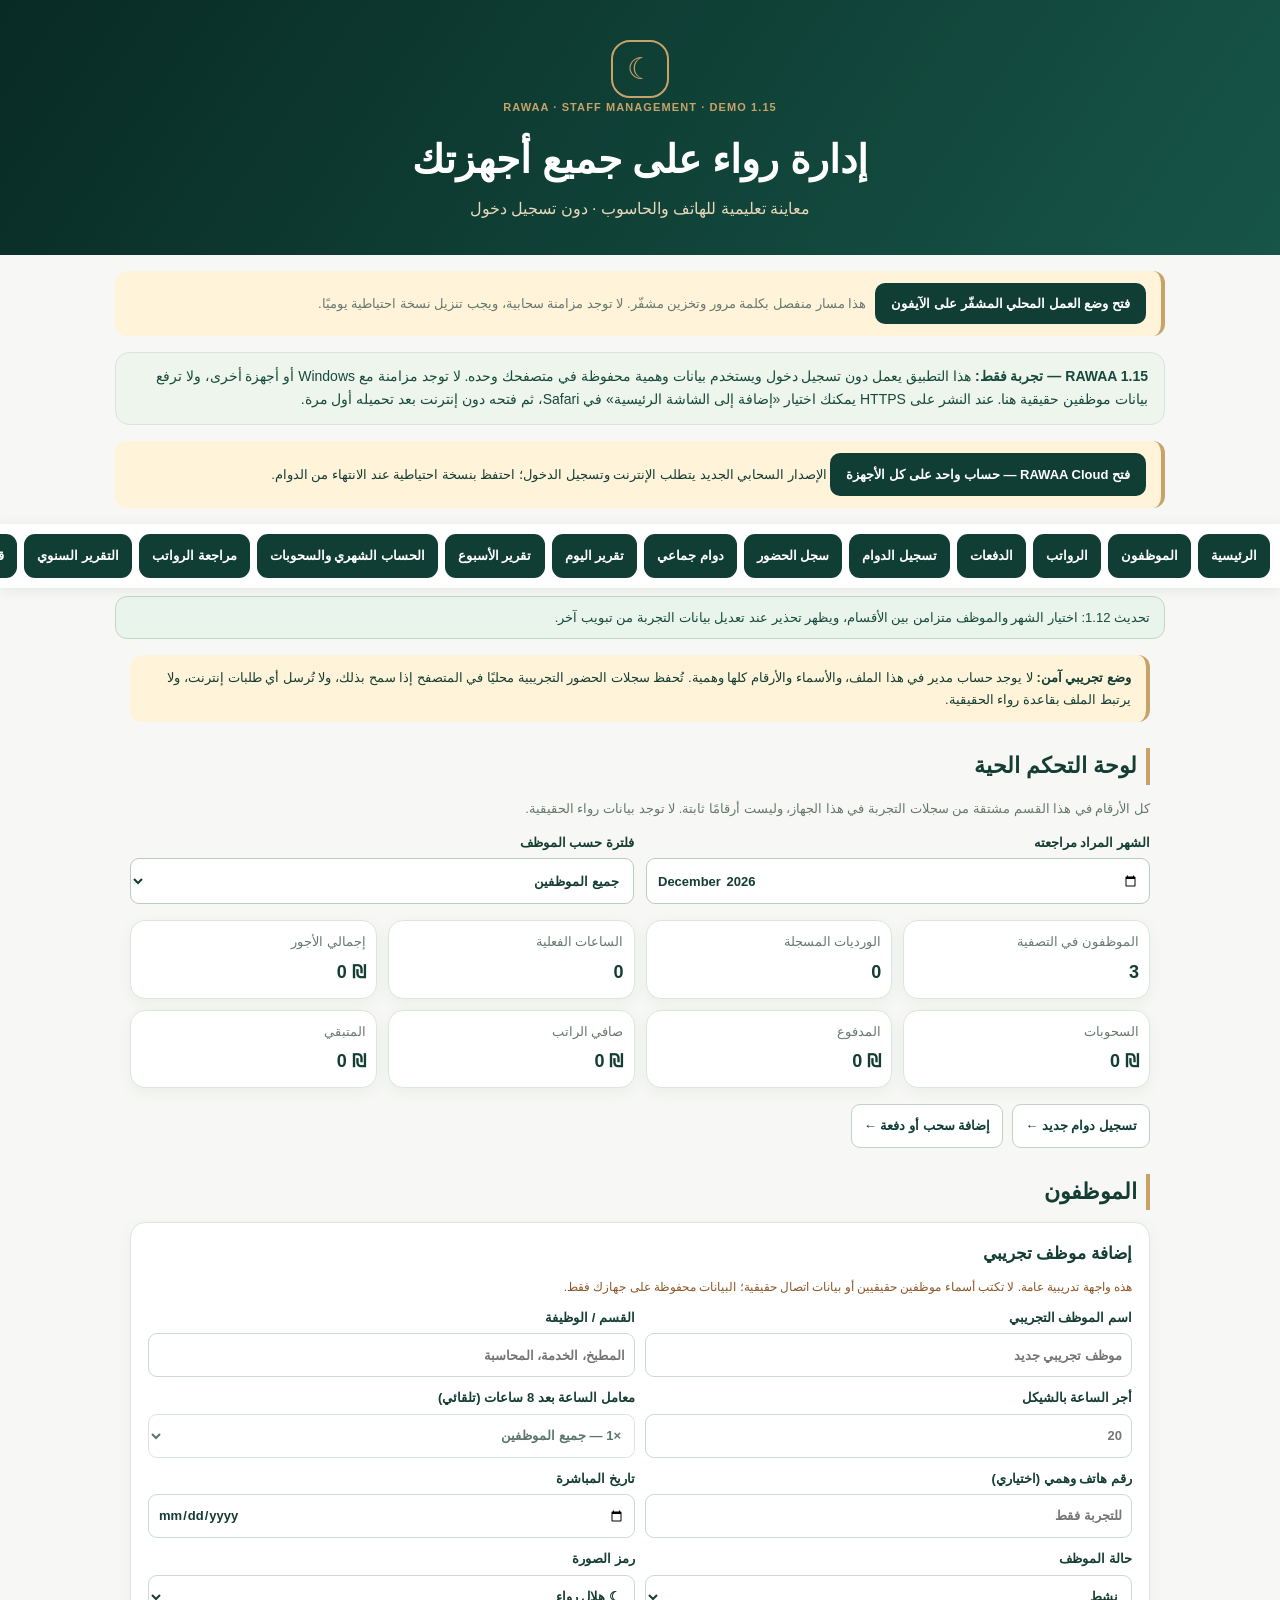
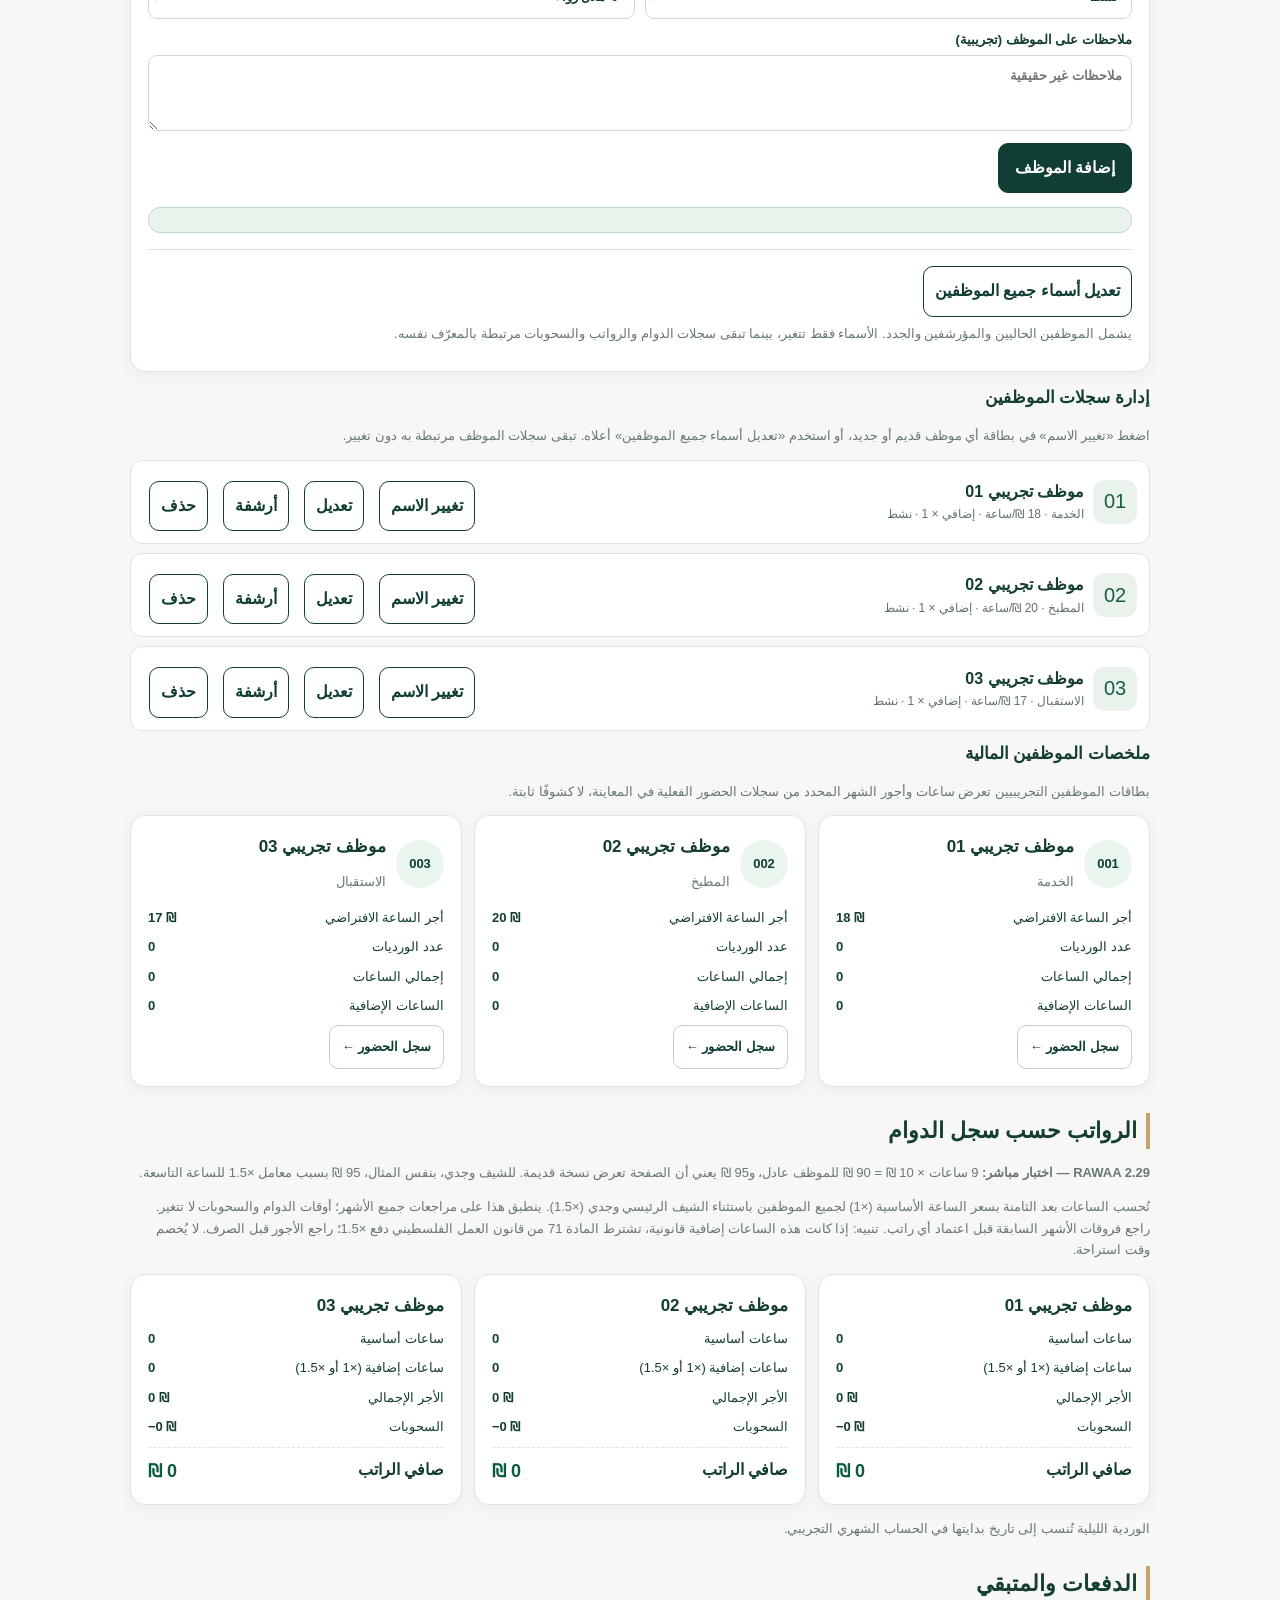
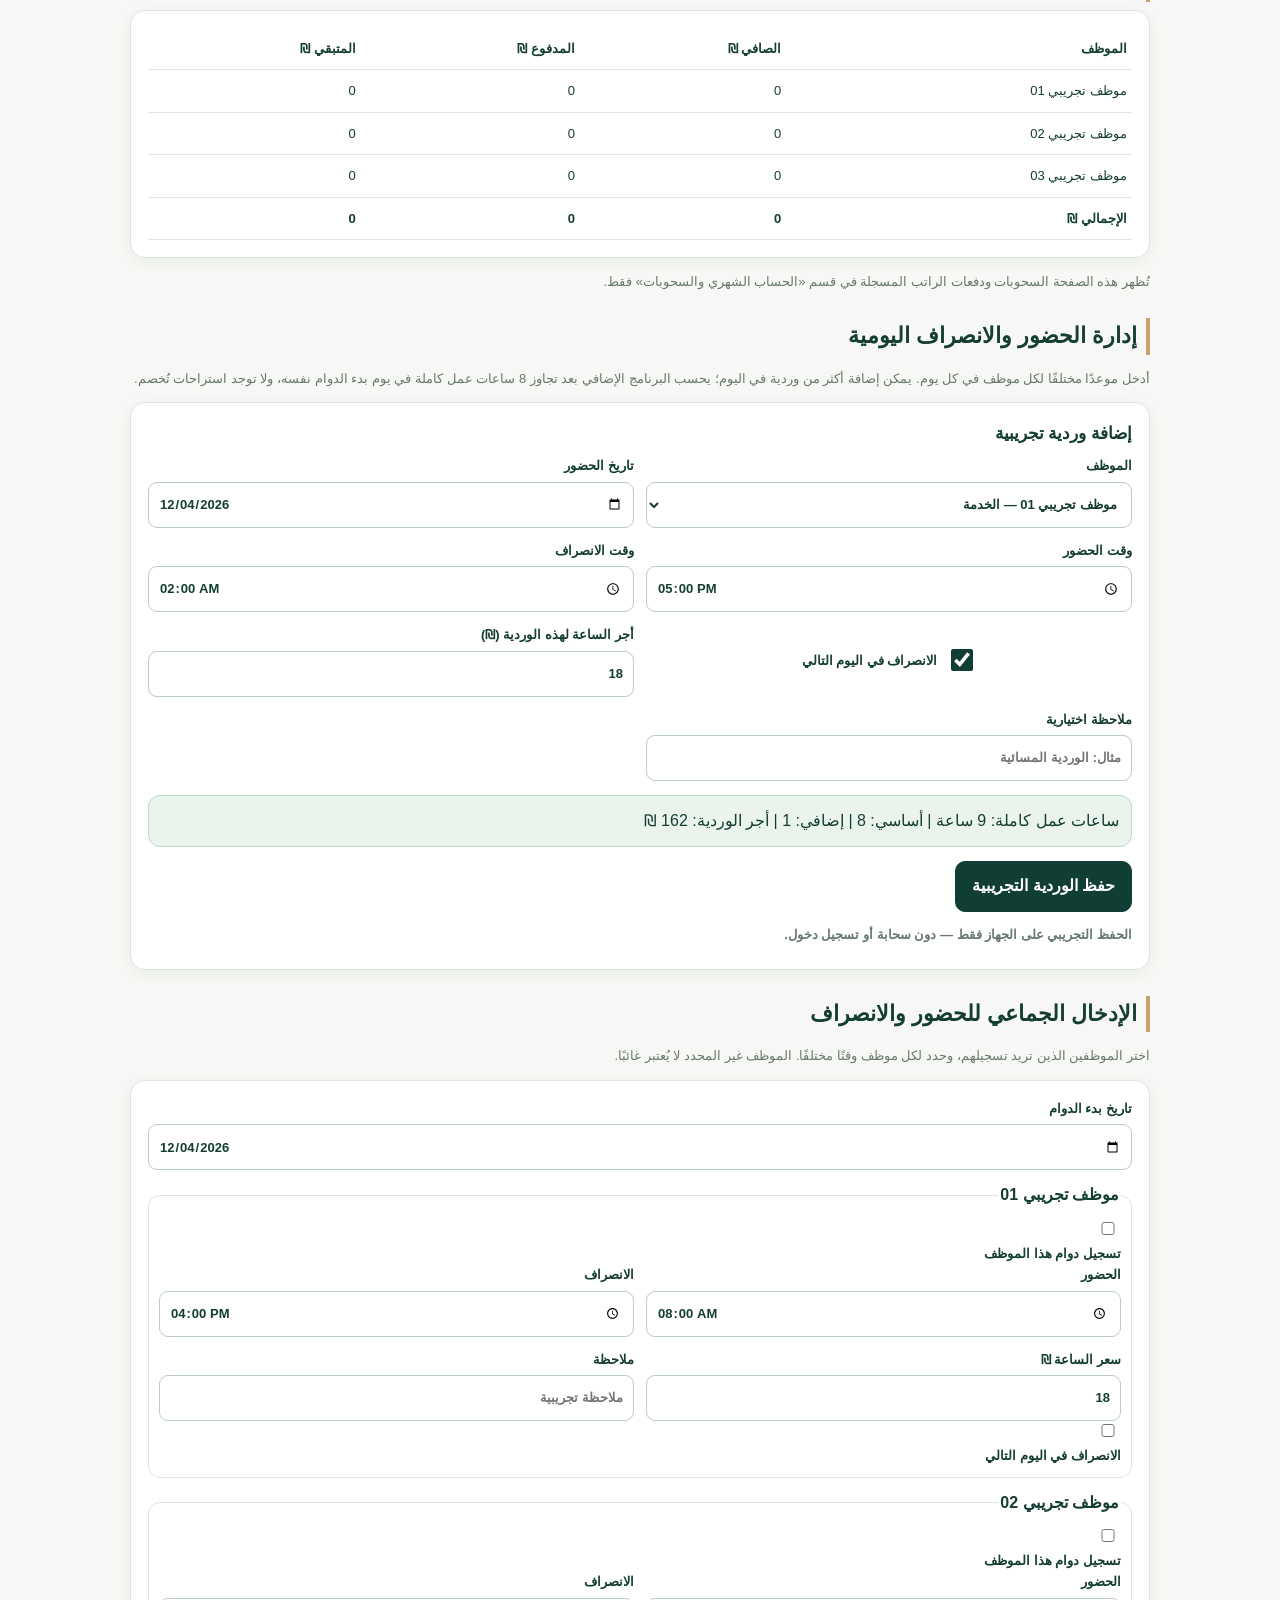
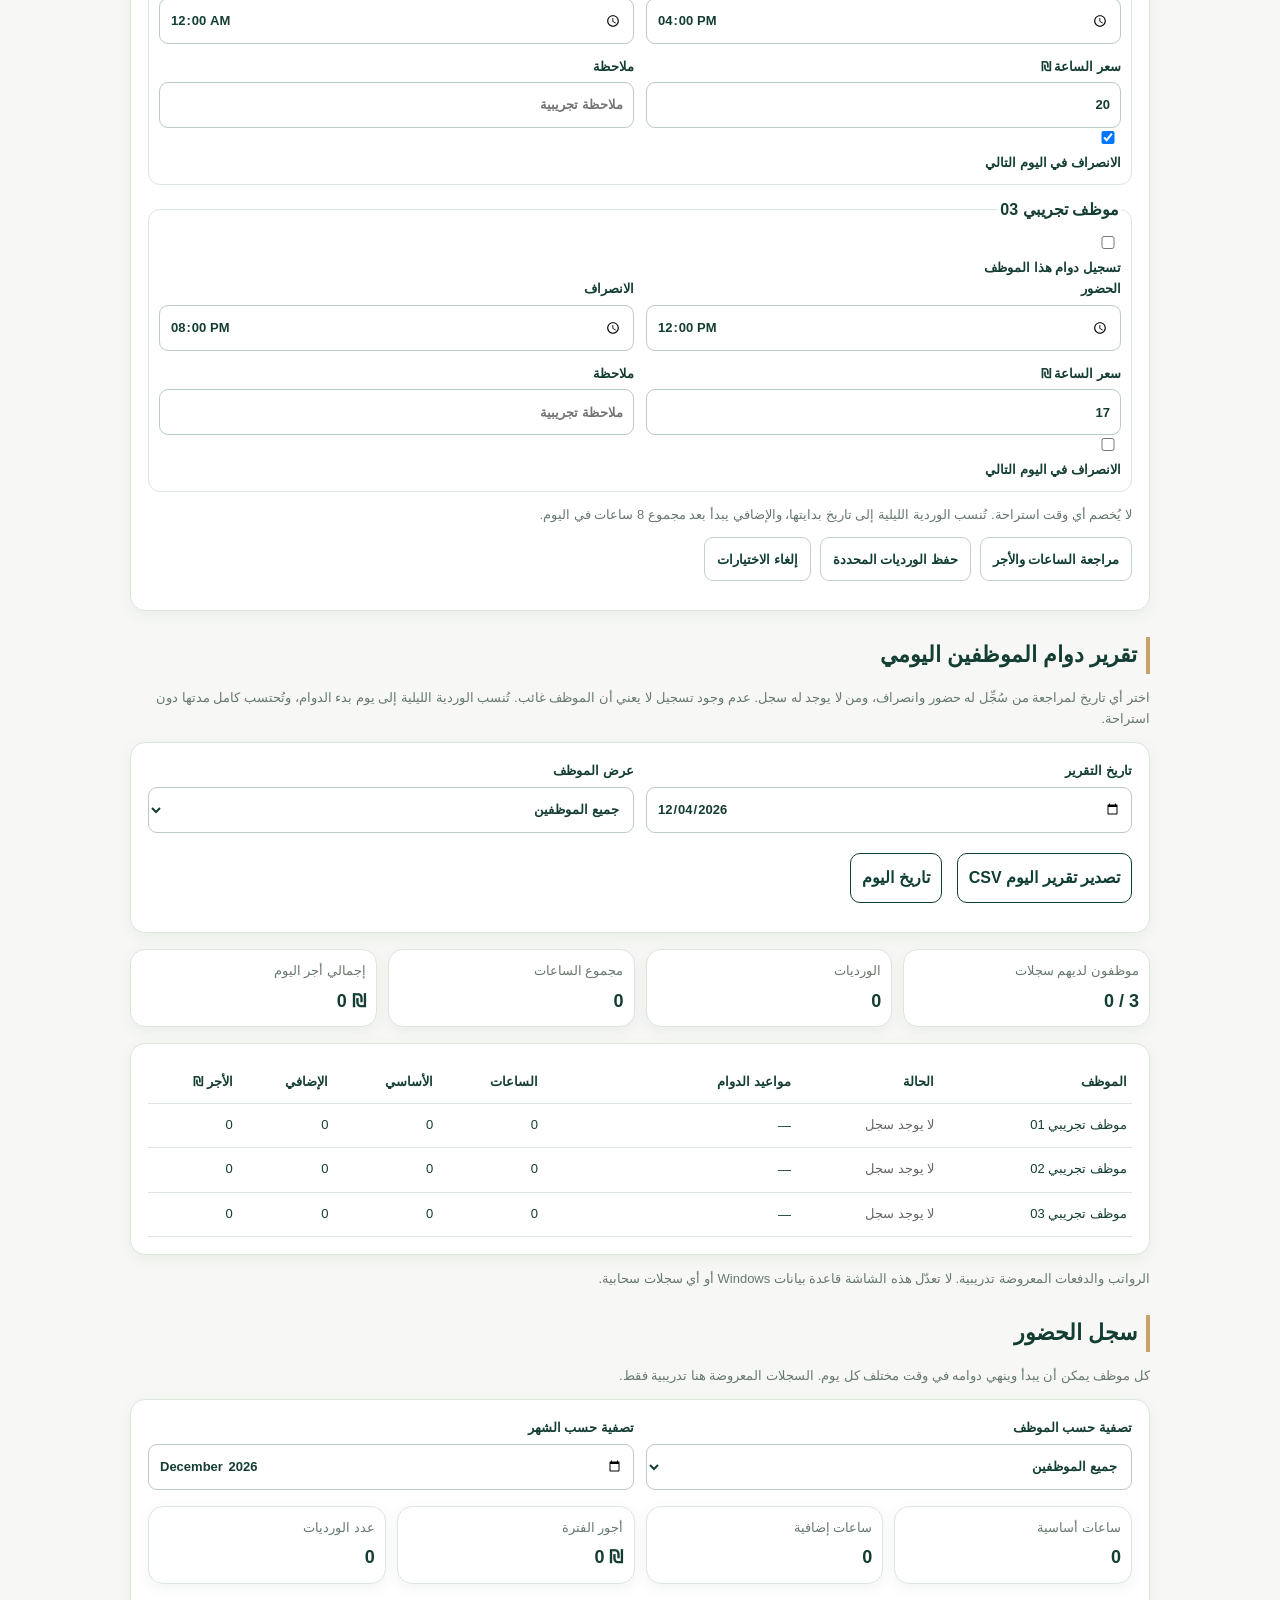
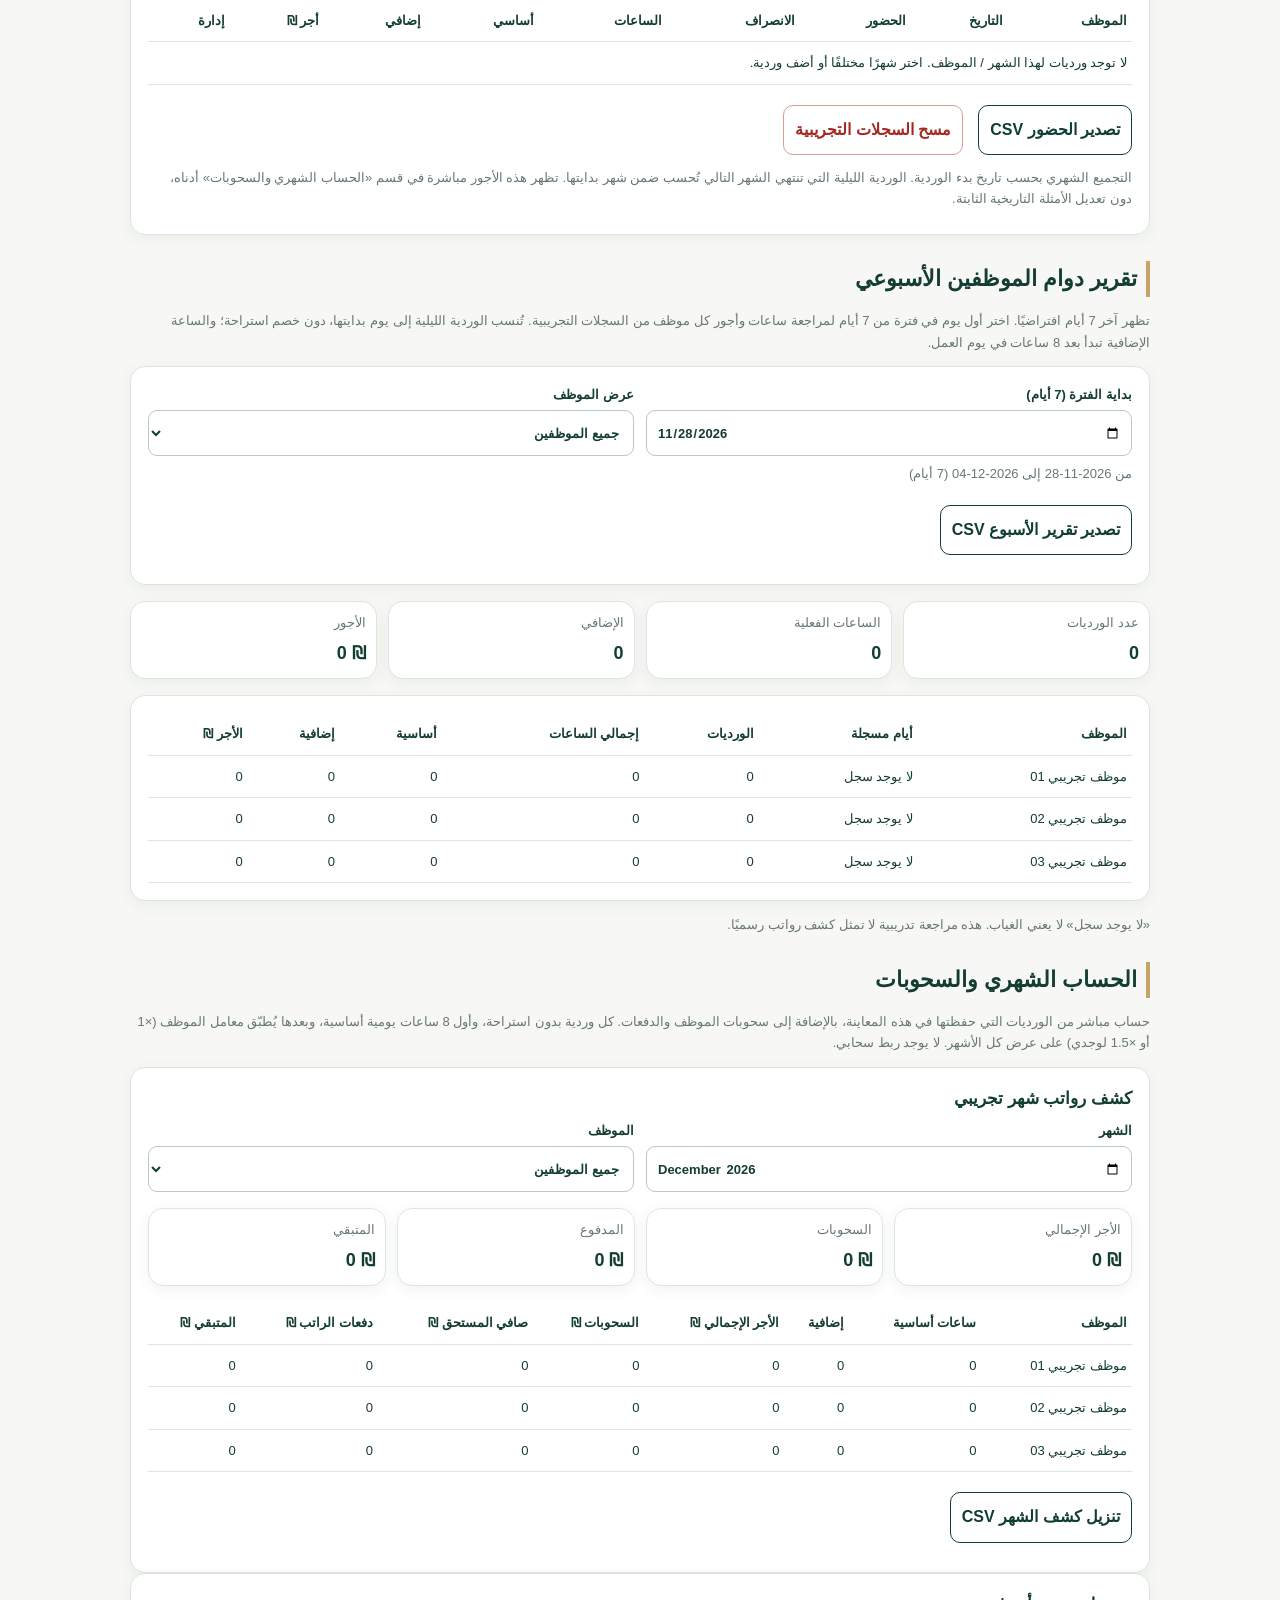
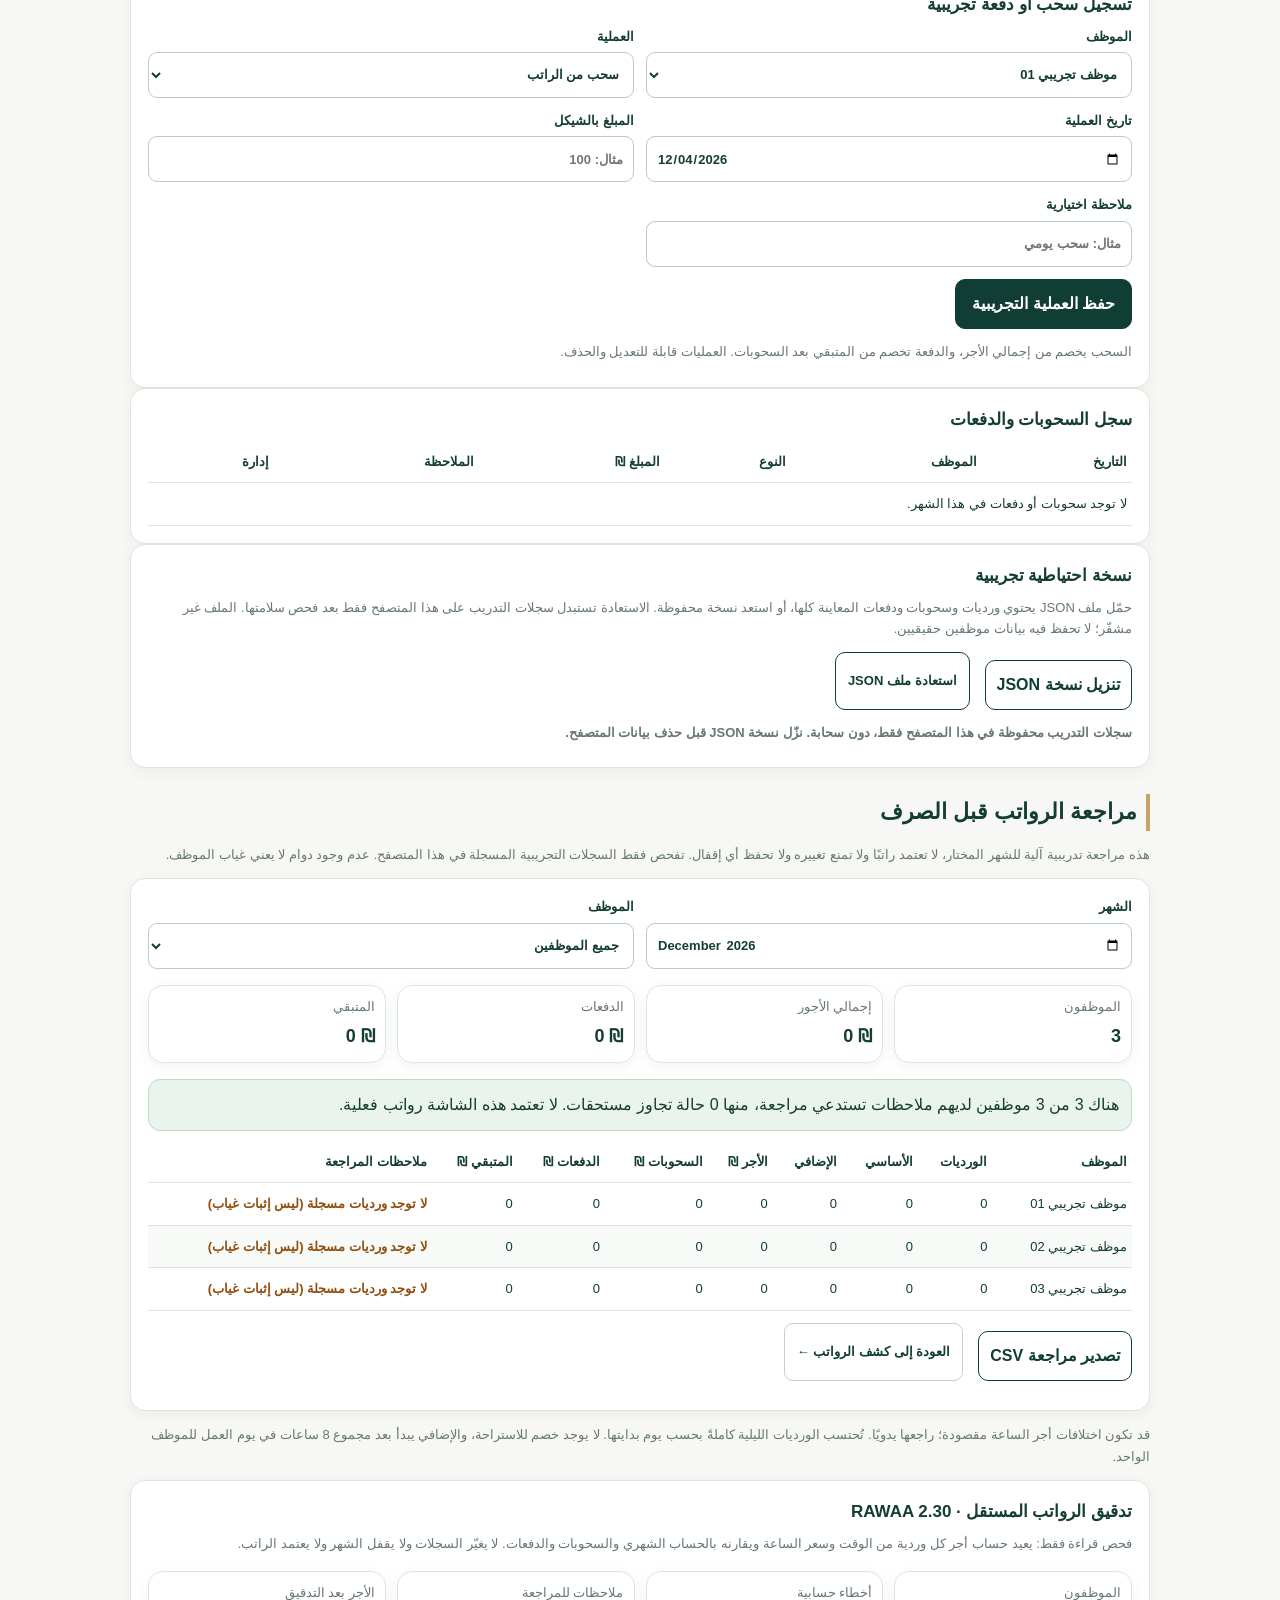
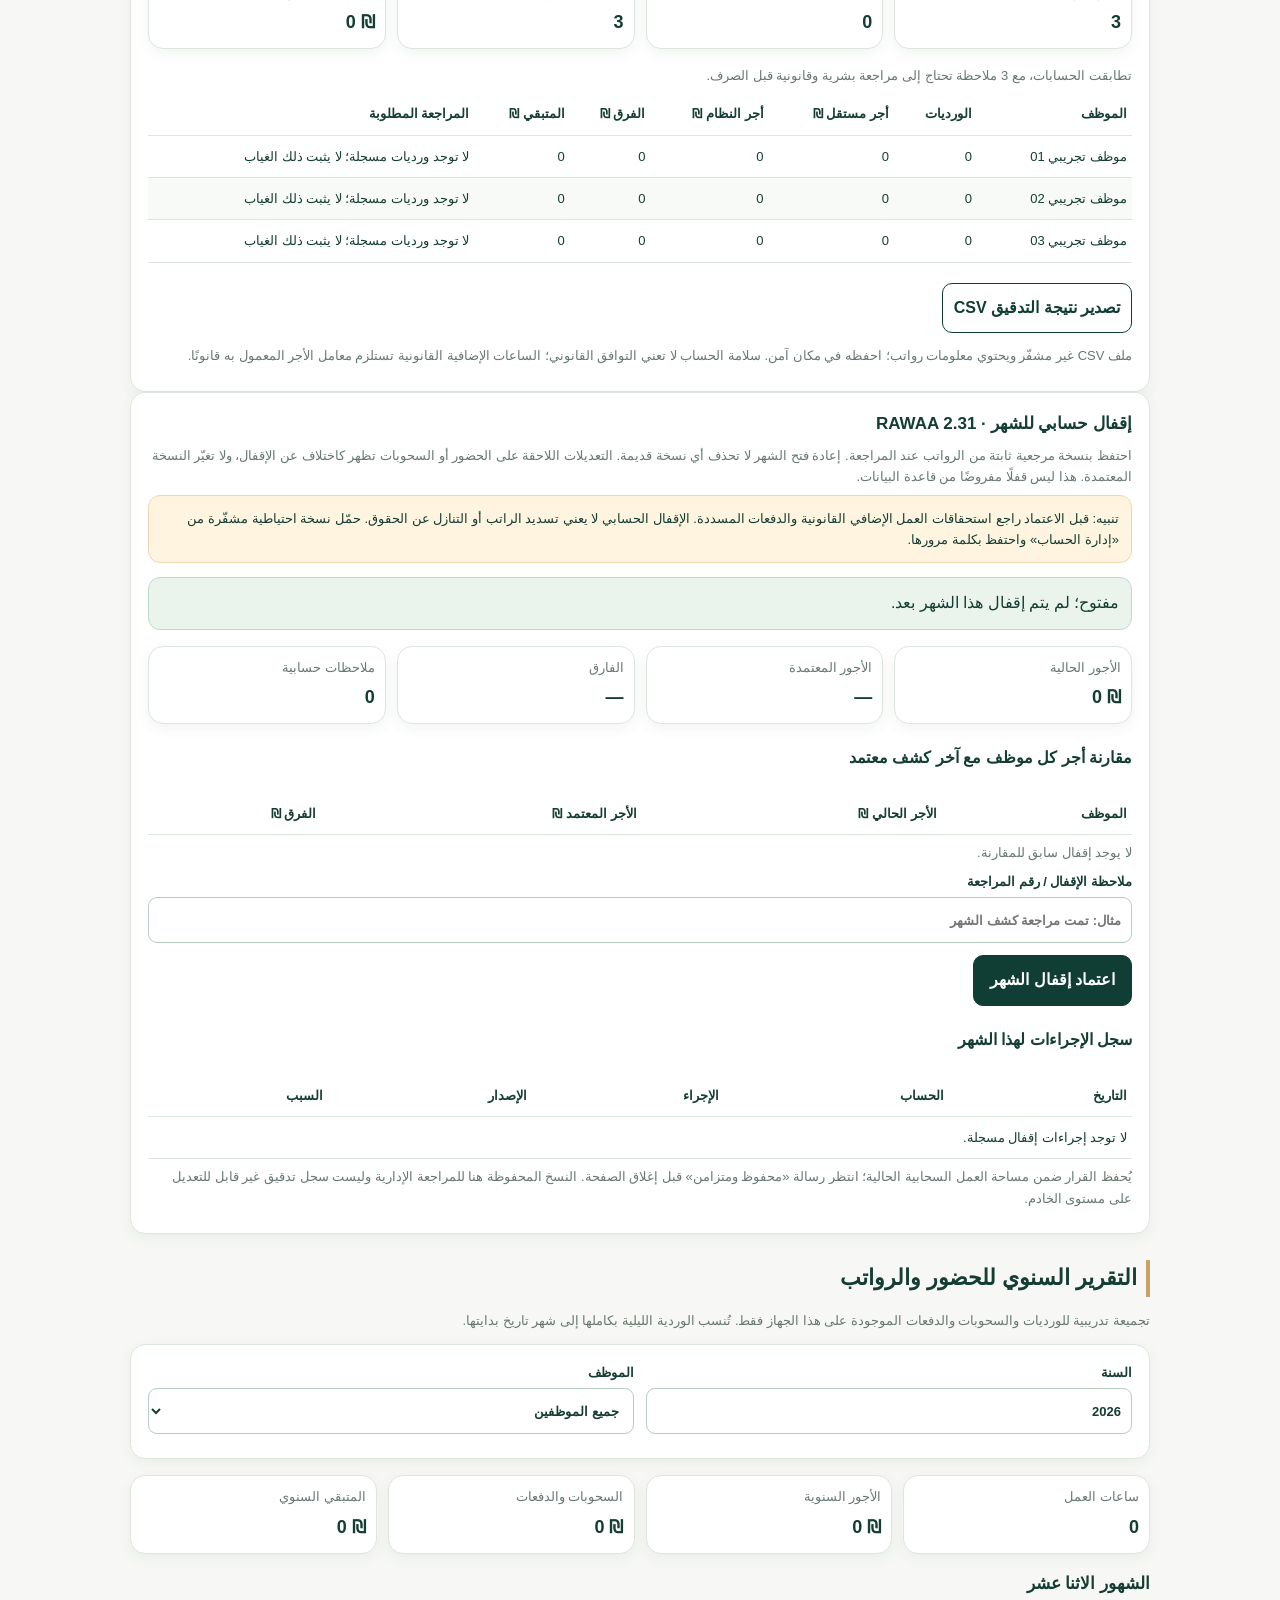
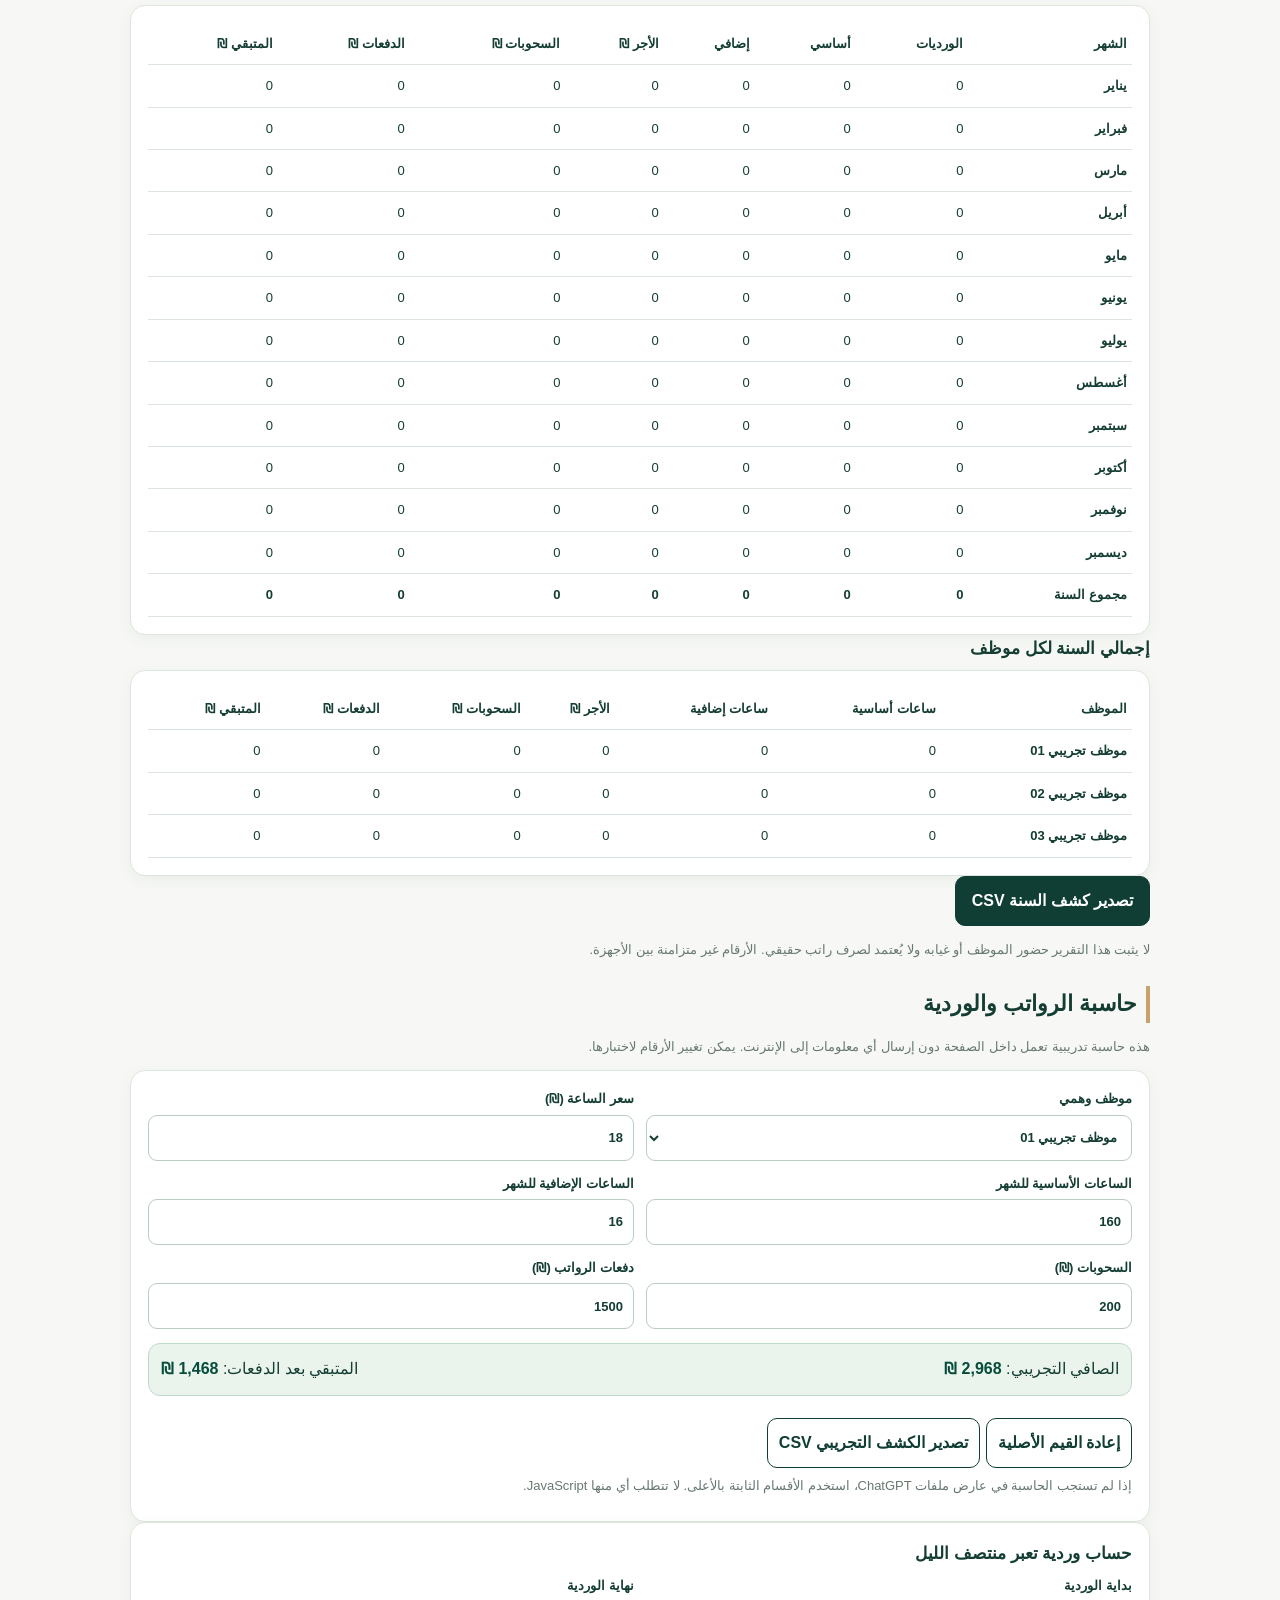
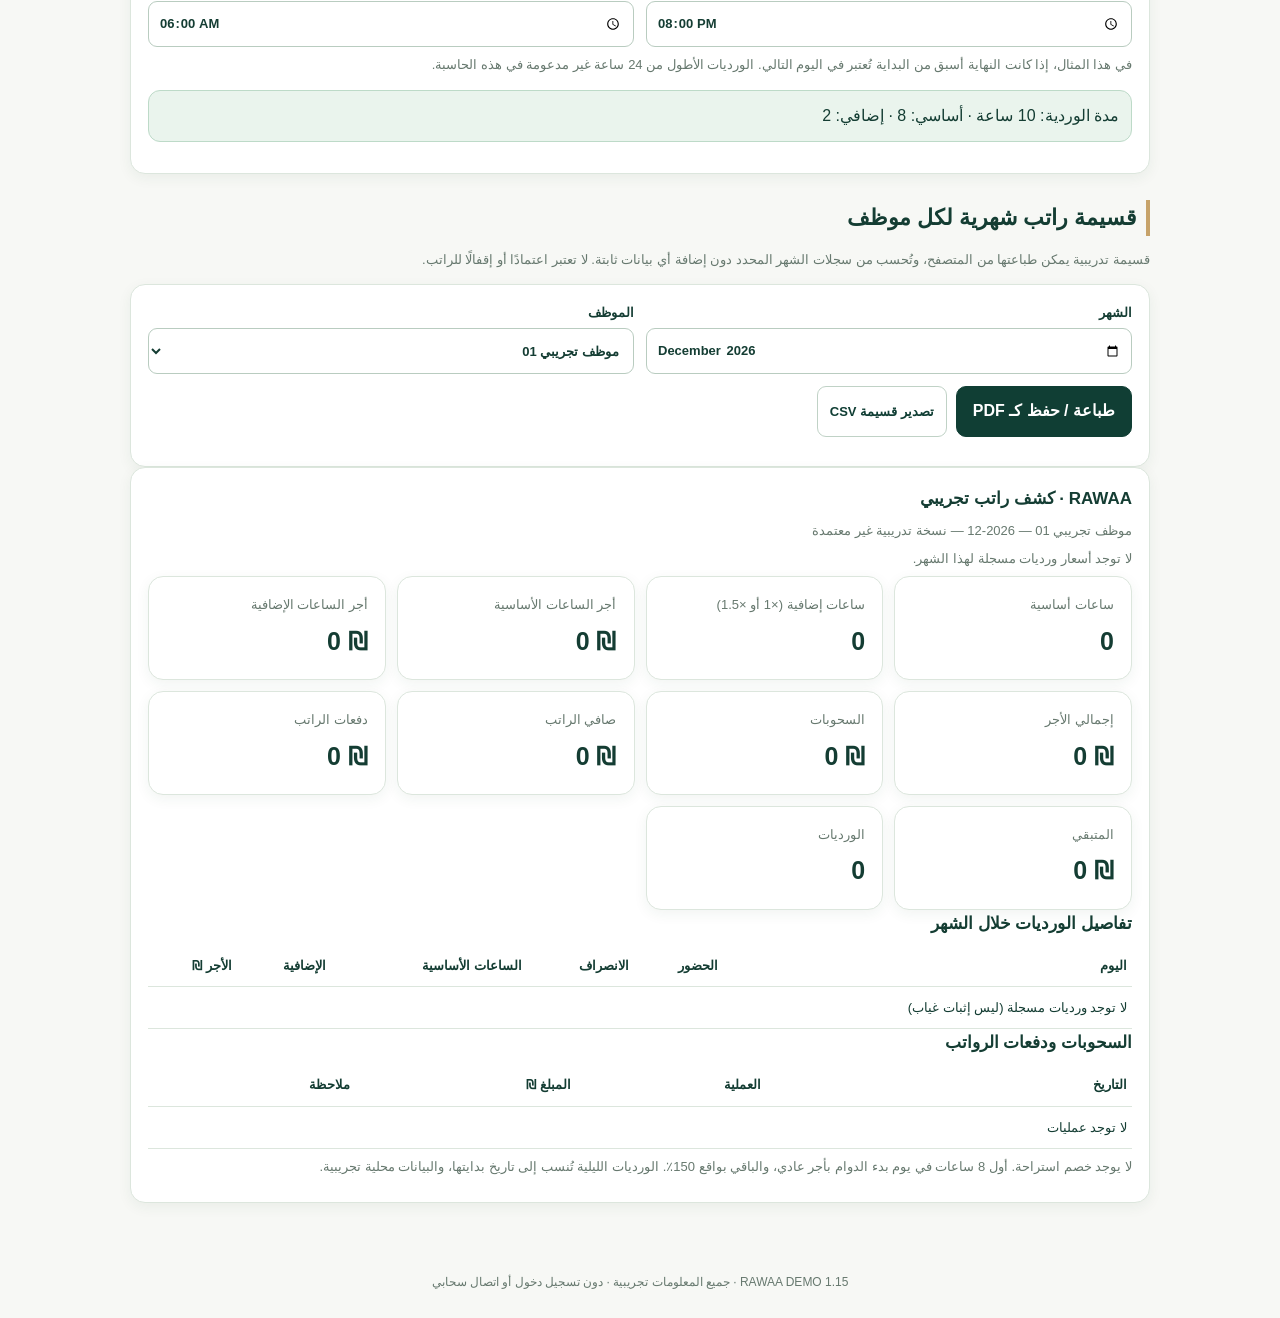
<file: index.html>
<!DOCTYPE html>
<html dir="rtl" lang="ar"><head><meta charset="utf-8"/><meta content="width=device-width,initial-scale=1,viewport-fit=cover" name="viewport"/><meta content="#103e34" name="theme-color"/><link rel="manifest" href="./manifest.webmanifest"/><link rel="apple-touch-icon" href="./icon.svg"/><meta name="apple-mobile-web-app-capable" content="yes"/><meta name="apple-mobile-web-app-status-bar-style" content="default"/><meta name="apple-mobile-web-app-title" content="RAWAA تجريبي"/><meta content="معاينة رواء التدريبية للموظفين والرواتب بدون بيانات حقيقية" name="description"/><title>RAWAA — تجريبي 1.15 | الحضور والرواتب والتقرير السنوي</title><link rel="stylesheet" href="./staff.css?v=115"><style>
:root{--deep:#103e34;--gold:#c7a36a;--bg:#f7f8f5;--ink:#143d33;--muted:#67796f;--border:#dce6dd;color-scheme:light}*{box-sizing:border-box}html{scroll-behavior:smooth}body{margin:0;background:var(--bg);font:16px/1.65 -apple-system,BlinkMacSystemFont,"Segoe UI",Tahoma,Arial,sans-serif;color:var(--ink)}header{background:linear-gradient(125deg,#082b24,#175548);color:#fff;text-align:center;padding:40px 15px 28px}header .moon{display:inline-grid;place-items:center;width:58px;height:58px;border:2px solid var(--gold);border-radius:19px;font-size:30px;color:var(--gold)}h1{font-size:clamp(25px,6vw,39px);margin:12px 0 2px}header p{color:#e9d7bb;margin:4px}.tiny{font-size:11px;letter-spacing:.1em;color:var(--gold);font-weight:700}.alert{margin:16px auto;background:#fff3d9;border-right:4px solid var(--gold);padding:12px 15px;border-radius:12px;font-size:13px;max-width:1050px}nav{position:sticky;top:0;z-index:10;display:flex;gap:7px;background:white;box-shadow:0 2px 12px #143b2d17;padding:10px;overflow-x:auto;scrollbar-width:thin;white-space:nowrap}nav a{display:inline-flex;align-items:center;justify-content:center;min-height:44px;flex:0 0 auto;background:var(--deep);color:#fff;padding:7px 13px;border-radius:11px;text-decoration:none;font-size:13px;font-weight:700}a,button{touch-action:manipulation}a:focus-visible,button:focus-visible,input:focus-visible,select:focus-visible{outline:3px solid var(--gold);outline-offset:2px}main{padding:0 15px 45px;max-width:1050px;margin:auto}section{scroll-margin-top:90px;margin-top:26px}h2{font-size:22px;margin:0 0 8px;border-right:4px solid var(--gold);padding-right:9px}h3{font-size:17px;margin:0 0 7px}.hint,small{color:var(--muted);font-size:13px}.stats{display:grid;grid-template-columns:repeat(2,minmax(0,1fr));gap:11px}.stat,.card{background:white;border:1px solid var(--border);border-radius:15px;padding:17px;box-shadow:0 4px 14px #244e3510}.stat{display:flex;flex-direction:column;gap:5px}.stat strong{font-size:25px;direction:ltr;text-align:right}.cols{display:grid;grid-template-columns:1fr;gap:12px}.card p{margin:7px 0}.employeehead{display:flex;align-items:center;gap:10px;margin-bottom:12px}.avatar{display:grid;place-items:center;width:48px;height:48px;border-radius:50%;background:#e9f5ed;color:var(--deep);font-size:13px;font-weight:800;flex:none}.actions{display:flex;gap:9px;flex-wrap:wrap;margin:12px 0}.actions a,.plain{color:var(--deep);display:inline-flex;align-items:center;min-height:44px;border:1px solid #c0d2c6;border-radius:9px;padding:8px 12px;text-decoration:none;font-weight:700;font-size:13px;background:#fff}.moneyrow{display:flex;justify-content:space-between;gap:12px;margin:8px 0;font-size:13px}.moneyrow strong{white-space:nowrap;direction:ltr}.net{border-top:1px dashed var(--border);display:flex;justify-content:space-between;padding-top:9px;margin-top:10px;font-weight:700}.net strong{font-size:18px;color:#0b5a42}.warning{margin:12px 0;background:#fff4df;padding:12px;border-radius:12px;font-size:13px;border:1px solid #edd7b2}.overflow{overflow-x:auto}table{width:100%;border-collapse:collapse;min-width:340px;font-size:13px}th,td{text-align:right;border-bottom:1px solid var(--border);padding:10px 5px}td:not(:first-child){direction:ltr;text-align:right}.last{font-weight:800}label{font-size:13px;font-weight:650;display:flex;flex-direction:column;gap:5px}input,select{font:inherit;width:100%;min-height:46px;border:1px solid #b9ccc0;background:white;border-radius:9px;padding:8px 10px;color:var(--ink)}.formgrid{display:grid;grid-template-columns:repeat(2,minmax(0,1fr));gap:12px}button.primary{background:var(--deep);color:#fff;border:1px solid var(--deep);padding:11px 16px;border-radius:10px;min-height:44px;font:inherit;font-weight:700;cursor:pointer}button.outline{background:#fff;border:1px solid var(--deep);color:var(--deep);padding:11px;border-radius:10px;min-height:44px;font:inherit;font-weight:650;margin:8px 0 0 6px;cursor:pointer}.result{background:#eaf4ed;border:1px solid #bddac8;border-radius:12px;margin:14px 0;padding:12px;display:flex;gap:12px;justify-content:space-between;flex-wrap:wrap}.result strong{color:#064c3b}.checklabel{justify-content:center;flex-direction:row;align-items:center;gap:10px}.checklabel input{width:22px;min-height:22px;accent-color:var(--deep)}.mini-stats{margin:16px 0}.mini-stats .stat{padding:10px}.mini-stats strong{font-size:18px}.error{background:#ffe6e2;color:#a02820;border-radius:10px;padding:10px;margin:10px 0}.danger{color:#a32a24!important;border-color:#db9b95!important}.tiny-button{font-size:12px;min-height:36px;white-space:nowrap;background:#fff;border:1px solid #9ab4a2;border-radius:9px;padding:5px 9px;color:var(--deep);cursor:pointer}.row-buttons{display:flex;gap:5px;flex-wrap:wrap}#attendance-table{min-width:760px}#attendance-table td{white-space:nowrap}#storage-status{font-weight:600}footer{text-align:center;padding:25px 15px;font-size:12px;color:var(--muted)}@media(min-width:720px){.stats{grid-template-columns:repeat(4,1fr)}.cols{grid-template-columns:repeat(3,minmax(0,1fr))}}@media(max-width:360px){.formgrid{grid-template-columns:1fr}nav a{padding:7px 10px}}@media(prefers-reduced-motion:reduce){html{scroll-behavior:auto}}
#fin-month-table{min-width:850px}#fin-ledger-table{min-width:620px}.filelabel{position:relative;display:inline-flex;align-items:center;justify-content:center;border:1px solid var(--deep);border-radius:10px;padding:9px 12px;background:#fff;min-height:44px;cursor:pointer;font-weight:700;font-size:13px}.filelabel input{position:absolute;inset:0;opacity:0;width:100%;cursor:pointer}#fin-storage{font-weight:650}.subtle{color:var(--muted)}
#daily-report .stat strong{font-variant-numeric:tabular-nums}#daily-report td:nth-child(3){min-width:140px;line-height:1.8}#daily-report td{vertical-align:top}#daily-report .daily-empty{color:#666}#daily-report .daily-present{font-weight:700;color:#15624d}@media(max-width:600px){#daily-report .card{padding:12px}}
</style><style>#payroll-review #review-result{margin:10px 0}#payroll-review .flag{font-weight:750;color:#915012}#payroll-review .good{font-weight:750;color:#17634a}#payroll-review table{min-width:1000px}#payroll-review .overflow{max-width:100%;overflow:auto}#payroll-review tbody tr:nth-child(even){background:#f8faf8}</style><style id="rawaa-v18-ui">
.rawaa-v18-note{max-width:1050px;margin:8px auto 0;padding:10px 14px;border-radius:12px;background:#e9f4ed;border:1px solid #bdd9c6;font-size:13px;color:#184a3d}
.rawaa-stale-shield{position:fixed;inset:0;z-index:99999;background:#092e27ed;color:white;display:flex;align-items:center;justify-content:center;padding:20px;direction:rtl}
.rawaa-stale-shield .rawaa-stale-card{background:#fff;color:#143d33;border-radius:18px;padding:25px;max-width:440px;width:100%;box-shadow:0 15px 70px #0006;text-align:center}
.rawaa-stale-shield button{font:inherit;background:#103e34;color:#fff;border:0;border-radius:10px;padding:14px 20px;font-weight:750;min-height:48px;cursor:pointer}
</style><style>@media print{header,nav,footer,main>section:not(#payslip),main>aside,main>.alert,#payslip>.no-print,#payslip>.hint{display:none!important}body{background:#fff}main{max-width:none;padding:0}#payslip{display:block;margin:0}#payslip .tablewrap{overflow:visible}#payslip table{min-width:0;width:100%;table-layout:fixed}#payslip th,#payslip td{white-space:normal;overflow-wrap:anywhere}#payslip thead{display:table-header-group}#payslip tr{break-inside:avoid}#payslip .card{box-shadow:none;border:0;padding:5px}#payslip table{font-size:11px}#payslip .stat{box-shadow:none;padding:7px}#payslip .stats{grid-template-columns:repeat(4,1fr)}@page{size:A4;margin:12mm}}</style></head><body><header><div class="moon">☾</div><div class="tiny">RAWAA · STAFF MANAGEMENT · DEMO 1.15</div><h1>إدارة رواء على جميع أجهزتك</h1><p>معاينة تعليمية للهاتف والحاسوب · دون تسجيل دخول</p></header><aside class="alert" role="note"><a href="./work.html" style="display:inline-block;background:#103e34;color:#fff;font-weight:bold;text-decoration:none;border-radius:10px;padding:10px 16px;margin-left:9px">فتح وضع العمل المحلي المشفّر على الآيفون</a><small>هذا مسار منفصل بكلمة مرور وتخزين مشفّر. لا توجد مزامنة سحابية، ويجب تنزيل نسخة احتياطية يوميًا.</small></aside><aside style="max-width:1050px;margin:12px auto;padding:12px 16px;border:1px solid #d6e6dc;border-radius:14px;background:#edf5ed;color:#174a3c;font-size:14px" role="note"><strong>RAWAA 1.15 — تجربة فقط:</strong> هذا التطبيق يعمل دون تسجيل دخول ويستخدم بيانات وهمية محفوظة في متصفحك وحده. لا توجد مزامنة مع Windows أو أجهزة أخرى، ولا ترفع بيانات موظفين حقيقية هنا. عند النشر على HTTPS يمكنك اختيار «إضافة إلى الشاشة الرئيسية» في Safari، ثم فتحه دون إنترنت بعد تحميله أول مرة.</aside><aside class="alert" role="note"><a href="./cloud.html" style="display:inline-block;background:#103e34;color:white;text-decoration:none;font-weight:800;padding:11px 16px;border-radius:10px">فتح RAWAA Cloud — حساب واحد على كل الأجهزة</a><span> الإصدار السحابي الجديد يتطلب الإنترنت وتسجيل الدخول؛ احتفظ بنسخة احتياطية عند الانتهاء من الدوام.</span></aside><nav aria-label="أقسام رواء"><a href="#dashboard">الرئيسية</a><a href="#employees">الموظفون</a><a href="#payroll">الرواتب</a><a href="#payments">الدفعات</a><a href="#attendance">تسجيل الدوام</a><a href="#attendance-log">سجل الحضور</a><a href="#bulk-attendance">دوام جماعي</a><a href="#daily-report">تقرير اليوم</a><a href="#weekly-report">تقرير الأسبوع</a><a href="#monthly-ledger">الحساب الشهري والسحوبات</a><a href="#payroll-review">مراجعة الرواتب</a><a href="#annual-report">التقرير السنوي</a><a href="#payslip">قسيمة الراتب</a><a href="#calculator">الحاسبة</a></nav><main><noscript><div class="error" role="alert"><strong>المعاينة التفاعلية لا تعمل في هذا العارض.</strong> افتح الملف عبر متصفح يدعم JavaScript أو رابط HTTPS عند توفره. يمكنك قراءة شرح الأقسام، لكن لا تعتمد على الأرقام الفارغة ولا تُدخل بيانات موظفين حقيقية.</div></noscript><div class="alert" role="note"><strong>وضع تجريبي آمن:</strong> لا يوجد حساب مدير في هذا الملف، والأسماء والأرقام كلها وهمية. تُحفظ سجلات الحضور التجريبية محليًا في المتصفح إذا سمح بذلك، ولا تُرسل أي طلبات إنترنت، ولا يرتبط الملف بقاعدة رواء الحقيقية.</div><section id="dashboard"><h2>لوحة التحكم الحية</h2><p class="hint">كل الأرقام في هذا القسم مشتقة من سجلات التجربة في هذا الجهاز، وليست أرقامًا ثابتة. لا توجد بيانات رواء الحقيقية.</p><div class="formgrid"><label>الشهر المراد مراجعته<input id="dash-month" type="month" value="2026-10"/></label><label>فلترة حسب الموظف<select id="dash-filter"><option value="all">جميع الموظفين</option><option value="001">موظف تجريبي 01</option><option value="002">موظف تجريبي 02</option><option value="003">موظف تجريبي 03</option></select></label></div><div aria-live="polite" class="stats mini-stats" id="live-dashboard-stats"></div><div class="warning" hidden="" id="live-dashboard-warning"></div><div class="actions"><a href="#attendance">تسجيل دوام جديد ←</a><a href="#monthly-ledger">إضافة سحب أو دفعة ←</a></div></section><section id="employees"><h2>الموظفون</h2><div class="staff-manage-panel" id="staff-manager">
<h3 id="staff-form-title">إضافة موظف تجريبي</h3>
<p class="staff-storage-notice">هذه واجهة تدريبية عامة. لا تكتب أسماء موظفين حقيقيين أو بيانات اتصال حقيقية؛ البيانات محفوظة على جهازك فقط.</p>
<form id="staff-form" novalidate>
<div class="staff-manage-grid">
<label>اسم الموظف التجريبي<input id="staff-name" required maxlength="65" placeholder="موظف تجريبي جديد" autocomplete="off"></label>
<label>القسم / الوظيفة<input id="staff-role" maxlength="65" placeholder="المطبخ، الخدمة، المحاسبة"></label>
<label>أجر الساعة بالشيكل<input id="staff-rate" type="number" required min="0.01" max="10000" step="0.01" inputmode="decimal" placeholder="20"></label>
<label>معامل الساعة بعد 8 ساعات (تلقائي)<select id="staff-overtime-factor" disabled aria-label="معامل الساعات الزائدة محدد تلقائيًا"><option value="1">×1 — جميع الموظفين</option><option value="1.5">×1.5 — الشيف الرئيسي وجدي</option></select></label>
<label>رقم هاتف وهمي (اختياري)<input id="staff-phone" type="text" maxlength="35" autocomplete="off" placeholder="للتجربة فقط"></label>
<label>تاريخ المباشرة<input id="staff-startDate" type="date"></label>
<label>حالة الموظف<select id="staff-status"><option value="active">نشط</option><option value="archived">مؤرشف</option></select></label>
<label>رمز الصورة<select id="staff-avatar"><option value="☾">☾ هلال رواء</option><option value="👤">👤 شخص</option><option value="👨‍🍳">👨‍🍳 طاهٍ</option><option value="👩‍🍳">👩‍🍳 طاهية</option><option value="🍽️">🍽️ خدمة</option></select></label>
<label class="full">ملاحظات على الموظف (تجريبية)<textarea id="staff-note" maxlength="200" rows="2" placeholder="ملاحظات غير حقيقية"></textarea></label>
</div>
<div class="staff-manage-actions"><button class="primary" type="submit" id="staff-save">إضافة الموظف</button><button class="outline" type="button" hidden id="staff-cancel">إلغاء التعديل</button></div>
<p id="staff-feedback" aria-live="polite" role="status" class="result"></p>
</form></div>
<h3>إدارة سجلات الموظفين</h3><p class="hint">اضغط «تغيير الاسم» في بطاقة أي موظف قديم أو جديد، أو استخدم «تعديل أسماء جميع الموظفين» أعلاه. تبقى سجلات الموظف مرتبطة به دون تغيير.</p>
<div id="staff-manage-cards"></div><h3>ملخصات الموظفين المالية</h3><p class="hint">بطاقات الموظفين التجريبيين تعرض ساعات وأجور الشهر المحدد من سجلات الحضور الفعلية في المعاينة، لا كشوفًا ثابتة.</p><div class="cols" id="live-employee-cards"></div></section><section id="payroll"><h2>الرواتب حسب سجل الدوام</h2><p class="hint"><strong>RAWAA 2.29 — اختبار مباشر:</strong> 9 ساعات × 10 ₪ = 90 ₪ للموظف عادل، و95 ₪ يعني أن الصفحة تعرض نسخة قديمة. للشيف وجدي، بنفس المثال، 95 ₪ بسبب معامل ×1.5 للساعة التاسعة.</p><p class="hint">تُحسب الساعات بعد الثامنة بسعر الساعة الأساسية (×1) لجميع الموظفين باستثناء الشيف الرئيسي وجدي (×1.5). ينطبق هذا على مراجعات جميع الأشهر؛ أوقات الدوام والسحوبات لا تتغير. راجع فروقات الأشهر السابقة قبل اعتماد أي راتب. تنبيه: إذا كانت هذه الساعات إضافية قانونية، تشترط المادة 71 من قانون العمل الفلسطيني دفع ×1.5؛ راجع الأجور قبل الصرف. لا يُخصم وقت استراحة.</p><div class="cols" id="live-payroll-cards"></div><p class="hint">الوردية الليلية تُنسب إلى تاريخ بدايتها في الحساب الشهري التجريبي.</p></section><section id="payments"><h2>الدفعات والمتبقي</h2><div class="card overflow"><table><thead><tr><th>الموظف</th><th>الصافي ₪</th><th>المدفوع ₪</th><th>المتبقي ₪</th></tr></thead><tbody id="live-payments-rows"></tbody></table></div><p class="hint">تُظهر هذه الصفحة السحوبات ودفعات الراتب المسجلة في قسم «الحساب الشهري والسحوبات» فقط.</p></section><section id="attendance"><h2>إدارة الحضور والانصراف اليومية</h2><p class="hint">أدخل موعدًا مختلفًا لكل موظف في كل يوم. يمكن إضافة أكثر من وردية في اليوم؛ يحسب البرنامج الإضافي بعد تجاوز 8 ساعات عمل كاملة في يوم بدء الدوام نفسه، ولا توجد استراحات تُخصم.</p>
<div class="card"><h3 id="attendance-form-title">إضافة وردية تجريبية</h3>
<form id="attendance-form" novalidate=""><div class="formgrid">
<label>الموظف<select id="att-employee" required=""><option value="001">موظف تجريبي 01 — الخدمة</option><option value="002">موظف تجريبي 02 — المطبخ</option><option value="003">موظف تجريبي 03 — الاستقبال</option></select></label>
<label>تاريخ الحضور<input id="att-date" required="" type="date" value="2026-10-24"/></label>
<label>وقت الحضور<input id="att-start" required="" type="time" value="17:00"/></label>
<label>وقت الانصراف<input id="att-end" required="" type="time" value="02:00"/></label>
<label class="checklabel"><input checked="" id="att-next" type="checkbox"/> الانصراف في اليوم التالي</label>
<label>أجر الساعة لهذه الوردية (₪)<input id="att-rate" inputmode="decimal" max="10000" min="0.01" step="0.5" type="number" value="18"/></label>
<label>ملاحظة اختيارية<input id="att-note" maxlength="120" placeholder="مثال: الوردية المسائية" type="text"/></label>
</div><div aria-live="polite" class="result" id="attendance-preview" role="status">المدة الكاملة والأجر يظهران هنا، دون خصم أي استراحة.</div><div class="error" hidden="" id="attendance-error" role="alert"></div>
<div class="actions"><button class="primary" type="submit">حفظ الوردية التجريبية</button><button class="outline" hidden="" id="att-cancel" type="button">إلغاء التعديل</button></div>
</form><p class="hint" id="storage-status">الحفظ التجريبي على الجهاز فقط — دون سحابة أو تسجيل دخول.</p></div></section>
<section id="bulk-attendance" aria-label="تسجيل الدوام الجماعي"><h2>دوام جماعي</h2><p class="hint">للتجربة فقط. يتطلب تشغيل JavaScript.</p></section><section id="daily-report"><h2>تقرير دوام الموظفين اليومي</h2><p class="hint">اختر أي تاريخ لمراجعة من سُجِّل له حضور وانصراف، ومن لا يوجد له سجل. عدم وجود تسجيل لا يعني أن الموظف غائب. تُنسب الوردية الليلية إلى يوم بدء الدوام، وتُحتسب كامل مدتها دون استراحة.</p>
<div class="card"><div class="formgrid"><label>تاريخ التقرير<input id="daily-date" required="" type="date" value="2026-10-24"/></label><label>عرض الموظف<select id="daily-filter"><option value="all">جميع الموظفين</option><option value="001">موظف تجريبي 01</option><option value="002">موظف تجريبي 02</option><option value="003">موظف تجريبي 03</option></select></label></div><div class="actions"><button class="outline" id="daily-export" type="button">تصدير تقرير اليوم CSV</button><button class="outline" id="daily-today" type="button">تاريخ اليوم</button></div></div>
<div aria-live="polite" class="stats mini-stats" id="daily-stats"></div><div class="card overflow"><table><thead><tr><th>الموظف</th><th>الحالة</th><th>مواعيد الدوام</th><th>الساعات</th><th>الأساسي</th><th>الإضافي</th><th>الأجر ₪</th></tr></thead><tbody id="daily-rows"></tbody></table></div>
<p class="hint">الرواتب والدفعات المعروضة تدريبية. لا تعدّل هذه الشاشة قاعدة بيانات Windows أو أي سجلات سحابية.</p></section><section id="attendance-log"><h2>سجل الحضور</h2><p class="hint">كل موظف يمكن أن يبدأ وينهي دوامه في وقت مختلف كل يوم. السجلات المعروضة هنا تدريبية فقط.</p>
<div class="card"><div class="formgrid"><label>تصفية حسب الموظف<select id="att-filter"><option value="all">جميع الموظفين</option><option value="001">موظف تجريبي 01</option><option value="002">موظف تجريبي 02</option><option value="003">موظف تجريبي 03</option></select></label><label>تصفية حسب الشهر<input id="att-month" type="month" value="2026-10"/></label></div>
<div aria-live="polite" class="stats mini-stats" id="attendance-month-summary"><div class="stat"><small>ساعات أساسية</small><strong>0</strong></div><div class="stat"><small>إضافي</small><strong>0</strong></div><div class="stat"><small>الأجور المحسوبة</small><strong>0 ₪</strong></div><div class="stat"><small>عدد الورديات</small><strong>0</strong></div></div>
<div class="overflow"><table id="attendance-table"><thead><tr><th>الموظف</th><th>التاريخ</th><th>الحضور</th><th>الانصراف</th><th>الساعات</th><th>أساسي</th><th>إضافي</th><th>أجر ₪</th><th>إدارة</th></tr></thead><tbody id="attendance-rows"><tr><td colspan="9">لا توجد ورديات بعد. أضف أول وردية من النموذج أعلاه.</td></tr></tbody></table></div>
<div class="actions"><button class="outline" id="att-export" type="button">تصدير الحضور CSV</button><button class="outline danger" id="att-clear" type="button">مسح السجلات التجريبية</button></div>
<p class="hint">التجميع الشهري بحسب تاريخ بدء الوردية. الوردية الليلية التي تنتهي الشهر التالي تُحسب ضمن شهر بدايتها. تظهر هذه الأجور مباشرة في قسم «الحساب الشهري والسحوبات» أدناه، دون تعديل الأمثلة التاريخية الثابتة.</p></div></section><section id="weekly-report"><h2>تقرير دوام الموظفين الأسبوعي</h2>
<p class="hint">تظهر آخر 7 أيام افتراضيًا. اختر أول يوم في فترة من 7 أيام لمراجعة ساعات وأجور كل موظف من السجلات التجريبية. تُنسب الوردية الليلية إلى يوم بدايتها، دون خصم استراحة؛ والساعة الإضافية تبدأ بعد 8 ساعات في يوم العمل.</p>
<div class="card"><div class="formgrid"><label>بداية الفترة (7 أيام)<input id="weekly-start" type="date" value="2026-10-19" required></label>
<label>عرض الموظف<select id="weekly-filter"><option value="all">جميع الموظفين</option><option value="001">موظف تجريبي 01</option><option value="002">موظف تجريبي 02</option><option value="003">موظف تجريبي 03</option></select></label></div>
<p class="hint" id="weekly-range" role="status" aria-live="polite"></p><div class="actions"><button id="weekly-export" class="outline" type="button">تصدير تقرير الأسبوع CSV</button></div></div>
<div id="weekly-stats" class="stats mini-stats" aria-live="polite"></div>
<div class="card overflow"><table><thead><tr><th>الموظف</th><th>أيام مسجلة</th><th>الورديات</th><th>إجمالي الساعات</th><th>أساسية</th><th>إضافية</th><th>الأجر ₪</th></tr></thead><tbody id="weekly-rows"></tbody></table></div>
<p class="hint">«لا يوجد سجل» لا يعني الغياب. هذه مراجعة تدريبية لا تمثل كشف رواتب رسميًا.</p></section>
<section id="monthly-ledger"><h2>الحساب الشهري والسحوبات</h2>
<p class="hint">حساب مباشر من الورديات التي حفظتها في هذه المعاينة، بالإضافة إلى سحوبات الموظف والدفعات. كل وردية بدون استراحة، وأول 8 ساعات يومية أساسية، وبعدها يُطبّق معامل الموظف (×1 أو ×1.5 لوجدي) على عرض كل الأشهر. لا يوجد ربط سحابي.</p>
<div class="card"><h3>كشف رواتب شهر تجريبي</h3><div class="formgrid">
<label>الشهر<input id="fin-month" type="month" value="2026-10"/></label>
<label>الموظف<select id="fin-filter"><option value="all">جميع الموظفين</option><option value="001">موظف تجريبي 01</option><option value="002">موظف تجريبي 02</option><option value="003">موظف تجريبي 03</option></select></label></div>
<div aria-live="polite" class="stats mini-stats" id="fin-stats"></div>
<div class="overflow"><table id="fin-month-table"><thead><tr><th>الموظف</th><th>ساعات أساسية</th><th>إضافية</th><th>الأجر الإجمالي ₪</th><th>السحوبات ₪</th><th>صافي المستحق ₪</th><th>دفعات الراتب ₪</th><th>المتبقي ₪</th></tr></thead><tbody id="fin-summary-body"></tbody></table></div>
<div class="warning" hidden="" id="fin-warning"></div>
<div class="actions"><button class="outline" id="fin-export" type="button">تنزيل كشف الشهر CSV</button></div>
</div>
<div class="card"><h3 id="fin-form-title">تسجيل سحب أو دفعة تجريبية</h3>
<form id="fin-form" novalidate=""><div class="formgrid">
<label>الموظف<select id="fin-employee"><option value="001">موظف تجريبي 01</option><option value="002">موظف تجريبي 02</option><option value="003">موظف تجريبي 03</option></select></label>
<label>العملية<select id="fin-type"><option value="withdrawal">سحب من الراتب</option><option value="payment">دفعة من الراتب</option></select></label>
<label>تاريخ العملية<input id="fin-date" required="" type="date" value="2026-10-24"/></label>
<label>المبلغ بالشيكل<input id="fin-amount" inputmode="decimal" max="10000000" min="0.01" placeholder="مثال: 100" required="" step="0.01" type="number"/></label>
<label>ملاحظة اختيارية<input id="fin-note" maxlength="100" placeholder="مثال: سحب يومي"/></label>
</div><div class="error" hidden="" id="fin-error" role="alert"></div>
<div class="actions"><button class="primary" type="submit">حفظ العملية التجريبية</button><button class="outline" hidden="" id="fin-cancel" type="button">إلغاء التعديل</button></div></form>
<p class="hint">السحب يخصم من إجمالي الأجر، والدفعة تخصم من المتبقي بعد السحوبات. العمليات قابلة للتعديل والحذف.</p></div>
<div class="card"><h3>سجل السحوبات والدفعات</h3><div class="overflow"><table id="fin-ledger-table"><thead><tr><th>التاريخ</th><th>الموظف</th><th>النوع</th><th>المبلغ ₪</th><th>الملاحظة</th><th>إدارة</th></tr></thead><tbody id="fin-ledger-body"></tbody></table></div></div>
<div class="card"><h3>نسخة احتياطية تجريبية</h3>
<p class="hint">حمّل ملف JSON يحتوي ورديات وسحوبات ودفعات المعاينة كلها، أو استعد نسخة محفوظة. الاستعادة تستبدل سجلات التدريب على هذا المتصفح فقط بعد فحص سلامتها. الملف غير مشفّر؛ لا تحفظ فيه بيانات موظفين حقيقيين.</p>
<div class="actions"><button class="outline" id="fin-backup" type="button">تنزيل نسخة JSON</button><label class="filelabel">استعادة ملف JSON<input accept=".json,application/json" id="fin-restore" type="file"/></label></div>
<p class="hint" id="fin-storage" role="status"></p></div>
</section><section id="payroll-review"><h2>مراجعة الرواتب قبل الصرف</h2><p class="hint">هذه مراجعة تدريبية آلية للشهر المختار، لا تعتمد راتبًا ولا تمنع تغييره ولا تحفظ أي إقفال. تفحص فقط السجلات التجريبية المسجلة في هذا المتصفح. عدم وجود دوام لا يعني غياب الموظف.</p>
<div class="card"><div class="formgrid"><label>الشهر<input id="review-month" type="month" value="2026-10"/></label><label>الموظف<select id="review-employee"><option value="all">جميع الموظفين</option><option value="001">موظف تجريبي 01</option><option value="002">موظف تجريبي 02</option><option value="003">موظف تجريبي 03</option></select></label></div><div aria-live="polite" class="stats mini-stats" id="review-summary"></div><p id="review-result" class="result" role="status" aria-live="polite"></p><div class="overflow"><table><thead><tr><th>الموظف</th><th>الورديات</th><th>الأساسي</th><th>الإضافي</th><th>الأجر ₪</th><th>السحوبات ₪</th><th>الدفعات ₪</th><th>المتبقي ₪</th><th>ملاحظات المراجعة</th></tr></thead><tbody id="review-rows"></tbody></table></div><div class="actions"><button class="outline" type="button" id="review-export">تصدير مراجعة CSV</button><a class="plain" href="#monthly-ledger">العودة إلى كشف الرواتب ←</a></div></div>
<p class="hint">قد تكون اختلافات أجر الساعة مقصودة؛ راجعها يدويًا. تُحتسب الورديات الليلية كاملةً بحسب يوم بدايتها. لا يوجد خصم للاستراحة، والإضافي يبدأ بعد مجموع 8 ساعات في يوم العمل للموظف الواحد.</p></section><section id="annual-report"><h2>التقرير السنوي للحضور والرواتب</h2><p class="hint">يجمع هذا القسم ساعات وأجور الموظفين الوهميين من السجلات المحلية، ويتيح اختيار السنة وتصدير CSV عند تشغيل JavaScript.</p><p class="warning">هذا تقرير تجريبي فقط. لا يتصل ببيانات الموظفين الحقيقيين.</p></section><section id="calculator"><h2>حاسبة الرواتب والوردية</h2><p class="hint">هذه حاسبة تدريبية تعمل داخل الصفحة دون إرسال أي معلومات إلى الإنترنت. يمكن تغيير الأرقام لاختبارها.</p>
<div class="card formcard"><div class="formgrid"><label>موظف وهمي<select id="selected-employee"><option value="0">موظف تجريبي 01</option><option value="1">موظف تجريبي 02</option><option value="2">موظف تجريبي 03</option></select></label><label>سعر الساعة (₪)<input id="rate" inputmode="decimal" max="10000" min="0" step="0.5" type="number" value="18"/></label><label>الساعات الأساسية للشهر<input id="basic" inputmode="decimal" max="744" min="0" step="0.5" type="number" value="160"/></label><label>الساعات الإضافية للشهر<input id="overtime" inputmode="decimal" max="744" min="0" step="0.5" type="number" value="16"/></label><label>السحوبات (₪)<input id="withdrawal" inputmode="decimal" max="100000" min="0" step="1" type="number" value="200"/></label><label>دفعات الرواتب (₪)<input id="paid" inputmode="decimal" max="100000" min="0" step="1" type="number" value="1500"/></label></div><div aria-live="polite" class="result" id="calc-results" role="status"><div>الصافي التجريبي: <strong>3,112 ₪</strong></div><div>المتبقي بعد الدفعات: <strong>1,612 ₪</strong></div></div><button class="outline" id="reset" type="button">إعادة القيم الأصلية</button><button class="outline" id="download" type="button">تصدير الكشف التجريبي CSV</button><p class="hint">إذا لم تستجب الحاسبة في عارض ملفات ChatGPT، استخدم الأقسام الثابتة بالأعلى. لا تتطلب أي منها JavaScript.</p></div>
<div class="card"><h3>حساب وردية تعبر منتصف الليل</h3><div class="formgrid"><label>بداية الوردية<input id="from" type="time" value="20:00"/></label><label>نهاية الوردية<input id="to" type="time" value="06:00"/></label></div><p class="hint">في هذا المثال، إذا كانت النهاية أسبق من البداية تُعتبر في اليوم التالي. الورديات الأطول من 24 ساعة غير مدعومة في هذه الحاسبة.</p><div aria-live="polite" class="result" id="shift-results">المدة: <strong>10 ساعات</strong> · أساسي: <strong>8</strong> · إضافي: <strong>2</strong></div></div></section><section id="payslip"><h2>قسيمة راتب شهرية لكل موظف</h2>
<p class="hint">قسيمة تدريبية يمكن طباعتها من المتصفح، وتُحسب من سجلات الشهر المحدد دون إضافة أي بيانات ثابتة. لا تعتبر اعتمادًا أو إقفالًا للراتب.</p>
<div class="card formcard no-print"><div class="formgrid"><label>الشهر<input type="month" id="payslip-month" value="2026-10"/></label><label>الموظف<select id="payslip-employee"><option value="001">موظف تجريبي 01</option><option value="002">موظف تجريبي 02</option><option value="003">موظف تجريبي 03</option></select></label></div>
<div class="actions"><button id="payslip-print" type="button" class="primary">طباعة / حفظ كـ PDF</button><button id="payslip-export" type="button" class="plain">تصدير قسيمة CSV</button></div></div>
<p id="payslip-input-error" class="error" role="alert" hidden>اختر شهرًا وموظفًا صالحين لعرض القسيمة.</p><article class="card" id="payslip-document"><div class="payslip-head"><h3>RAWAA · كشف راتب تجريبي</h3><p class="hint" id="payslip-headline"></p></div>
<p class="hint" id="payslip-rates"></p><div class="stats" id="payslip-stats"></div><p class="warning" hidden id="payslip-warning"></p>
<h3>تفاصيل الورديات خلال الشهر</h3><div class="tablewrap"><table><thead><tr><th>اليوم</th><th>الحضور</th><th>الانصراف</th><th>الساعات الأساسية</th><th>الإضافية</th><th>الأجر ₪</th></tr></thead><tbody id="payslip-shifts"></tbody></table></div>
<h3>السحوبات ودفعات الرواتب</h3><div class="tablewrap"><table><thead><tr><th>التاريخ</th><th>العملية</th><th>المبلغ ₪</th><th>ملاحظة</th></tr></thead><tbody id="payslip-transactions"></tbody></table></div>
<p class="hint">لا يوجد خصم استراحة. أول 8 ساعات في يوم بدء الدوام بأجر عادي، والباقي بواقع 150٪. الورديات الليلية تُنسب إلى تاريخ بدايتها، والبيانات محلية تجريبية.</p>
</article></section></main><footer>RAWAA DEMO 1.15 · جميع المعلومات تجريبية · دون تسجيل دخول أو اتصال سحابي</footer><script>(()=>{'use strict';
function todayAtRestaurant(){const parts=new Intl.DateTimeFormat('en-US',{timeZone:'Asia/Hebron',year:'numeric',month:'2-digit',day:'2-digit'}).formatToParts(new Date());const pick=t=>parts.find(p=>p.type===t).value;return pick('year')+'-'+pick('month')+'-'+pick('day');}
window.RAWAA_RESTAURANT_TODAY=todayAtRestaurant;
const today=todayAtRestaurant();for(const id of ['att-date','fin-date','daily-date']){const el=document.getElementById(id);if(el)el.value=today;}
for(const id of ['dash-month','att-month','fin-month','review-month','payslip-month']){const el=document.getElementById(id);if(el)el.value=today.slice(0,7);}
})();</script><script src="./staff.js?v=229"></script><script>
(()=>{'use strict';const demo=window.RAWAA_STAFF.getAll();const $=id=>document.getElementById(id);const ids=['rate','basic','overtime','withdrawal','paid'];const fmt=v=>new Intl.NumberFormat('en-US',{maximumFractionDigits:2}).format(v);const num=id=>{const x=Number($(id).value);return Number.isFinite(x)&&x>=0?x:null};function reset(){const p=demo[Number($('selected-employee').value)]||demo[0];ids.forEach(k=>$(k).value=p[k]??0);update()}function update(){let v=Object.fromEntries(ids.map(k=>[k,num(k)]));if(Object.values(v).some(x=>x===null)){$('calc-results').textContent='يرجى إدخال أرقام صحيحة غير سالبة.';return}const selected=demo[Number($('selected-employee').value)]||demo[0];
 const gross=v.basic*v.rate+v.overtime*window.RAWAA_STAFF.currentFactor(selected)*v.rate;const net=gross-v.withdrawal;const rem=net-v.paid;$('calc-results').innerHTML='<div>الصافي التجريبي: <strong>'+fmt(net)+' ₪</strong></div><div>المتبقي بعد الدفعات: <strong>'+fmt(rem)+' ₪</strong></div>';}
function shift(){let a=$('from').value,b=$('to').value;if(!/^\d{2}:\d{2}$/.test(a)||!/^\d{2}:\d{2}$/.test(b)){$('shift-results').textContent='اختر وقتي البداية والنهاية';return}let parse=t=>Number(t.slice(0,2))*60+Number(t.slice(3,5));let start=parse(a),end=parse(b);let min=(end-start+1440)%1440;if(min===0){$('shift-results').textContent='حدد نهاية مختلفة عن البداية (لا تقبل وردية 24 ساعة هنا).';return}let hours=min/60,normal=Math.min(hours,8),extra=Math.max(hours-8,0);$('shift-results').textContent='مدة الوردية: '+fmt(hours)+' ساعة · أساسي: '+fmt(normal)+' · إضافي: '+fmt(extra);}
function csvSafe(v){let s=String(v);if(/^[\s]*[=+@\-\t\r]/.test(s))s="'"+s;return '"'+s.replace(/"/g,'""')+'"'}
function download(){let v=Object.fromEntries(ids.map(k=>[k,num(k)]));if(Object.values(v).some(x=>x===null))return;const p=demo[Number($('selected-employee').value)]||demo[0];const net=v.basic*v.rate+v.overtime*v.rate*window.RAWAA_STAFF.currentFactor(p)-v.withdrawal;const record=['اسم وهمي','سعر الساعة','ساعات أساسية','ساعات إضافية','سحوبات','مدفوع','صافي الراتب','المتبقي'];const values=[p.name,v.rate,v.basic,v.overtime,v.withdrawal,v.paid,net,net-v.paid];let csv='\ufeff'+[record,values].map(arr=>arr.map(csvSafe).join(',')).join('\r\n');const blob=new Blob([csv],{type:'text/csv;charset=utf-8'});const url=URL.createObjectURL(blob);let a=document.createElement('a');a.href=url;a.download='rawaa_demo_payroll.csv';document.body.appendChild(a);a.click();a.remove();setTimeout(()=>URL.revokeObjectURL(url),1500);}
$('selected-employee').addEventListener('change',reset);ids.forEach(k=>$(k).addEventListener('input',update));['from','to'].forEach(k=>$(k).addEventListener('change',shift));$('reset').addEventListener('click',reset);$('download').addEventListener('click',download);update();shift();
})();
</script><script>(()=>{'use strict';
const users=window.RAWAA_STAFF.getAll();
const $=id=>document.getElementById(id), KEY='RAWAA_DEMO_ATTENDANCE_V12';
let entries=[],editId=null,persisted=true;
const fmt=n=>Number(n).toLocaleString('en-US',{maximumFractionDigits:2});
function localDay(date){return new Date(date+'T12:00:00');}
function minutes(str){if(!/^([01]\d|2[0-3]):[0-5]\d$/.test(str))return NaN;return Number(str.slice(0,2))*60+Number(str.slice(3));}
function dateMs(date,time){if(!/^\d{4}-\d\d-\d\d$/.test(date)||!Number.isFinite(minutes(time)))return NaN;const y=+date.slice(0,4),m=+date.slice(5,7),d=+date.slice(8,10);const stamp=Date.UTC(y,m-1,d,0,0,0)+minutes(time)*60000;const check=new Date(Date.UTC(y,m-1,d));return check.getUTCFullYear()===y&&check.getUTCMonth()+1===m&&check.getUTCDate()===d?stamp:NaN;}
function rowBounds(r){const start=dateMs(r.date,r.start);const end=dateMs(r.date,r.end)+(r.nextDay?86400000:0);return [start,end];}
function calcMinutes(r){const [a,b]=rowBounds(r);return Number.isFinite(a)&&Number.isFinite(b)?(b-a)/60000-0:NaN;}
function getInputs(){return {employeeId:$('att-employee').value,date:$('att-date').value,start:$('att-start').value,end:$('att-end').value,nextDay:$('att-next').checked,rate:Number($('att-rate').value),overtimeFactor:(()=>{const id=$('att-employee').value,previous=entries.find(x=>x.id===editId);return previous?.employeeId===id&&[1,1.5].includes(previous.overtimeFactor)?previous.overtimeFactor:window.RAWAA_STAFF.currentFactor(users.find(x=>x.id===id));})(),note:$('att-note').value.trim()};}
function validate(r,avoidId=null,roster=users){
if(!roster.some(x=>x.id===r.employeeId))return 'اختر موظفًا من القائمة.';
if(!Number.isFinite(dateMs(r.date,r.start))||!Number.isFinite(minutes(r.end)))return 'حدد تاريخًا ووقتي حضور وانصراف صحيحين.';
const [a,b]=rowBounds(r),span=(b-a)/60000;
if(!(span>0&&span<=1440))return 'يجب أن تكون الوردية أكبر من صفر ولا تتجاوز 24 ساعة. تحقق من خيار اليوم التالي.';

if(!Number.isFinite(r.rate)||r.rate<=0||r.rate>10000)return 'أدخل أجر ساعة صحيحًا أكبر من صفر.';
if(r.note.length>120)return 'الملاحظة طويلة جدًا.';
if(entries.some(x=>x.id!==avoidId&&x.employeeId===r.employeeId&&(()=>{const [c,d]=rowBounds(x);return a<d&&c<b;})()))return 'هذه الوردية تتداخل زمنيًا مع وردية محفوظة للموظف نفسه.';
return null;}
function enrich(source){const sorted=[...source].sort((a,b)=>rowBounds(a)[0]-rowBounds(b)[0]||a.id.localeCompare(b.id));const used=new Map();return sorted.map(r=>{const duration=calcMinutes(r)/60;const key=r.employeeId+'|'+r.date,baseUsed=used.get(key)||0,normal=Math.max(0,Math.min(duration,8-baseUsed)),extra=duration-normal;used.set(key,baseUsed+duration);const extraFactor=window.RAWAA_STAFF.getOvertimeFactor(r);return {...r,duration,normal,extra,extraFactor,wage:Math.round((normal*r.rate+extra*extraFactor*r.rate)*100)/100};});}
function persist(){try{localStorage.setItem(KEY,JSON.stringify(entries));persisted=true;$('storage-status').textContent='تم حفظ السجلات التجريبية على هذا المتصفح فقط. لا توجد مزامنة مع أجهزة أخرى.';}catch(e){persisted=false;$('storage-status').textContent='هذا العارض يمنع التخزين المحلي؛ السجلات مؤقتة وستختفي عند الإغلاق. افتح الملف في Safari لحفظ تجريبي إذا سمح بذلك.';}}
function load(){try{const saved=localStorage.getItem(KEY);if(!saved)return;const rows=JSON.parse(saved);const error=validateImportedBatch(rows);if(error){persisted=false;$('storage-status').textContent='تم رفض بيانات تدريب محلية غير صالحة ('+error+'). لم يتم تغيير التخزين المحفوظ.';return;}entries=rows.map(r=>({...r}));}catch(e){persisted=false;$('storage-status').textContent='تعذر قراءة سجلات التدريب؛ لم يُحمّل أي سجل بصورة جزئية.';}}
function preview(){const r=getInputs(),msg=validate(r,editId);const box=$('attendance-preview');if(msg){box.textContent=msg;return;}
const nearby=enrich([...entries.filter(x=>x.id!==editId),{...r,id:'preview'}]).find(x=>x.id==='preview');if(!nearby)return;
box.textContent='ساعات عمل كاملة: '+fmt(nearby.duration)+' ساعة | أساسي: '+fmt(nearby.normal)+' | إضافي: '+fmt(nearby.extra)+' | أجر الوردية: '+fmt(nearby.wage)+' ₪';}
function render(){const month=$('att-month').value,emp=$('att-filter').value;const all=enrich(entries);const shown=all.filter(x=>x.date.startsWith(month)&&(emp==='all'||x.employeeId===emp));
const totals=shown.reduce((a,r)=>{a.normal+=r.normal;a.extra+=r.extra;a.wage+=r.wage;return a},{normal:0,extra:0,wage:0});
$('attendance-month-summary').innerHTML=[['ساعات أساسية',fmt(totals.normal)],['ساعات إضافية',fmt(totals.extra)],['أجور الفترة',fmt(totals.wage)+' ₪'],['عدد الورديات',String(shown.length)]].map(([a,b])=>'<div class="stat"><small>'+a+'</small><strong>'+b+'</strong></div>').join('');
const body=$('attendance-rows');body.textContent='';if(!shown.length){const tr=document.createElement('tr');const td=document.createElement('td');td.colSpan=9;td.textContent='لا توجد ورديات لهذا الشهر / الموظف. اختر شهرًا مختلفًا أو أضف وردية.';tr.appendChild(td);body.appendChild(tr);}
for(const r of shown){const tr=document.createElement('tr');for(const val of [users.find(x=>x.id===r.employeeId).name,r.date,r.start,r.end+(r.nextDay?' (+1 يوم)':''),fmt(r.duration),fmt(r.normal),fmt(r.extra),fmt(r.wage)]){let td=document.createElement('td');td.textContent=val;tr.appendChild(td)}
const td=document.createElement('td'),group=document.createElement('div');group.className='row-buttons';for(const [label,act] of [['تعديل','edit'],['حذف','delete']]){const b=document.createElement('button');b.type='button';b.className='tiny-button';b.textContent=label;b.dataset.id=r.id;b.dataset.action=act;group.appendChild(b);}td.appendChild(group);tr.appendChild(td);body.appendChild(tr);}
preview();document.dispatchEvent(new CustomEvent('rawaa:attendance-changed'));}
function resetForm(){editId=null;$('attendance-form').reset();$('att-employee').value=users.find(x=>x.status==='active')?.id||users[0]?.id||'';$('att-date').value=window.RAWAA_RESTAURANT_TODAY();$('att-start').value='17:00';$('att-end').value='02:00';$('att-next').checked=true;$('att-rate').value=users.find(x=>x.id===$('att-employee').value)?.rate||18;$('att-cancel').hidden=true;$('attendance-form-title').textContent='إضافة وردية تجريبية';$('attendance-error').hidden=true;preview();}
function edit(id){const r=entries.find(x=>x.id===id);if(!r)return;editId=id;for(const [f,k] of [['att-employee','employeeId'],['att-date','date'],['att-start','start'],['att-end','end'],['att-rate','rate'],['att-note','note']])$(f).value=r[k];$('att-next').checked=r.nextDay;$('attendance-form-title').textContent='تعديل الوردية التجريبية';$('att-cancel').hidden=false;$('attendance-error').hidden=true;preview();location.hash='attendance';}
function csvSafe(value){const v=String(value??'');const safe=/^[\s]*[=+@\-\t\r]/.test(v)?"'"+v:v;return '"'+safe.replace(/"/g,'""')+'"';}
function download(rows,filename){const content='\ufeff'+rows.map(row=>row.map(csvSafe).join(',')).join('\r\n');const blob=new Blob([content],{type:'text/csv;charset=utf-8'}),url=URL.createObjectURL(blob),a=document.createElement('a');a.href=url;a.download=filename;document.body.appendChild(a);a.click();a.remove();setTimeout(()=>URL.revokeObjectURL(url),2000);}
$('attendance-form').addEventListener('submit',e=>{e.preventDefault();const r=getInputs(),msg=validate(r,editId),err=$('attendance-error');if(msg){err.hidden=false;err.textContent=msg;preview();return;}err.hidden=true;const row={...r,id:editId||('demo-'+Date.now()+'-'+Math.random().toString(36).slice(2))};if(editId){entries=entries.map(x=>x.id===editId?row:x);}else entries.push(row);persist();$('att-month').value=r.date.slice(0,7);$('att-filter').value=r.employeeId;resetForm();render();location.hash='attendance-log';});
$('attendance-rows').addEventListener('click',e=>{const b=e.target.closest('button[data-action]');if(!b)return;const id=b.dataset.id;if(b.dataset.action==='edit')edit(id);if(b.dataset.action==='delete'){if(!confirm('حذف الوردية التجريبية؟'))return;entries=entries.filter(x=>x.id!==id);if(editId===id)resetForm();persist();render();}});
$('att-employee').addEventListener('change',()=>{$('att-rate').value=users.find(x=>x.id===$('att-employee').value).rate;preview();});for(const id of ['att-date','att-start','att-end','att-next','att-rate','att-note'])$(id).addEventListener('input',preview);
$('att-filter').addEventListener('change',render);$('att-month').addEventListener('change',render);$('att-cancel').addEventListener('click',resetForm);
$('att-export').addEventListener('click',()=>{const month=$('att-month').value,emp=$('att-filter').value;const rows=enrich(entries).filter(x=>x.date.startsWith(month)&&(emp==='all'||x.employeeId===emp));download([['الموظف','التاريخ','الحضور','الانصراف','اليوم التالي','ساعات فعلية','ساعات أساسية','ساعات إضافية','أجر الساعة ₪','الأجر ₪','ملاحظة'],...rows.map(r=>[users.find(x=>x.id===r.employeeId).name,r.date,r.start,r.end,r.nextDay?'نعم':'لا',fmt(r.duration),fmt(r.normal),fmt(r.extra),r.rate,fmt(r.wage),r.note])],'RAWAA_Demo_Attendance_'+month+'.csv');});
$('att-clear').addEventListener('click',()=>{if(!confirm('هل تريد مسح جميع سجلات الحضور التجريبية من هذا المتصفح؟ لا يمكن التراجع.'))return;entries=[];persist();resetForm();render();});
function validateImportedBatch(records,roster=users){if(!Array.isArray(records)||records.length>3000)return 'قائمة ورديات غير صالحة أو كبيرة';const old=entries;entries=[];const ids=new Set();try{for(const r of records){if(!r||typeof r!=='object'||typeof r.id!=='string'||!r.id||r.id.length>70||ids.has(r.id))return 'رقم وردية مكرر أو غير صالح';ids.add(r.id);const candidate={id:r.id,employeeId:r.employeeId,date:r.date,start:r.start,end:r.end,nextDay:r.nextDay===true,rate:r.rate,overtimeFactor:r.overtimeFactor,note:r.note};if(r.overtimeFactor!==undefined&&![1,1.5].includes(r.overtimeFactor))return 'معامل إضافي غير صالح';if(typeof r.note!=='string'||r.note.length>120||typeof r.nextDay!=='boolean')return 'صيغة وردية غير صالحة';const err=validate(candidate,null,roster);if(err)return err;entries.push(candidate);}return null;}finally{entries=old;}}
function replaceImported(rows){const err=validateImportedBatch(rows);if(err)throw Error(err);entries=rows.map(r=>({...r}));editId=null;resetForm();render();}
window.RAWAA_ATTENDANCE_BRIDGE={getEntries:()=>entries.map(r=>({...r})),getCalculated:()=>enrich(entries),validateImportedBatch,replaceImported,storageKey:KEY};
load();render();
document.addEventListener('rawaa:staff-changed',()=>{if(!editId){const p=users.find(u=>u.id===$('att-employee').value);if(p)$('att-rate').value=p.rate;}render();});
window.RAWAA_DEMO_TEST={getEntries:()=>entries.map(x=>({...x})),calc:source=>enrich(source),validate:r=>validate(r),persisted:()=>persisted};
})();</script><script>(()=>{'use strict';
const $=id=>document.getElementById(id), bridge=window.RAWAA_ATTENDANCE_BRIDGE;
const KEY='RAWAA_DEMO_LEDGER_V13', fmt=n=>Number(n).toLocaleString('en-US',{maximumFractionDigits:2});
const users=window.RAWAA_STAFF.getAll();
let transactions=[],editId=null,storageEnabled=true;
function validDate(d){if(typeof d!=='string'||!/^[0-9]{4}-[0-9]{2}-[0-9]{2}$/.test(d))return false;const y=+d.slice(0,4),m=+d.slice(5,7),day=+d.slice(8,10),t=new Date(Date.UTC(y,m-1,day));return t.getUTCFullYear()===y&&t.getUTCMonth()+1===m&&t.getUTCDate()===day;}
function validateTransaction(x,roster=users){if(!x||typeof x!=='object'||typeof x.id!=='string'||!x.id||x.id.length>80)return 'معرّف العملية غير صالح';if(!roster.some(u=>u.id===x.employeeId))return 'موظف غير صالح';if(!['payment','withdrawal'].includes(x.type))return 'نوع العملية غير صالح';if(!validDate(x.date))return 'تاريخ العملية غير صالح';if(typeof x.amount!=='number'||!Number.isFinite(x.amount)||x.amount<=0||x.amount>10000000||Math.round(x.amount*100)!==x.amount*100&&Math.abs(Math.round(x.amount*100)-x.amount*100)>1e-6)return 'المبلغ يجب أن يكون موجبًا ولا يتجاوز منزلتين عشريتين';if(typeof x.note!=='string'||x.note.length>100)return 'ملاحظة غير صالحة';return null;}
function validateList(list,roster=users){if(!Array.isArray(list)||list.length>4000)return 'عدد العمليات غير صالح';const ids=new Set();for(const x of list){const err=validateTransaction(x,roster);if(err)return err;if(ids.has(x.id))return 'توجد معرفات عمليات مكررة';ids.add(x.id);}return null;}
function snapshot(){return {format:'rawaa-demo-backup',version:2,createdAt:new Date().toISOString(),employees:window.RAWAA_STAFF.export(),attendance:bridge.getEntries(),transactions:transactions.map(t=>({...t}))};}
function load(){try{const raw=localStorage.getItem(KEY);if(raw){const arr=JSON.parse(raw);if(!validateList(arr))transactions=arr;} }catch(e){storageEnabled=false;}}
function persist(){try{localStorage.setItem(KEY,JSON.stringify(transactions));storageEnabled=true;}catch(e){storageEnabled=false;}updateStorage();}
function updateStorage(msg){$('fin-storage').textContent=msg|| (storageEnabled?'سجلات التدريب محفوظة في هذا المتصفح فقط، دون سحابة. نزّل نسخة JSON قبل حذف بيانات المتصفح.':'التخزين المحلي غير متاح؛ السجلات مؤقتة. استخدم تنزيل نسخة JSON للحفاظ على نسخة.');}
function sumMonthly(emp,month){const shifts=bridge.getCalculated().filter(r=>r.employeeId===emp&&r.date.slice(0,7)===month);const fin=transactions.filter(t=>t.employeeId===emp&&t.date.slice(0,7)===month);const normal=shifts.reduce((v,r)=>v+r.normal,0),extra=shifts.reduce((v,r)=>v+r.extra,0);const gross=shifts.reduce((v,r)=>v+r.wage,0), withdrawals=fin.filter(t=>t.type==='withdrawal').reduce((v,t)=>v+t.amount,0),paid=fin.filter(t=>t.type==='payment').reduce((v,t)=>v+t.amount,0);return {normal,extra,gross,withdrawals,paid,net:gross-withdrawals,remaining:gross-withdrawals-paid,shifts:shifts.length};}
function render(){const month=$('fin-month').value, filter=$('fin-filter').value, body=$('fin-summary-body'),ledgerBody=$('fin-ledger-body');body.textContent='';ledgerBody.textContent='';const selected=users.filter(u=>filter==='all'||u.id===filter);let grand={normal:0,extra:0,gross:0,withdrawals:0,net:0,paid:0,remaining:0};let negative=[];
for(const u of selected){const v=sumMonthly(u.id,month);for(const k of Object.keys(grand))grand[k]+=v[k];if(v.remaining<-.0001)negative.push(u.name);const tr=document.createElement('tr');for(const val of [u.name,fmt(v.normal),fmt(v.extra),fmt(v.gross),fmt(v.withdrawals),fmt(v.net),fmt(v.paid),fmt(v.remaining)]){const td=document.createElement('td');td.textContent=val;tr.appendChild(td);}body.appendChild(tr);}
$('fin-stats').innerHTML=[['الأجر الإجمالي',fmt(grand.gross)+' ₪'],['السحوبات',fmt(grand.withdrawals)+' ₪'],['المدفوع',fmt(grand.paid)+' ₪'],['المتبقي',fmt(grand.remaining)+' ₪']].map(([label,val])=>'<div class="stat"><small>'+label+'</small><strong>'+val+'</strong></div>').join('');
const warn=$('fin-warning');warn.hidden=negative.length===0;warn.textContent=negative.length?'تنبيه: توجد دفعات/سحوبات تتجاوز الأجر المستحق: '+negative.join('، ')+'. راجع السجلات التدريبية.':'';
const rows=transactions.filter(t=>t.date.slice(0,7)===month&&(filter==='all'||t.employeeId===filter)).sort((a,b)=>b.date.localeCompare(a.date)||a.id.localeCompare(b.id));if(!rows.length){const tr=document.createElement('tr'),td=document.createElement('td');td.colSpan=6;td.textContent='لا توجد سحوبات أو دفعات في هذا الشهر.';tr.appendChild(td);ledgerBody.appendChild(tr);}
for(const t of rows){const tr=document.createElement('tr');for(const val of [t.date,users.find(u=>u.id===t.employeeId).name,t.type==='withdrawal'?'سحب':'دفعة',fmt(t.amount),t.note]){const td=document.createElement('td');td.textContent=val;tr.appendChild(td);}const td=document.createElement('td'),div=document.createElement('div');div.className='row-buttons';for(const [label,act] of [['تعديل','edit'],['حذف','delete']]){const b=document.createElement('button');b.className='tiny-button';b.type='button';b.dataset.id=t.id;b.dataset.action=act;b.textContent=label;div.appendChild(b);}td.appendChild(div);tr.appendChild(td);ledgerBody.appendChild(tr);}}
function resetForm(){editId=null;$('fin-form').reset();$('fin-date').value=window.RAWAA_RESTAURANT_TODAY();$('fin-error').hidden=true;$('fin-cancel').hidden=true;$('fin-form-title').textContent='تسجيل سحب أو دفعة تجريبية';}
function fromInputs(){const raw=$('fin-amount').value;return {id:editId||('fin-'+Date.now()+'-'+Math.random().toString(36).slice(2)),employeeId:$('fin-employee').value,type:$('fin-type').value,date:$('fin-date').value,amount:raw.trim()===''?NaN:Number(raw),note:$('fin-note').value.trim()};}
function showError(message){$('fin-error').textContent=message;$('fin-error').hidden=false;}
function csvSafe(value){const s=String(value??'');const safe=/^[\s]*[=+@\-\t\r]/.test(s)?"'"+s:s;return '"'+safe.replace(/"/g,'""')+'"';}
function downloadText(contents,type,name){const blob=new Blob([contents],{type});const uri=URL.createObjectURL(blob),a=document.createElement('a');a.href=uri;a.download=name;document.body.appendChild(a);a.click();a.remove();setTimeout(()=>URL.revokeObjectURL(uri),2000);}
function downloadCsv(){const month=$('fin-month').value,filter=$('fin-filter').value;const rows=[['الموظف','الشهر','ساعات أساسية','ساعات إضافية','الأجر الإجمالي ₪','السحوبات ₪','الصافي ₪','دفعات ₪','المتبقي ₪']];for(const u of users.filter(u=>filter==='all'||u.id===filter)){const v=sumMonthly(u.id,month);rows.push([u.name,month,fmt(v.normal),fmt(v.extra),fmt(v.gross),fmt(v.withdrawals),fmt(v.net),fmt(v.paid),fmt(v.remaining)]);}downloadText('\ufeff'+rows.map(r=>r.map(csvSafe).join(',')).join('\r\n'),'text/csv;charset=utf-8','RAWAA_Demo_Month_'+month+'.csv');}
function parseBackup(b){
 if(!b||typeof b!=='object'||b.format!=='rawaa-demo-backup'||![1,2].includes(b.version))throw Error('صيغة نسخة RAWAA غير صالحة.');
 if(!Array.isArray(b.attendance)||!Array.isArray(b.transactions))throw Error('ملف النسخة يفتقد سجلات الدوام أو الحركات.');
 const employees=b.version===2?b.employees:window.RAWAA_STAFF.seeded();
 const staffErr=window.RAWAA_STAFF.validateRoster(employees);if(staffErr)throw Error('خطأ سجل الموظفين: '+staffErr);
 const attErr=bridge.validateImportedBatch(b.attendance,employees);if(attErr)throw Error('خطأ سجل الحضور: '+attErr);
 const txErr=validateList(b.transactions,employees);if(txErr)throw Error('خطأ سجل الدفعات: '+txErr);
 return {employees,attendance:b.attendance,transactions:b.transactions};
}
function restoreBackup(b){
 const good=parseBackup(b),ak=bridge.storageKey,sk='RAWAA_DEMO_STAFF_V19';
 let previous={};try{for(const key of [ak,KEY,sk])previous[key]=localStorage.getItem(key);}catch(e){throw Error('التخزين المحلي غير متاح. افتح RAWAA في Safari.');}
 try{
  localStorage.setItem(ak,JSON.stringify(good.attendance));
  localStorage.setItem(KEY,JSON.stringify(good.transactions));
  localStorage.setItem(sk,JSON.stringify(good.employees));
 }catch(e){
  try{for(const key of [ak,KEY,sk]){if(previous[key]===null)localStorage.removeItem(key);else localStorage.setItem(key,previous[key]);}}catch(_){}throw Error('فشل حفظ النسخة؛ تم التراجع عن تغييرات الملفات المحفوظة.');
 }
 window.RAWAA_STAFF.replaceRoster(good.employees,{silent:true});
 bridge.replaceImported(good.attendance);transactions=good.transactions.map(x=>({...x}));
 editId=null;resetForm();storageEnabled=true;render();document.dispatchEvent(new Event('rawaa:staff-changed'));document.dispatchEvent(new Event('rawaa:finance-changed'));
 updateStorage('تمت استعادة الموظفين والورديات والحركات التدريبية بعد فحصها. لا توجد مزامنة سحابية.');
}
$('fin-form').addEventListener('submit',e=>{e.preventDefault();const tx=fromInputs(),err=validateTransaction(tx);if(err){showError(err);return;}$('fin-error').hidden=true;transactions=editId?transactions.map(x=>x.id===editId?tx:x):[...transactions,tx];persist();$('fin-month').value=tx.date.slice(0,7);$('fin-filter').value=tx.employeeId;resetForm();render();location.hash='monthly-ledger';});
$('fin-ledger-body').addEventListener('click',e=>{const b=e.target.closest('button[data-action]');if(!b)return;const tx=transactions.find(x=>x.id===b.dataset.id);if(!tx)return;if(b.dataset.action==='delete'){if(!confirm('حذف العملية التدريبية؟'))return;transactions=transactions.filter(x=>x.id!==tx.id);if(editId===tx.id)resetForm();persist();render();}else{editId=tx.id;for(const [id,key] of [['fin-employee','employeeId'],['fin-type','type'],['fin-date','date'],['fin-amount','amount'],['fin-note','note']])$(id).value=tx[key];$('fin-cancel').hidden=false;$('fin-form-title').textContent='تعديل العملية التدريبية';$('fin-error').hidden=true;location.hash='monthly-ledger';}});
$('fin-month').addEventListener('change',render);$('fin-filter').addEventListener('change',render);$('fin-cancel').addEventListener('click',resetForm);$('fin-export').addEventListener('click',downloadCsv);
$('fin-backup').addEventListener('click',()=>downloadText(JSON.stringify(snapshot(),null,2),'application/json;charset=utf-8','RAWAA_Demo_Backup_v1_9.json'));
$('fin-restore').addEventListener('change',async e=>{const file=e.target.files&&e.target.files[0];e.target.value='';if(!file)return;if(file.size>2*1024*1024){updateStorage('الملف أكبر من 2 ميغابايت؛ تم رفضه.');return;}try{const backup=JSON.parse(await file.text());parseBackup(backup);if(!confirm('استعادة هذه النسخة؟ ستستبدل بيانات الموظفين والورديات والسحوبات والدفعات التجريبية على هذا الجهاز فقط.'))return;restoreBackup(backup);}catch(err){updateStorage('رفض الاستعادة: '+err.message);}});
document.addEventListener('rawaa:attendance-changed',render);
$('fin-form').addEventListener('submit',()=>queueMicrotask(()=>document.dispatchEvent(new Event('rawaa:finance-changed'))));
$('fin-ledger-body').addEventListener('click',()=>queueMicrotask(()=>document.dispatchEvent(new Event('rawaa:finance-changed'))));

load();render();updateStorage();
document.addEventListener('rawaa:staff-changed',render);
window.RAWAA_FINANCE_TEST={validateTransaction,validateList,sumMonthly,getTransactions:()=>transactions.map(x=>({...x})),parseBackup,restoreBackup,snapshot};
})();
</script><script>(()=>{'use strict';
const $=id=>document.getElementById(id);
const A=window.RAWAA_ATTENDANCE_BRIDGE,F=window.RAWAA_FINANCE_TEST;
const members=window.RAWAA_STAFF.getAll();
const fmt=v=>Number(v).toLocaleString('en-US',{maximumFractionDigits:2});
function el(tag,css,text){const n=document.createElement(tag);if(css)n.className=css;if(text!==undefined)n.textContent=String(text);return n;}
function metric(label,value){const card=el('div','stat');card.append(el('small','',label),el('strong','',value));return card;}
function row(label,value,css='moneyrow'){const d=el('div',css);d.append(el('span','',label),el('strong','',value));return d;}
function render(){const month=$('dash-month').value,filter=$('dash-filter').value;if(!/^\d{4}-\d{2}$/.test(month))return;
 const chosen=members.filter(e=>filter==='all'||filter===e.id);
 const data=chosen.map(e=>({e,v:F.sumMonthly(e.id,month),shifts:A.getCalculated().filter(x=>x.employeeId===e.id&&x.date.slice(0,7)===month)}));
 const total={normal:0,extra:0,gross:0,withdrawals:0,net:0,paid:0,remaining:0,shifts:0};
 for(const {v} of data)for(const k of Object.keys(total))total[k]+=v[k];
 const stats=$('live-dashboard-stats');stats.replaceChildren(
 metric('الموظفون في التصفية',chosen.length),metric('الورديات المسجلة',total.shifts),
 metric('الساعات الفعلية',fmt(total.normal+total.extra)),metric('إجمالي الأجور',fmt(total.gross)+' ₪'),
 metric('السحوبات',fmt(total.withdrawals)+' ₪'),metric('المدفوع',fmt(total.paid)+' ₪'),
 metric('صافي الراتب',fmt(total.net)+' ₪'),metric('المتبقي',fmt(total.remaining)+' ₪'));
 const warn=$('live-dashboard-warning');warn.hidden=!data.some(x=>x.v.remaining<0);warn.textContent=warn.hidden?'':'تحذير: توجد سحوبات أو دفعات تتجاوز الأجر المكتسب في الشهر المحدد.';
 const cards=$('live-employee-cards'),pay=$('live-payroll-cards'),trs=$('live-payments-rows');cards.replaceChildren();pay.replaceChildren();trs.replaceChildren();
 for(const {e,v,shifts} of data){
   const employee=el('article','card'),head=el('div','employeehead'),avatar=el('span','avatar',e.id),details=el('div');details.append(el('h3','',e.name),el('small','',e.role));head.append(avatar,details);employee.append(head,row('أجر الساعة الافتراضي',fmt(e.rate)+' ₪'),row('عدد الورديات',v.shifts),row('إجمالي الساعات',fmt(v.normal+v.extra)),row('الساعات الإضافية',fmt(v.extra)));
   const go=el('a','plain','سجل الحضور ←');go.href='#attendance-log';employee.append(go);cards.append(employee);
   const salary=el('article','card');salary.append(el('h3','',e.name),row('ساعات أساسية',fmt(v.normal)),row('ساعات إضافية (×1 أو ×1.5)',fmt(v.extra)),row('الأجر الإجمالي',fmt(v.gross)+' ₪'),row('السحوبات','−'+fmt(v.withdrawals)+' ₪'),row('صافي الراتب',fmt(v.net)+' ₪','net'));pay.append(salary);
   const tr=document.createElement('tr');for(const value of [e.name,fmt(v.net),fmt(v.paid),fmt(v.remaining)])tr.append(el('td','',value));trs.append(tr);
 }
 const tr=document.createElement('tr');for(const value of ['الإجمالي ₪',fmt(total.net),fmt(total.paid),fmt(total.remaining)])tr.append(el('td','',value));tr.className='last';trs.append(tr);
}
$('dash-month').addEventListener('change',render);$('dash-filter').addEventListener('change',render);
document.addEventListener('rawaa:attendance-changed',render);
document.addEventListener('rawaa:finance-changed',render);
document.addEventListener('rawaa:staff-changed',render);render();window.RAWAA_DASHBOARD_TEST={render};
})();</script><script>(()=>{'use strict';
const $=id=>document.getElementById(id);
const employees=window.RAWAA_STAFF.getAll();
const fmt=n=>Number(n).toLocaleString('en-US',{maximumFractionDigits:2});
const validDate=d=>{if(typeof d!=='string'||!/^[0-9]{4}-[0-9]{2}-[0-9]{2}$/.test(d))return false;const y=+d.slice(0,4),m=+d.slice(5,7),day=+d.slice(8,10),check=new Date(Date.UTC(y,m-1,day));return check.getUTCFullYear()===y&&check.getUTCMonth()+1===m&&check.getUTCDate()===day;};
const read=(day,filter)=>{
 if(!validDate(day))return null;
 const rows=window.RAWAA_ATTENDANCE_BRIDGE.getCalculated().filter(x=>x.date===day);
 const emps=employees.filter(e=>filter==='all'||e.id===filter);
 return emps.map(e=>{const own=rows.filter(r=>r.employeeId===e.id);
 const sum=key=>Math.round(own.reduce((s,r)=>s+r[key],0)*100)/100;
 return {name:e.name,id:e.id,count:own.length,shifts:own.map(r=>r.start+' — '+r.end+(r.nextDay?' (اليوم التالي)':'')),duration:sum('duration'),normal:sum('normal'),extra:sum('extra'),wage:sum('wage')};});
};
function render(){const date=$('daily-date').value,filter=$('daily-filter').value;
 const list=read(date,filter),body=$('daily-rows');body.textContent='';
 if(!list){$('daily-stats').textContent='يرجى اختيار تاريخ صحيح.';return;}
 let attended=0,shifts=0,hours=0,wages=0;
 for(const p of list){if(p.count)attended++;shifts+=p.count;hours+=p.duration;wages+=p.wage;
 const tr=document.createElement('tr');const values=[p.name,p.count?'تم تسجيل الدوام':'لا يوجد سجل',p.shifts.join(' | ')||'—',fmt(p.duration),fmt(p.normal),fmt(p.extra),fmt(p.wage)];
 for(let i=0;i<values.length;i++){const td=document.createElement('td');td.textContent=values[i];if(i===1)td.className=p.count?'daily-present':'daily-empty';tr.append(td);}body.append(tr);
 }
 const stats=[['موظفون لديهم سجلات',fmt(attended)+' / '+list.length],['الورديات',fmt(shifts)],['مجموع الساعات',fmt(hours)],['إجمالي أجر اليوم',fmt(wages)+' ₪']];
 $('daily-stats').textContent='';for(const [title,value] of stats){const box=document.createElement('div');box.className='stat';const small=document.createElement('small');small.textContent=title;const strong=document.createElement('strong');strong.textContent=value;box.append(small,strong);$('daily-stats').append(box);}
}
function csvSafe(v){const s=String(v??'');return '"'+(/^[\s]*[=+@\-\t\r]/.test(s)?"'"+s:s).replace(/"/g,'""')+'"';}
function exportCSV(){const day=$('daily-date').value,rows=read(day,$('daily-filter').value);if(!rows)return;
 const data=[['الموظف','الحالة','عدد الورديات','مواعيد الحضور والانصراف','الساعات','الساعات الأساسية','الإضافية','أجر اليوم ₪'],...rows.map(r=>[r.name,r.count?'تم تسجيل الدوام':'لا يوجد سجل',r.count,r.shifts.join(' | '),fmt(r.duration),fmt(r.normal),fmt(r.extra),fmt(r.wage)])];
 const blob=new Blob(['\ufeff'+data.map(row=>row.map(csvSafe).join(',')).join('\r\n')],{type:'text/csv;charset=utf-8'}),url=URL.createObjectURL(blob),a=document.createElement('a');a.href=url;a.download='RAWAA_Daily_'+day+'.csv';document.body.append(a);a.click();a.remove();setTimeout(()=>URL.revokeObjectURL(url),2000);
}
$('daily-date').addEventListener('change',render);$('daily-filter').addEventListener('change',render);
$('daily-export').addEventListener('click',exportCSV);$('daily-today').addEventListener('click',()=>{$('daily-date').value=window.RAWAA_RESTAURANT_TODAY();render();});
document.addEventListener('rawaa:attendance-changed',render);document.addEventListener('rawaa:staff-changed',render);render();
window.RAWAA_DAILY_TEST={read,render,validDate};
})();</script><script>(()=>{'use strict';
const $=id=>document.getElementById(id), A=window.RAWAA_ATTENDANCE_BRIDGE,F=window.RAWAA_FINANCE_TEST;
const people=window.RAWAA_STAFF.getAll();
const fmt=n=>Number(n).toLocaleString('en-US',{maximumFractionDigits:2});
function csvSafe(v){const s=String(v??'');return '"'+(/^[\s]*[=+@\-\t\r]/.test(s)?"'"+s:s).replace(/"/g,'""')+'"';}
function report(month, filter){
 if(!/^\d{4}-(0[1-9]|1[0-2])$/.test(month))return [];
 const rows=A.getCalculated();const tx=F.getTransactions();
 return people.filter(p=>filter==='all'||p.id===filter).map(p=>{
 const shifts=rows.filter(r=>r.employeeId===p.id&&r.date.slice(0,7)===month);
 const financial=tx.filter(t=>t.employeeId===p.id&&t.date.slice(0,7)===month);
 const v=F.sumMonthly(p.id,month);
 const rates=[...new Set(shifts.map(r=>Number(r.rate)))].sort((a,b)=>a-b);
 const notes=[];
 if(!shifts.length)notes.push('لا توجد ورديات مسجلة (ليس إثبات غياب)');
 if(rates.length>1)notes.push('أسعار ساعة مختلفة خلال الشهر: '+rates.map(fmt).join(' / '));
 if(shifts.some(r=>r.nextDay&&r.date.slice(0,7)!==new Date(Date.UTC(+r.date.slice(0,4),+r.date.slice(5,7)-1,+r.date.slice(8,10)+1)).toISOString().slice(0,7)))notes.push('وردية ليلية تمتد إلى الشهر التالي');
 if(v.remaining < -0.000001)notes.push('الدفعات والسحوبات تتجاوز المستحق');
 if(financial.length&&!shifts.length)notes.push('عمليات مالية في شهر بلا ساعات مسجلة');
 return {p,shifts,v,notes,financial};
 });
}
function show(){const month=$('review-month').value,emp=$('review-employee').value,rows=report(month,emp);const body=$('review-rows');body.replaceChildren();
 const bad=rows.filter(r=>r.notes.length).length,over=rows.filter(r=>r.v.remaining < -0.000001).length;
 let total=0,paid=0,remaining=0;
 for(const r of rows){const tr=document.createElement('tr');const v=r.v;total+=v.gross;paid+=v.paid;remaining+=v.remaining;
 const values=[r.p.name,v.shifts,v.normal,v.extra,v.gross,v.withdrawals,v.paid,v.remaining,r.notes.length?r.notes.join('؛ '):'لا توجد تنبيهات من الفحوصات الحالية'];
 values.forEach((val,i)=>{const td=document.createElement('td');td.textContent= i>=2&&i<=7?fmt(val):String(val);if(i===8)td.className=r.notes.length?'flag':'good';tr.append(td)});body.append(tr);}
 const wrap=$('review-summary');wrap.replaceChildren();for(const [label,value] of [['الموظفون',rows.length],['إجمالي الأجور',fmt(total)+' ₪'],['الدفعات',fmt(paid)+' ₪'],['المتبقي',fmt(remaining)+' ₪']]){const box=document.createElement('div');box.className='stat';const a=document.createElement('small'),b=document.createElement('strong');a.textContent=label;b.textContent=value;box.append(a,b);wrap.append(box);}
 const status=$('review-result');status.textContent=rows.length===0?'اختر شهرًا وموظفًا صحيحين.':bad?'هناك '+bad+' من '+rows.length+' موظفين لديهم ملاحظات تستدعي مراجعة، منها '+over+' حالة تجاوز مستحقات. لا تعتمد هذه الشاشة رواتب فعلية.':'لم تظهر تنبيهات في السجلات التجريبية المختارة. يجب مراجعتها يدويًا قبل الصرف الفعلي.';
 return rows;
}
$('review-month').addEventListener('change',show);$('review-employee').addEventListener('change',show);
document.addEventListener('rawaa:attendance-changed',show);document.addEventListener('rawaa:finance-changed',show);
$('review-export').addEventListener('click',()=>{const rows=show(),month=$('review-month').value;
 const data=[['الموظف','الشهر','الورديات','ساعات أساسية','ساعات إضافية','الأجر ₪','السحوبات ₪','الدفعات ₪','المتبقي ₪','ملاحظات المراجعة'],...rows.map(r=>[r.p.name,month,r.v.shifts,fmt(r.v.normal),fmt(r.v.extra),fmt(r.v.gross),fmt(r.v.withdrawals),fmt(r.v.paid),fmt(r.v.remaining),r.notes.join('؛ ')])];
 const blob=new Blob(['\ufeff'+data.map(a=>a.map(csvSafe).join(',')).join('\r\n')],{type:'text/csv;charset=utf-8'});const link=document.createElement('a');const url=URL.createObjectURL(blob);link.href=url;link.download='RAWAA_Review_'+month+'.csv';document.body.append(link);link.click();link.remove();setTimeout(()=>URL.revokeObjectURL(url),2000);
});
document.addEventListener('rawaa:staff-changed',show);show();window.RAWAA_REVIEW_TEST={report,show};
})();</script><script>if ('serviceWorker' in navigator && location.protocol === 'https:') { window.addEventListener('load', () => { navigator.serviceWorker.register('./service-worker.js').catch(() => {}); }); }</script><script>/* RAWAA demo 1.8 — annual read-only financial report (training data only). */
(() => {
  'use strict';
  const A = window.RAWAA_ATTENDANCE_BRIDGE;
  const F = window.RAWAA_FINANCE_TEST;
  if (!A || !F) return;
  const people = window.RAWAA_STAFF.getAll();
  const arMonths = [
    'يناير', 'فبراير', 'مارس', 'أبريل', 'مايو', 'يونيو',
    'يوليو', 'أغسطس', 'سبتمبر', 'أكتوبر', 'نوفمبر', 'ديسمبر',
  ];
  const currency = (v) => Number(v).toLocaleString('en-US', { maximumFractionDigits: 2 });
  const zero = () => ({normal: 0, extra: 0, gross: 0, withdrawals: 0, paid: 0, net: 0, remaining: 0, shifts: 0});
  const add = (a, b) => {for (const k of Object.keys(a)) a[k] += Number(b[k] || 0); return a;};
  const section = document.getElementById('annual-report') || document.createElement('section');
  section.id = 'annual-report';
  section.innerHTML = `
    <h2>التقرير السنوي للحضور والرواتب</h2>
    <p class="hint">تجميعة تدريبية للورديات والسحوبات والدفعات الموجودة على هذا الجهاز فقط. تُنسب الوردية الليلية بكاملها إلى شهر تاريخ بدايتها.</p>
    <div class="card">
      <div class="formgrid">
        <label>السنة
          <input type="number" min="2000" max="2099" step="1" inputmode="numeric" id="annual-year" value="2026" />
        </label>
        <label>الموظف
          <select id="annual-employee">
            <option value="all">جميع الموظفين</option>
            <option value="001">موظف تجريبي 01</option>
            <option value="002">موظف تجريبي 02</option>
            <option value="003">موظف تجريبي 03</option>
          </select>
        </label>
      </div>
      <p id="annual-warning" role="status" class="hint"></p>
    </div>
    <div class="stats mini-stats" id="annual-summary" aria-live="polite"></div>
    <h3>الشهور الاثنا عشر</h3>
    <div class="card overflow"><table id="annual-month-table">
      <thead><tr><th>الشهر</th><th>الورديات</th><th>أساسي</th><th>إضافي</th><th>الأجر ₪</th><th>السحوبات ₪</th><th>الدفعات ₪</th><th>المتبقي ₪</th></tr></thead>
      <tbody id="annual-month-rows"></tbody>
    </table></div>
    <h3>إجمالي السنة لكل موظف</h3>
    <div class="card overflow"><table>
      <thead><tr><th>الموظف</th><th>ساعات أساسية</th><th>ساعات إضافية</th><th>الأجر ₪</th><th>السحوبات ₪</th><th>الدفعات ₪</th><th>المتبقي ₪</th></tr></thead>
      <tbody id="annual-person-rows"></tbody>
    </table></div>
    <button id="annual-export" type="button" class="primary">تصدير كشف السنة CSV</button>
    <p class="hint">لا يثبت هذا التقرير حضور الموظف أو غيابه ولا يُعتمد لصرف راتب حقيقي. الأرقام غير متزامنة بين الأجهزة.</p>
  `;
  const calculator = document.getElementById('calculator');
  if (!section.isConnected) calculator.parentNode.insertBefore(section, calculator);
  const $ = (id) => document.getElementById(id);
  function updateAnnualEmployees(){
    const select=$('annual-employee'),prev=select.value;
    select.replaceChildren();
    const all=document.createElement('option');all.value='all';all.textContent='جميع الموظفين';select.append(all);
    for(const p of people){const option=document.createElement('option');option.value=p.id;option.textContent=p.name+(p.status==='archived'?' (مؤرشف)':'');select.append(option);}
    select.value=[...select.options].some(o=>o.value===prev)?prev:'all';
  }
  updateAnnualEmployees();
  const validYear = () => {const raw=$('annual-year').value;return /^(20\d{2})$/.test(raw) ? raw : null;};
  const rowsFor = (year, emp) => {
    if (!year) return [];
    const chosen = people.filter(p => emp === 'all' || p.id === emp);
    return Array.from({length: 12}, (_, i) => {
      const month = year + '-' + String(i + 1).padStart(2,'0');
      const summed = chosen.reduce((a,p) => add(a,F.sumMonthly(p.id,month)),zero());
      return { month, name: arMonths[i], ...summed };
    });
  };
  const perEmployee = (year, emp) => people.filter(p=>emp==='all'||p.id===emp).map(p => {
    const totals=Array.from({length: 12},(_,i)=>F.sumMonthly(p.id,year+'-'+String(i+1).padStart(2,'0'))).reduce(add,zero());
    return { name:p.name, id:p.id, ...totals };
  });
  function addRow(body,values,emphasize=false) {
    const tr=document.createElement('tr');
    for (const [i,v] of values.entries()) {
      const td=document.createElement(i===0?'th':'td');
      td.textContent=String(v);
      if (emphasize) td.style.fontWeight='750';
      tr.appendChild(td);
    }
    body.appendChild(tr);
  }
  function render() {
    const year=validYear(),emp=$('annual-employee').value;
    const warning=$('annual-warning');
    warning.textContent=year?'':'أدخل سنة صحيحة من 2000 إلى 2099.';
    const rows=rowsFor(year,emp),peopleRows=year?perEmployee(year,emp):[];
    const grand=rows.reduce(add,zero());
    $('annual-month-rows').replaceChildren();
    for (const r of rows) addRow($('annual-month-rows'),[r.name,r.shifts,currency(r.normal),currency(r.extra),currency(r.gross),currency(r.withdrawals),currency(r.paid),currency(r.remaining)]);
    if (rows.length) addRow($('annual-month-rows'),['مجموع السنة',grand.shifts,currency(grand.normal),currency(grand.extra),currency(grand.gross),currency(grand.withdrawals),currency(grand.paid),currency(grand.remaining)],true);
    $('annual-person-rows').replaceChildren();
    for (const r of peopleRows) addRow($('annual-person-rows'),[r.name,currency(r.normal),currency(r.extra),currency(r.gross),currency(r.withdrawals),currency(r.paid),currency(r.remaining)]);
    $('annual-summary').replaceChildren();
    for (const [label,value] of [
      ['ساعات العمل',currency(grand.normal+grand.extra)],
      ['الأجور السنوية',currency(grand.gross)+' ₪'],
      ['السحوبات والدفعات',currency(grand.withdrawals+grand.paid)+' ₪'],
      ['المتبقي السنوي',currency(grand.remaining)+' ₪'],
    ]) {
      const card=document.createElement('div'); card.className='stat';
      const tag=document.createElement('small'),strong=document.createElement('strong');
      tag.textContent=label;strong.textContent=value;card.append(tag,strong);$('annual-summary').append(card);
    }
    warning.className=grand.remaining < -0.000001 ? 'warning' : 'hint';
    if (year && grand.remaining < -0.000001) warning.textContent='تنبيه: السحوبات والدفعات أكبر من الأجور المستحقة في السنة المختارة. راجع شهور الموظف على حدة.';
    return { year,emp,rows,peopleRows,grand };
  }
  const csvCell=(value)=>{
    let s=String(value??'');if(/^[\s]*[=+\-@\t\r]/.test(s))s="'"+s;
    return '"'+s.replace(/"/g,'""')+'"';
  };
  function exportCsv(){
    const report=render();if(!report.year)return;
    const data=[['الشهر','الموظف','الورديات','ساعات أساسية','إضافية','الأجر ₪','السحوبات ₪','الدفعات ₪','المتبقي ₪']];
    for(let i=0;i<12;i++)for(const p of people.filter(p=>report.emp==='all'||p.id===report.emp)){
      const month=report.year+'-'+String(i+1).padStart(2,'0');const s=F.sumMonthly(p.id,month);
      data.push([month,p.name,s.shifts,currency(s.normal),currency(s.extra),currency(s.gross),currency(s.withdrawals),currency(s.paid),currency(s.remaining)]);
    }
    const blob=new Blob(['\ufeff'+data.map(row=>row.map(csvCell).join(',')).join('\r\n')],{type:'text/csv;charset=utf-8'});
    const url=URL.createObjectURL(blob),a=document.createElement('a');a.href=url;a.download='RAWAA_Annual_Demo_'+report.year+'.csv';document.body.append(a);a.click();a.remove();setTimeout(()=>URL.revokeObjectURL(url),2000);
  }
  $('annual-year').addEventListener('input',render);
  $('annual-employee').addEventListener('change',render);
  $('annual-export').addEventListener('click',exportCsv);
  document.addEventListener('rawaa:attendance-changed',render);
  document.addEventListener('rawaa:finance-changed',render);
  document.addEventListener('rawaa:staff-changed',()=>{updateAnnualEmployees();render()});
  render();
  window.RAWAA_ANNUAL_TEST={render,rowsFor,perEmployee};
})();
</script><script src="./daily-batch.js"></script><script id="rawaa-v18-sync">(()=>{'use strict';
/* The old demo sections have independent selectors. Update the view selectors as one transaction. */
const months=['dash-month','att-month','fin-month','review-month','payslip-month'];
const employees=['dash-filter','att-filter','fin-filter','review-employee','daily-filter','payslip-employee'];
let updating=false;
function synchronize(ids,source){if(updating)return;updating=true;try{for(const id of ids){const target=document.getElementById(id);if(target&&target!==source&&[...target.options||[]].some(o=>o.value===source.value)||target&&target!==source&&target.type==='month'){
 if(target.value!==source.value){target.value=source.value;target.dispatchEvent(new Event('change',{bubbles:true}));}
}}}finally{updating=false;}}
document.addEventListener('change',e=>{const target=e.target;if(!target||!target.id)return;
 if(months.includes(target.id)&&/^\d{4}-(0[1-9]|1[0-2])$/.test(target.value))synchronize(months,target);
 if(employees.includes(target.id))synchronize(employees,target);
},true);
/* Another browser tab may have updated localStorage. Block stale writes until reload. */
const watched=new Set(['RAWAA_DEMO_ATTENDANCE_V12','RAWAA_DEMO_LEDGER_V13','RAWAA_DEMO_STAFF_V19']);
window.addEventListener('storage',e=>{if(e.storageArea!==localStorage||(e.key!==null&&!watched.has(e.key))||document.getElementById('rawaa-stale-shield'))return;
 const overlay=document.createElement('div');overlay.id='rawaa-stale-shield';overlay.className='rawaa-stale-shield';
 const card=document.createElement('div');card.className='rawaa-stale-card';const title=document.createElement('h2');title.textContent='تم تعديل بيانات المعاينة في تبويب آخر';
 const p=document.createElement('p');p.textContent='لمنع فقدان سجلات الدوام أو السحوبات، أوقفنا التعديل في هذا التبويب. احفظ أي ملاحظات غير مسجلة خارج التطبيق، ثم حدّث الصفحة لقراءة أحدث البيانات.';
 const button=document.createElement('button');button.textContent='تحديث وقراءة أحدث البيانات';button.addEventListener('click',()=>location.reload());
 card.append(title,p,button);overlay.append(card);document.body.append(overlay);
});
const intro=document.createElement('p');intro.className='rawaa-v18-note';intro.textContent='تحديث 1.12: اختيار الشهر والموظف متزامن بين الأقسام، ويظهر تحذير عند تعديل بيانات التجربة من تبويب آخر.';
const nav=document.querySelector('nav');if(nav&&nav.parentNode)nav.parentNode.insertBefore(intro,nav.nextSibling);
})();</script><script src="./weekly-report.js"></script><script>(()=>{'use strict';
const $=id=>document.getElementById(id),A=window.RAWAA_ATTENDANCE_BRIDGE,F=window.RAWAA_FINANCE_TEST;
const members=window.RAWAA_STAFF.getAll();
const fmt=n=>Number(n).toLocaleString('en-US',{maximumFractionDigits:2});
function item(label,value){const card=document.createElement('div');card.className='stat';const a=document.createElement('small');a.textContent=label;const b=document.createElement('strong');b.textContent=value;card.append(a,b);return card;}
function cells(parent,vals){const tr=document.createElement('tr');for(const val of vals){const td=document.createElement('td');td.textContent=String(val);tr.append(td);}parent.append(tr);}
function refreshEmployees(){const select=$('payslip-employee'),old=select.value;select.replaceChildren();for(const p of members){const option=document.createElement('option');option.value=p.id;option.textContent=p.name;select.append(option)}if(members.some(p=>p.id===old))select.value=old;}
function data(){const employee=$('payslip-employee').value,month=$('payslip-month').value;
const person=members.find(p=>p.id===employee);if(!person)return null;if(!/^\d{4}-(0[1-9]|1[0-2])$/.test(month))return null;
const shifts=A.getCalculated().filter(s=>s.employeeId===employee&&s.date.slice(0,7)===month).sort((a,b)=>a.date.localeCompare(b.date)||a.start.localeCompare(b.start));
const tx=F.getTransactions().filter(t=>t.employeeId===employee&&t.date.slice(0,7)===month).sort((a,b)=>a.date.localeCompare(b.date));
const sums=F.sumMonthly(employee,month);
const basePay=shifts.reduce((total,r)=>total+Math.round(r.normal*r.rate*100),0)/100;
const overtimePay=Math.round((sums.gross-basePay)*100)/100;
const rates=[...new Set(shifts.map(r=>r.rate))].sort((a,b)=>a-b);
return {person,month,shifts,tx,sums,basePay,overtimePay,rates};}
function render(){const d=data();
$('payslip-print').disabled=!d;$('payslip-export').disabled=!d;
$('payslip-document').hidden=!d;
$('payslip-input-error').hidden=Boolean(d);
if(!d)return;
$('payslip-headline').textContent=d.person.name+' — '+d.month+' — نسخة تدريبية غير معتمدة';
$('payslip-rates').textContent=d.rates.length?'أجر الساعة المسجل في الورديات: '+d.rates.map(fmt).join('، ')+' ₪. يُحسب الأجر بحسب السعر المحفوظ لكل وردية.':'لا توجد أسعار ورديات مسجلة لهذا الشهر.';
const s=d.sums;const stats=$('payslip-stats');stats.replaceChildren(
item('ساعات أساسية',fmt(s.normal)),item('ساعات إضافية (×1 أو ×1.5)',fmt(s.extra)),
item('أجر الساعات الأساسية',fmt(d.basePay)+' ₪'),item('أجر الساعات الإضافية',fmt(d.overtimePay)+' ₪'),item('إجمالي الأجر',fmt(s.gross)+' ₪'),item('السحوبات',fmt(s.withdrawals)+' ₪'),
item('صافي الراتب',fmt(s.net)+' ₪'),item('دفعات الراتب',fmt(s.paid)+' ₪'),
item('المتبقي',fmt(s.remaining)+' ₪'),item('الورديات',String(s.shifts)));
const warn=$('payslip-warning');warn.hidden=s.remaining>=-0.00001;warn.textContent=warn.hidden?'':'تنبيه: مجموع السحوبات والدفعات أكبر من الأجر المحتسب. راجع الأرقام التجريبية.';
const shiftBody=$('payslip-shifts');shiftBody.replaceChildren();if(!d.shifts.length)cells(shiftBody,['لا توجد ورديات مسجلة (ليس إثبات غياب)','','','','','']);
for(const r of d.shifts)cells(shiftBody,[r.date,r.start,r.end+(r.nextDay?' (اليوم التالي)':''),fmt(r.normal),fmt(r.extra),fmt(r.wage)]);
const txBody=$('payslip-transactions');txBody.replaceChildren();if(!d.tx.length)cells(txBody,['لا توجد عمليات','','','']);
for(const t of d.tx)cells(txBody,[t.date,t.type==='withdrawal'?'سحب':'دفعة راتب',fmt(t.amount),t.note]);}
function safeCsv(v){const s=String(v??'');return '"'+(/^[\s]*[=+@\-\t\r]/.test(s)?"'"+s:s).replace(/"/g,'""')+'"';}
function exportCsv(){const d=data();if(!d)return;const s=d.sums;
const rows=[['RAWAA Demo قسيمة راتب','الموظف',d.person.name,'الشهر',d.month],
['الساعات الأساسية',fmt(s.normal),'الساعات الإضافية',fmt(s.extra)],
['أجر الساعات الأساسية',fmt(d.basePay),'أجر الساعات الإضافية',fmt(d.overtimePay)],
['أسعار الساعة المسجلة',d.rates.map(fmt).join(' / ')],
['الأجر الإجمالي',fmt(s.gross),'السحوبات',fmt(s.withdrawals),'الصافي',fmt(s.net),'الدفعات',fmt(s.paid),'المتبقي',fmt(s.remaining)],
['ورديات','التاريخ','الحضور','الانصراف','أساسي','إضافي','أجر ₪'],
...d.shifts.map(r=>['وردية',r.date,r.start,r.end+(r.nextDay?' +1':''),fmt(r.normal),fmt(r.extra),fmt(r.wage)]),
['الحركات المالية','التاريخ','النوع','المبلغ','ملاحظة'],
...d.tx.map(t=>['عملية',t.date,t.type==='withdrawal'?'سحب':'دفعة',fmt(t.amount),t.note])];
const csv='\ufeff'+rows.map(r=>r.map(safeCsv).join(',')).join('\r\n');const blob=new Blob([csv],{type:'text/csv;charset=utf-8'}),url=URL.createObjectURL(blob),a=document.createElement('a');a.href=url;a.download='RAWAA_Payslip_'+d.person.id+'_'+d.month+'.csv';document.body.append(a);a.click();a.remove();setTimeout(()=>URL.revokeObjectURL(url),2000);}
$('payslip-month').addEventListener('change',render);$('payslip-employee').addEventListener('change',render);
$('payslip-print').addEventListener('click',()=>{render();if(data())window.print()});$('payslip-export').addEventListener('click',exportCsv);
document.addEventListener('rawaa:attendance-changed',render);document.addEventListener('rawaa:finance-changed',render);
document.addEventListener('rawaa:staff-changed',()=>{refreshEmployees();render()});
refreshEmployees();render();window.RAWAA_PAYSLIP_TEST={data,render};
})();</script><script>
(function(){
  var watched=['RAWAA_DEMO_ATTENDANCE_V12','RAWAA_DEMO_LEDGER_V13','RAWAA_DEMO_STAFF_V19'];
  window.addEventListener('storage',function(ev){
    if(watched.indexOf(ev.key)<0||ev.newValue===ev.oldValue)return;
    if(document.getElementById('rawaa-other-tab-warning'))return;
    var bar=document.createElement('div');bar.id='rawaa-other-tab-warning';bar.className='alert';
    bar.setAttribute('role','alert');bar.style.position='sticky';bar.style.top='60px';bar.style.zIndex='15';
    var message=document.createElement('strong');message.textContent='تنبيه: تغيّرت بيانات المعاينة في تبويب آخر. أعد تحميل هذه الصفحة قبل تسجيل المزيد لتجنب فقد التعديلات.';
    var button=document.createElement('button');button.type='button';button.className='plain';button.textContent='تحديث الصفحة';
    button.addEventListener('click',function(){location.reload();});bar.append(message,button);
    var main=document.querySelector('main');if(main)main.prepend(bar);
  });
})();
</script><script src="./payroll-audit.js?v=230"></script><script src="./monthly-close.js?v=231"></script></body></html>
</file>
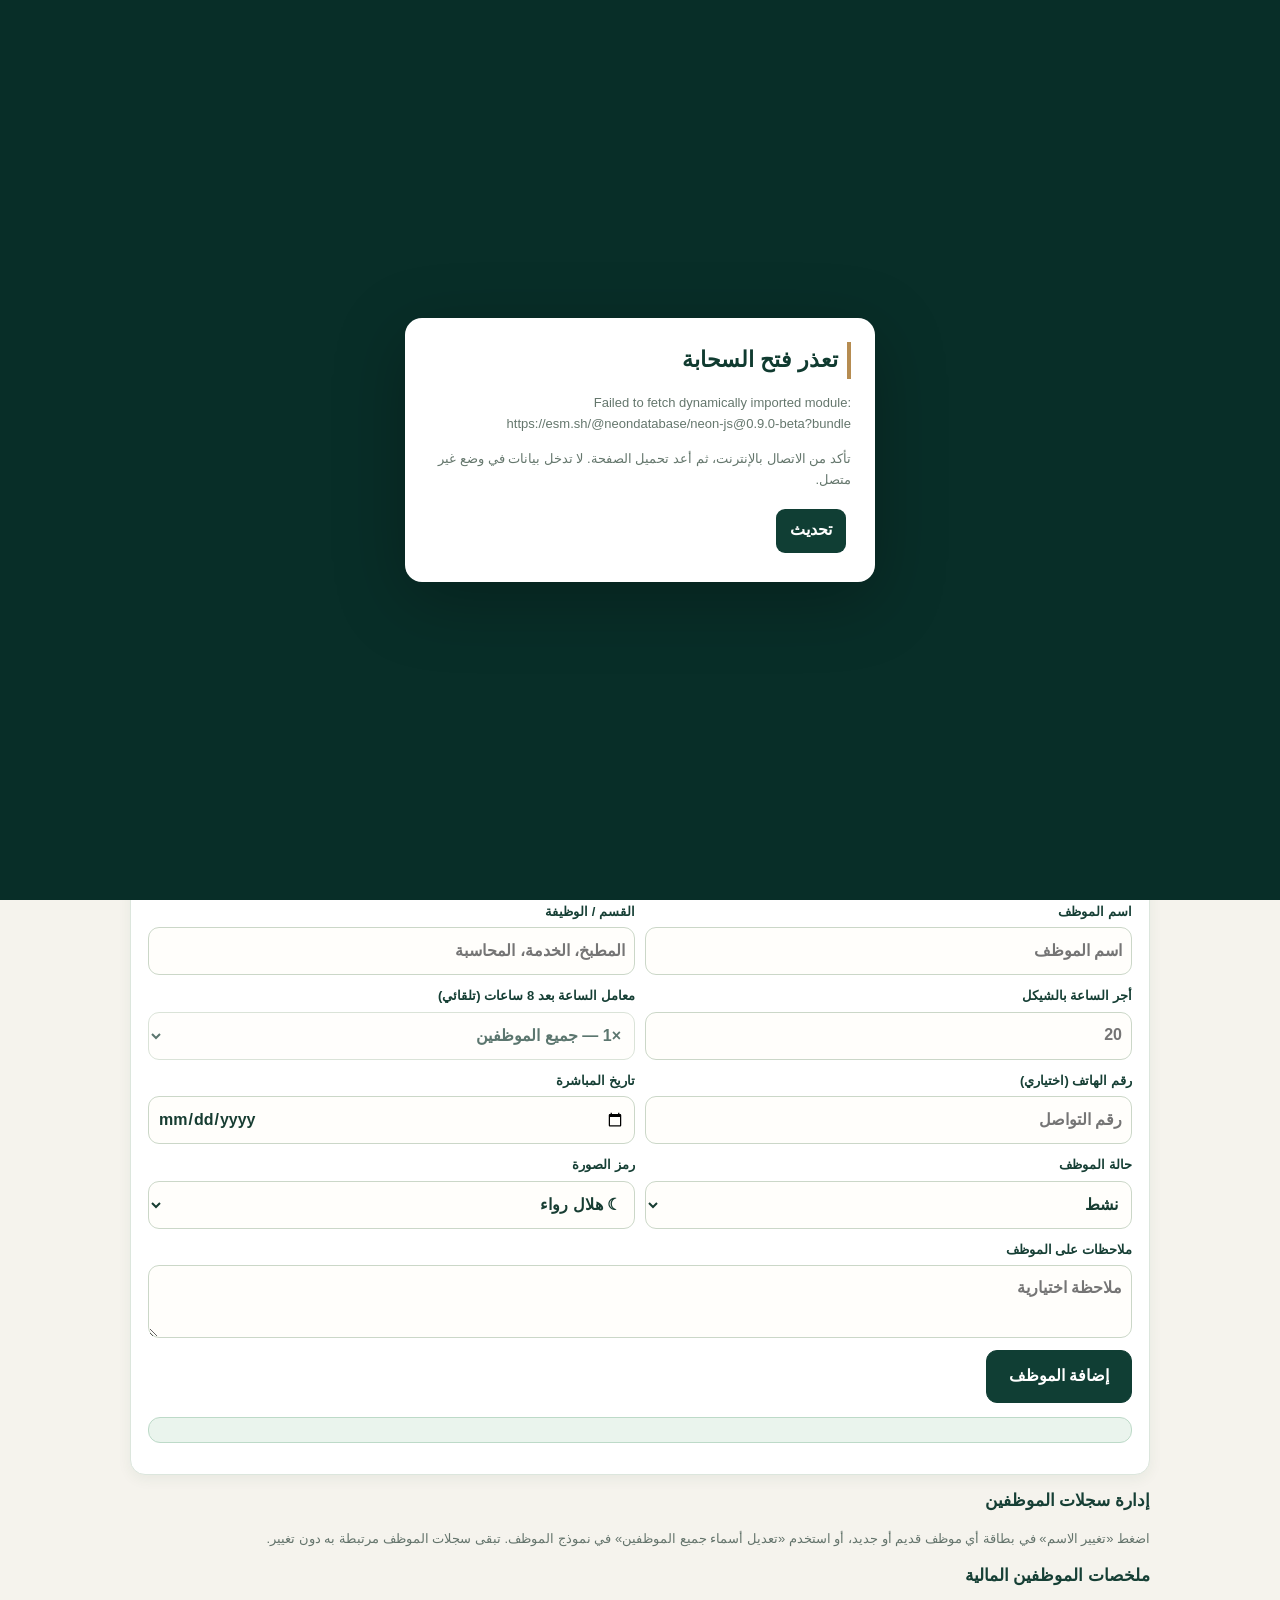
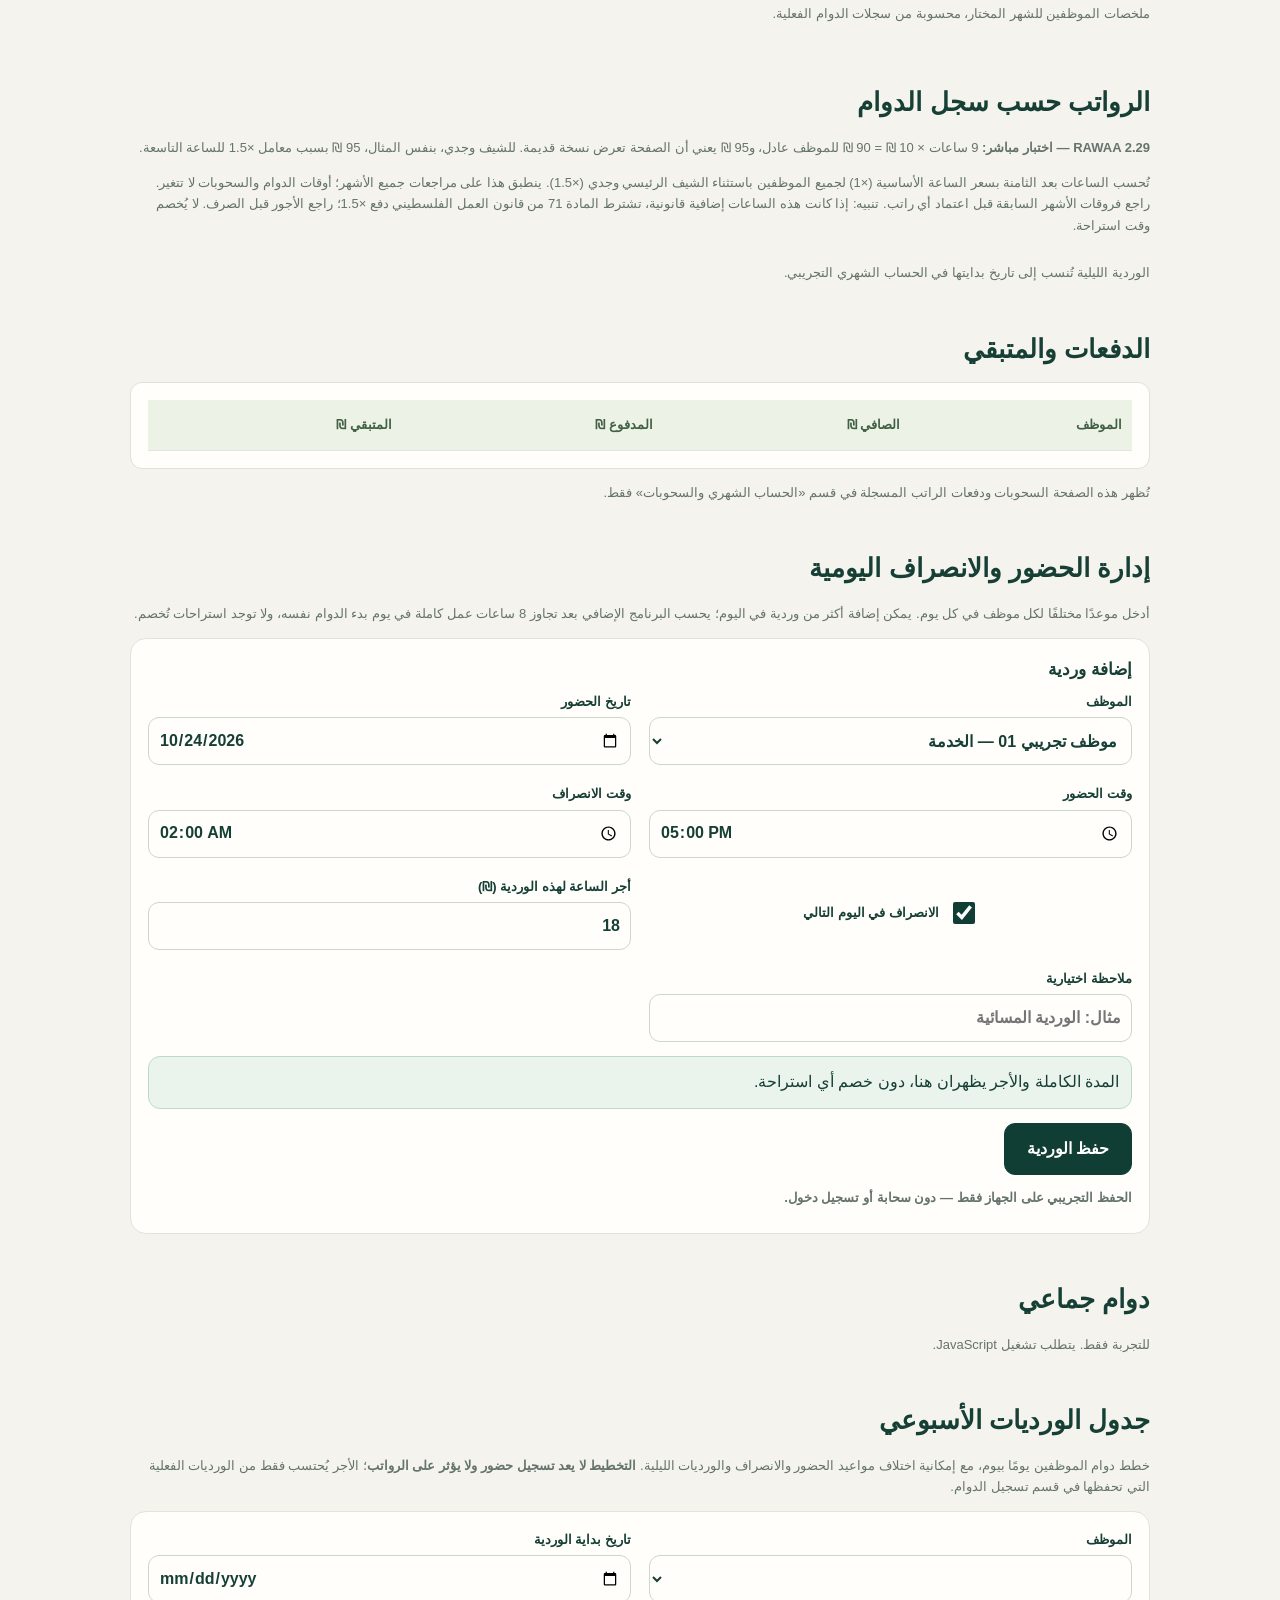
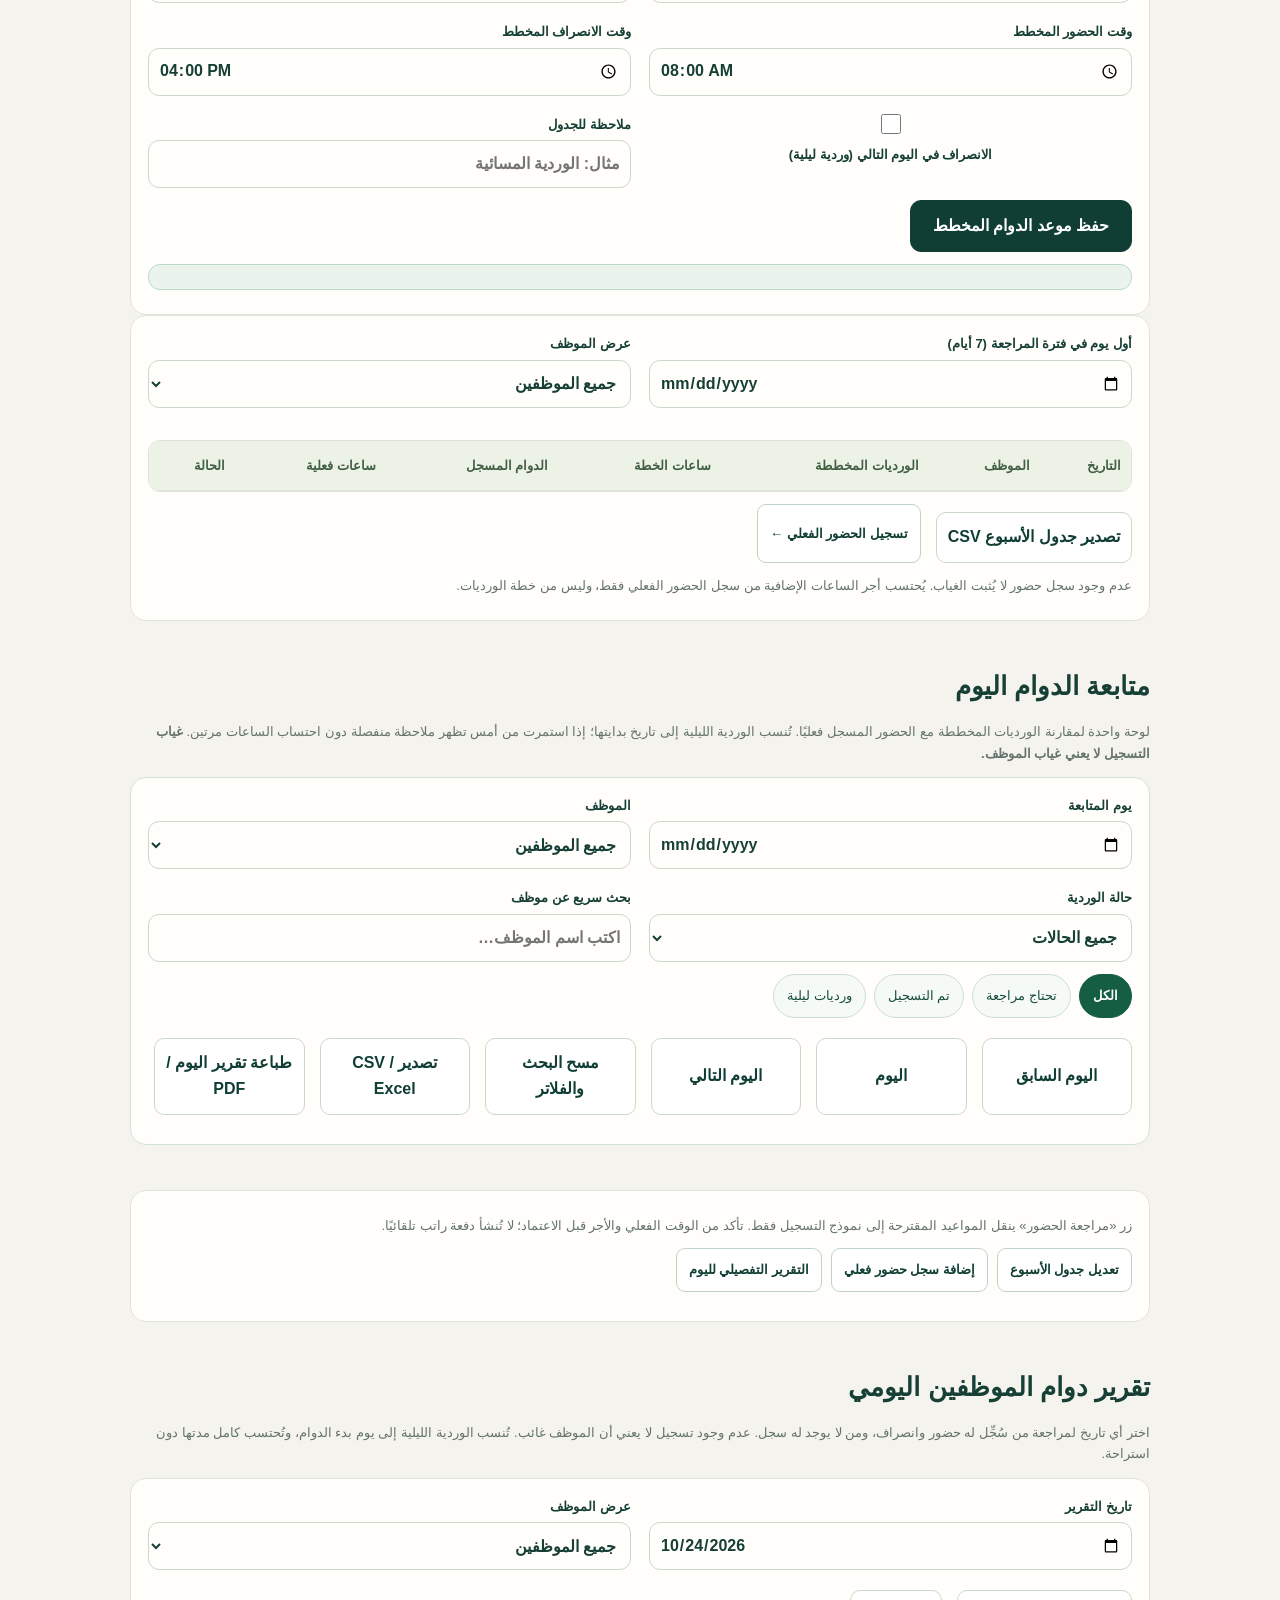
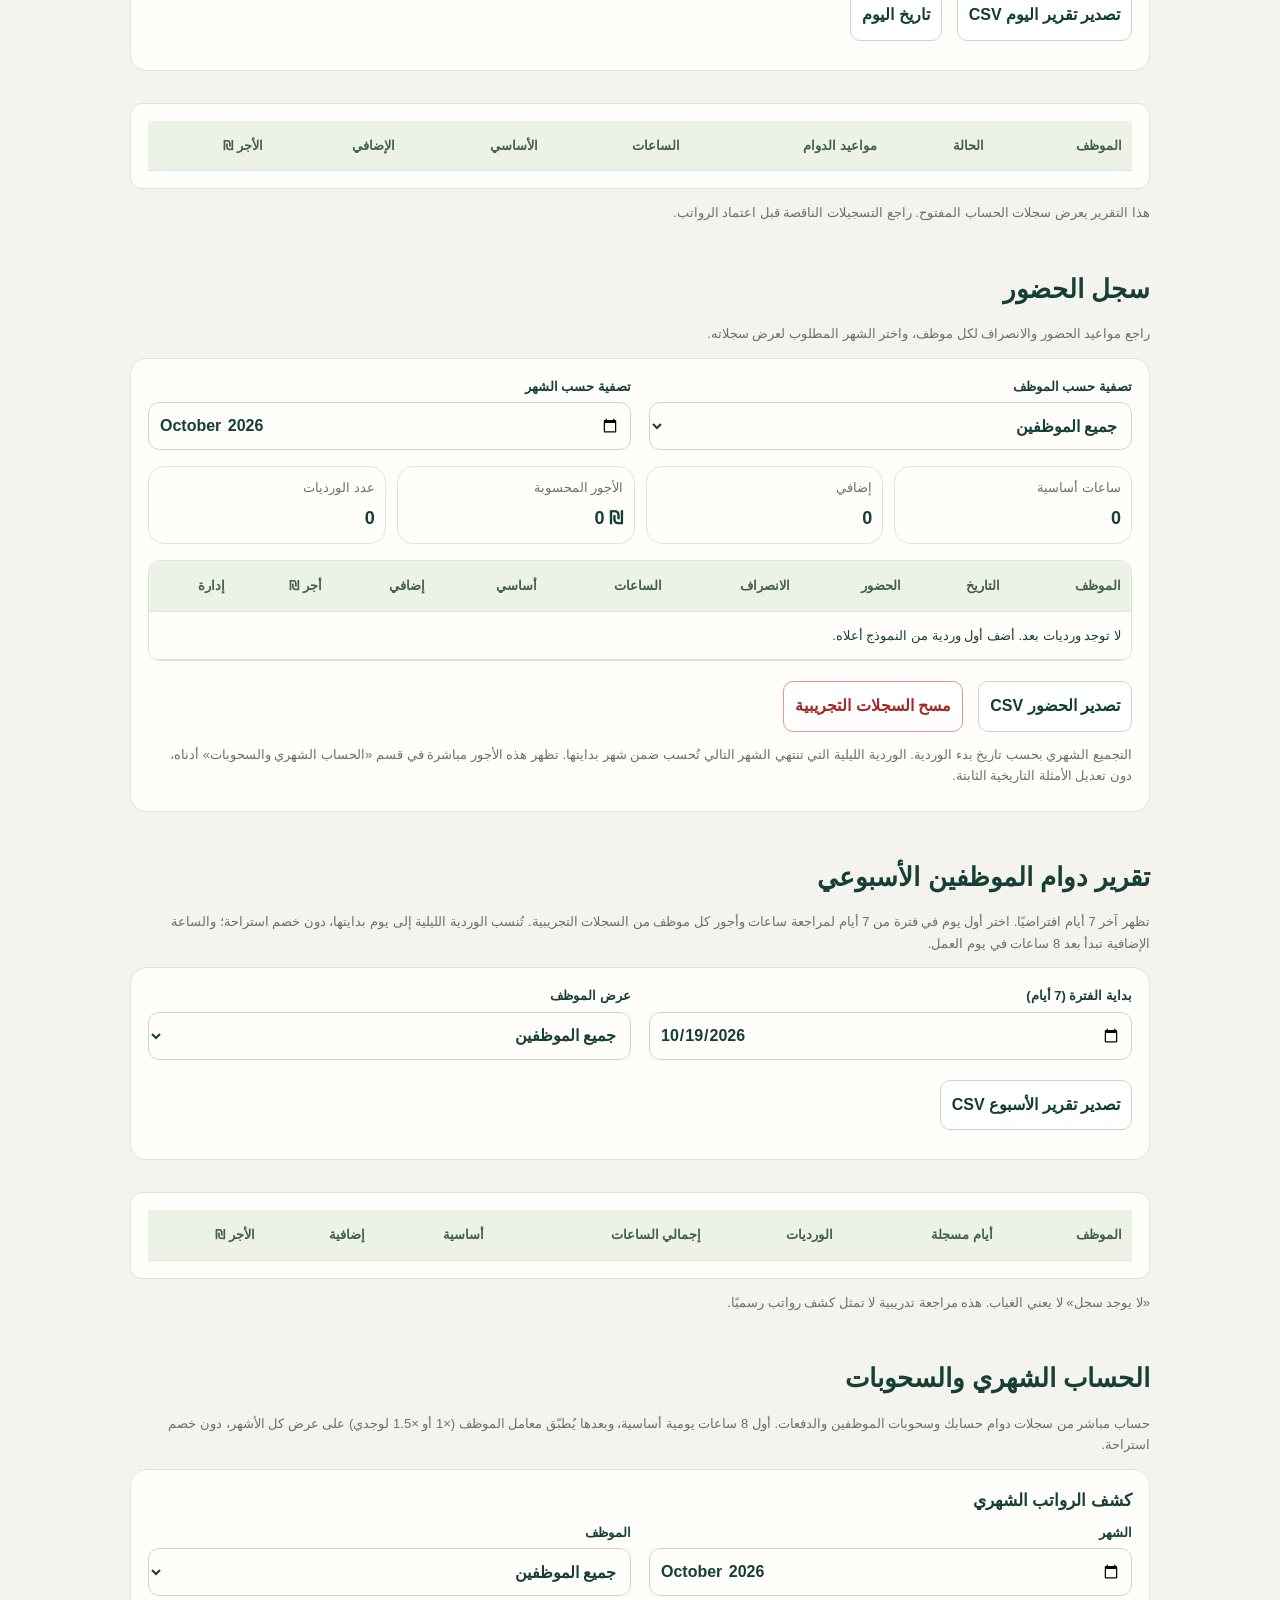
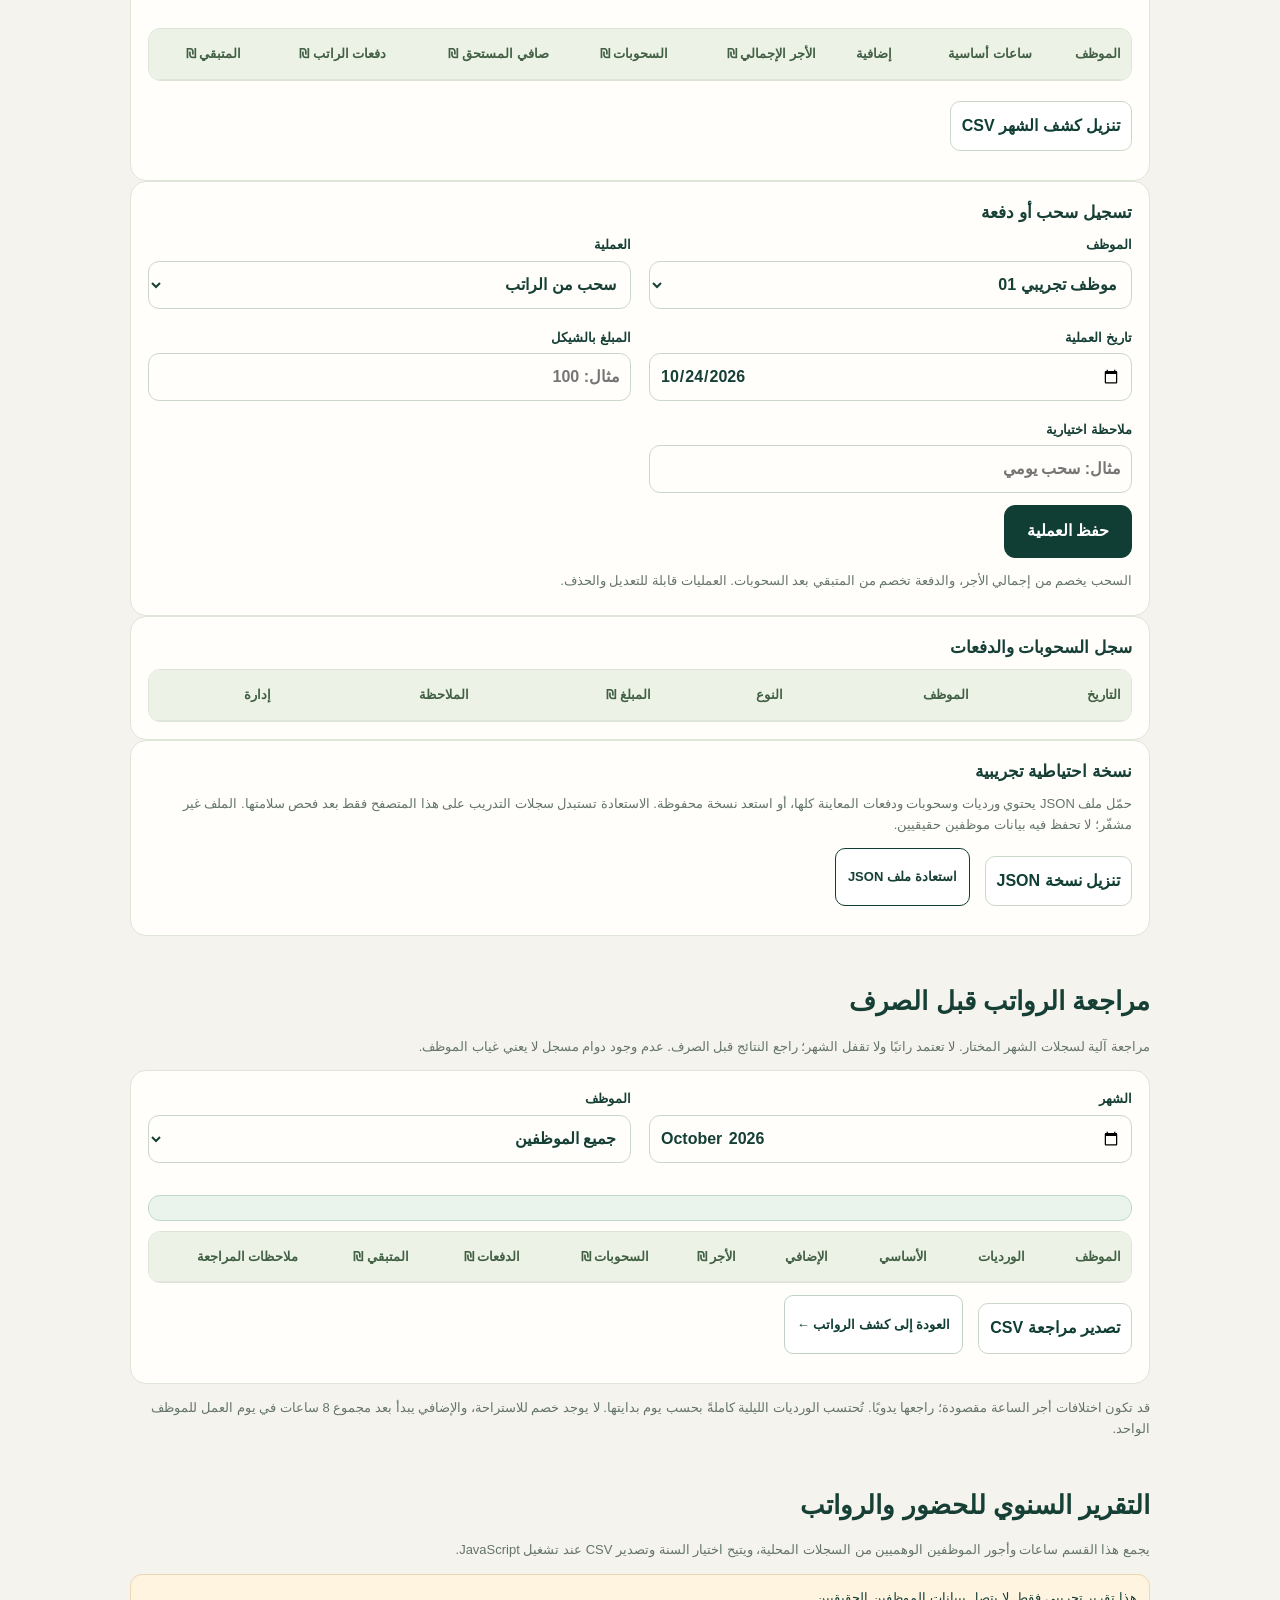
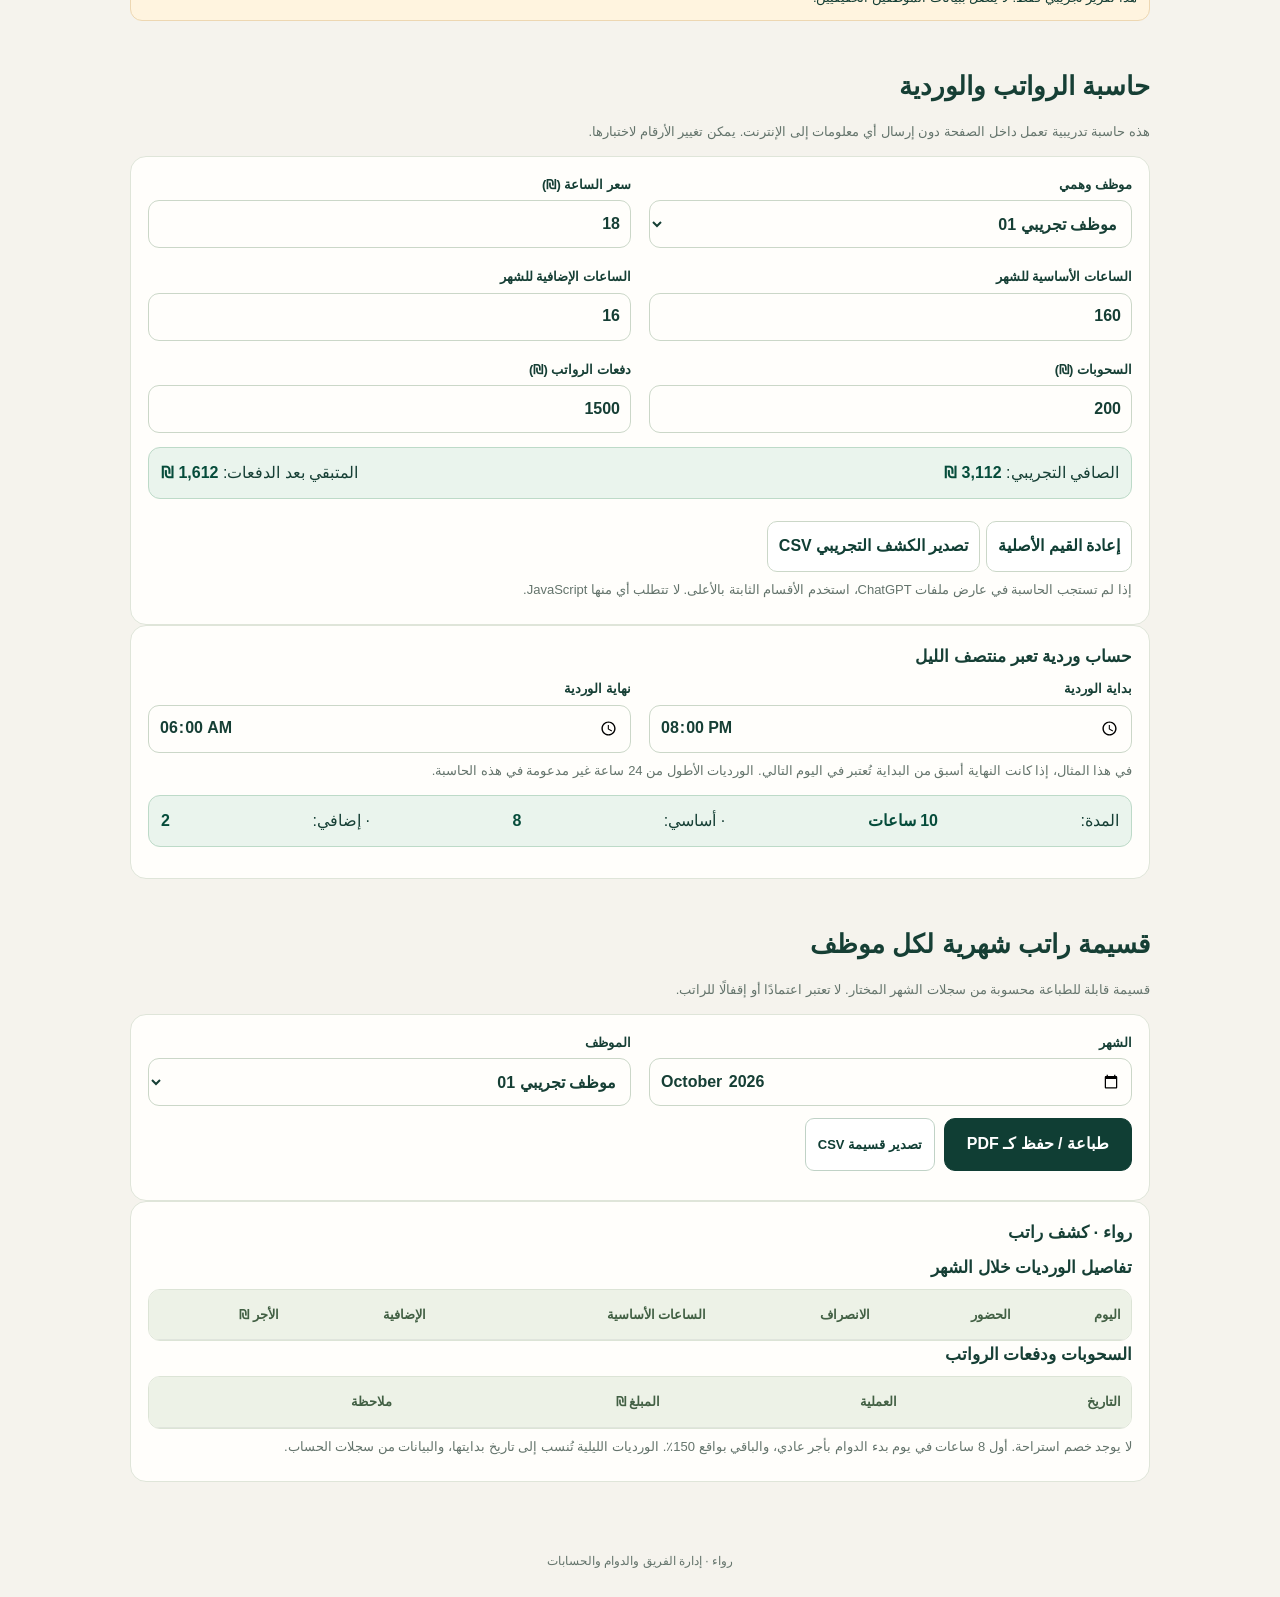
<file: cloud.html>
<!DOCTYPE html>
<html dir="rtl" lang="ar"><head><script id="rawaa-secure-origin-redirect">
(function(){
  if(window.location.hostname==='rawaa-staff-demo.onrender.com'){
    window.location.replace('https://rawaa-staff-secure.onrender.com/cloud.html'+window.location.search+window.location.hash);
  }
})();
</script><meta charset="utf-8"/><meta content="width=device-width,initial-scale=1,viewport-fit=cover" name="viewport"/><meta content="#103e34" name="theme-color"/><link rel="manifest" href="./manifest.webmanifest"/><link rel="apple-touch-icon" href="./icon.svg"/><meta name="apple-mobile-web-app-capable" content="yes"/><meta name="apple-mobile-web-app-status-bar-style" content="default"/><meta name="apple-mobile-web-app-title" content="رواء"/><meta content="رواء لإدارة الموظفين والورديات والحسابات من الهاتف والحاسوب" name="description"/><title>RAWAA Cloud 2.26 — سجل الأشهر</title><link rel="stylesheet" href="./staff.css?v=115"><link rel="stylesheet" href="./easy-ui.css?v=215"><style>
:root{--deep:#103e34;--gold:#c7a36a;--bg:#f7f8f5;--ink:#143d33;--muted:#67796f;--border:#dce6dd;color-scheme:light}*{box-sizing:border-box}html{scroll-behavior:smooth}body{margin:0;background:var(--bg);font:16px/1.65 -apple-system,BlinkMacSystemFont,"Segoe UI",Tahoma,Arial,sans-serif;color:var(--ink)}header{background:linear-gradient(125deg,#082b24,#175548);color:#fff;text-align:center;padding:40px 15px 28px}header .moon{display:inline-grid;place-items:center;width:58px;height:58px;border:2px solid var(--gold);border-radius:19px;font-size:30px;color:var(--gold)}h1{font-size:clamp(25px,6vw,39px);margin:12px 0 2px}header p{color:#e9d7bb;margin:4px}.tiny{font-size:11px;letter-spacing:.1em;color:var(--gold);font-weight:700}.alert{margin:16px auto;background:#fff3d9;border-right:4px solid var(--gold);padding:12px 15px;border-radius:12px;font-size:13px;max-width:1050px}nav{position:sticky;top:0;z-index:10;display:flex;gap:7px;background:white;box-shadow:0 2px 12px #143b2d17;padding:10px;overflow-x:auto;scrollbar-width:thin;white-space:nowrap}nav a{display:inline-flex;align-items:center;justify-content:center;min-height:44px;flex:0 0 auto;background:var(--deep);color:#fff;padding:7px 13px;border-radius:11px;text-decoration:none;font-size:13px;font-weight:700}a,button{touch-action:manipulation}a:focus-visible,button:focus-visible,input:focus-visible,select:focus-visible{outline:3px solid var(--gold);outline-offset:2px}main{padding:0 15px 45px;max-width:1050px;margin:auto}section{scroll-margin-top:90px;margin-top:26px}h2{font-size:22px;margin:0 0 8px;border-right:4px solid var(--gold);padding-right:9px}h3{font-size:17px;margin:0 0 7px}.hint,small{color:var(--muted);font-size:13px}.stats{display:grid;grid-template-columns:repeat(2,minmax(0,1fr));gap:11px}.stat,.card{background:white;border:1px solid var(--border);border-radius:15px;padding:17px;box-shadow:0 4px 14px #244e3510}.stat{display:flex;flex-direction:column;gap:5px}.stat strong{font-size:25px;direction:ltr;text-align:right}.cols{display:grid;grid-template-columns:1fr;gap:12px}.card p{margin:7px 0}.employeehead{display:flex;align-items:center;gap:10px;margin-bottom:12px}.avatar{display:grid;place-items:center;width:48px;height:48px;border-radius:50%;background:#e9f5ed;color:var(--deep);font-size:13px;font-weight:800;flex:none}.actions{display:flex;gap:9px;flex-wrap:wrap;margin:12px 0}.actions a,.plain{color:var(--deep);display:inline-flex;align-items:center;min-height:44px;border:1px solid #c0d2c6;border-radius:9px;padding:8px 12px;text-decoration:none;font-weight:700;font-size:13px;background:#fff}.moneyrow{display:flex;justify-content:space-between;gap:12px;margin:8px 0;font-size:13px}.moneyrow strong{white-space:nowrap;direction:ltr}.net{border-top:1px dashed var(--border);display:flex;justify-content:space-between;padding-top:9px;margin-top:10px;font-weight:700}.net strong{font-size:18px;color:#0b5a42}.warning{margin:12px 0;background:#fff4df;padding:12px;border-radius:12px;font-size:13px;border:1px solid #edd7b2}.overflow{overflow-x:auto}table{width:100%;border-collapse:collapse;min-width:340px;font-size:13px}th,td{text-align:right;border-bottom:1px solid var(--border);padding:10px 5px}td:not(:first-child){direction:ltr;text-align:right}.last{font-weight:800}label{font-size:13px;font-weight:650;display:flex;flex-direction:column;gap:5px}input,select{font:inherit;width:100%;min-height:46px;border:1px solid #b9ccc0;background:white;border-radius:9px;padding:8px 10px;color:var(--ink)}.formgrid{display:grid;grid-template-columns:repeat(2,minmax(0,1fr));gap:12px}button.primary{background:var(--deep);color:#fff;border:1px solid var(--deep);padding:11px 16px;border-radius:10px;min-height:44px;font:inherit;font-weight:700;cursor:pointer}button.outline{background:#fff;border:1px solid var(--deep);color:var(--deep);padding:11px;border-radius:10px;min-height:44px;font:inherit;font-weight:650;margin:8px 0 0 6px;cursor:pointer}.result{background:#eaf4ed;border:1px solid #bddac8;border-radius:12px;margin:14px 0;padding:12px;display:flex;gap:12px;justify-content:space-between;flex-wrap:wrap}.result strong{color:#064c3b}.checklabel{justify-content:center;flex-direction:row;align-items:center;gap:10px}.checklabel input{width:22px;min-height:22px;accent-color:var(--deep)}.mini-stats{margin:16px 0}.mini-stats .stat{padding:10px}.mini-stats strong{font-size:18px}.error{background:#ffe6e2;color:#a02820;border-radius:10px;padding:10px;margin:10px 0}.danger{color:#a32a24!important;border-color:#db9b95!important}.tiny-button{font-size:12px;min-height:36px;white-space:nowrap;background:#fff;border:1px solid #9ab4a2;border-radius:9px;padding:5px 9px;color:var(--deep);cursor:pointer}.row-buttons{display:flex;gap:5px;flex-wrap:wrap}#attendance-table{min-width:760px}#attendance-table td{white-space:nowrap}#storage-status{font-weight:600}footer{text-align:center;padding:25px 15px;font-size:12px;color:var(--muted)}@media(min-width:720px){.stats{grid-template-columns:repeat(4,1fr)}.cols{grid-template-columns:repeat(3,minmax(0,1fr))}}@media(max-width:360px){.formgrid{grid-template-columns:1fr}nav a{padding:7px 10px}}@media(prefers-reduced-motion:reduce){html{scroll-behavior:auto}}
#fin-month-table{min-width:850px}#fin-ledger-table{min-width:620px}.filelabel{position:relative;display:inline-flex;align-items:center;justify-content:center;border:1px solid var(--deep);border-radius:10px;padding:9px 12px;background:#fff;min-height:44px;cursor:pointer;font-weight:700;font-size:13px}.filelabel input{position:absolute;inset:0;opacity:0;width:100%;cursor:pointer}#fin-storage{font-weight:650}.subtle{color:var(--muted)}
#daily-report .stat strong{font-variant-numeric:tabular-nums}#daily-report td:nth-child(3){min-width:140px;line-height:1.8}#daily-report td{vertical-align:top}#daily-report .daily-empty{color:#666}#daily-report .daily-present{font-weight:700;color:#15624d}@media(max-width:600px){#daily-report .card{padding:12px}}
</style><style>#payroll-review #review-result{margin:10px 0}#payroll-review .flag{font-weight:750;color:#915012}#payroll-review .good{font-weight:750;color:#17634a}#payroll-review table{min-width:1000px}#payroll-review .overflow{max-width:100%;overflow:auto}#payroll-review tbody tr:nth-child(even){background:#f8faf8}</style><style id="rawaa-v18-ui">
.rawaa-v18-note{max-width:1050px;margin:8px auto 0;padding:10px 14px;border-radius:12px;background:#e9f4ed;border:1px solid #bdd9c6;font-size:13px;color:#184a3d}
.rawaa-stale-shield{position:fixed;inset:0;z-index:99999;background:#092e27ed;color:white;display:flex;align-items:center;justify-content:center;padding:20px;direction:rtl}
.rawaa-stale-shield .rawaa-stale-card{background:#fff;color:#143d33;border-radius:18px;padding:25px;max-width:440px;width:100%;box-shadow:0 15px 70px #0006;text-align:center}
.rawaa-stale-shield button{font:inherit;background:#103e34;color:#fff;border:0;border-radius:10px;padding:14px 20px;font-weight:750;min-height:48px;cursor:pointer}
</style><style>@media print{header,nav,footer,main>section:not(#payslip),main>aside,main>.alert,#payslip>.no-print,#payslip>.hint{display:none!important}body{background:#fff}main{max-width:none;padding:0}#payslip{display:block;margin:0}#payslip .tablewrap{overflow:visible}#payslip table{min-width:0;width:100%;table-layout:fixed}#payslip th,#payslip td{white-space:normal;overflow-wrap:anywhere}#payslip thead{display:table-header-group}#payslip tr{break-inside:avoid}#payslip .card{box-shadow:none;border:0;padding:5px}#payslip table{font-size:11px}#payslip .stat{box-shadow:none;padding:7px}#payslip .stats{grid-template-columns:repeat(4,1fr)}@page{size:A4;margin:12mm}}</style><style id="rawaa-shift-planner-styles">
#shift-planner{scroll-margin-top:5rem}
#shift-planner .planner-check{display:flex;gap:10px;align-items:center;min-height:48px;flex-wrap:wrap}
#shift-planner .planner-check input[type=checkbox]{appearance:auto;display:inline-block;width:20px;height:20px;min-width:20px;min-height:20px;margin:0;accent-color:#165d42}
#shift-planner .planner-small-btn{font-size:.78rem;padding:5px 9px;min-height:31px;line-height:1.2;margin-inline-start:6px;white-space:nowrap}
#shift-planner .planner-shift{display:flex;align-items:center;gap:4px;flex-wrap:wrap;margin-bottom:6px;line-height:1.5}
#shift-planner .planner-shift span{white-space:normal;overflow-wrap:anywhere}
#shift-planner .planner-card{overflow-wrap:anywhere}
#shift-planner input:not([type=checkbox]),#shift-planner select,#shift-planner button{max-width:100%}
#shift-planner .tablewrap{max-width:100%;overflow-x:auto}
#shift-planner button:disabled{opacity:.5;cursor:not-allowed}
@media(max-width:600px){#shift-planner .planner-shift{min-width:210px}#shift-planner .formgrid{grid-template-columns:1fr}#shift-planner input,#shift-planner select{font-size:16px}}
</style>
<style id="rawaa-daily-operations-styles">
#daily-operations{scroll-margin-top:75px}
#daily-operations .operations-toolbar{border:1px solid #d2e2d5}
#daily-operations .operations-date-heading{font-size:1.15rem;font-weight:800;color:#154e38;margin:17px 0 11px}
#daily-operations .operations-stats{display:grid;grid-template-columns:repeat(2,minmax(0,1fr));gap:10px;margin:12px 0}
#daily-operations .operations-stat{display:flex;flex-direction:column;background:#fff;border:1px solid #d6e8dc;border-radius:13px;padding:12px 14px;min-width:0}
#daily-operations .operations-stat small{font-size:12px;color:#4e6b5a;line-height:1.5}
#daily-operations .operations-stat strong{font-size:23px;color:#173e2c;font-variant-numeric:tabular-nums}
#daily-operations .operations-list{display:grid;grid-template-columns:1fr;gap:12px;margin:14px 0}
#daily-operations .operations-card{background:#fff;border:1px solid #dce8dc;border-inline-start:5px solid #b9d5c0;border-radius:14px;padding:15px;min-width:0;overflow-wrap:anywhere;box-shadow:0 2px 12px #154d3510}
#daily-operations .operations-card.operations-pending{border-inline-start-color:#cca657}
#daily-operations .operations-card.operations-difference{border-inline-start-color:#d18446}
#daily-operations .operations-card.operations-unplanned{border-inline-start-color:#718caf}
#daily-operations .operations-card.operations-overnight{border-inline-start-color:#8e91ba;background:#f8f7fb}
#daily-operations .operations-row-head{display:flex;align-items:center;justify-content:space-between;gap:9px;flex-wrap:wrap;margin-bottom:12px}
#daily-operations .operations-row-head strong{font-size:16px;color:#143b2b}
#daily-operations .operations-state{font-size:12px;font-weight:700;background:#f0f4ed;color:#305f49;border-radius:100px;padding:5px 10px}
#daily-operations .operations-row-details{display:flex;flex-direction:column;gap:8px}
#daily-operations .operations-time-line{display:flex;justify-content:space-between;gap:12px;flex-wrap:wrap}
#daily-operations .operations-time-line small{font-size:12px;color:#66766c}
#daily-operations .operations-time-line span{font-size:14px;font-weight:700;font-variant-numeric:tabular-nums}
#daily-operations .operations-comparison{font-size:12px;color:#52675b;line-height:1.65}
#daily-operations .operations-actions{display:flex;gap:8px;flex-wrap:wrap;margin-top:12px}
#daily-operations .operations-review{font:inherit;background:#125f44;color:#fff;border:0;border-radius:10px;padding:9px 14px;min-height:44px;font-weight:700;cursor:pointer}
#daily-operations .operations-edit-actual{font:inherit;background:#f7fbf7;color:#125f44;border:1px solid #8dbda5;border-radius:10px;padding:9px 14px;min-height:44px;font-weight:700;cursor:pointer}
#daily-operations .operations-edit-actual:focus-visible{outline:3px solid #c7a36a;outline-offset:2px}
#daily-operations .operations-actions a{display:inline-flex;align-items:center;min-height:44px}
#daily-operations .operations-empty{background:#fff;border:1px dashed #adc9b5;border-radius:12px;padding:20px;margin:0}
#daily-operations .operations-day-actions button{min-height:43px;flex:1}
#daily-operations .operations-toolbar input,#daily-operations .operations-toolbar select{max-width:100%;min-width:0;font-size:16px}
@media(min-width:760px){#daily-operations .operations-stats{grid-template-columns:repeat(3,minmax(0,1fr))}#daily-operations .operations-list{grid-template-columns:repeat(2,minmax(0,1fr))}}
@media(min-width:1360px){#daily-operations .operations-stats{grid-template-columns:repeat(6,minmax(0,1fr))}}
@media(max-width:480px){#daily-operations .operations-day-actions{display:grid;grid-template-columns:repeat(2,minmax(0,1fr));gap:8px}}
@media print{#daily-operations{display:none!important}}
</style><style id="rawaa-daily-smart-display-styles">
#daily-operations .operations-quick-filters{display:flex;flex-wrap:wrap;gap:8px;margin:12px 0 6px}
#daily-operations .operations-quick-filters button{font:inherit;font-size:13px;min-height:42px;border-radius:999px;padding:8px 13px;background:#f6faf7;color:#194d3b;border:1px solid #cbded0;cursor:pointer}
#daily-operations .operations-quick-filters button[aria-pressed=true]{background:#155d43;color:white;border-color:#155d43;font-weight:800}
#daily-operations .operations-quick-filters button:focus-visible{outline:3px solid #caa54e;outline-offset:2px}
#daily-operations #operations-visible-count{margin:8px 0 14px;color:#4c6659;font-size:13px}
#operations-print-heading{display:none}
@media (max-width:480px){#daily-operations .operations-quick-filters{display:grid;grid-template-columns:repeat(2,minmax(0,1fr))}#daily-operations .operations-quick-filters button{padding:8px 6px;overflow-wrap:anywhere}#daily-operations #operations-print{grid-column:1/-1}}
@media print{
 body.rawaa-print-daily header,body.rawaa-print-daily nav,body.rawaa-print-daily footer,body.rawaa-print-daily aside,body.rawaa-print-daily .rawaa-cloud-bar,body.rawaa-print-daily #rawaa-easy-toolbar,body.rawaa-print-daily #rawaa-mobile-tabs,body.rawaa-print-daily #rawaa-easy-more-dialog{display:none!important}
 body.rawaa-print-daily main>section:not(#daily-operations),body.rawaa-print-daily #payslip{display:none!important}
 body.rawaa-print-daily main,body.rawaa-print-daily>main{padding:0!important;margin:0!important;width:100%!important;max-width:none!important}
 body.rawaa-print-daily.rawaa-easy-view main>section#daily-operations,body.rawaa-print-daily #daily-operations{display:block!important;position:static!important;width:100%!important;margin:0!important;padding:0!important;color:#111!important;background:white!important}
 body.rawaa-print-daily #daily-operations>h2,body.rawaa-print-daily #daily-operations>.hint,body.rawaa-print-daily #daily-operations>.operations-toolbar,body.rawaa-print-daily #daily-operations #operations-message,body.rawaa-print-daily #daily-operations #operations-empty-account,body.rawaa-print-daily #daily-operations>.card:last-child{display:none!important}
 body.rawaa-print-daily #operations-print-heading{display:block!important;border-bottom:2px solid #234a38;margin:0 0 12mm;padding:0 0 5mm;line-height:1.6;font-size:14px;white-space:pre-line}
 body.rawaa-print-daily #daily-operations .operations-list{display:block!important}
 body.rawaa-print-daily #daily-operations .operations-card{box-shadow:none!important;break-inside:avoid;page-break-inside:avoid;margin-bottom:4mm;border-color:#888!important;padding:9px 11px!important}
 body.rawaa-print-daily #daily-operations .operations-actions{display:none!important}
 body.rawaa-print-daily #daily-operations .operations-stats{grid-template-columns:repeat(3,minmax(0,1fr))!important}
 body.rawaa-print-daily #daily-operations .operations-stat{box-shadow:none!important;border:1px solid #ddd!important;padding:6px!important}
 body.rawaa-print-daily #daily-operations .operations-stat strong{font-size:15px!important}
 body.rawaa-print-daily #daily-operations .operations-date-heading{font-size:16px!important}
 body.rawaa-print-daily #daily-operations .operations-row-head strong{font-size:14px!important}
 @page{size:A4;margin:12mm}
}
</style><link rel="stylesheet" href="./brand.css?v=226"></head><body class="rawaa-brand"><header><div class="moon">☾</div><div class="tiny">RAWAA · STAFF MANAGEMENT</div><h1>رواء · إدارة المطعم</h1><p>فريقك ودوامك وحساباتك، في مكان واحد</p></header><aside class="alert" role="note"><strong>رواء:</strong> عرض مبسّط مناسب للآيفون والحاسوب، مع إمكانية عرض جميع الأقسام. افتح نفس الرابط وسجّل الدخول بنفس البريد وكلمة المرور على أي جهاز. تُخزّن بيانات الموظفين والدوام والرواتب في قاعدة سحابية مستقلة ومحمية. <strong>عند إضافة أو تعديل سجل، تأكد من ظهور رسالة «محفوظ ومتزامن» قبل إغلاق الصفحة.</strong> يتطلب هذا الوضع اتصالًا بالإنترنت. لن تُنقل سجلات الجهاز القديمة إلا باختيار «نقل بيانات الجهاز السابق» وموافقتك.</aside><nav aria-label="أقسام رواء"><a href="./index.html">فتح التجربة العامة</a><a href="#dashboard">الرئيسية</a><a href="#employees">الموظفون</a><a href="#payroll">الرواتب</a><a href="#payments">الدفعات</a><a href="#attendance">تسجيل الدوام</a><a href="#attendance-log">سجل الحضور</a><a href="#bulk-attendance">دوام جماعي</a><a href="#shift-planner">تخطيط الورديات</a><a href="#daily-operations">متابعة الدوام اليوم</a><a href="#daily-report">تقرير اليوم</a><a href="#weekly-report">تقرير الأسبوع</a><a href="#monthly-ledger">الحساب الشهري والسحوبات</a><a href="#payroll-review">مراجعة الرواتب</a><a href="#annual-report">التقرير السنوي</a><a href="#payslip">قسيمة الراتب</a><a href="#calculator">الحاسبة</a></nav><main><noscript><div class="error" role="alert"><strong>المعاينة التفاعلية لا تعمل في هذا العارض.</strong> افتح الملف عبر متصفح يدعم JavaScript أو رابط HTTPS عند توفره. يمكنك قراءة شرح الأقسام، لكن لا تعتمد على الأرقام الفارغة ولا تُدخل بيانات موظفين حقيقية.</div></noscript><div class="alert" role="note"><strong>حماية الحساب:</strong> لا تُدخل بيانات موظفين قبل تسجيل الدخول والتأكد من حالة السحابة. كل بريد إلكتروني له سجلات مستقلة، ويمكن لصاحب الحساب الدخول من عدة أجهزة. يمكن لمدير الحساب تأكيد ملكية بريده الإلكتروني عبر «تأكيد Gmail · إعدادات الأمان». النسخ الاحتياطية الجديدة مشفّرة بكلمة مرور، أما ملفات CSV ونسخ JSON القديمة فغير مشفّرة؛ احفظها بأمان. يجب مراجعة الأجور قبل صرفها.</div><section id="dashboard"><h2>لوحة التحكم الحية</h2><p class="hint">كل الأرقام مشتقة من سجلات الدوام والدفعات المتزامنة مع حسابك السحابي. ابدأ بتعديل أمثلة الموظفين أو إضافة موظفين جدد ثم سجل دوام اليوم.</p><div class="formgrid"><label>الشهر المراد مراجعته<input id="dash-month" type="month" value="2026-10"/></label><label>فلترة حسب الموظف<select id="dash-filter"><option value="all">جميع الموظفين</option><option value="001">موظف تجريبي 01</option><option value="002">موظف تجريبي 02</option><option value="003">موظف تجريبي 03</option></select></label></div><div aria-live="polite" class="stats mini-stats" id="live-dashboard-stats"></div><div class="warning" hidden="" id="live-dashboard-warning"></div><div class="actions"><a href="#attendance">تسجيل دوام جديد ←</a><a href="#monthly-ledger">إضافة سحب أو دفعة ←</a></div></section><section id="employees"><h2>الموظفون</h2><div class="staff-manage-panel" id="staff-manager">
<h3 id="staff-form-title">إضافة موظف</h3>
<p class="staff-storage-notice">وضع العمل السحابي: أسماء الموظفين وأسعار الساعة والسحوبات والورديات تحفظ بعد ظهور تأكيد المزامنة. تستطيع الوصول إليها من الأجهزة الأخرى باستخدام الحساب نفسه.</p>
<form id="staff-form" novalidate>
<div class="staff-manage-grid">
<label>اسم الموظف<input id="staff-name" required maxlength="65" placeholder="اسم الموظف" autocomplete="off"></label>
<label>القسم / الوظيفة<input id="staff-role" maxlength="65" placeholder="المطبخ، الخدمة، المحاسبة"></label>
<label>أجر الساعة بالشيكل<input id="staff-rate" type="number" required min="0.01" max="10000" step="0.01" inputmode="decimal" placeholder="20"></label>
<label>معامل الساعة بعد 8 ساعات (تلقائي)<select id="staff-overtime-factor" disabled aria-label="معامل الساعات الزائدة محدد تلقائيًا"><option value="1">×1 — جميع الموظفين</option><option value="1.5">×1.5 — الشيف الرئيسي وجدي</option></select></label>
<label>رقم الهاتف (اختياري)<input id="staff-phone" type="text" maxlength="35" autocomplete="off" placeholder="رقم التواصل"></label>
<label>تاريخ المباشرة<input id="staff-startDate" type="date"></label>
<label>حالة الموظف<select id="staff-status"><option value="active">نشط</option><option value="archived">مؤرشف</option></select></label>
<label>رمز الصورة<select id="staff-avatar"><option value="☾">☾ هلال رواء</option><option value="👤">👤 شخص</option><option value="👨‍🍳">👨‍🍳 طاهٍ</option><option value="👩‍🍳">👩‍🍳 طاهية</option><option value="🍽️">🍽️ خدمة</option></select></label>
<label class="full">ملاحظات على الموظف<textarea id="staff-note" maxlength="200" rows="2" placeholder="ملاحظة اختيارية"></textarea></label>
</div>
<div class="staff-manage-actions"><button class="primary" type="submit" id="staff-save">إضافة الموظف</button><button class="outline" type="button" hidden id="staff-cancel">إلغاء التعديل</button></div>
<p id="staff-feedback" aria-live="polite" role="status" class="result"></p>
</form></div>
<h3>إدارة سجلات الموظفين</h3><p class="hint">اضغط «تغيير الاسم» في بطاقة أي موظف قديم أو جديد، أو استخدم «تعديل أسماء جميع الموظفين» في نموذج الموظف. تبقى سجلات الموظف مرتبطة به دون تغيير.</p>
<div id="staff-manage-cards"></div><h3>ملخصات الموظفين المالية</h3><p class="hint">ملخصات الموظفين للشهر المختار، محسوبة من سجلات الدوام الفعلية.</p><div class="cols" id="live-employee-cards"></div></section><section id="payroll"><h2>الرواتب حسب سجل الدوام</h2><p class="hint"><strong>RAWAA 2.29 — اختبار مباشر:</strong> 9 ساعات × 10 ₪ = 90 ₪ للموظف عادل، و95 ₪ يعني أن الصفحة تعرض نسخة قديمة. للشيف وجدي، بنفس المثال، 95 ₪ بسبب معامل ×1.5 للساعة التاسعة.</p><p class="hint">تُحسب الساعات بعد الثامنة بسعر الساعة الأساسية (×1) لجميع الموظفين باستثناء الشيف الرئيسي وجدي (×1.5). ينطبق هذا على مراجعات جميع الأشهر؛ أوقات الدوام والسحوبات لا تتغير. راجع فروقات الأشهر السابقة قبل اعتماد أي راتب. تنبيه: إذا كانت هذه الساعات إضافية قانونية، تشترط المادة 71 من قانون العمل الفلسطيني دفع ×1.5؛ راجع الأجور قبل الصرف. لا يُخصم وقت استراحة.</p><div class="cols" id="live-payroll-cards"></div><p class="hint">الوردية الليلية تُنسب إلى تاريخ بدايتها في الحساب الشهري التجريبي.</p></section><section id="payments"><h2>الدفعات والمتبقي</h2><div class="card overflow"><table><thead><tr><th>الموظف</th><th>الصافي ₪</th><th>المدفوع ₪</th><th>المتبقي ₪</th></tr></thead><tbody id="live-payments-rows"></tbody></table></div><p class="hint">تُظهر هذه الصفحة السحوبات ودفعات الراتب المسجلة في قسم «الحساب الشهري والسحوبات» فقط.</p></section><section id="attendance"><h2>إدارة الحضور والانصراف اليومية</h2><p class="hint">أدخل موعدًا مختلفًا لكل موظف في كل يوم. يمكن إضافة أكثر من وردية في اليوم؛ يحسب البرنامج الإضافي بعد تجاوز 8 ساعات عمل كاملة في يوم بدء الدوام نفسه، ولا توجد استراحات تُخصم.</p>
<div class="card"><h3 id="attendance-form-title">إضافة وردية</h3>
<form id="attendance-form" novalidate=""><div class="formgrid">
<label>الموظف<select id="att-employee" required=""><option value="001">موظف تجريبي 01 — الخدمة</option><option value="002">موظف تجريبي 02 — المطبخ</option><option value="003">موظف تجريبي 03 — الاستقبال</option></select></label>
<label>تاريخ الحضور<input id="att-date" required="" type="date" value="2026-10-24"/></label>
<label>وقت الحضور<input id="att-start" required="" type="time" value="17:00"/></label>
<label>وقت الانصراف<input id="att-end" required="" type="time" value="02:00"/></label>
<label class="checklabel"><input checked="" id="att-next" type="checkbox"/> الانصراف في اليوم التالي</label>
<label>أجر الساعة لهذه الوردية (₪)<input id="att-rate" inputmode="decimal" max="10000" min="0.01" step="0.5" type="number" value="18"/></label>
<label>ملاحظة اختيارية<input id="att-note" maxlength="120" placeholder="مثال: الوردية المسائية" type="text"/></label>
</div><div aria-live="polite" class="result" id="attendance-preview" role="status">المدة الكاملة والأجر يظهران هنا، دون خصم أي استراحة.</div><div class="error" hidden="" id="attendance-error" role="alert"></div>
<div id="att-plan-review-hint" class="warning" role="status" hidden>الأوقات المنسوخة من الجدول هي اقتراح فقط. راجع وعدّل الحضور والانصراف الفعليين، ثم اضغط حفظ وأكّد الأجر المتوقع. لن تُحفظ أي وردية قبل تأكيدك.</div><div id="att-actual-review-hint" class="warning" role="status" hidden>أنت تراجع سجل حضور محفوظًا بالفعل. تصحيح وقت أو سعر الساعة قد يغيّر الرواتب؛ لن يُعتمد التعديل إلا بعد مراجعة الفرق وتأكيدك، ثم اكتمال المزامنة السحابية.</div><div class="actions"><button class="primary" type="submit">حفظ الوردية</button><button class="outline" hidden="" id="att-cancel" type="button">إلغاء التعديل</button></div>
</form><p class="hint" id="storage-status">الحفظ التجريبي على الجهاز فقط — دون سحابة أو تسجيل دخول.</p></div></section>
<section id="bulk-attendance" aria-label="تسجيل الدوام الجماعي"><h2>دوام جماعي</h2><p class="hint">للتجربة فقط. يتطلب تشغيل JavaScript.</p></section><section id="shift-planner" aria-label="مخطط الورديات الأسبوعي">
<h2>جدول الورديات الأسبوعي</h2>
<p class="hint">خطط دوام الموظفين يومًا بيوم، مع إمكانية اختلاف مواعيد الحضور والانصراف والورديات الليلية. <strong>التخطيط لا يعد تسجيل حضور ولا يؤثر على الرواتب</strong>؛ الأجر يُحتسب فقط من الورديات الفعلية التي تحفظها في قسم تسجيل الدوام.</p>
<div class="card planner-card">
 <form id="planner-form" class="planner-form" novalidate>
  <div class="formgrid">
   <label>الموظف<select id="planner-employee" required></select></label>
   <label>تاريخ بداية الوردية<input id="planner-day" type="date" required></label>
   <label>وقت الحضور المخطط<input id="planner-start" type="time" value="08:00" required></label>
   <label>وقت الانصراف المخطط<input id="planner-end" type="time" value="16:00" required></label>
   <label class="planner-check"><input id="planner-next-day" type="checkbox"> الانصراف في اليوم التالي (وردية ليلية)</label>
   <label>ملاحظة للجدول<input id="planner-note" type="text" maxlength="120" placeholder="مثال: الوردية المسائية"></label>
  </div>
  <div class="actions"><button id="planner-save" type="submit" class="primary">حفظ موعد الدوام المخطط</button><button id="planner-cancel" type="button" class="outline" hidden>إلغاء التعديل</button></div>
 </form>
 <p id="planner-readiness" class="hint" role="status"></p>
 <p id="planner-feedback" class="result" aria-live="polite" role="status"></p>
</div>
<div class="card">
 <div class="formgrid">
  <label>أول يوم في فترة المراجعة (7 أيام)<input id="planner-week-start" type="date" required></label>
  <label>عرض الموظف<select id="planner-filter"><option value="all">جميع الموظفين</option></select></label>
 </div>
 <div id="planner-stats" class="stats mini-stats" aria-live="polite"></div>
 <p id="planner-attention" class="warning" hidden></p>
 <div class="tablewrap overflow"><table aria-label="مقارنة خطة الورديات بالحضور الفعلي"><thead><tr><th>التاريخ</th><th>الموظف</th><th>الورديات المخططة</th><th>ساعات الخطة</th><th>الدوام المسجل</th><th>ساعات فعلية</th><th>الحالة</th></tr></thead><tbody id="planner-rows"></tbody></table></div>
 <div class="actions"><button id="planner-export" type="button" class="outline">تصدير جدول الأسبوع CSV</button><a href="#bulk-attendance">تسجيل الحضور الفعلي ←</a></div>
 <p class="hint">عدم وجود سجل حضور لا يُثبت الغياب. يُحتسب أجر الساعات الإضافية من سجل الحضور الفعلي فقط، وليس من خطة الورديات.</p>
</div>
</section><section id="daily-operations" aria-label="متابعة الورديات اليومية">
<h2>متابعة الدوام اليوم</h2>
<p class="hint">لوحة واحدة لمقارنة الورديات المخططة مع الحضور المسجل فعليًا. تُنسب الوردية الليلية إلى تاريخ بدايتها؛ إذا استمرت من أمس تظهر ملاحظة منفصلة دون احتساب الساعات مرتين. <strong>غياب التسجيل لا يعني غياب الموظف.</strong></p>
<div class="card operations-toolbar">
 <div class="formgrid">
  <label>يوم المتابعة<input id="operations-date" type="date" required></label>
  <label>الموظف<select id="operations-employee"><option value="all">جميع الموظفين</option></select></label>
  <label>حالة الوردية<select id="operations-status">
   <option value="all">جميع الحالات</option>
   <option value="needs-review">تحتاج مراجعة</option>
   <option value="pending">خطة دون سجل</option>
   <option value="recorded">تم تسجيل دوام</option>
   <option value="difference">فرق في المواعيد أو الساعات</option>
   <option value="unplanned">دوام غير مخطط</option>
   <option value="overnight">امتداد من أمس</option>
   <option value="late-arrival">حضور بعد الموعد المخطط</option>
   <option value="early-departure">انصراف قبل الموعد المخطط</option>
  </select></label>
  <label>بحث سريع عن موظف<input id="operations-search" type="search" autocomplete="off" maxlength="80" placeholder="اكتب اسم الموظف…"></label>
 </div>
 <div class="operations-quick-filters" aria-label="عرض الحالات بسرعة">
  <button type="button" data-operations-filter="all" aria-pressed="true">الكل</button>
  <button type="button" data-operations-filter="needs-review" aria-pressed="false">تحتاج مراجعة</button>
  <button type="button" data-operations-filter="recorded" aria-pressed="false">تم التسجيل</button>
  <button type="button" data-operations-filter="overnight" aria-pressed="false">ورديات ليلية</button>
 </div>
 <div class="actions operations-day-actions">
  <button id="operations-prev" class="outline" type="button">اليوم السابق</button>
  <button id="operations-today" class="outline" type="button">اليوم</button>
  <button id="operations-next" class="outline" type="button">اليوم التالي</button>
  <button id="operations-clear-filters" class="outline" type="button">مسح البحث والفلاتر</button>
  <button id="operations-export" class="outline" type="button">تصدير CSV / Excel</button>
  <button id="operations-print" class="outline" type="button">طباعة تقرير اليوم / PDF</button>
 </div>
</div>
<div class="operations-date-heading" id="operations-period" role="status" aria-live="polite"></div>
<p id="operations-visible-count" class="hint" aria-live="polite"></p>
<div id="operations-print-heading" aria-label="ملخص تقرير رواء"></div>
<div id="operations-empty-account" class="warning" hidden>هذا الحساب جديد ولم تُستعد سجلات الموظفين القديمة إليه بعد. أكّد Gmail واستعد النسخة المشفّرة قبل تسجيل أي دوام.</div>
<div id="operations-stats" class="operations-stats" aria-live="polite"></div>
<p id="operations-message" class="hint" role="status" aria-live="polite"></p>
<div id="operations-list" class="operations-list" aria-live="polite"></div>
<div class="card"><p class="hint">زر «مراجعة الحضور» ينقل المواعيد المقترحة إلى نموذج التسجيل فقط. تأكد من الوقت الفعلي والأجر قبل الاعتماد؛ لا تُنشأ دفعة راتب تلقائيًا.</p>
<div class="actions"><a href="#shift-planner">تعديل جدول الأسبوع</a><a href="#attendance">إضافة سجل حضور فعلي</a><a href="#daily-report">التقرير التفصيلي لليوم</a></div></div>
</section><section id="daily-report"><h2>تقرير دوام الموظفين اليومي</h2><p class="hint">اختر أي تاريخ لمراجعة من سُجِّل له حضور وانصراف، ومن لا يوجد له سجل. عدم وجود تسجيل لا يعني أن الموظف غائب. تُنسب الوردية الليلية إلى يوم بدء الدوام، وتُحتسب كامل مدتها دون استراحة.</p>
<div class="card"><div class="formgrid"><label>تاريخ التقرير<input id="daily-date" required="" type="date" value="2026-10-24"/></label><label>عرض الموظف<select id="daily-filter"><option value="all">جميع الموظفين</option><option value="001">موظف تجريبي 01</option><option value="002">موظف تجريبي 02</option><option value="003">موظف تجريبي 03</option></select></label></div><div class="actions"><button class="outline" id="daily-export" type="button">تصدير تقرير اليوم CSV</button><button class="outline" id="daily-today" type="button">تاريخ اليوم</button></div></div>
<div aria-live="polite" class="stats mini-stats" id="daily-stats"></div><div class="card overflow"><table><thead><tr><th>الموظف</th><th>الحالة</th><th>مواعيد الدوام</th><th>الساعات</th><th>الأساسي</th><th>الإضافي</th><th>الأجر ₪</th></tr></thead><tbody id="daily-rows"></tbody></table></div>
<p class="hint">هذا التقرير يعرض سجلات الحساب المفتوح. راجع التسجيلات الناقصة قبل اعتماد الرواتب.</p></section><section id="attendance-log"><h2>سجل الحضور</h2><p class="hint">راجع مواعيد الحضور والانصراف لكل موظف، واختر الشهر المطلوب لعرض سجلاته.</p>
<div class="card"><div class="formgrid"><label>تصفية حسب الموظف<select id="att-filter"><option value="all">جميع الموظفين</option><option value="001">موظف تجريبي 01</option><option value="002">موظف تجريبي 02</option><option value="003">موظف تجريبي 03</option></select></label><label>تصفية حسب الشهر<input id="att-month" type="month" value="2026-10"/></label></div>
<div aria-live="polite" class="stats mini-stats" id="attendance-month-summary"><div class="stat"><small>ساعات أساسية</small><strong>0</strong></div><div class="stat"><small>إضافي</small><strong>0</strong></div><div class="stat"><small>الأجور المحسوبة</small><strong>0 ₪</strong></div><div class="stat"><small>عدد الورديات</small><strong>0</strong></div></div>
<div class="overflow"><table id="attendance-table"><thead><tr><th>الموظف</th><th>التاريخ</th><th>الحضور</th><th>الانصراف</th><th>الساعات</th><th>أساسي</th><th>إضافي</th><th>أجر ₪</th><th>إدارة</th></tr></thead><tbody id="attendance-rows"><tr><td colspan="9">لا توجد ورديات بعد. أضف أول وردية من النموذج أعلاه.</td></tr></tbody></table></div>
<div class="actions"><button class="outline" id="att-export" type="button">تصدير الحضور CSV</button><button class="outline danger" id="att-clear" type="button">مسح السجلات التجريبية</button></div>
<p class="hint">التجميع الشهري بحسب تاريخ بدء الوردية. الوردية الليلية التي تنتهي الشهر التالي تُحسب ضمن شهر بدايتها. تظهر هذه الأجور مباشرة في قسم «الحساب الشهري والسحوبات» أدناه، دون تعديل الأمثلة التاريخية الثابتة.</p></div></section><section id="weekly-report"><h2>تقرير دوام الموظفين الأسبوعي</h2>
<p class="hint">تظهر آخر 7 أيام افتراضيًا. اختر أول يوم في فترة من 7 أيام لمراجعة ساعات وأجور كل موظف من السجلات التجريبية. تُنسب الوردية الليلية إلى يوم بدايتها، دون خصم استراحة؛ والساعة الإضافية تبدأ بعد 8 ساعات في يوم العمل.</p>
<div class="card"><div class="formgrid"><label>بداية الفترة (7 أيام)<input id="weekly-start" type="date" value="2026-10-19" required></label>
<label>عرض الموظف<select id="weekly-filter"><option value="all">جميع الموظفين</option><option value="001">موظف تجريبي 01</option><option value="002">موظف تجريبي 02</option><option value="003">موظف تجريبي 03</option></select></label></div>
<p class="hint" id="weekly-range" role="status" aria-live="polite"></p><div class="actions"><button id="weekly-export" class="outline" type="button">تصدير تقرير الأسبوع CSV</button></div></div>
<div id="weekly-stats" class="stats mini-stats" aria-live="polite"></div>
<div class="card overflow"><table><thead><tr><th>الموظف</th><th>أيام مسجلة</th><th>الورديات</th><th>إجمالي الساعات</th><th>أساسية</th><th>إضافية</th><th>الأجر ₪</th></tr></thead><tbody id="weekly-rows"></tbody></table></div>
<p class="hint">«لا يوجد سجل» لا يعني الغياب. هذه مراجعة تدريبية لا تمثل كشف رواتب رسميًا.</p></section>
<section id="monthly-ledger"><h2>الحساب الشهري والسحوبات</h2>
<p class="hint">حساب مباشر من سجلات دوام حسابك وسحوبات الموظفين والدفعات. أول 8 ساعات يومية أساسية، وبعدها يُطبّق معامل الموظف (×1 أو ×1.5 لوجدي) على عرض كل الأشهر، دون خصم استراحة.</p>
<div class="card"><h3>كشف الرواتب الشهري</h3><div class="formgrid">
<label>الشهر<input id="fin-month" type="month" value="2026-10"/></label>
<label>الموظف<select id="fin-filter"><option value="all">جميع الموظفين</option><option value="001">موظف تجريبي 01</option><option value="002">موظف تجريبي 02</option><option value="003">موظف تجريبي 03</option></select></label></div>
<div aria-live="polite" class="stats mini-stats" id="fin-stats"></div>
<div class="overflow"><table id="fin-month-table"><thead><tr><th>الموظف</th><th>ساعات أساسية</th><th>إضافية</th><th>الأجر الإجمالي ₪</th><th>السحوبات ₪</th><th>صافي المستحق ₪</th><th>دفعات الراتب ₪</th><th>المتبقي ₪</th></tr></thead><tbody id="fin-summary-body"></tbody></table></div>
<div class="warning" hidden="" id="fin-warning"></div>
<div class="actions"><button class="outline" id="fin-export" type="button">تنزيل كشف الشهر CSV</button></div>
</div>
<div class="card"><h3 id="fin-form-title">تسجيل سحب أو دفعة</h3>
<form id="fin-form" novalidate=""><div class="formgrid">
<label>الموظف<select id="fin-employee"><option value="001">موظف تجريبي 01</option><option value="002">موظف تجريبي 02</option><option value="003">موظف تجريبي 03</option></select></label>
<label>العملية<select id="fin-type"><option value="withdrawal">سحب من الراتب</option><option value="payment">دفعة من الراتب</option></select></label>
<label>تاريخ العملية<input id="fin-date" required="" type="date" value="2026-10-24"/></label>
<label>المبلغ بالشيكل<input id="fin-amount" inputmode="decimal" max="10000000" min="0.01" placeholder="مثال: 100" required="" step="0.01" type="number"/></label>
<label>ملاحظة اختيارية<input id="fin-note" maxlength="100" placeholder="مثال: سحب يومي"/></label>
</div><div class="error" hidden="" id="fin-error" role="alert"></div>
<div class="actions"><button class="primary" type="submit">حفظ العملية</button><button class="outline" hidden="" id="fin-cancel" type="button">إلغاء التعديل</button></div></form>
<p class="hint">السحب يخصم من إجمالي الأجر، والدفعة تخصم من المتبقي بعد السحوبات. العمليات قابلة للتعديل والحذف.</p></div>
<div class="card"><h3>سجل السحوبات والدفعات</h3><div class="overflow"><table id="fin-ledger-table"><thead><tr><th>التاريخ</th><th>الموظف</th><th>النوع</th><th>المبلغ ₪</th><th>الملاحظة</th><th>إدارة</th></tr></thead><tbody id="fin-ledger-body"></tbody></table></div></div>
<div class="card"><h3>نسخة احتياطية تجريبية</h3>
<p class="hint">حمّل ملف JSON يحتوي ورديات وسحوبات ودفعات المعاينة كلها، أو استعد نسخة محفوظة. الاستعادة تستبدل سجلات التدريب على هذا المتصفح فقط بعد فحص سلامتها. الملف غير مشفّر؛ لا تحفظ فيه بيانات موظفين حقيقيين.</p>
<div class="actions"><button class="outline" id="fin-backup" type="button">تنزيل نسخة JSON</button><label class="filelabel">استعادة ملف JSON<input accept=".json,application/json" id="fin-restore" type="file"/></label></div>
<p class="hint" id="fin-storage" role="status"></p></div>
</section><section id="payroll-review"><h2>مراجعة الرواتب قبل الصرف</h2><p class="hint">مراجعة آلية لسجلات الشهر المختار. لا تعتمد راتبًا ولا تقفل الشهر؛ راجع النتائج قبل الصرف. عدم وجود دوام مسجل لا يعني غياب الموظف.</p>
<div class="card"><div class="formgrid"><label>الشهر<input id="review-month" type="month" value="2026-10"/></label><label>الموظف<select id="review-employee"><option value="all">جميع الموظفين</option><option value="001">موظف تجريبي 01</option><option value="002">موظف تجريبي 02</option><option value="003">موظف تجريبي 03</option></select></label></div><div aria-live="polite" class="stats mini-stats" id="review-summary"></div><p id="review-result" class="result" role="status" aria-live="polite"></p><div class="overflow"><table><thead><tr><th>الموظف</th><th>الورديات</th><th>الأساسي</th><th>الإضافي</th><th>الأجر ₪</th><th>السحوبات ₪</th><th>الدفعات ₪</th><th>المتبقي ₪</th><th>ملاحظات المراجعة</th></tr></thead><tbody id="review-rows"></tbody></table></div><div class="actions"><button class="outline" type="button" id="review-export">تصدير مراجعة CSV</button><a class="plain" href="#monthly-ledger">العودة إلى كشف الرواتب ←</a></div></div>
<p class="hint">قد تكون اختلافات أجر الساعة مقصودة؛ راجعها يدويًا. تُحتسب الورديات الليلية كاملةً بحسب يوم بدايتها. لا يوجد خصم للاستراحة، والإضافي يبدأ بعد مجموع 8 ساعات في يوم العمل للموظف الواحد.</p></section><section id="annual-report"><h2>التقرير السنوي للحضور والرواتب</h2><p class="hint">يجمع هذا القسم ساعات وأجور الموظفين الوهميين من السجلات المحلية، ويتيح اختيار السنة وتصدير CSV عند تشغيل JavaScript.</p><p class="warning">هذا تقرير تجريبي فقط. لا يتصل ببيانات الموظفين الحقيقيين.</p></section><section id="calculator"><h2>حاسبة الرواتب والوردية</h2><p class="hint">هذه حاسبة تدريبية تعمل داخل الصفحة دون إرسال أي معلومات إلى الإنترنت. يمكن تغيير الأرقام لاختبارها.</p>
<div class="card formcard"><div class="formgrid"><label>موظف وهمي<select id="selected-employee"><option value="0">موظف تجريبي 01</option><option value="1">موظف تجريبي 02</option><option value="2">موظف تجريبي 03</option></select></label><label>سعر الساعة (₪)<input id="rate" inputmode="decimal" max="10000" min="0" step="0.5" type="number" value="18"/></label><label>الساعات الأساسية للشهر<input id="basic" inputmode="decimal" max="744" min="0" step="0.5" type="number" value="160"/></label><label>الساعات الإضافية للشهر<input id="overtime" inputmode="decimal" max="744" min="0" step="0.5" type="number" value="16"/></label><label>السحوبات (₪)<input id="withdrawal" inputmode="decimal" max="100000" min="0" step="1" type="number" value="200"/></label><label>دفعات الرواتب (₪)<input id="paid" inputmode="decimal" max="100000" min="0" step="1" type="number" value="1500"/></label></div><div aria-live="polite" class="result" id="calc-results" role="status"><div>الصافي التجريبي: <strong>3,112 ₪</strong></div><div>المتبقي بعد الدفعات: <strong>1,612 ₪</strong></div></div><button class="outline" id="reset" type="button">إعادة القيم الأصلية</button><button class="outline" id="download" type="button">تصدير الكشف التجريبي CSV</button><p class="hint">إذا لم تستجب الحاسبة في عارض ملفات ChatGPT، استخدم الأقسام الثابتة بالأعلى. لا تتطلب أي منها JavaScript.</p></div>
<div class="card"><h3>حساب وردية تعبر منتصف الليل</h3><div class="formgrid"><label>بداية الوردية<input id="from" type="time" value="20:00"/></label><label>نهاية الوردية<input id="to" type="time" value="06:00"/></label></div><p class="hint">في هذا المثال، إذا كانت النهاية أسبق من البداية تُعتبر في اليوم التالي. الورديات الأطول من 24 ساعة غير مدعومة في هذه الحاسبة.</p><div aria-live="polite" class="result" id="shift-results">المدة: <strong>10 ساعات</strong> · أساسي: <strong>8</strong> · إضافي: <strong>2</strong></div></div></section><section id="payslip"><h2>قسيمة راتب شهرية لكل موظف</h2>
<p class="hint">قسيمة قابلة للطباعة محسوبة من سجلات الشهر المختار. لا تعتبر اعتمادًا أو إقفالًا للراتب.</p>
<div class="card formcard no-print"><div class="formgrid"><label>الشهر<input type="month" id="payslip-month" value="2026-10"/></label><label>الموظف<select id="payslip-employee"><option value="001">موظف تجريبي 01</option><option value="002">موظف تجريبي 02</option><option value="003">موظف تجريبي 03</option></select></label></div>
<div class="actions"><button id="payslip-print" type="button" class="primary">طباعة / حفظ كـ PDF</button><button id="payslip-export" type="button" class="plain">تصدير قسيمة CSV</button></div></div>
<p id="payslip-input-error" class="error" role="alert" hidden>اختر شهرًا وموظفًا صالحين لعرض القسيمة.</p><article class="card" id="payslip-document"><div class="payslip-head"><h3>رواء · كشف راتب</h3><p class="hint" id="payslip-headline"></p></div>
<p class="hint" id="payslip-rates"></p><div class="stats" id="payslip-stats"></div><p class="warning" hidden id="payslip-warning"></p>
<h3>تفاصيل الورديات خلال الشهر</h3><div class="tablewrap"><table><thead><tr><th>اليوم</th><th>الحضور</th><th>الانصراف</th><th>الساعات الأساسية</th><th>الإضافية</th><th>الأجر ₪</th></tr></thead><tbody id="payslip-shifts"></tbody></table></div>
<h3>السحوبات ودفعات الرواتب</h3><div class="tablewrap"><table><thead><tr><th>التاريخ</th><th>العملية</th><th>المبلغ ₪</th><th>ملاحظة</th></tr></thead><tbody id="payslip-transactions"></tbody></table></div>
<p class="hint">لا يوجد خصم استراحة. أول 8 ساعات في يوم بدء الدوام بأجر عادي، والباقي بواقع 150٪. الورديات الليلية تُنسب إلى تاريخ بدايتها، والبيانات من سجلات الحساب.</p>
</article></section></main><footer>رواء · إدارة الفريق والدوام والحسابات</footer><script type="application/x-rawaa-deferred" data-rawaa-deferred>(()=>{'use strict';
function todayAtRestaurant(){const parts=new Intl.DateTimeFormat('en-US',{timeZone:'Asia/Hebron',year:'numeric',month:'2-digit',day:'2-digit'}).formatToParts(new Date());const pick=t=>parts.find(p=>p.type===t).value;return pick('year')+'-'+pick('month')+'-'+pick('day');}
window.RAWAA_RESTAURANT_TODAY=todayAtRestaurant;
const today=todayAtRestaurant();for(const id of ['att-date','fin-date','daily-date']){const el=document.getElementById(id);if(el)el.value=today;}
for(const id of ['dash-month','att-month','fin-month','review-month','payslip-month']){const el=document.getElementById(id);if(el)el.value=today.slice(0,7);}
})();</script><script type="application/x-rawaa-deferred" data-rawaa-deferred src="./staff.js?v=229"></script><script type="application/x-rawaa-deferred" data-rawaa-deferred>
(()=>{'use strict';const demo=window.RAWAA_STAFF.getAll();const $=id=>document.getElementById(id);const ids=['rate','basic','overtime','withdrawal','paid'];const fmt=v=>new Intl.NumberFormat('en-US',{maximumFractionDigits:2}).format(v);const num=id=>{const x=Number($(id).value);return Number.isFinite(x)&&x>=0?x:null};function reset(){const p=demo[Number($('selected-employee').value)]||demo[0];ids.forEach(k=>$(k).value=p[k]??0);update()}function update(){let v=Object.fromEntries(ids.map(k=>[k,num(k)]));if(Object.values(v).some(x=>x===null)){$('calc-results').textContent='يرجى إدخال أرقام صحيحة غير سالبة.';return}const selected=demo[Number($('selected-employee').value)]||demo[0];
 const gross=v.basic*v.rate+v.overtime*window.RAWAA_STAFF.currentFactor(selected)*v.rate;const net=gross-v.withdrawal;const rem=net-v.paid;$('calc-results').innerHTML='<div>الصافي التجريبي: <strong>'+fmt(net)+' ₪</strong></div><div>المتبقي بعد الدفعات: <strong>'+fmt(rem)+' ₪</strong></div>';}
function shift(){let a=$('from').value,b=$('to').value;if(!/^\d{2}:\d{2}$/.test(a)||!/^\d{2}:\d{2}$/.test(b)){$('shift-results').textContent='اختر وقتي البداية والنهاية';return}let parse=t=>Number(t.slice(0,2))*60+Number(t.slice(3,5));let start=parse(a),end=parse(b);let min=(end-start+1440)%1440;if(min===0){$('shift-results').textContent='حدد نهاية مختلفة عن البداية (لا تقبل وردية 24 ساعة هنا).';return}let hours=min/60,normal=Math.min(hours,8),extra=Math.max(hours-8,0);$('shift-results').textContent='مدة الوردية: '+fmt(hours)+' ساعة · أساسي: '+fmt(normal)+' · إضافي: '+fmt(extra);}
function csvSafe(v){let s=String(v);if(/^[\s]*[=+@\-\t\r]/.test(s))s="'"+s;return '"'+s.replace(/"/g,'""')+'"'}
function download(){let v=Object.fromEntries(ids.map(k=>[k,num(k)]));if(Object.values(v).some(x=>x===null))return;const p=demo[Number($('selected-employee').value)]||demo[0];const net=v.basic*v.rate+v.overtime*v.rate*window.RAWAA_STAFF.currentFactor(p)-v.withdrawal;const record=['اسم وهمي','سعر الساعة','ساعات أساسية','ساعات إضافية','سحوبات','مدفوع','صافي الراتب','المتبقي'];const values=[p.name,v.rate,v.basic,v.overtime,v.withdrawal,v.paid,net,net-v.paid];let csv='\ufeff'+[record,values].map(arr=>arr.map(csvSafe).join(',')).join('\r\n');const blob=new Blob([csv],{type:'text/csv;charset=utf-8'});const url=URL.createObjectURL(blob);let a=document.createElement('a');a.href=url;a.download='rawaa_demo_payroll.csv';document.body.appendChild(a);a.click();a.remove();setTimeout(()=>URL.revokeObjectURL(url),1500);}
$('selected-employee').addEventListener('change',reset);ids.forEach(k=>$(k).addEventListener('input',update));['from','to'].forEach(k=>$(k).addEventListener('change',shift));$('reset').addEventListener('click',reset);$('download').addEventListener('click',download);update();shift();
})();
</script><script type="application/x-rawaa-deferred" data-rawaa-deferred>(()=>{'use strict';
const users=window.RAWAA_STAFF.getAll();
const $=id=>document.getElementById(id), KEY='RAWAA_DEMO_ATTENDANCE_V12';
let entries=[],editId=null,persisted=true,formDirty=false,pendingPlanId=null;
const fmt=n=>Number(n).toLocaleString('en-US',{maximumFractionDigits:2});
function localDay(date){return new Date(date+'T12:00:00');}
function minutes(str){if(!/^([01]\d|2[0-3]):[0-5]\d$/.test(str))return NaN;return Number(str.slice(0,2))*60+Number(str.slice(3));}
function dateMs(date,time){if(!/^\d{4}-\d\d-\d\d$/.test(date)||!Number.isFinite(minutes(time)))return NaN;const y=+date.slice(0,4),m=+date.slice(5,7),d=+date.slice(8,10);const stamp=Date.UTC(y,m-1,d,0,0,0)+minutes(time)*60000;const check=new Date(Date.UTC(y,m-1,d));return check.getUTCFullYear()===y&&check.getUTCMonth()+1===m&&check.getUTCDate()===d?stamp:NaN;}
function rowBounds(r){const start=dateMs(r.date,r.start);const end=dateMs(r.date,r.end)+(r.nextDay?86400000:0);return [start,end];}
function calcMinutes(r){const [a,b]=rowBounds(r);return Number.isFinite(a)&&Number.isFinite(b)?(b-a)/60000-0:NaN;}
function getInputs(){return {employeeId:$('att-employee').value,date:$('att-date').value,start:$('att-start').value,end:$('att-end').value,nextDay:$('att-next').checked,rate:Number($('att-rate').value),overtimeFactor:(()=>{const id=$('att-employee').value,previous=entries.find(x=>x.id===editId);return previous?.employeeId===id&&[1,1.5].includes(previous.overtimeFactor)?previous.overtimeFactor:window.RAWAA_STAFF.currentFactor(users.find(x=>x.id===id));})(),note:$('att-note').value.trim()};}
function validate(r,avoidId=null,roster=users){
if(!roster.some(x=>x.id===r.employeeId))return 'اختر موظفًا من القائمة.';
if(!Number.isFinite(dateMs(r.date,r.start))||!Number.isFinite(minutes(r.end)))return 'حدد تاريخًا ووقتي حضور وانصراف صحيحين.';
const [a,b]=rowBounds(r),span=(b-a)/60000;
if(!(span>0&&span<=1440))return 'يجب أن تكون الوردية أكبر من صفر ولا تتجاوز 24 ساعة. تحقق من خيار اليوم التالي.';

if(!Number.isFinite(r.rate)||r.rate<=0||r.rate>10000)return 'أدخل أجر ساعة صحيحًا أكبر من صفر.';
if(r.note.length>120)return 'الملاحظة طويلة جدًا.';
if(entries.some(x=>x.id!==avoidId&&x.employeeId===r.employeeId&&(()=>{const [c,d]=rowBounds(x);return a<d&&c<b;})()))return 'هذه الوردية تتداخل زمنيًا مع وردية محفوظة للموظف نفسه.';
return null;}
function enrich(source){const sorted=[...source].sort((a,b)=>rowBounds(a)[0]-rowBounds(b)[0]||a.id.localeCompare(b.id));const used=new Map();return sorted.map(r=>{const duration=calcMinutes(r)/60;const key=r.employeeId+'|'+r.date,baseUsed=used.get(key)||0,normal=Math.max(0,Math.min(duration,8-baseUsed)),extra=duration-normal;used.set(key,baseUsed+duration);const extraFactor=window.RAWAA_STAFF.getOvertimeFactor(r);return {...r,duration,normal,extra,extraFactor,wage:Math.round((normal*r.rate+extra*extraFactor*r.rate)*100)/100};});}
function persist(){try{localStorage.setItem(KEY,JSON.stringify(entries));persisted=true;$('storage-status').textContent='تم حفظ السجلات التجريبية على هذا المتصفح فقط. لا توجد مزامنة مع أجهزة أخرى.';}catch(e){persisted=false;$('storage-status').textContent='هذا العارض يمنع التخزين المحلي؛ السجلات مؤقتة وستختفي عند الإغلاق. افتح الملف في Safari لحفظ تجريبي إذا سمح بذلك.';}}
function load(){try{const saved=localStorage.getItem(KEY);if(!saved)return;const rows=JSON.parse(saved);const error=validateImportedBatch(rows);if(error){persisted=false;$('storage-status').textContent='تم رفض بيانات تدريب محلية غير صالحة ('+error+'). لم يتم تغيير التخزين المحفوظ.';return;}entries=rows.map(r=>({...r}));}catch(e){persisted=false;$('storage-status').textContent='تعذر قراءة سجلات التدريب؛ لم يُحمّل أي سجل بصورة جزئية.';}}
function preview(){const r=getInputs(),msg=validate(r,editId);const box=$('attendance-preview');if(msg){box.textContent=msg;return;}
const nearby=enrich([...entries.filter(x=>x.id!==editId),{...r,id:'preview'}]).find(x=>x.id==='preview');if(!nearby)return;
box.textContent='ساعات عمل كاملة: '+fmt(nearby.duration)+' ساعة | أساسي: '+fmt(nearby.normal)+' | إضافي: '+fmt(nearby.extra)+' | أجر الوردية: '+fmt(nearby.wage)+' ₪';}
function render(){const month=$('att-month').value,emp=$('att-filter').value;const all=enrich(entries);const shown=all.filter(x=>x.date.startsWith(month)&&(emp==='all'||x.employeeId===emp));
const totals=shown.reduce((a,r)=>{a.normal+=r.normal;a.extra+=r.extra;a.wage+=r.wage;return a},{normal:0,extra:0,wage:0});
$('attendance-month-summary').innerHTML=[['ساعات أساسية',fmt(totals.normal)],['ساعات إضافية',fmt(totals.extra)],['أجور الفترة',fmt(totals.wage)+' ₪'],['عدد الورديات',String(shown.length)]].map(([a,b])=>'<div class="stat"><small>'+a+'</small><strong>'+b+'</strong></div>').join('');
const body=$('attendance-rows');body.textContent='';if(!shown.length){const tr=document.createElement('tr');const td=document.createElement('td');td.colSpan=9;td.textContent='لا توجد ورديات لهذا الشهر / الموظف. اختر شهرًا مختلفًا أو أضف وردية.';tr.appendChild(td);body.appendChild(tr);}
for(const r of shown){const tr=document.createElement('tr');for(const val of [users.find(x=>x.id===r.employeeId).name,r.date,r.start,r.end+(r.nextDay?' (+1 يوم)':''),fmt(r.duration),fmt(r.normal),fmt(r.extra),fmt(r.wage)]){let td=document.createElement('td');td.textContent=val;tr.appendChild(td)}
const td=document.createElement('td'),group=document.createElement('div');group.className='row-buttons';for(const [label,act] of [['تعديل','edit'],['حذف','delete']]){const b=document.createElement('button');b.type='button';b.className='tiny-button';b.textContent=label;b.dataset.id=r.id;b.dataset.action=act;group.appendChild(b);}td.appendChild(group);tr.appendChild(td);body.appendChild(tr);}
preview();document.dispatchEvent(new CustomEvent('rawaa:attendance-changed'));}
function resetForm(){editId=null;formDirty=false;pendingPlanId=null;$('att-plan-review-hint').hidden=true;$('att-actual-review-hint').hidden=true;$('attendance-form').reset();$('att-employee').value=users.find(x=>x.status==='active')?.id||users[0]?.id||'';$('att-date').value=window.RAWAA_RESTAURANT_TODAY();$('att-start').value='17:00';$('att-end').value='02:00';$('att-next').checked=true;$('att-rate').value=users.find(x=>x.id===$('att-employee').value)?.rate||18;$('att-cancel').hidden=true;$('attendance-form-title').textContent='إضافة وردية';$('attendance-error').hidden=true;preview();}
function edit(id){
 if(window.RAWAA_CLOUD_WORKSPACE?.isNewEmptyWorkspace)
  return {ok:false,error:'الحساب السحابي الجديد فارغ؛ استعد بيانات الموظفين الأصلية قبل تصحيح الحضور.'};
 const r=entries.find(x=>x.id===id);
 if(!r)return {ok:false,error:'سجل الحضور لم يعد موجودًا؛ حدّث الصفحة قبل محاولة التعديل.'};
 if((editId||formDirty)&&!confirm('توجد مسودة حضور غير محفوظة. هل تريد تركها لفتح السجل المحفوظ للمراجعة؟'))
  return {ok:false,error:'أُلغيت العملية للحفاظ على مسودة الحضور الحالية.'};
 pendingPlanId=null;formDirty=true;$('att-plan-review-hint').hidden=true;$('att-actual-review-hint').hidden=false;editId=id;
 for(const [field,key] of [['att-employee','employeeId'],['att-date','date'],['att-start','start'],['att-end','end'],['att-rate','rate'],['att-note','note']])$(field).value=r[key];
 $('att-next').checked=r.nextDay;$('attendance-form-title').textContent='مراجعة سجل حضور محفوظ — '+(users.find(x=>x.id===r.employeeId)?.name||'الموظف');
 $('att-cancel').hidden=false;$('attendance-error').hidden=true;preview();
 if(window.RAWAA_EASY_UI_TEST?.goTo)window.RAWAA_EASY_UI_TEST.goTo('attendance');
 else location.hash='attendance';
 return {ok:true};
}
function prefillFromPlan(plan){
 if(window.RAWAA_CLOUD_WORKSPACE?.isNewEmptyWorkspace)
  return {ok:false,error:'حساب RAWAA الجديد ما زال فارغًا؛ استعد بيانات الموظفين قبل تسجيل الدوام.'};
 if(!plan||typeof plan!=='object'||typeof plan.id!=='string'||
    typeof plan.employeeId!=='string'||typeof plan.nextDay!=='boolean'||
    typeof plan.note!=='string'||plan.note.length>120)
  return {ok:false,error:'بيانات الوردية المخططة غير صالحة.'};
 const person=users.find(x=>x.id===plan.employeeId&&x.status==='active');
 if(!person)return {ok:false,error:'هذا الموظف غير نشط أو غير موجود.'};
 const draft={
  employeeId:person.id,date:plan.date,start:plan.start,end:plan.end,
  nextDay:plan.nextDay,rate:Number(person.rate),note:''
 };
 const validation=validate(draft,null);
 if(validation)return {ok:false,error:'لا يمكن إعداد هذه الوردية: '+validation};
 if((editId||formDirty)&&!confirm('هناك بيانات في نموذج الحضور لم تُحفظ. هل تريد تركها وفتح الوردية المخططة للمراجعة؟'))
  return {ok:false,error:'أُلغيت العملية حفاظًا على مسودة الحضور الحالية.'};
 resetForm();
 $('att-employee').value=draft.employeeId;
 $('att-date').value=draft.date;
 $('att-start').value=draft.start;
 $('att-end').value=draft.end;
 $('att-next').checked=draft.nextDay;
 $('att-rate').value=String(draft.rate);
 $('att-note').value='';
 $('att-plan-review-hint').hidden=false;
 $('attendance-form-title').textContent='مراجعة الحضور الفعلي للموظف: '+person.name;
 $('att-cancel').hidden=false;
 formDirty=true;pendingPlanId=plan.id;
 preview();
 if(window.RAWAA_EASY_UI_TEST?.goTo)window.RAWAA_EASY_UI_TEST.goTo('attendance');
 else location.hash='attendance';
 return {ok:true};
}
function csvSafe(value){const v=String(value??'');const safe=/^[\s]*[=+@\-\t\r]/.test(v)?"'"+v:v;return '"'+safe.replace(/"/g,'""')+'"';}
function download(rows,filename){const content='\ufeff'+rows.map(row=>row.map(csvSafe).join(',')).join('\r\n');const blob=new Blob([content],{type:'text/csv;charset=utf-8'}),url=URL.createObjectURL(blob),a=document.createElement('a');a.href=url;a.download=filename;document.body.appendChild(a);a.click();a.remove();setTimeout(()=>URL.revokeObjectURL(url),2000);}
$('attendance-form').addEventListener('submit',e=>{e.preventDefault();const r=getInputs(),msg=validate(r,editId),err=$('attendance-error');if(msg){err.hidden=false;err.textContent=msg;preview();return;}err.hidden=true;
if(editId){
 const original=entries.find(x=>x.id===editId);
 if(!original){err.hidden=false;err.textContent='السجل القديم لم يعد موجودًا. لم يُحفظ أي تغيير.';return;}
 const newData=[...entries.filter(x=>x.id!==editId),{...r,id:editId}];
 const oldCalc=enrich(entries).find(x=>x.id===editId),newCalc=enrich(newData).find(x=>x.id===editId);
 if(!oldCalc||!newCalc){err.hidden=false;err.textContent='تعذّر حساب الفرق في الرواتب؛ لم يُحفظ التعديل.';return;}
 const name=users.find(x=>x.id===r.employeeId)?.name||'موظف RAWAA';
 const beforeName=users.find(x=>x.id===original.employeeId)?.name||'موظف RAWAA';
 const review='تأكيد تصحيح سجل حضور محفوظ بالفعل؟\n'+
   'قبل التعديل: '+beforeName+' · '+original.date+' · '+original.start+' إلى '+original.end+
   (original.nextDay?' (اليوم التالي)':'')+' · أجر الوردية '+fmt(oldCalc.wage)+' ₪\n'+
   'بعد التعديل: '+name+' · '+r.date+' · '+r.start+' إلى '+r.end+
   (r.nextDay?' (اليوم التالي)':'')+' · أجر الوردية '+fmt(newCalc.wage)+' ₪\n'+
   'الساعات قبل/بعد: '+fmt(oldCalc.duration)+' / '+fmt(newCalc.duration)+
   '\nقد يُعاد توزيع الإضافي على ورديات اليوم الأخرى؛ راجع كشف الراتب بعد الحفظ. لا يُحفظ شيء إذا ألغيت.';
 if(!confirm(review))return;
}
if(pendingPlanId){
 const calculation=enrich([...entries.filter(x=>x.id!==editId),{...r,id:'proposed-actual-shift'}]).find(x=>x.id==='proposed-actual-shift');
 const employee=users.find(x=>x.id===r.employeeId);
 if(!calculation||!employee){err.hidden=false;err.textContent='تعذر مراجعة الأجر لهذه الوردية.';return;}
 const warning='هل تؤكد أن هذه هي ساعات الحضور الفعلية وليست مجرد المواعيد المخططة؟\n'+
  employee.name+' · '+r.date+' · '+r.start+' إلى '+r.end+(r.nextDay?' (اليوم التالي)':'')+
  '\nإجمالي الساعات: '+fmt(calculation.duration)+' · الإضافية: '+fmt(calculation.extra)+
  '\nالأجر المتوقع: '+fmt(calculation.wage)+' ₪\n\nسيُحتسب الأجر من السجل الفعلي فقط بعد الحفظ.';
 if(!confirm(warning))return;
}
const row={...r,id:editId||('demo-'+Date.now()+'-'+Math.random().toString(36).slice(2))};if(editId){entries=entries.map(x=>x.id===editId?row:x);}else entries.push(row);persist();$('att-month').value=r.date.slice(0,7);$('att-filter').value=r.employeeId;resetForm();render();location.hash='attendance-log';});
$('attendance-rows').addEventListener('click',e=>{const b=e.target.closest('button[data-action]');if(!b)return;const id=b.dataset.id;if(b.dataset.action==='edit')edit(id);if(b.dataset.action==='delete'){if(!confirm('حذف هذه الوردية؟'))return;entries=entries.filter(x=>x.id!==id);if(editId===id)resetForm();persist();render();}});
$('att-employee').addEventListener('change',()=>{formDirty=true;$('att-rate').value=users.find(x=>x.id===$('att-employee').value).rate;preview();});for(const id of ['att-date','att-start','att-end','att-next','att-rate','att-note'])$(id).addEventListener('input',()=>{formDirty=true;preview();});
$('att-filter').addEventListener('change',render);$('att-month').addEventListener('change',render);$('att-cancel').addEventListener('click',resetForm);
$('att-export').addEventListener('click',()=>{const month=$('att-month').value,emp=$('att-filter').value;const rows=enrich(entries).filter(x=>x.date.startsWith(month)&&(emp==='all'||x.employeeId===emp));download([['الموظف','التاريخ','الحضور','الانصراف','اليوم التالي','ساعات فعلية','ساعات أساسية','ساعات إضافية','أجر الساعة ₪','الأجر ₪','ملاحظة'],...rows.map(r=>[users.find(x=>x.id===r.employeeId).name,r.date,r.start,r.end,r.nextDay?'نعم':'لا',fmt(r.duration),fmt(r.normal),fmt(r.extra),r.rate,fmt(r.wage),r.note])],'RAWAA_Demo_Attendance_'+month+'.csv');});
$('att-clear').addEventListener('click',()=>{if(!confirm('هل تريد مسح جميع سجلات الحضور التجريبية من هذا المتصفح؟ لا يمكن التراجع.'))return;entries=[];persist();resetForm();render();});
function validateImportedBatch(records,roster=users){if(!Array.isArray(records)||records.length>3000)return 'قائمة ورديات غير صالحة أو كبيرة';const old=entries;entries=[];const ids=new Set();try{for(const r of records){if(!r||typeof r!=='object'||typeof r.id!=='string'||!r.id||r.id.length>70||ids.has(r.id))return 'رقم وردية مكرر أو غير صالح';ids.add(r.id);const candidate={id:r.id,employeeId:r.employeeId,date:r.date,start:r.start,end:r.end,nextDay:r.nextDay===true,rate:r.rate,overtimeFactor:r.overtimeFactor,note:r.note};if(r.overtimeFactor!==undefined&&![1,1.5].includes(r.overtimeFactor))return 'معامل إضافي غير صالح';if(typeof r.note!=='string'||r.note.length>120||typeof r.nextDay!=='boolean')return 'صيغة وردية غير صالحة';const err=validate(candidate,null,roster);if(err)return err;entries.push(candidate);}return null;}finally{entries=old;}}
function replaceImported(rows){const err=validateImportedBatch(rows);if(err)throw Error(err);entries=rows.map(r=>({...r}));editId=null;resetForm();render();}
window.RAWAA_ATTENDANCE_BRIDGE={getEntries:()=>entries.map(r=>({...r})),getCalculated:()=>enrich(entries),validateImportedBatch,replaceImported,prefillFromPlan,reviewSavedShift:edit,storageKey:KEY};
load();render();
document.addEventListener('rawaa:staff-changed',()=>{if(!editId){const p=users.find(u=>u.id===$('att-employee').value);if(p)$('att-rate').value=p.rate;}render();});
window.RAWAA_DEMO_TEST={getEntries:()=>entries.map(x=>({...x})),calc:source=>enrich(source),validate:r=>validate(r),persisted:()=>persisted};
})();</script><script type="application/x-rawaa-deferred" data-rawaa-deferred>(()=>{'use strict';
const $=id=>document.getElementById(id), bridge=window.RAWAA_ATTENDANCE_BRIDGE;
const KEY='RAWAA_DEMO_LEDGER_V13', fmt=n=>Number(n).toLocaleString('en-US',{maximumFractionDigits:2});
const users=window.RAWAA_STAFF.getAll();
let transactions=[],editId=null,storageEnabled=true;
function validDate(d){if(typeof d!=='string'||!/^[0-9]{4}-[0-9]{2}-[0-9]{2}$/.test(d))return false;const y=+d.slice(0,4),m=+d.slice(5,7),day=+d.slice(8,10),t=new Date(Date.UTC(y,m-1,day));return t.getUTCFullYear()===y&&t.getUTCMonth()+1===m&&t.getUTCDate()===day;}
function validateTransaction(x,roster=users){if(!x||typeof x!=='object'||typeof x.id!=='string'||!x.id||x.id.length>80)return 'معرّف العملية غير صالح';if(!roster.some(u=>u.id===x.employeeId))return 'موظف غير صالح';if(!['payment','withdrawal'].includes(x.type))return 'نوع العملية غير صالح';if(!validDate(x.date))return 'تاريخ العملية غير صالح';if(typeof x.amount!=='number'||!Number.isFinite(x.amount)||x.amount<=0||x.amount>10000000||Math.round(x.amount*100)!==x.amount*100&&Math.abs(Math.round(x.amount*100)-x.amount*100)>1e-6)return 'المبلغ يجب أن يكون موجبًا ولا يتجاوز منزلتين عشريتين';if(typeof x.note!=='string'||x.note.length>100)return 'ملاحظة غير صالحة';return null;}
function validateList(list,roster=users){if(!Array.isArray(list)||list.length>4000)return 'عدد العمليات غير صالح';const ids=new Set();for(const x of list){const err=validateTransaction(x,roster);if(err)return err;if(ids.has(x.id))return 'توجد معرفات عمليات مكررة';ids.add(x.id);}return null;}
function snapshot(){return {format:'rawaa-demo-backup',version:2,createdAt:new Date().toISOString(),employees:window.RAWAA_STAFF.export(),attendance:bridge.getEntries(),transactions:transactions.map(t=>({...t}))};}
function load(){try{const raw=localStorage.getItem(KEY);if(raw){const arr=JSON.parse(raw);if(!validateList(arr))transactions=arr;} }catch(e){storageEnabled=false;}}
function persist(){try{localStorage.setItem(KEY,JSON.stringify(transactions));storageEnabled=true;}catch(e){storageEnabled=false;}updateStorage();}
function updateStorage(msg){$('fin-storage').textContent=msg|| (storageEnabled?'سجلات التدريب محفوظة في هذا المتصفح فقط، دون سحابة. نزّل نسخة JSON قبل حذف بيانات المتصفح.':'التخزين المحلي غير متاح؛ السجلات مؤقتة. استخدم تنزيل نسخة JSON للحفاظ على نسخة.');}
function sumMonthly(emp,month){const shifts=bridge.getCalculated().filter(r=>r.employeeId===emp&&r.date.slice(0,7)===month);const fin=transactions.filter(t=>t.employeeId===emp&&t.date.slice(0,7)===month);const normal=shifts.reduce((v,r)=>v+r.normal,0),extra=shifts.reduce((v,r)=>v+r.extra,0);const gross=shifts.reduce((v,r)=>v+r.wage,0), withdrawals=fin.filter(t=>t.type==='withdrawal').reduce((v,t)=>v+t.amount,0),paid=fin.filter(t=>t.type==='payment').reduce((v,t)=>v+t.amount,0);return {normal,extra,gross,withdrawals,paid,net:gross-withdrawals,remaining:gross-withdrawals-paid,shifts:shifts.length};}
function render(){const month=$('fin-month').value, filter=$('fin-filter').value, body=$('fin-summary-body'),ledgerBody=$('fin-ledger-body');body.textContent='';ledgerBody.textContent='';const selected=users.filter(u=>filter==='all'||u.id===filter);let grand={normal:0,extra:0,gross:0,withdrawals:0,net:0,paid:0,remaining:0};let negative=[];
for(const u of selected){const v=sumMonthly(u.id,month);for(const k of Object.keys(grand))grand[k]+=v[k];if(v.remaining<-.0001)negative.push(u.name);const tr=document.createElement('tr');for(const val of [u.name,fmt(v.normal),fmt(v.extra),fmt(v.gross),fmt(v.withdrawals),fmt(v.net),fmt(v.paid),fmt(v.remaining)]){const td=document.createElement('td');td.textContent=val;tr.appendChild(td);}body.appendChild(tr);}
$('fin-stats').innerHTML=[['الأجر الإجمالي',fmt(grand.gross)+' ₪'],['السحوبات',fmt(grand.withdrawals)+' ₪'],['المدفوع',fmt(grand.paid)+' ₪'],['المتبقي',fmt(grand.remaining)+' ₪']].map(([label,val])=>'<div class="stat"><small>'+label+'</small><strong>'+val+'</strong></div>').join('');
const warn=$('fin-warning');warn.hidden=negative.length===0;warn.textContent=negative.length?'تنبيه: توجد دفعات/سحوبات تتجاوز الأجر المستحق: '+negative.join('، ')+'. راجع السجلات التدريبية.':'';
const rows=transactions.filter(t=>t.date.slice(0,7)===month&&(filter==='all'||t.employeeId===filter)).sort((a,b)=>b.date.localeCompare(a.date)||a.id.localeCompare(b.id));if(!rows.length){const tr=document.createElement('tr'),td=document.createElement('td');td.colSpan=6;td.textContent='لا توجد سحوبات أو دفعات في هذا الشهر.';tr.appendChild(td);ledgerBody.appendChild(tr);}
for(const t of rows){const tr=document.createElement('tr');for(const val of [t.date,users.find(u=>u.id===t.employeeId).name,t.type==='withdrawal'?'سحب':'دفعة',fmt(t.amount),t.note]){const td=document.createElement('td');td.textContent=val;tr.appendChild(td);}const td=document.createElement('td'),div=document.createElement('div');div.className='row-buttons';for(const [label,act] of [['تعديل','edit'],['حذف','delete']]){const b=document.createElement('button');b.className='tiny-button';b.type='button';b.dataset.id=t.id;b.dataset.action=act;b.textContent=label;div.appendChild(b);}td.appendChild(div);tr.appendChild(td);ledgerBody.appendChild(tr);}}
function resetForm(){editId=null;$('fin-form').reset();$('fin-date').value=window.RAWAA_RESTAURANT_TODAY();$('fin-error').hidden=true;$('fin-cancel').hidden=true;$('fin-form-title').textContent='تسجيل سحب أو دفعة';}
function fromInputs(){const raw=$('fin-amount').value;return {id:editId||('fin-'+Date.now()+'-'+Math.random().toString(36).slice(2)),employeeId:$('fin-employee').value,type:$('fin-type').value,date:$('fin-date').value,amount:raw.trim()===''?NaN:Number(raw),note:$('fin-note').value.trim()};}
function showError(message){$('fin-error').textContent=message;$('fin-error').hidden=false;}
function csvSafe(value){const s=String(value??'');const safe=/^[\s]*[=+@\-\t\r]/.test(s)?"'"+s:s;return '"'+safe.replace(/"/g,'""')+'"';}
function downloadText(contents,type,name){const blob=new Blob([contents],{type});const uri=URL.createObjectURL(blob),a=document.createElement('a');a.href=uri;a.download=name;document.body.appendChild(a);a.click();a.remove();setTimeout(()=>URL.revokeObjectURL(uri),2000);}
function downloadCsv(){const month=$('fin-month').value,filter=$('fin-filter').value;const rows=[['الموظف','الشهر','ساعات أساسية','ساعات إضافية','الأجر الإجمالي ₪','السحوبات ₪','الصافي ₪','دفعات ₪','المتبقي ₪']];for(const u of users.filter(u=>filter==='all'||u.id===filter)){const v=sumMonthly(u.id,month);rows.push([u.name,month,fmt(v.normal),fmt(v.extra),fmt(v.gross),fmt(v.withdrawals),fmt(v.net),fmt(v.paid),fmt(v.remaining)]);}downloadText('\ufeff'+rows.map(r=>r.map(csvSafe).join(',')).join('\r\n'),'text/csv;charset=utf-8','RAWAA_Demo_Month_'+month+'.csv');}
function parseBackup(b){
 if(!b||typeof b!=='object'||b.format!=='rawaa-demo-backup'||![1,2].includes(b.version))throw Error('صيغة نسخة RAWAA غير صالحة.');
 if(!Array.isArray(b.attendance)||!Array.isArray(b.transactions))throw Error('ملف النسخة يفتقد سجلات الدوام أو الحركات.');
 const employees=b.version===2?b.employees:window.RAWAA_STAFF.seeded();
 const staffErr=window.RAWAA_STAFF.validateRoster(employees);if(staffErr)throw Error('خطأ سجل الموظفين: '+staffErr);
 const attErr=bridge.validateImportedBatch(b.attendance,employees);if(attErr)throw Error('خطأ سجل الحضور: '+attErr);
 const txErr=validateList(b.transactions,employees);if(txErr)throw Error('خطأ سجل الدفعات: '+txErr);
 return {employees,attendance:b.attendance,transactions:b.transactions};
}
function restoreBackup(b){
 const good=parseBackup(b),ak=bridge.storageKey,sk='RAWAA_DEMO_STAFF_V19';
 let previous={};try{for(const key of [ak,KEY,sk])previous[key]=localStorage.getItem(key);}catch(e){throw Error('التخزين المحلي غير متاح. افتح RAWAA في Safari.');}
 try{
  localStorage.setItem(ak,JSON.stringify(good.attendance));
  localStorage.setItem(KEY,JSON.stringify(good.transactions));
  localStorage.setItem(sk,JSON.stringify(good.employees));
 }catch(e){
  try{for(const key of [ak,KEY,sk]){if(previous[key]===null)localStorage.removeItem(key);else localStorage.setItem(key,previous[key]);}}catch(_){}throw Error('فشل حفظ النسخة؛ تم التراجع عن تغييرات الملفات المحفوظة.');
 }
 window.RAWAA_STAFF.replaceRoster(good.employees,{silent:true});
 bridge.replaceImported(good.attendance);transactions=good.transactions.map(x=>({...x}));
 editId=null;resetForm();storageEnabled=true;render();document.dispatchEvent(new Event('rawaa:staff-changed'));document.dispatchEvent(new Event('rawaa:finance-changed'));
 updateStorage('تمت استعادة الموظفين والورديات والحركات التدريبية بعد فحصها. لا توجد مزامنة سحابية.');
}
$('fin-form').addEventListener('submit',e=>{e.preventDefault();const tx=fromInputs(),err=validateTransaction(tx);if(err){showError(err);return;}$('fin-error').hidden=true;transactions=editId?transactions.map(x=>x.id===editId?tx:x):[...transactions,tx];persist();$('fin-month').value=tx.date.slice(0,7);$('fin-filter').value=tx.employeeId;resetForm();render();location.hash='monthly-ledger';});
$('fin-ledger-body').addEventListener('click',e=>{const b=e.target.closest('button[data-action]');if(!b)return;const tx=transactions.find(x=>x.id===b.dataset.id);if(!tx)return;if(b.dataset.action==='delete'){if(!confirm('حذف العملية التدريبية؟'))return;transactions=transactions.filter(x=>x.id!==tx.id);if(editId===tx.id)resetForm();persist();render();}else{editId=tx.id;for(const [id,key] of [['fin-employee','employeeId'],['fin-type','type'],['fin-date','date'],['fin-amount','amount'],['fin-note','note']])$(id).value=tx[key];$('fin-cancel').hidden=false;$('fin-form-title').textContent='تعديل العملية التدريبية';$('fin-error').hidden=true;location.hash='monthly-ledger';}});
$('fin-month').addEventListener('change',render);$('fin-filter').addEventListener('change',render);$('fin-cancel').addEventListener('click',resetForm);$('fin-export').addEventListener('click',downloadCsv);
$('fin-backup').addEventListener('click',()=>downloadText(JSON.stringify(snapshot(),null,2),'application/json;charset=utf-8','RAWAA_Demo_Backup_v1_9.json'));
$('fin-restore').addEventListener('change',async e=>{const file=e.target.files&&e.target.files[0];e.target.value='';if(!file)return;if(file.size>2*1024*1024){updateStorage('الملف أكبر من 2 ميغابايت؛ تم رفضه.');return;}try{const backup=JSON.parse(await file.text());parseBackup(backup);if(!confirm('استعادة هذه النسخة؟ ستستبدل بيانات الموظفين والورديات والسحوبات والدفعات التجريبية على هذا الجهاز فقط.'))return;restoreBackup(backup);}catch(err){updateStorage('رفض الاستعادة: '+err.message);}});
document.addEventListener('rawaa:attendance-changed',render);
$('fin-form').addEventListener('submit',()=>queueMicrotask(()=>document.dispatchEvent(new Event('rawaa:finance-changed'))));
$('fin-ledger-body').addEventListener('click',()=>queueMicrotask(()=>document.dispatchEvent(new Event('rawaa:finance-changed'))));

load();render();updateStorage();
document.addEventListener('rawaa:staff-changed',render);
window.RAWAA_FINANCE_TEST={validateTransaction,validateList,sumMonthly,getTransactions:()=>transactions.map(x=>({...x})),parseBackup,restoreBackup,snapshot};
})();
</script><script type="application/x-rawaa-deferred" data-rawaa-deferred>(()=>{'use strict';
const $=id=>document.getElementById(id);
const A=window.RAWAA_ATTENDANCE_BRIDGE,F=window.RAWAA_FINANCE_TEST;
const members=window.RAWAA_STAFF.getAll();
const fmt=v=>Number(v).toLocaleString('en-US',{maximumFractionDigits:2});
function el(tag,css,text){const n=document.createElement(tag);if(css)n.className=css;if(text!==undefined)n.textContent=String(text);return n;}
function metric(label,value){const card=el('div','stat');card.append(el('small','',label),el('strong','',value));return card;}
function row(label,value,css='moneyrow'){const d=el('div',css);d.append(el('span','',label),el('strong','',value));return d;}
function render(){const month=$('dash-month').value,filter=$('dash-filter').value;if(!/^\d{4}-\d{2}$/.test(month))return;
 const chosen=members.filter(e=>filter==='all'||filter===e.id);
 const data=chosen.map(e=>({e,v:F.sumMonthly(e.id,month),shifts:A.getCalculated().filter(x=>x.employeeId===e.id&&x.date.slice(0,7)===month)}));
 const total={normal:0,extra:0,gross:0,withdrawals:0,net:0,paid:0,remaining:0,shifts:0};
 for(const {v} of data)for(const k of Object.keys(total))total[k]+=v[k];
 const stats=$('live-dashboard-stats');stats.replaceChildren(
 metric('الموظفون في التصفية',chosen.length),metric('الورديات المسجلة',total.shifts),
 metric('الساعات الفعلية',fmt(total.normal+total.extra)),metric('إجمالي الأجور',fmt(total.gross)+' ₪'),
 metric('السحوبات',fmt(total.withdrawals)+' ₪'),metric('المدفوع',fmt(total.paid)+' ₪'),
 metric('صافي الراتب',fmt(total.net)+' ₪'),metric('المتبقي',fmt(total.remaining)+' ₪'));
 const warn=$('live-dashboard-warning');warn.hidden=!data.some(x=>x.v.remaining<0);warn.textContent=warn.hidden?'':'تحذير: توجد سحوبات أو دفعات تتجاوز الأجر المكتسب في الشهر المحدد.';
 const cards=$('live-employee-cards'),pay=$('live-payroll-cards'),trs=$('live-payments-rows');cards.replaceChildren();pay.replaceChildren();trs.replaceChildren();
 for(const {e,v,shifts} of data){
   const employee=el('article','card'),head=el('div','employeehead'),avatar=el('span','avatar',e.id),details=el('div');details.append(el('h3','',e.name),el('small','',e.role));head.append(avatar,details);employee.append(head,row('أجر الساعة الافتراضي',fmt(e.rate)+' ₪'),row('عدد الورديات',v.shifts),row('إجمالي الساعات',fmt(v.normal+v.extra)),row('الساعات الإضافية',fmt(v.extra)));
   const go=el('a','plain','سجل الحضور ←');go.href='#attendance-log';go.addEventListener('click',()=>{$('att-filter').value=e.id;$('att-month').value=month;$('att-filter').dispatchEvent(new Event('change'));});employee.append(go);cards.append(employee);
   const salary=el('article','card');salary.append(el('h3','',e.name),row('ساعات أساسية',fmt(v.normal)),row('ساعات إضافية (×1 أو ×1.5)',fmt(v.extra)),row('الأجر الإجمالي',fmt(v.gross)+' ₪'),row('السحوبات','−'+fmt(v.withdrawals)+' ₪'),row('صافي الراتب',fmt(v.net)+' ₪','net'));pay.append(salary);
   const tr=document.createElement('tr');for(const value of [e.name,fmt(v.net),fmt(v.paid),fmt(v.remaining)])tr.append(el('td','',value));trs.append(tr);
 }
 const tr=document.createElement('tr');for(const value of ['الإجمالي ₪',fmt(total.net),fmt(total.paid),fmt(total.remaining)])tr.append(el('td','',value));tr.className='last';trs.append(tr);
}
$('dash-month').addEventListener('change',render);$('dash-filter').addEventListener('change',render);
document.addEventListener('rawaa:attendance-changed',render);
document.addEventListener('rawaa:finance-changed',render);
document.addEventListener('rawaa:staff-changed',render);render();window.RAWAA_DASHBOARD_TEST={render};
})();</script><script type="application/x-rawaa-deferred" data-rawaa-deferred>(()=>{'use strict';
const $=id=>document.getElementById(id);
const employees=window.RAWAA_STAFF.getAll();
const fmt=n=>Number(n).toLocaleString('en-US',{maximumFractionDigits:2});
const validDate=d=>{if(typeof d!=='string'||!/^[0-9]{4}-[0-9]{2}-[0-9]{2}$/.test(d))return false;const y=+d.slice(0,4),m=+d.slice(5,7),day=+d.slice(8,10),check=new Date(Date.UTC(y,m-1,day));return check.getUTCFullYear()===y&&check.getUTCMonth()+1===m&&check.getUTCDate()===day;};
const read=(day,filter)=>{
 if(!validDate(day))return null;
 const rows=window.RAWAA_ATTENDANCE_BRIDGE.getCalculated().filter(x=>x.date===day);
 const emps=employees.filter(e=>filter==='all'||e.id===filter);
 return emps.map(e=>{const own=rows.filter(r=>r.employeeId===e.id);
 const sum=key=>Math.round(own.reduce((s,r)=>s+r[key],0)*100)/100;
 return {name:e.name,id:e.id,count:own.length,shifts:own.map(r=>r.start+' — '+r.end+(r.nextDay?' (اليوم التالي)':'')),duration:sum('duration'),normal:sum('normal'),extra:sum('extra'),wage:sum('wage')};});
};
function render(){const date=$('daily-date').value,filter=$('daily-filter').value;
 const list=read(date,filter),body=$('daily-rows');body.textContent='';
 if(!list){$('daily-stats').textContent='يرجى اختيار تاريخ صحيح.';return;}
 let attended=0,shifts=0,hours=0,wages=0;
 for(const p of list){if(p.count)attended++;shifts+=p.count;hours+=p.duration;wages+=p.wage;
 const tr=document.createElement('tr');const values=[p.name,p.count?'تم تسجيل الدوام':'لا يوجد سجل',p.shifts.join(' | ')||'—',fmt(p.duration),fmt(p.normal),fmt(p.extra),fmt(p.wage)];
 for(let i=0;i<values.length;i++){const td=document.createElement('td');td.textContent=values[i];if(i===1)td.className=p.count?'daily-present':'daily-empty';tr.append(td);}body.append(tr);
 }
 const stats=[['موظفون لديهم سجلات',fmt(attended)+' / '+list.length],['الورديات',fmt(shifts)],['مجموع الساعات',fmt(hours)],['إجمالي أجر اليوم',fmt(wages)+' ₪']];
 $('daily-stats').textContent='';for(const [title,value] of stats){const box=document.createElement('div');box.className='stat';const small=document.createElement('small');small.textContent=title;const strong=document.createElement('strong');strong.textContent=value;box.append(small,strong);$('daily-stats').append(box);}
}
function csvSafe(v){const s=String(v??'');return '"'+(/^[\s]*[=+@\-\t\r]/.test(s)?"'"+s:s).replace(/"/g,'""')+'"';}
function exportCSV(){const day=$('daily-date').value,rows=read(day,$('daily-filter').value);if(!rows)return;
 const data=[['الموظف','الحالة','عدد الورديات','مواعيد الحضور والانصراف','الساعات','الساعات الأساسية','الإضافية','أجر اليوم ₪'],...rows.map(r=>[r.name,r.count?'تم تسجيل الدوام':'لا يوجد سجل',r.count,r.shifts.join(' | '),fmt(r.duration),fmt(r.normal),fmt(r.extra),fmt(r.wage)])];
 const blob=new Blob(['\ufeff'+data.map(row=>row.map(csvSafe).join(',')).join('\r\n')],{type:'text/csv;charset=utf-8'}),url=URL.createObjectURL(blob),a=document.createElement('a');a.href=url;a.download='RAWAA_Daily_'+day+'.csv';document.body.append(a);a.click();a.remove();setTimeout(()=>URL.revokeObjectURL(url),2000);
}
$('daily-date').addEventListener('change',render);$('daily-filter').addEventListener('change',render);
$('daily-export').addEventListener('click',exportCSV);$('daily-today').addEventListener('click',()=>{$('daily-date').value=window.RAWAA_RESTAURANT_TODAY();render();});
document.addEventListener('rawaa:attendance-changed',render);document.addEventListener('rawaa:staff-changed',render);render();
window.RAWAA_DAILY_TEST={read,render,validDate};
})();</script><script type="application/x-rawaa-deferred" data-rawaa-deferred>(()=>{'use strict';
const $=id=>document.getElementById(id), A=window.RAWAA_ATTENDANCE_BRIDGE,F=window.RAWAA_FINANCE_TEST;
const people=window.RAWAA_STAFF.getAll();
const fmt=n=>Number(n).toLocaleString('en-US',{maximumFractionDigits:2});
function csvSafe(v){const s=String(v??'');return '"'+(/^[\s]*[=+@\-\t\r]/.test(s)?"'"+s:s).replace(/"/g,'""')+'"';}
function report(month, filter){
 if(!/^\d{4}-(0[1-9]|1[0-2])$/.test(month))return [];
 const rows=A.getCalculated();const tx=F.getTransactions();
 return people.filter(p=>filter==='all'||p.id===filter).map(p=>{
 const shifts=rows.filter(r=>r.employeeId===p.id&&r.date.slice(0,7)===month);
 const financial=tx.filter(t=>t.employeeId===p.id&&t.date.slice(0,7)===month);
 const v=F.sumMonthly(p.id,month);
 const rates=[...new Set(shifts.map(r=>Number(r.rate)))].sort((a,b)=>a-b);
 const notes=[];
 if(!shifts.length)notes.push('لا توجد ورديات مسجلة (ليس إثبات غياب)');
 if(rates.length>1)notes.push('أسعار ساعة مختلفة خلال الشهر: '+rates.map(fmt).join(' / '));
 if(shifts.some(r=>r.nextDay&&r.date.slice(0,7)!==new Date(Date.UTC(+r.date.slice(0,4),+r.date.slice(5,7)-1,+r.date.slice(8,10)+1)).toISOString().slice(0,7)))notes.push('وردية ليلية تمتد إلى الشهر التالي');
 if(v.remaining < -0.000001)notes.push('الدفعات والسحوبات تتجاوز المستحق');
 if(financial.length&&!shifts.length)notes.push('عمليات مالية في شهر بلا ساعات مسجلة');
 return {p,shifts,v,notes,financial};
 });
}
function show(){const month=$('review-month').value,emp=$('review-employee').value,rows=report(month,emp);const body=$('review-rows');body.replaceChildren();
 const bad=rows.filter(r=>r.notes.length).length,over=rows.filter(r=>r.v.remaining < -0.000001).length;
 let total=0,paid=0,remaining=0;
 for(const r of rows){const tr=document.createElement('tr');const v=r.v;total+=v.gross;paid+=v.paid;remaining+=v.remaining;
 const values=[r.p.name,v.shifts,v.normal,v.extra,v.gross,v.withdrawals,v.paid,v.remaining,r.notes.length?r.notes.join('؛ '):'لا توجد تنبيهات من الفحوصات الحالية'];
 values.forEach((val,i)=>{const td=document.createElement('td');td.textContent= i>=2&&i<=7?fmt(val):String(val);if(i===8)td.className=r.notes.length?'flag':'good';tr.append(td)});body.append(tr);}
 const wrap=$('review-summary');wrap.replaceChildren();for(const [label,value] of [['الموظفون',rows.length],['إجمالي الأجور',fmt(total)+' ₪'],['الدفعات',fmt(paid)+' ₪'],['المتبقي',fmt(remaining)+' ₪']]){const box=document.createElement('div');box.className='stat';const a=document.createElement('small'),b=document.createElement('strong');a.textContent=label;b.textContent=value;box.append(a,b);wrap.append(box);}
 const status=$('review-result');status.textContent=rows.length===0?'اختر شهرًا وموظفًا صحيحين.':bad?'هناك '+bad+' من '+rows.length+' موظفين لديهم ملاحظات تستدعي مراجعة، منها '+over+' حالة تجاوز مستحقات. لا تعتمد هذه الشاشة رواتب فعلية.':'لم تظهر تنبيهات في السجلات التجريبية المختارة. يجب مراجعتها يدويًا قبل الصرف الفعلي.';
 return rows;
}
$('review-month').addEventListener('change',show);$('review-employee').addEventListener('change',show);
document.addEventListener('rawaa:attendance-changed',show);document.addEventListener('rawaa:finance-changed',show);
$('review-export').addEventListener('click',()=>{const rows=show(),month=$('review-month').value;
 const data=[['الموظف','الشهر','الورديات','ساعات أساسية','ساعات إضافية','الأجر ₪','السحوبات ₪','الدفعات ₪','المتبقي ₪','ملاحظات المراجعة'],...rows.map(r=>[r.p.name,month,r.v.shifts,fmt(r.v.normal),fmt(r.v.extra),fmt(r.v.gross),fmt(r.v.withdrawals),fmt(r.v.paid),fmt(r.v.remaining),r.notes.join('؛ ')])];
 const blob=new Blob(['\ufeff'+data.map(a=>a.map(csvSafe).join(',')).join('\r\n')],{type:'text/csv;charset=utf-8'});const link=document.createElement('a');const url=URL.createObjectURL(blob);link.href=url;link.download='RAWAA_Review_'+month+'.csv';document.body.append(link);link.click();link.remove();setTimeout(()=>URL.revokeObjectURL(url),2000);
});
document.addEventListener('rawaa:staff-changed',show);show();window.RAWAA_REVIEW_TEST={report,show};
})();</script><script type="application/x-rawaa-deferred" data-rawaa-deferred>if ('serviceWorker' in navigator && location.protocol === 'https:') { window.addEventListener('load', () => { navigator.serviceWorker.register('./service-worker.js').catch(() => {}); }); }</script><script type="application/x-rawaa-deferred" data-rawaa-deferred>/* RAWAA demo 1.8 — annual read-only financial report (training data only). */
(() => {
  'use strict';
  const A = window.RAWAA_ATTENDANCE_BRIDGE;
  const F = window.RAWAA_FINANCE_TEST;
  if (!A || !F) return;
  const people = window.RAWAA_STAFF.getAll();
  const arMonths = [
    'يناير', 'فبراير', 'مارس', 'أبريل', 'مايو', 'يونيو',
    'يوليو', 'أغسطس', 'سبتمبر', 'أكتوبر', 'نوفمبر', 'ديسمبر',
  ];
  const currency = (v) => Number(v).toLocaleString('en-US', { maximumFractionDigits: 2 });
  const zero = () => ({normal: 0, extra: 0, gross: 0, withdrawals: 0, paid: 0, net: 0, remaining: 0, shifts: 0});
  const add = (a, b) => {for (const k of Object.keys(a)) a[k] += Number(b[k] || 0); return a;};
  const section = document.getElementById('annual-report') || document.createElement('section');
  section.id = 'annual-report';
  section.innerHTML = `
    <h2>التقرير السنوي للحضور والرواتب</h2>
    <p class="hint">تجميعة تدريبية للورديات والسحوبات والدفعات الموجودة على هذا الجهاز فقط. تُنسب الوردية الليلية بكاملها إلى شهر تاريخ بدايتها.</p>
    <div class="card">
      <div class="formgrid">
        <label>السنة
          <input type="number" min="2000" max="2099" step="1" inputmode="numeric" id="annual-year" value="2026" />
        </label>
        <label>الموظف
          <select id="annual-employee">
            <option value="all">جميع الموظفين</option>
            <option value="001">موظف تجريبي 01</option>
            <option value="002">موظف تجريبي 02</option>
            <option value="003">موظف تجريبي 03</option>
          </select>
        </label>
      </div>
      <p id="annual-warning" role="status" class="hint"></p>
    </div>
    <div class="stats mini-stats" id="annual-summary" aria-live="polite"></div>
    <h3>الشهور الاثنا عشر</h3>
    <div class="card overflow"><table id="annual-month-table">
      <thead><tr><th>الشهر</th><th>الورديات</th><th>أساسي</th><th>إضافي</th><th>الأجر ₪</th><th>السحوبات ₪</th><th>الدفعات ₪</th><th>المتبقي ₪</th></tr></thead>
      <tbody id="annual-month-rows"></tbody>
    </table></div>
    <h3>إجمالي السنة لكل موظف</h3>
    <div class="card overflow"><table>
      <thead><tr><th>الموظف</th><th>ساعات أساسية</th><th>ساعات إضافية</th><th>الأجر ₪</th><th>السحوبات ₪</th><th>الدفعات ₪</th><th>المتبقي ₪</th></tr></thead>
      <tbody id="annual-person-rows"></tbody>
    </table></div>
    <button id="annual-export" type="button" class="primary">تصدير كشف السنة CSV</button>
    <p class="hint">لا يثبت هذا التقرير حضور الموظف أو غيابه ولا يُعتمد لصرف راتب حقيقي. الأرقام غير متزامنة بين الأجهزة.</p>
  `;
  const calculator = document.getElementById('calculator');
  if (!section.isConnected) calculator.parentNode.insertBefore(section, calculator);
  const $ = (id) => document.getElementById(id);
  function updateAnnualEmployees(){
    const select=$('annual-employee'),prev=select.value;
    select.replaceChildren();
    const all=document.createElement('option');all.value='all';all.textContent='جميع الموظفين';select.append(all);
    for(const p of people){const option=document.createElement('option');option.value=p.id;option.textContent=p.name+(p.status==='archived'?' (مؤرشف)':'');select.append(option);}
    select.value=[...select.options].some(o=>o.value===prev)?prev:'all';
  }
  updateAnnualEmployees();
  const validYear = () => {const raw=$('annual-year').value;return /^(20\d{2})$/.test(raw) ? raw : null;};
  const rowsFor = (year, emp) => {
    if (!year) return [];
    const chosen = people.filter(p => emp === 'all' || p.id === emp);
    return Array.from({length: 12}, (_, i) => {
      const month = year + '-' + String(i + 1).padStart(2,'0');
      const summed = chosen.reduce((a,p) => add(a,F.sumMonthly(p.id,month)),zero());
      return { month, name: arMonths[i], ...summed };
    });
  };
  const perEmployee = (year, emp) => people.filter(p=>emp==='all'||p.id===emp).map(p => {
    const totals=Array.from({length: 12},(_,i)=>F.sumMonthly(p.id,year+'-'+String(i+1).padStart(2,'0'))).reduce(add,zero());
    return { name:p.name, id:p.id, ...totals };
  });
  function addRow(body,values,emphasize=false) {
    const tr=document.createElement('tr');
    for (const [i,v] of values.entries()) {
      const td=document.createElement(i===0?'th':'td');
      td.textContent=String(v);
      if (emphasize) td.style.fontWeight='750';
      tr.appendChild(td);
    }
    body.appendChild(tr);
  }
  function render() {
    const year=validYear(),emp=$('annual-employee').value;
    const warning=$('annual-warning');
    warning.textContent=year?'':'أدخل سنة صحيحة من 2000 إلى 2099.';
    const rows=rowsFor(year,emp),peopleRows=year?perEmployee(year,emp):[];
    const grand=rows.reduce(add,zero());
    $('annual-month-rows').replaceChildren();
    for (const r of rows) addRow($('annual-month-rows'),[r.name,r.shifts,currency(r.normal),currency(r.extra),currency(r.gross),currency(r.withdrawals),currency(r.paid),currency(r.remaining)]);
    if (rows.length) addRow($('annual-month-rows'),['مجموع السنة',grand.shifts,currency(grand.normal),currency(grand.extra),currency(grand.gross),currency(grand.withdrawals),currency(grand.paid),currency(grand.remaining)],true);
    $('annual-person-rows').replaceChildren();
    for (const r of peopleRows) addRow($('annual-person-rows'),[r.name,currency(r.normal),currency(r.extra),currency(r.gross),currency(r.withdrawals),currency(r.paid),currency(r.remaining)]);
    $('annual-summary').replaceChildren();
    for (const [label,value] of [
      ['ساعات العمل',currency(grand.normal+grand.extra)],
      ['الأجور السنوية',currency(grand.gross)+' ₪'],
      ['السحوبات والدفعات',currency(grand.withdrawals+grand.paid)+' ₪'],
      ['المتبقي السنوي',currency(grand.remaining)+' ₪'],
    ]) {
      const card=document.createElement('div'); card.className='stat';
      const tag=document.createElement('small'),strong=document.createElement('strong');
      tag.textContent=label;strong.textContent=value;card.append(tag,strong);$('annual-summary').append(card);
    }
    warning.className=grand.remaining < -0.000001 ? 'warning' : 'hint';
    if (year && grand.remaining < -0.000001) warning.textContent='تنبيه: السحوبات والدفعات أكبر من الأجور المستحقة في السنة المختارة. راجع شهور الموظف على حدة.';
    return { year,emp,rows,peopleRows,grand };
  }
  const csvCell=(value)=>{
    let s=String(value??'');if(/^[\s]*[=+\-@\t\r]/.test(s))s="'"+s;
    return '"'+s.replace(/"/g,'""')+'"';
  };
  function exportCsv(){
    const report=render();if(!report.year)return;
    const data=[['الشهر','الموظف','الورديات','ساعات أساسية','إضافية','الأجر ₪','السحوبات ₪','الدفعات ₪','المتبقي ₪']];
    for(let i=0;i<12;i++)for(const p of people.filter(p=>report.emp==='all'||p.id===report.emp)){
      const month=report.year+'-'+String(i+1).padStart(2,'0');const s=F.sumMonthly(p.id,month);
      data.push([month,p.name,s.shifts,currency(s.normal),currency(s.extra),currency(s.gross),currency(s.withdrawals),currency(s.paid),currency(s.remaining)]);
    }
    const blob=new Blob(['\ufeff'+data.map(row=>row.map(csvCell).join(',')).join('\r\n')],{type:'text/csv;charset=utf-8'});
    const url=URL.createObjectURL(blob),a=document.createElement('a');a.href=url;a.download='RAWAA_Annual_Demo_'+report.year+'.csv';document.body.append(a);a.click();a.remove();setTimeout(()=>URL.revokeObjectURL(url),2000);
  }
  $('annual-year').addEventListener('input',render);
  $('annual-employee').addEventListener('change',render);
  $('annual-export').addEventListener('click',exportCsv);
  document.addEventListener('rawaa:attendance-changed',render);
  document.addEventListener('rawaa:finance-changed',render);
  document.addEventListener('rawaa:staff-changed',()=>{updateAnnualEmployees();render()});
  render();
  window.RAWAA_ANNUAL_TEST={render,rowsFor,perEmployee};
})();
</script><script type="application/x-rawaa-deferred" data-rawaa-deferred src="./daily-batch.js"></script><script type="application/x-rawaa-deferred" data-rawaa-deferred id="rawaa-v18-sync">(()=>{'use strict';
/* The old demo sections have independent selectors. Update the view selectors as one transaction. */
const months=['dash-month','att-month','fin-month','review-month','payslip-month','rawaa-home-month','rawaa-employee-month'];
const employees=['dash-filter','att-filter','fin-filter','review-employee','daily-filter','payslip-employee','rawaa-employee-filter'];
let updating=false;
function synchronize(ids,source){if(updating)return;updating=true;try{for(const id of ids){const target=document.getElementById(id);if(target&&target!==source&&[...target.options||[]].some(o=>o.value===source.value)||target&&target!==source&&target.type==='month'){
 if(target.value!==source.value){target.value=source.value;target.dispatchEvent(new Event('change',{bubbles:true}));}
}}}finally{updating=false;}}
document.addEventListener('change',e=>{const target=e.target;if(!target||!target.id)return;
 if(months.includes(target.id)&&/^\d{4}-(0[1-9]|1[0-2])$/.test(target.value))synchronize(months,target);
 if(employees.includes(target.id))synchronize(employees,target);
},true);
/* Another browser tab may have updated localStorage. Block stale writes until reload. */
const watched=new Set(['RAWAA_DEMO_ATTENDANCE_V12','RAWAA_DEMO_LEDGER_V13','RAWAA_DEMO_STAFF_V19']);
window.addEventListener('storage',e=>{if(e.storageArea!==localStorage||(e.key!==null&&!watched.has(e.key))||document.getElementById('rawaa-stale-shield'))return;
 const overlay=document.createElement('div');overlay.id='rawaa-stale-shield';overlay.className='rawaa-stale-shield';
 const card=document.createElement('div');card.className='rawaa-stale-card';const title=document.createElement('h2');title.textContent='تم تعديل بيانات المعاينة في تبويب آخر';
 const p=document.createElement('p');p.textContent='لمنع فقدان سجلات الدوام أو السحوبات، أوقفنا التعديل في هذا التبويب. احفظ أي ملاحظات غير مسجلة خارج التطبيق، ثم حدّث الصفحة لقراءة أحدث البيانات.';
 const button=document.createElement('button');button.textContent='تحديث وقراءة أحدث البيانات';button.addEventListener('click',()=>location.reload());
 card.append(title,p,button);overlay.append(card);document.body.append(overlay);
});
const intro=document.createElement('p');intro.className='rawaa-v18-note';intro.textContent='تحديث 1.12: اختيار الشهر والموظف متزامن بين الأقسام، ويظهر تحذير عند تعديل بيانات التجربة من تبويب آخر.';
const nav=document.querySelector('nav');if(nav&&nav.parentNode)nav.parentNode.insertBefore(intro,nav.nextSibling);
})();</script><script type="application/x-rawaa-deferred" data-rawaa-deferred src="./weekly-report.js"></script><script type="application/x-rawaa-deferred" data-rawaa-deferred src="./shift-planner.js?v=217"></script><script type="application/x-rawaa-deferred" data-rawaa-deferred src="./daily-operations.js?v=222"></script><script type="application/x-rawaa-deferred" data-rawaa-deferred>(()=>{'use strict';
const $=id=>document.getElementById(id),A=window.RAWAA_ATTENDANCE_BRIDGE,F=window.RAWAA_FINANCE_TEST;
const members=window.RAWAA_STAFF.getAll();
const fmt=n=>Number(n).toLocaleString('en-US',{maximumFractionDigits:2});
function item(label,value){const card=document.createElement('div');card.className='stat';const a=document.createElement('small');a.textContent=label;const b=document.createElement('strong');b.textContent=value;card.append(a,b);return card;}
function cells(parent,vals){const tr=document.createElement('tr');for(const val of vals){const td=document.createElement('td');td.textContent=String(val);tr.append(td);}parent.append(tr);}
function refreshEmployees(){const select=$('payslip-employee'),old=select.value;select.replaceChildren();for(const p of members){const option=document.createElement('option');option.value=p.id;option.textContent=p.name;select.append(option)}if(members.some(p=>p.id===old))select.value=old;}
function data(){const employee=$('payslip-employee').value,month=$('payslip-month').value;
const person=members.find(p=>p.id===employee);if(!person)return null;if(!/^\d{4}-(0[1-9]|1[0-2])$/.test(month))return null;
const shifts=A.getCalculated().filter(s=>s.employeeId===employee&&s.date.slice(0,7)===month).sort((a,b)=>a.date.localeCompare(b.date)||a.start.localeCompare(b.start));
const tx=F.getTransactions().filter(t=>t.employeeId===employee&&t.date.slice(0,7)===month).sort((a,b)=>a.date.localeCompare(b.date));
const sums=F.sumMonthly(employee,month);
const basePay=shifts.reduce((total,r)=>total+Math.round(r.normal*r.rate*100),0)/100;
const overtimePay=Math.round((sums.gross-basePay)*100)/100;
const rates=[...new Set(shifts.map(r=>r.rate))].sort((a,b)=>a-b);
return {person,month,shifts,tx,sums,basePay,overtimePay,rates};}
function render(){const d=data();
$('payslip-print').disabled=!d;$('payslip-export').disabled=!d;
$('payslip-document').hidden=!d;
$('payslip-input-error').hidden=Boolean(d);
if(!d)return;
$('payslip-headline').textContent=d.person.name+' — '+d.month+' — للمراجعة قبل الصرف';
$('payslip-rates').textContent=d.rates.length?'أجر الساعة المسجل في الورديات: '+d.rates.map(fmt).join('، ')+' ₪. يُحسب الأجر بحسب السعر المحفوظ لكل وردية.':'لا توجد أسعار ورديات مسجلة لهذا الشهر.';
const s=d.sums;const stats=$('payslip-stats');stats.replaceChildren(
item('ساعات أساسية',fmt(s.normal)),item('ساعات إضافية (×1 أو ×1.5)',fmt(s.extra)),
item('أجر الساعات الأساسية',fmt(d.basePay)+' ₪'),item('أجر الساعات الإضافية',fmt(d.overtimePay)+' ₪'),item('إجمالي الأجر',fmt(s.gross)+' ₪'),item('السحوبات',fmt(s.withdrawals)+' ₪'),
item('صافي الراتب',fmt(s.net)+' ₪'),item('دفعات الراتب',fmt(s.paid)+' ₪'),
item('المتبقي',fmt(s.remaining)+' ₪'),item('الورديات',String(s.shifts)));
const warn=$('payslip-warning');warn.hidden=s.remaining>=-0.00001;warn.textContent=warn.hidden?'':'تنبيه: مجموع السحوبات والدفعات أكبر من الأجر المحتسب. راجع السجلات والمبالغ.';
const shiftBody=$('payslip-shifts');shiftBody.replaceChildren();if(!d.shifts.length)cells(shiftBody,['لا توجد ورديات مسجلة (ليس إثبات غياب)','','','','','']);
for(const r of d.shifts)cells(shiftBody,[r.date,r.start,r.end+(r.nextDay?' (اليوم التالي)':''),fmt(r.normal),fmt(r.extra),fmt(r.wage)]);
const txBody=$('payslip-transactions');txBody.replaceChildren();if(!d.tx.length)cells(txBody,['لا توجد عمليات','','','']);
for(const t of d.tx)cells(txBody,[t.date,t.type==='withdrawal'?'سحب':'دفعة راتب',fmt(t.amount),t.note]);}
function safeCsv(v){const s=String(v??'');return '"'+(/^[\s]*[=+@\-\t\r]/.test(s)?"'"+s:s).replace(/"/g,'""')+'"';}
function exportCsv(){const d=data();if(!d)return;const s=d.sums;
const rows=[['RAWAA Demo قسيمة راتب','الموظف',d.person.name,'الشهر',d.month],
['الساعات الأساسية',fmt(s.normal),'الساعات الإضافية',fmt(s.extra)],
['أجر الساعات الأساسية',fmt(d.basePay),'أجر الساعات الإضافية',fmt(d.overtimePay)],
['أسعار الساعة المسجلة',d.rates.map(fmt).join(' / ')],
['الأجر الإجمالي',fmt(s.gross),'السحوبات',fmt(s.withdrawals),'الصافي',fmt(s.net),'الدفعات',fmt(s.paid),'المتبقي',fmt(s.remaining)],
['ورديات','التاريخ','الحضور','الانصراف','أساسي','إضافي','أجر ₪'],
...d.shifts.map(r=>['وردية',r.date,r.start,r.end+(r.nextDay?' +1':''),fmt(r.normal),fmt(r.extra),fmt(r.wage)]),
['الحركات المالية','التاريخ','النوع','المبلغ','ملاحظة'],
...d.tx.map(t=>['عملية',t.date,t.type==='withdrawal'?'سحب':'دفعة',fmt(t.amount),t.note])];
const csv='\ufeff'+rows.map(r=>r.map(safeCsv).join(',')).join('\r\n');const blob=new Blob([csv],{type:'text/csv;charset=utf-8'}),url=URL.createObjectURL(blob),a=document.createElement('a');a.href=url;a.download='RAWAA_Payslip_'+d.person.id+'_'+d.month+'.csv';document.body.append(a);a.click();a.remove();setTimeout(()=>URL.revokeObjectURL(url),2000);}
$('payslip-month').addEventListener('change',render);$('payslip-employee').addEventListener('change',render);
$('payslip-print').addEventListener('click',()=>{render();if(data())window.print()});$('payslip-export').addEventListener('click',exportCsv);
document.addEventListener('rawaa:attendance-changed',render);document.addEventListener('rawaa:finance-changed',render);
document.addEventListener('rawaa:staff-changed',()=>{refreshEmployees();render()});
refreshEmployees();render();window.RAWAA_PAYSLIP_TEST={data,render};
})();</script><script type="application/x-rawaa-deferred" data-rawaa-deferred>
(function(){
  var watched=['RAWAA_DEMO_ATTENDANCE_V12','RAWAA_DEMO_LEDGER_V13','RAWAA_DEMO_STAFF_V19'];
  window.addEventListener('storage',function(ev){
    if(watched.indexOf(ev.key)<0||ev.newValue===ev.oldValue)return;
    if(document.getElementById('rawaa-other-tab-warning'))return;
    var bar=document.createElement('div');bar.id='rawaa-other-tab-warning';bar.className='alert';
    bar.setAttribute('role','alert');bar.style.position='sticky';bar.style.top='60px';bar.style.zIndex='15';
    var message=document.createElement('strong');message.textContent='تنبيه: تغيّرت بيانات المعاينة في تبويب آخر. أعد تحميل هذه الصفحة قبل تسجيل المزيد لتجنب فقد التعديلات.';
    var button=document.createElement('button');button.type='button';button.className='plain';button.textContent='تحديث الصفحة';
    button.addEventListener('click',function(){location.reload();});bar.append(message,button);
    var main=document.querySelector('main');if(main)main.prepend(bar);
  });
})();
</script><script type="application/x-rawaa-deferred" data-rawaa-deferred src="./payroll-audit.js?v=230"></script><script type="application/x-rawaa-deferred" data-rawaa-deferred src="./monthly-close.js?v=231"></script><script type="application/x-rawaa-deferred" data-rawaa-deferred src="./weekly-payroll-core.js?v=233"></script><script type="application/x-rawaa-deferred" data-rawaa-deferred src="./weekly-payroll-close.js?v=233"></script><script type="application/x-rawaa-deferred" data-rawaa-deferred src="./easy-ui.js?v=226"></script><script src="./cloud-sync.js?v=223"></script></body></html>
</file>
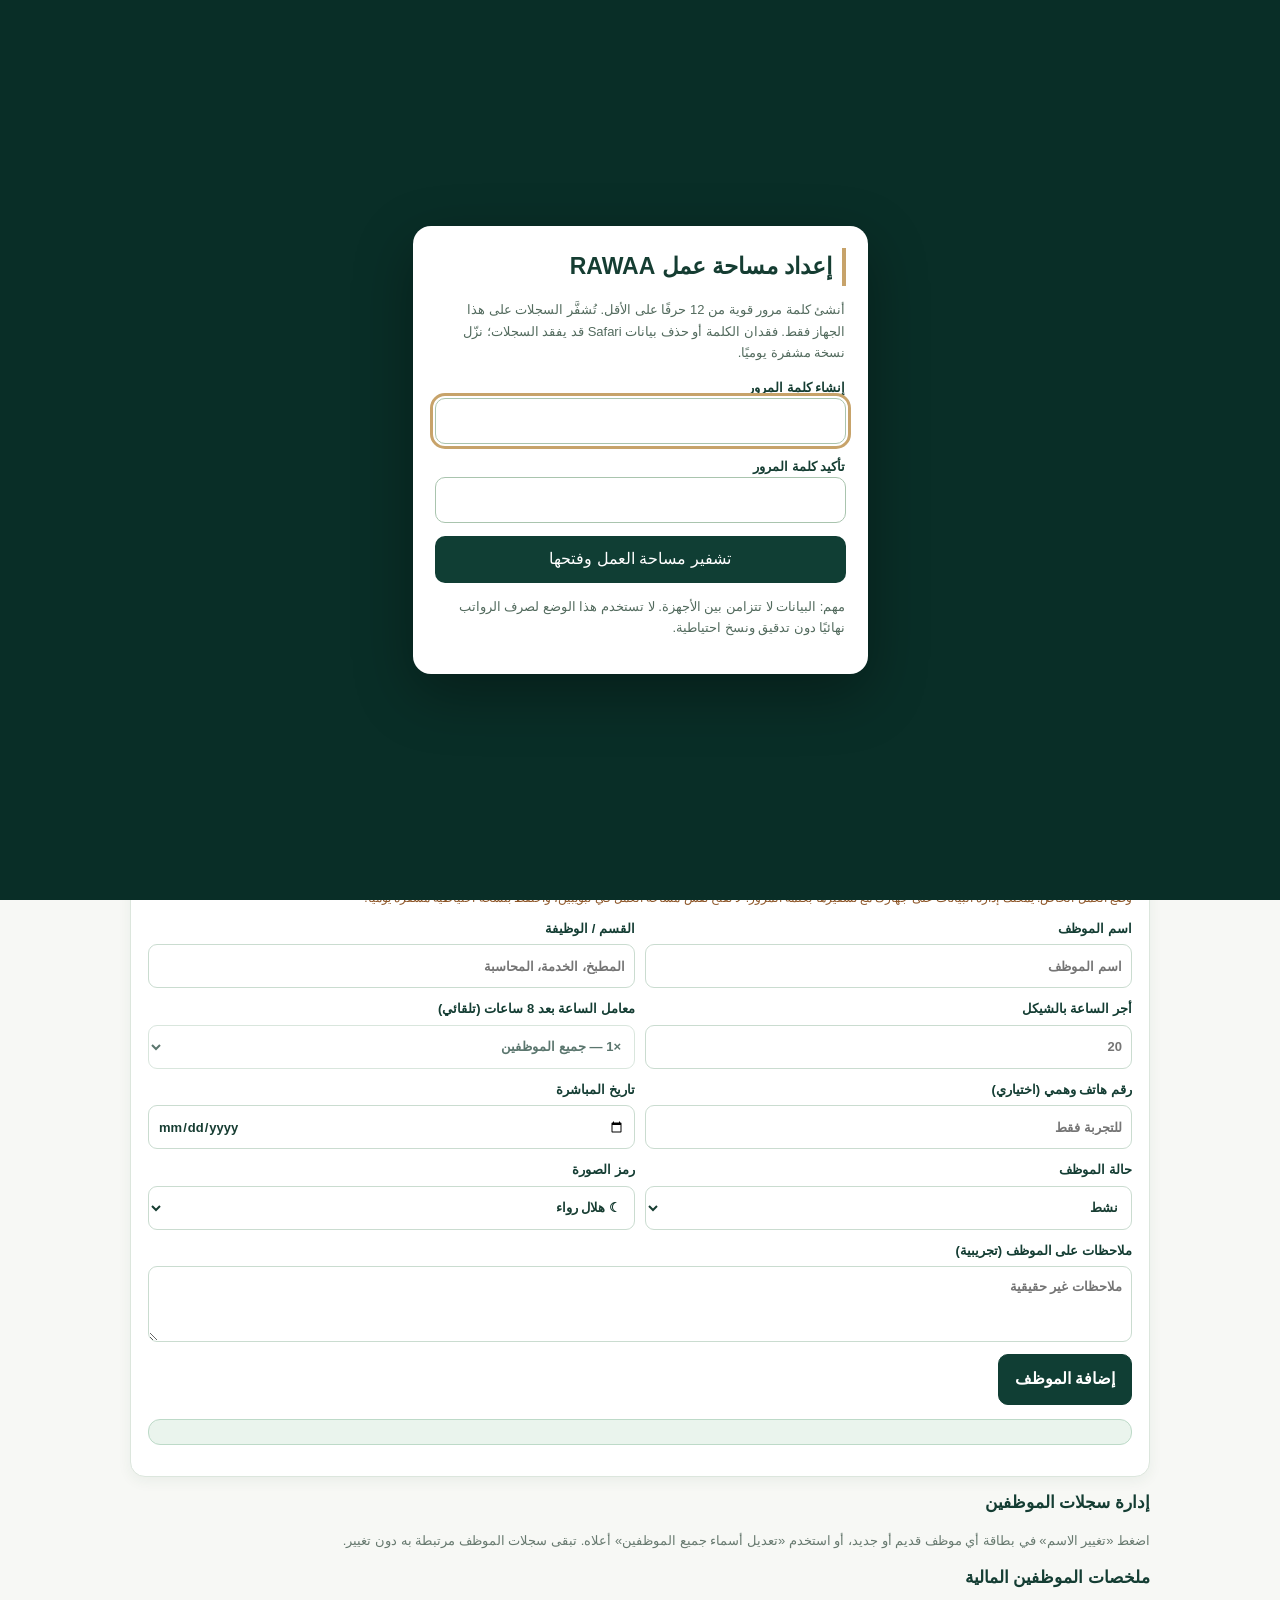
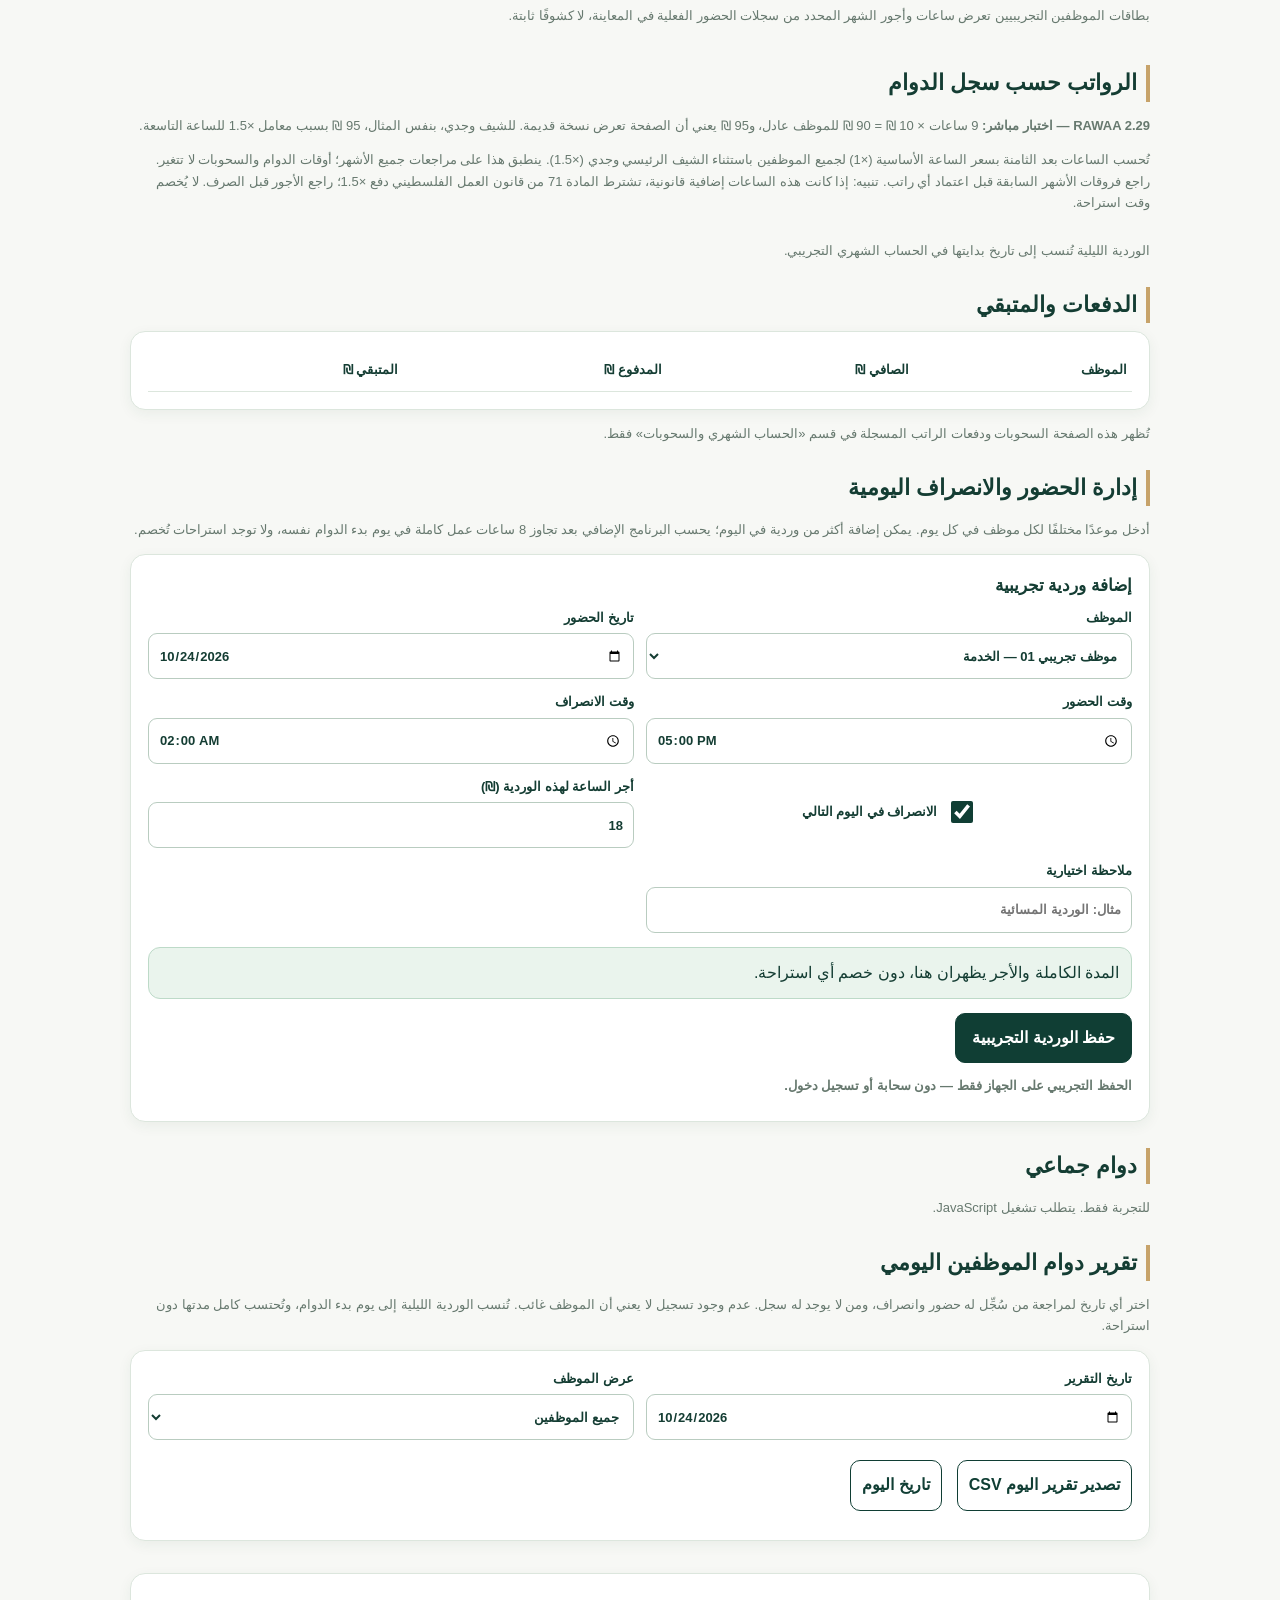
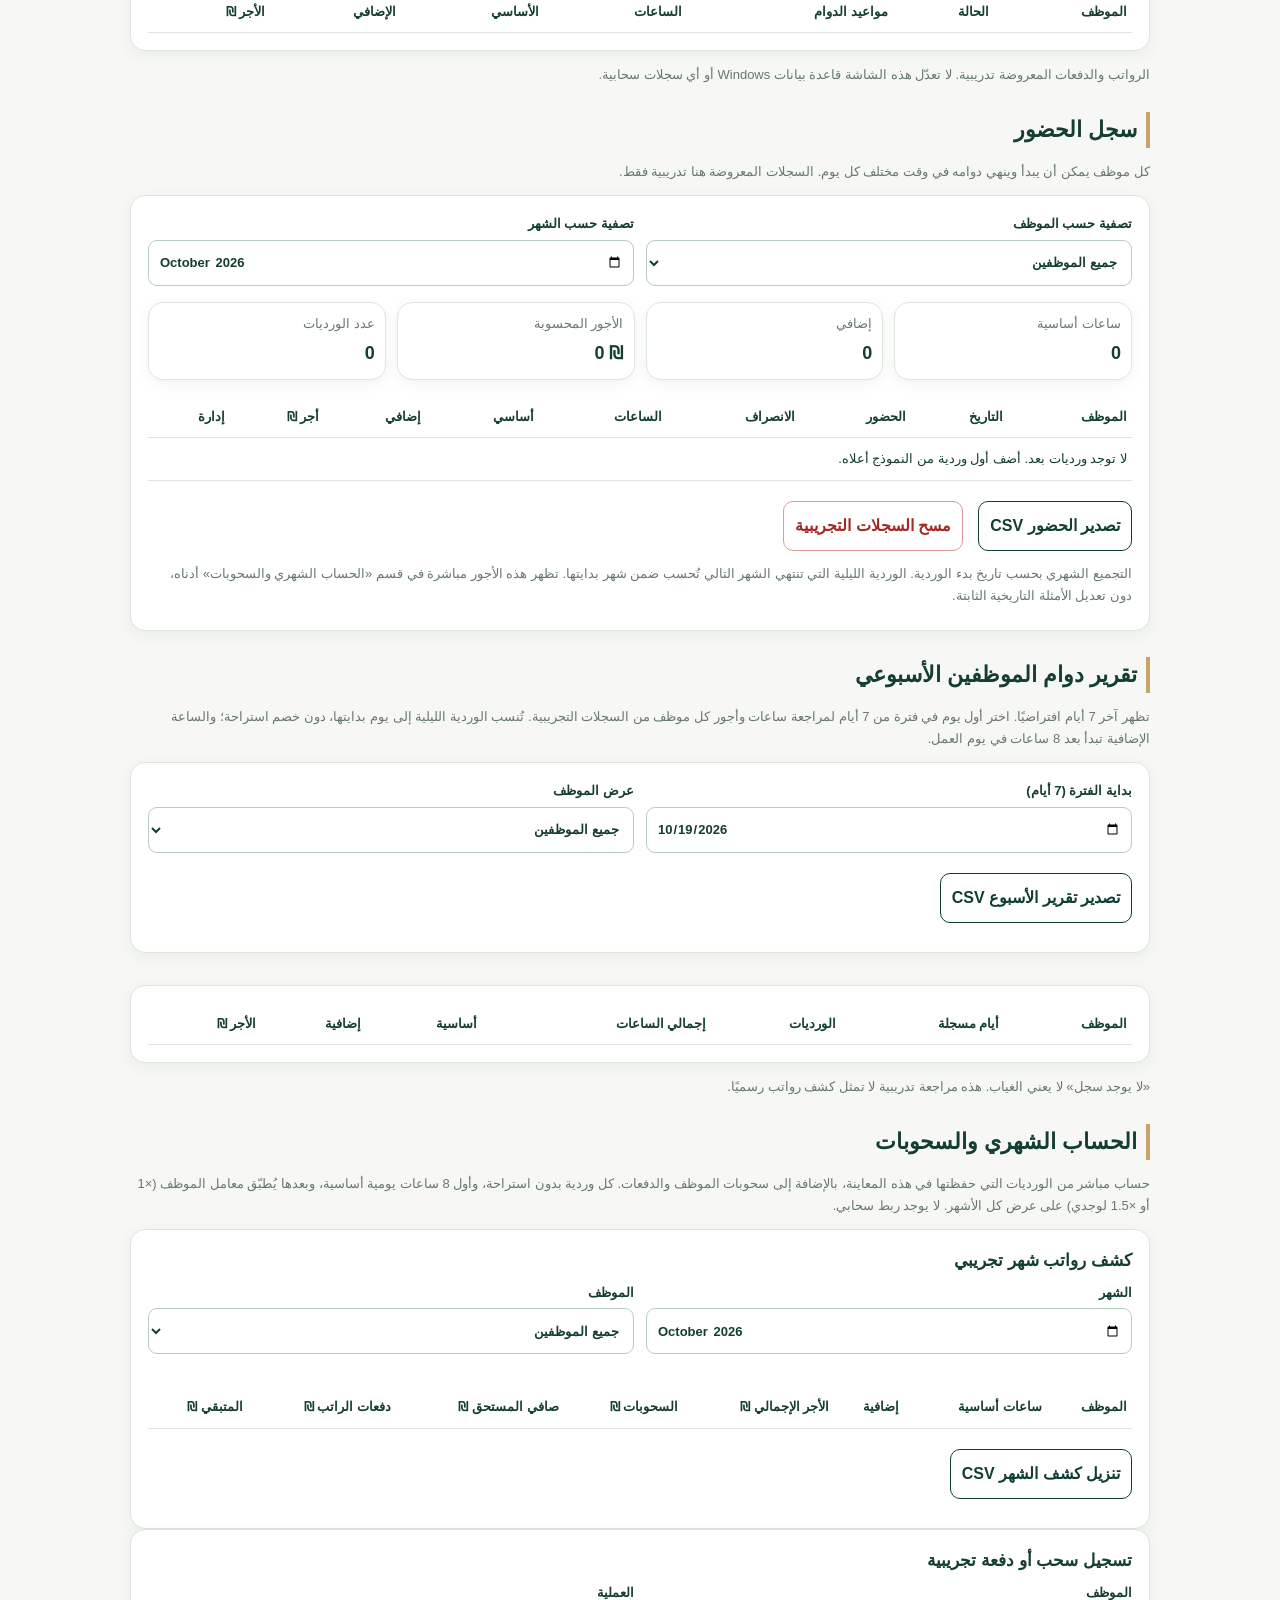
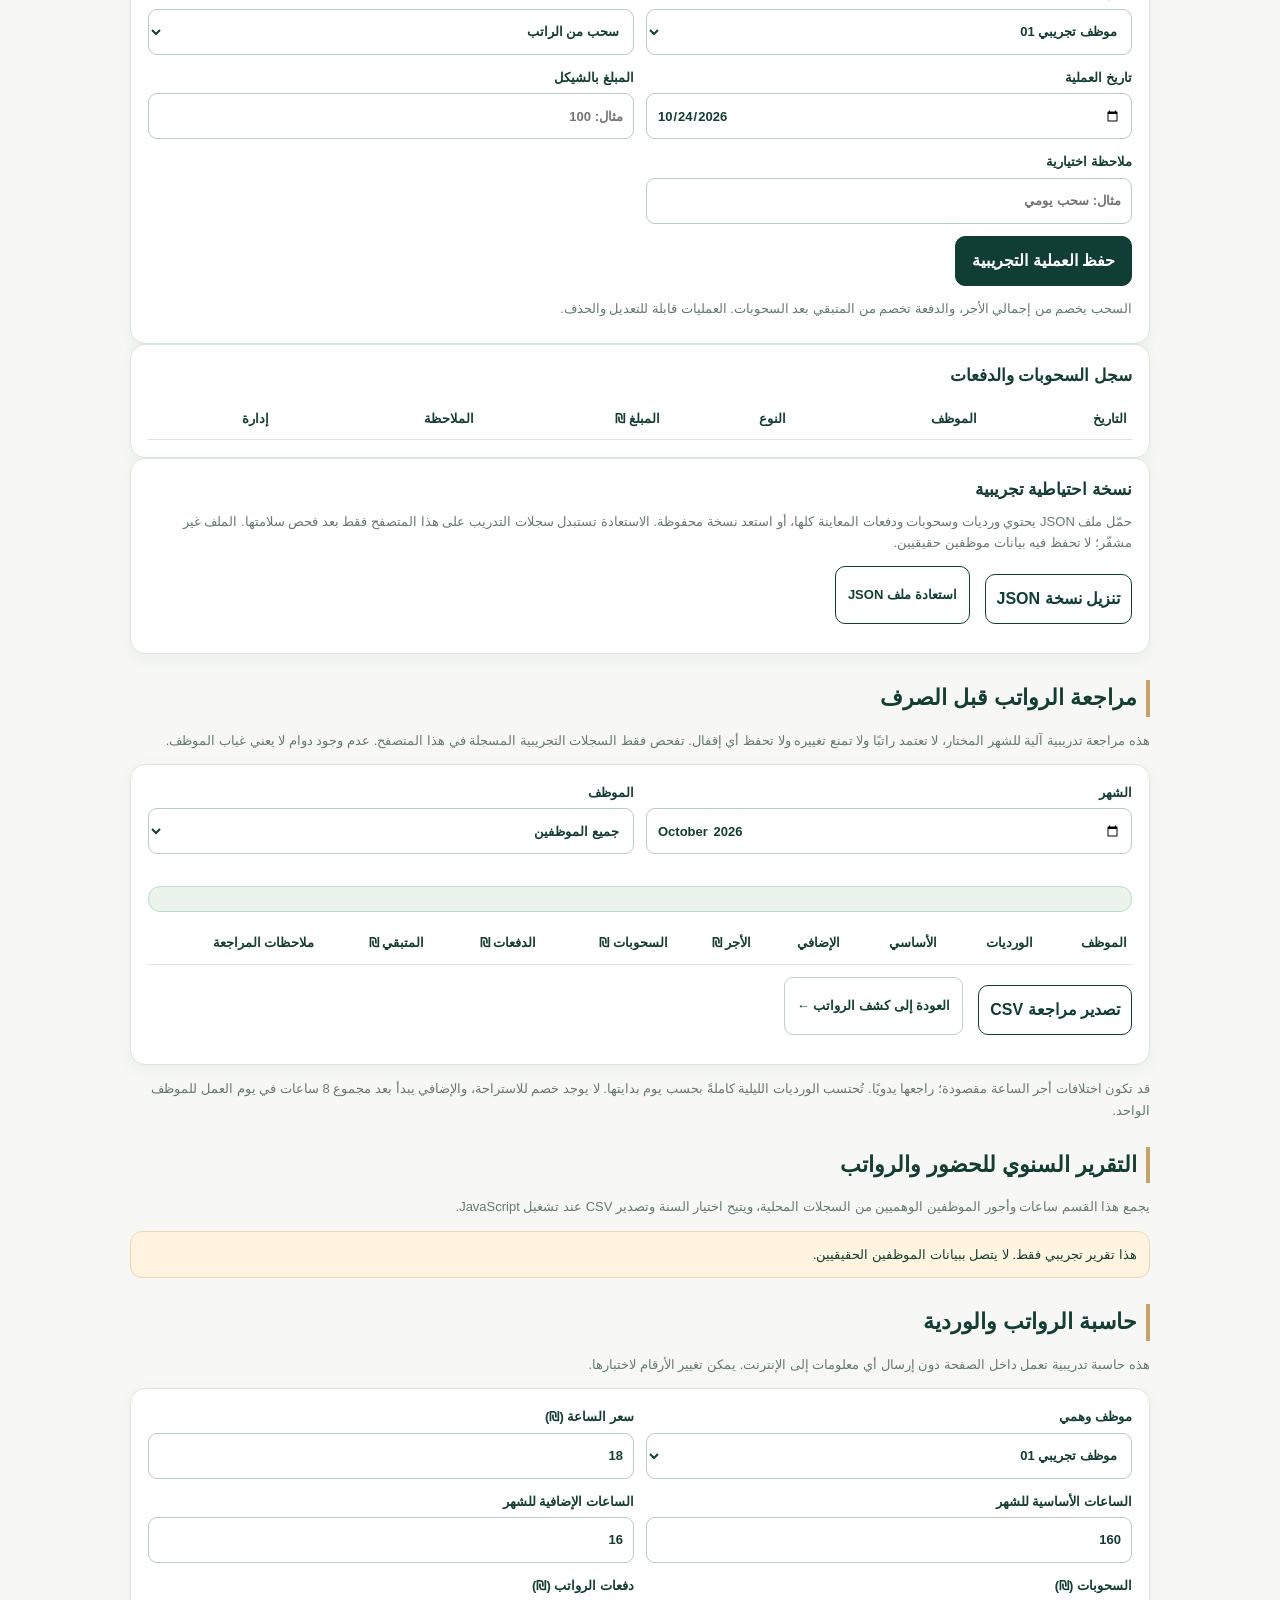
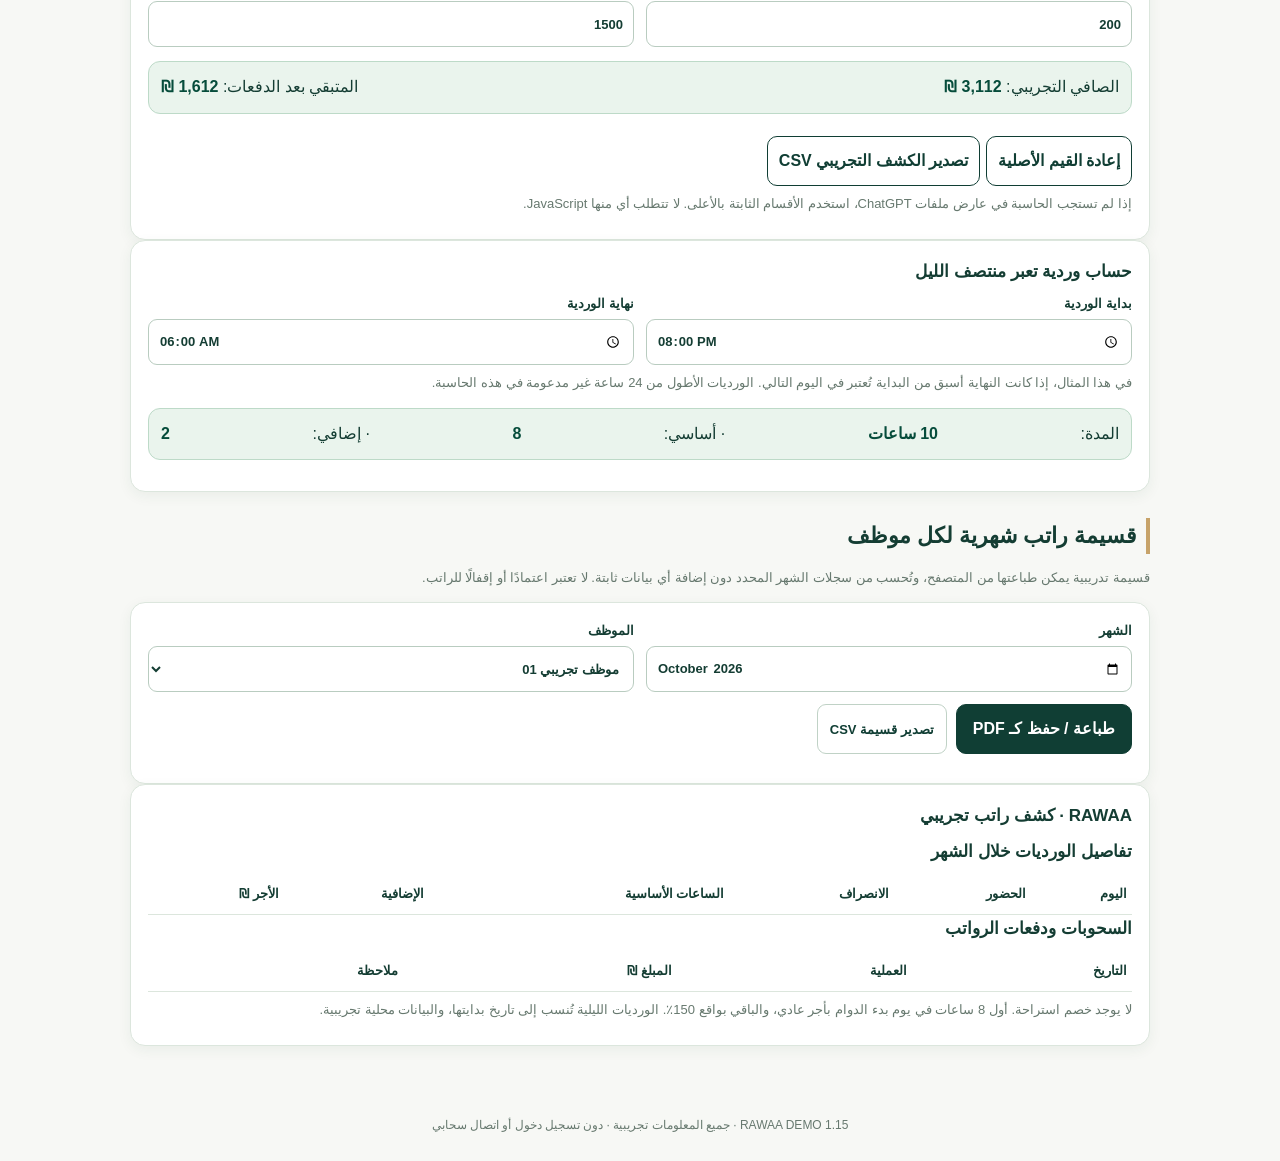
<file: work.html>
<!DOCTYPE html>
<html dir="rtl" lang="ar"><head><meta charset="utf-8"/><meta content="width=device-width,initial-scale=1,viewport-fit=cover" name="viewport"/><meta content="#103e34" name="theme-color"/><link rel="manifest" href="./manifest.webmanifest"/><link rel="apple-touch-icon" href="./icon.svg"/><meta name="apple-mobile-web-app-capable" content="yes"/><meta name="apple-mobile-web-app-status-bar-style" content="default"/><meta name="apple-mobile-web-app-title" content="RAWAA تجريبي"/><meta content="معاينة رواء التدريبية للموظفين والرواتب بدون بيانات حقيقية" name="description"/><title>RAWAA 1.16 — مساحة العمل المشفرة | الحضور والرواتب</title><link rel="stylesheet" href="./staff.css?v=115"><style>
:root{--deep:#103e34;--gold:#c7a36a;--bg:#f7f8f5;--ink:#143d33;--muted:#67796f;--border:#dce6dd;color-scheme:light}*{box-sizing:border-box}html{scroll-behavior:smooth}body{margin:0;background:var(--bg);font:16px/1.65 -apple-system,BlinkMacSystemFont,"Segoe UI",Tahoma,Arial,sans-serif;color:var(--ink)}header{background:linear-gradient(125deg,#082b24,#175548);color:#fff;text-align:center;padding:40px 15px 28px}header .moon{display:inline-grid;place-items:center;width:58px;height:58px;border:2px solid var(--gold);border-radius:19px;font-size:30px;color:var(--gold)}h1{font-size:clamp(25px,6vw,39px);margin:12px 0 2px}header p{color:#e9d7bb;margin:4px}.tiny{font-size:11px;letter-spacing:.1em;color:var(--gold);font-weight:700}.alert{margin:16px auto;background:#fff3d9;border-right:4px solid var(--gold);padding:12px 15px;border-radius:12px;font-size:13px;max-width:1050px}nav{position:sticky;top:0;z-index:10;display:flex;gap:7px;background:white;box-shadow:0 2px 12px #143b2d17;padding:10px;overflow-x:auto;scrollbar-width:thin;white-space:nowrap}nav a{display:inline-flex;align-items:center;justify-content:center;min-height:44px;flex:0 0 auto;background:var(--deep);color:#fff;padding:7px 13px;border-radius:11px;text-decoration:none;font-size:13px;font-weight:700}a,button{touch-action:manipulation}a:focus-visible,button:focus-visible,input:focus-visible,select:focus-visible{outline:3px solid var(--gold);outline-offset:2px}main{padding:0 15px 45px;max-width:1050px;margin:auto}section{scroll-margin-top:90px;margin-top:26px}h2{font-size:22px;margin:0 0 8px;border-right:4px solid var(--gold);padding-right:9px}h3{font-size:17px;margin:0 0 7px}.hint,small{color:var(--muted);font-size:13px}.stats{display:grid;grid-template-columns:repeat(2,minmax(0,1fr));gap:11px}.stat,.card{background:white;border:1px solid var(--border);border-radius:15px;padding:17px;box-shadow:0 4px 14px #244e3510}.stat{display:flex;flex-direction:column;gap:5px}.stat strong{font-size:25px;direction:ltr;text-align:right}.cols{display:grid;grid-template-columns:1fr;gap:12px}.card p{margin:7px 0}.employeehead{display:flex;align-items:center;gap:10px;margin-bottom:12px}.avatar{display:grid;place-items:center;width:48px;height:48px;border-radius:50%;background:#e9f5ed;color:var(--deep);font-size:13px;font-weight:800;flex:none}.actions{display:flex;gap:9px;flex-wrap:wrap;margin:12px 0}.actions a,.plain{color:var(--deep);display:inline-flex;align-items:center;min-height:44px;border:1px solid #c0d2c6;border-radius:9px;padding:8px 12px;text-decoration:none;font-weight:700;font-size:13px;background:#fff}.moneyrow{display:flex;justify-content:space-between;gap:12px;margin:8px 0;font-size:13px}.moneyrow strong{white-space:nowrap;direction:ltr}.net{border-top:1px dashed var(--border);display:flex;justify-content:space-between;padding-top:9px;margin-top:10px;font-weight:700}.net strong{font-size:18px;color:#0b5a42}.warning{margin:12px 0;background:#fff4df;padding:12px;border-radius:12px;font-size:13px;border:1px solid #edd7b2}.overflow{overflow-x:auto}table{width:100%;border-collapse:collapse;min-width:340px;font-size:13px}th,td{text-align:right;border-bottom:1px solid var(--border);padding:10px 5px}td:not(:first-child){direction:ltr;text-align:right}.last{font-weight:800}label{font-size:13px;font-weight:650;display:flex;flex-direction:column;gap:5px}input,select{font:inherit;width:100%;min-height:46px;border:1px solid #b9ccc0;background:white;border-radius:9px;padding:8px 10px;color:var(--ink)}.formgrid{display:grid;grid-template-columns:repeat(2,minmax(0,1fr));gap:12px}button.primary{background:var(--deep);color:#fff;border:1px solid var(--deep);padding:11px 16px;border-radius:10px;min-height:44px;font:inherit;font-weight:700;cursor:pointer}button.outline{background:#fff;border:1px solid var(--deep);color:var(--deep);padding:11px;border-radius:10px;min-height:44px;font:inherit;font-weight:650;margin:8px 0 0 6px;cursor:pointer}.result{background:#eaf4ed;border:1px solid #bddac8;border-radius:12px;margin:14px 0;padding:12px;display:flex;gap:12px;justify-content:space-between;flex-wrap:wrap}.result strong{color:#064c3b}.checklabel{justify-content:center;flex-direction:row;align-items:center;gap:10px}.checklabel input{width:22px;min-height:22px;accent-color:var(--deep)}.mini-stats{margin:16px 0}.mini-stats .stat{padding:10px}.mini-stats strong{font-size:18px}.error{background:#ffe6e2;color:#a02820;border-radius:10px;padding:10px;margin:10px 0}.danger{color:#a32a24!important;border-color:#db9b95!important}.tiny-button{font-size:12px;min-height:36px;white-space:nowrap;background:#fff;border:1px solid #9ab4a2;border-radius:9px;padding:5px 9px;color:var(--deep);cursor:pointer}.row-buttons{display:flex;gap:5px;flex-wrap:wrap}#attendance-table{min-width:760px}#attendance-table td{white-space:nowrap}#storage-status{font-weight:600}footer{text-align:center;padding:25px 15px;font-size:12px;color:var(--muted)}@media(min-width:720px){.stats{grid-template-columns:repeat(4,1fr)}.cols{grid-template-columns:repeat(3,minmax(0,1fr))}}@media(max-width:360px){.formgrid{grid-template-columns:1fr}nav a{padding:7px 10px}}@media(prefers-reduced-motion:reduce){html{scroll-behavior:auto}}
#fin-month-table{min-width:850px}#fin-ledger-table{min-width:620px}.filelabel{position:relative;display:inline-flex;align-items:center;justify-content:center;border:1px solid var(--deep);border-radius:10px;padding:9px 12px;background:#fff;min-height:44px;cursor:pointer;font-weight:700;font-size:13px}.filelabel input{position:absolute;inset:0;opacity:0;width:100%;cursor:pointer}#fin-storage{font-weight:650}.subtle{color:var(--muted)}
#daily-report .stat strong{font-variant-numeric:tabular-nums}#daily-report td:nth-child(3){min-width:140px;line-height:1.8}#daily-report td{vertical-align:top}#daily-report .daily-empty{color:#666}#daily-report .daily-present{font-weight:700;color:#15624d}@media(max-width:600px){#daily-report .card{padding:12px}}
</style><style>#payroll-review #review-result{margin:10px 0}#payroll-review .flag{font-weight:750;color:#915012}#payroll-review .good{font-weight:750;color:#17634a}#payroll-review table{min-width:1000px}#payroll-review .overflow{max-width:100%;overflow:auto}#payroll-review tbody tr:nth-child(even){background:#f8faf8}</style><style id="rawaa-v18-ui">
.rawaa-v18-note{max-width:1050px;margin:8px auto 0;padding:10px 14px;border-radius:12px;background:#e9f4ed;border:1px solid #bdd9c6;font-size:13px;color:#184a3d}
.rawaa-stale-shield{position:fixed;inset:0;z-index:99999;background:#092e27ed;color:white;display:flex;align-items:center;justify-content:center;padding:20px;direction:rtl}
.rawaa-stale-shield .rawaa-stale-card{background:#fff;color:#143d33;border-radius:18px;padding:25px;max-width:440px;width:100%;box-shadow:0 15px 70px #0006;text-align:center}
.rawaa-stale-shield button{font:inherit;background:#103e34;color:#fff;border:0;border-radius:10px;padding:14px 20px;font-weight:750;min-height:48px;cursor:pointer}
</style><style>@media print{header,nav,footer,main>section:not(#payslip),main>aside,main>.alert,#payslip>.no-print,#payslip>.hint{display:none!important}body{background:#fff}main{max-width:none;padding:0}#payslip{display:block;margin:0}#payslip .tablewrap{overflow:visible}#payslip table{min-width:0;width:100%;table-layout:fixed}#payslip th,#payslip td{white-space:normal;overflow-wrap:anywhere}#payslip thead{display:table-header-group}#payslip tr{break-inside:avoid}#payslip .card{box-shadow:none;border:0;padding:5px}#payslip table{font-size:11px}#payslip .stat{box-shadow:none;padding:7px}#payslip .stats{grid-template-columns:repeat(4,1fr)}@page{size:A4;margin:12mm}}</style></head><body><header><div class="moon">☾</div><div class="tiny">RAWAA · STAFF MANAGEMENT · PRIVATE WORK 1.16</div><h1>إدارة موظفي رواء</h1><p>مساحة عمل مشفّرة خاصة بهذا الجهاز · تفتح بكلمة مرور</p></header><aside class="alert" role="note"><strong>RAWAA 1.16 | وضع العمل المحلي:</strong> تحفظ أسماء الموظفين وساعات الدوام والدفعات في خزنة مشفّرة على الجهاز الذي تستخدمه فقط. لا يوجد حساب سحابي أو مزامنة بين الأجهزة، ولا تعتمد الرواتب للصرف النهائي دون مراجعة. <strong>حمّل نسخة مشفّرة كل يوم من زر «تنزيل نسخة مشفّرة».</strong> بيانات أول فتح (ثلاثة موظفين تجريبيين) أمثلة فقط: عدلها أو استبدلها قبل الاستخدام.</aside><nav aria-label="أقسام رواء"><a href="./index.html">فتح التجربة العامة</a><a href="#dashboard">الرئيسية</a><a href="#employees">الموظفون</a><a href="#payroll">الرواتب</a><a href="#payments">الدفعات</a><a href="#attendance">تسجيل الدوام</a><a href="#attendance-log">سجل الحضور</a><a href="#bulk-attendance">دوام جماعي</a><a href="#daily-report">تقرير اليوم</a><a href="#weekly-report">تقرير الأسبوع</a><a href="#monthly-ledger">الحساب الشهري والسحوبات</a><a href="#payroll-review">مراجعة الرواتب</a><a href="#annual-report">التقرير السنوي</a><a href="#payslip">قسيمة الراتب</a><a href="#calculator">الحاسبة</a></nav><main><noscript><div class="error" role="alert"><strong>المعاينة التفاعلية لا تعمل في هذا العارض.</strong> افتح الملف عبر متصفح يدعم JavaScript أو رابط HTTPS عند توفره. يمكنك قراءة شرح الأقسام، لكن لا تعتمد على الأرقام الفارغة ولا تُدخل بيانات موظفين حقيقية.</div></noscript><div class="alert" role="note"><strong>خصوصية البيانات:</strong> تُحفظ سجلاتك مشفّرة في Safari ولا تُرسل إلى خادم. كلمة المرور لا يمكن استعادتها؛ يحتمل ضياع البيانات إذا حذفت سجل موقع Safari دون نسخة احتياطية. هذا تشغيل محلي أولي وليس نظام رواتب سحابيًا متعدد المستخدمين.</div><section id="dashboard"><h2>لوحة التحكم الحية</h2><p class="hint">كل الأرقام مشتقة من سجلات الدوام والدفعات المحفوظة على جهازك. ابدأ بإضافة الموظفين أو تعديل الأسماء الوهمية ثم سجل دوام اليوم.</p><div class="formgrid"><label>الشهر المراد مراجعته<input id="dash-month" type="month" value="2026-10"/></label><label>فلترة حسب الموظف<select id="dash-filter"><option value="all">جميع الموظفين</option><option value="001">موظف تجريبي 01</option><option value="002">موظف تجريبي 02</option><option value="003">موظف تجريبي 03</option></select></label></div><div aria-live="polite" class="stats mini-stats" id="live-dashboard-stats"></div><div class="warning" hidden="" id="live-dashboard-warning"></div><div class="actions"><a href="#attendance">تسجيل دوام جديد ←</a><a href="#monthly-ledger">إضافة سحب أو دفعة ←</a></div></section><section id="employees"><h2>الموظفون</h2><div class="staff-manage-panel" id="staff-manager">
<h3 id="staff-form-title">إضافة موظف تجريبي</h3>
<p class="staff-storage-notice">وضع العمل الخاص: يمكنك إدارة البيانات على جهازك مع تشفيرها بكلمة المرور. لا تفتح نفس مساحة العمل في تبويبين، واحتفظ بنسخة احتياطية مشفّرة يوميًا.</p>
<form id="staff-form" novalidate>
<div class="staff-manage-grid">
<label>اسم الموظف<input id="staff-name" required maxlength="65" placeholder="اسم الموظف" autocomplete="off"></label>
<label>القسم / الوظيفة<input id="staff-role" maxlength="65" placeholder="المطبخ، الخدمة، المحاسبة"></label>
<label>أجر الساعة بالشيكل<input id="staff-rate" type="number" required min="0.01" max="10000" step="0.01" inputmode="decimal" placeholder="20"></label>
<label>معامل الساعة بعد 8 ساعات (تلقائي)<select id="staff-overtime-factor" disabled aria-label="معامل الساعات الزائدة محدد تلقائيًا"><option value="1">×1 — جميع الموظفين</option><option value="1.5">×1.5 — الشيف الرئيسي وجدي</option></select></label>
<label>رقم هاتف وهمي (اختياري)<input id="staff-phone" type="text" maxlength="35" autocomplete="off" placeholder="للتجربة فقط"></label>
<label>تاريخ المباشرة<input id="staff-startDate" type="date"></label>
<label>حالة الموظف<select id="staff-status"><option value="active">نشط</option><option value="archived">مؤرشف</option></select></label>
<label>رمز الصورة<select id="staff-avatar"><option value="☾">☾ هلال رواء</option><option value="👤">👤 شخص</option><option value="👨‍🍳">👨‍🍳 طاهٍ</option><option value="👩‍🍳">👩‍🍳 طاهية</option><option value="🍽️">🍽️ خدمة</option></select></label>
<label class="full">ملاحظات على الموظف (تجريبية)<textarea id="staff-note" maxlength="200" rows="2" placeholder="ملاحظات غير حقيقية"></textarea></label>
</div>
<div class="staff-manage-actions"><button class="primary" type="submit" id="staff-save">إضافة الموظف</button><button class="outline" type="button" hidden id="staff-cancel">إلغاء التعديل</button></div>
<p id="staff-feedback" aria-live="polite" role="status" class="result"></p>
</form></div>
<h3>إدارة سجلات الموظفين</h3><p class="hint">اضغط «تغيير الاسم» في بطاقة أي موظف قديم أو جديد، أو استخدم «تعديل أسماء جميع الموظفين» أعلاه. تبقى سجلات الموظف مرتبطة به دون تغيير.</p>
<div id="staff-manage-cards"></div><h3>ملخصات الموظفين المالية</h3><p class="hint">بطاقات الموظفين التجريبيين تعرض ساعات وأجور الشهر المحدد من سجلات الحضور الفعلية في المعاينة، لا كشوفًا ثابتة.</p><div class="cols" id="live-employee-cards"></div></section><section id="payroll"><h2>الرواتب حسب سجل الدوام</h2><p class="hint"><strong>RAWAA 2.29 — اختبار مباشر:</strong> 9 ساعات × 10 ₪ = 90 ₪ للموظف عادل، و95 ₪ يعني أن الصفحة تعرض نسخة قديمة. للشيف وجدي، بنفس المثال، 95 ₪ بسبب معامل ×1.5 للساعة التاسعة.</p><p class="hint">تُحسب الساعات بعد الثامنة بسعر الساعة الأساسية (×1) لجميع الموظفين باستثناء الشيف الرئيسي وجدي (×1.5). ينطبق هذا على مراجعات جميع الأشهر؛ أوقات الدوام والسحوبات لا تتغير. راجع فروقات الأشهر السابقة قبل اعتماد أي راتب. تنبيه: إذا كانت هذه الساعات إضافية قانونية، تشترط المادة 71 من قانون العمل الفلسطيني دفع ×1.5؛ راجع الأجور قبل الصرف. لا يُخصم وقت استراحة.</p><div class="cols" id="live-payroll-cards"></div><p class="hint">الوردية الليلية تُنسب إلى تاريخ بدايتها في الحساب الشهري التجريبي.</p></section><section id="payments"><h2>الدفعات والمتبقي</h2><div class="card overflow"><table><thead><tr><th>الموظف</th><th>الصافي ₪</th><th>المدفوع ₪</th><th>المتبقي ₪</th></tr></thead><tbody id="live-payments-rows"></tbody></table></div><p class="hint">تُظهر هذه الصفحة السحوبات ودفعات الراتب المسجلة في قسم «الحساب الشهري والسحوبات» فقط.</p></section><section id="attendance"><h2>إدارة الحضور والانصراف اليومية</h2><p class="hint">أدخل موعدًا مختلفًا لكل موظف في كل يوم. يمكن إضافة أكثر من وردية في اليوم؛ يحسب البرنامج الإضافي بعد تجاوز 8 ساعات عمل كاملة في يوم بدء الدوام نفسه، ولا توجد استراحات تُخصم.</p>
<div class="card"><h3 id="attendance-form-title">إضافة وردية تجريبية</h3>
<form id="attendance-form" novalidate=""><div class="formgrid">
<label>الموظف<select id="att-employee" required=""><option value="001">موظف تجريبي 01 — الخدمة</option><option value="002">موظف تجريبي 02 — المطبخ</option><option value="003">موظف تجريبي 03 — الاستقبال</option></select></label>
<label>تاريخ الحضور<input id="att-date" required="" type="date" value="2026-10-24"/></label>
<label>وقت الحضور<input id="att-start" required="" type="time" value="17:00"/></label>
<label>وقت الانصراف<input id="att-end" required="" type="time" value="02:00"/></label>
<label class="checklabel"><input checked="" id="att-next" type="checkbox"/> الانصراف في اليوم التالي</label>
<label>أجر الساعة لهذه الوردية (₪)<input id="att-rate" inputmode="decimal" max="10000" min="0.01" step="0.5" type="number" value="18"/></label>
<label>ملاحظة اختيارية<input id="att-note" maxlength="120" placeholder="مثال: الوردية المسائية" type="text"/></label>
</div><div aria-live="polite" class="result" id="attendance-preview" role="status">المدة الكاملة والأجر يظهران هنا، دون خصم أي استراحة.</div><div class="error" hidden="" id="attendance-error" role="alert"></div>
<div class="actions"><button class="primary" type="submit">حفظ الوردية التجريبية</button><button class="outline" hidden="" id="att-cancel" type="button">إلغاء التعديل</button></div>
</form><p class="hint" id="storage-status">الحفظ التجريبي على الجهاز فقط — دون سحابة أو تسجيل دخول.</p></div></section>
<section id="bulk-attendance" aria-label="تسجيل الدوام الجماعي"><h2>دوام جماعي</h2><p class="hint">للتجربة فقط. يتطلب تشغيل JavaScript.</p></section><section id="daily-report"><h2>تقرير دوام الموظفين اليومي</h2><p class="hint">اختر أي تاريخ لمراجعة من سُجِّل له حضور وانصراف، ومن لا يوجد له سجل. عدم وجود تسجيل لا يعني أن الموظف غائب. تُنسب الوردية الليلية إلى يوم بدء الدوام، وتُحتسب كامل مدتها دون استراحة.</p>
<div class="card"><div class="formgrid"><label>تاريخ التقرير<input id="daily-date" required="" type="date" value="2026-10-24"/></label><label>عرض الموظف<select id="daily-filter"><option value="all">جميع الموظفين</option><option value="001">موظف تجريبي 01</option><option value="002">موظف تجريبي 02</option><option value="003">موظف تجريبي 03</option></select></label></div><div class="actions"><button class="outline" id="daily-export" type="button">تصدير تقرير اليوم CSV</button><button class="outline" id="daily-today" type="button">تاريخ اليوم</button></div></div>
<div aria-live="polite" class="stats mini-stats" id="daily-stats"></div><div class="card overflow"><table><thead><tr><th>الموظف</th><th>الحالة</th><th>مواعيد الدوام</th><th>الساعات</th><th>الأساسي</th><th>الإضافي</th><th>الأجر ₪</th></tr></thead><tbody id="daily-rows"></tbody></table></div>
<p class="hint">الرواتب والدفعات المعروضة تدريبية. لا تعدّل هذه الشاشة قاعدة بيانات Windows أو أي سجلات سحابية.</p></section><section id="attendance-log"><h2>سجل الحضور</h2><p class="hint">كل موظف يمكن أن يبدأ وينهي دوامه في وقت مختلف كل يوم. السجلات المعروضة هنا تدريبية فقط.</p>
<div class="card"><div class="formgrid"><label>تصفية حسب الموظف<select id="att-filter"><option value="all">جميع الموظفين</option><option value="001">موظف تجريبي 01</option><option value="002">موظف تجريبي 02</option><option value="003">موظف تجريبي 03</option></select></label><label>تصفية حسب الشهر<input id="att-month" type="month" value="2026-10"/></label></div>
<div aria-live="polite" class="stats mini-stats" id="attendance-month-summary"><div class="stat"><small>ساعات أساسية</small><strong>0</strong></div><div class="stat"><small>إضافي</small><strong>0</strong></div><div class="stat"><small>الأجور المحسوبة</small><strong>0 ₪</strong></div><div class="stat"><small>عدد الورديات</small><strong>0</strong></div></div>
<div class="overflow"><table id="attendance-table"><thead><tr><th>الموظف</th><th>التاريخ</th><th>الحضور</th><th>الانصراف</th><th>الساعات</th><th>أساسي</th><th>إضافي</th><th>أجر ₪</th><th>إدارة</th></tr></thead><tbody id="attendance-rows"><tr><td colspan="9">لا توجد ورديات بعد. أضف أول وردية من النموذج أعلاه.</td></tr></tbody></table></div>
<div class="actions"><button class="outline" id="att-export" type="button">تصدير الحضور CSV</button><button class="outline danger" id="att-clear" type="button">مسح السجلات التجريبية</button></div>
<p class="hint">التجميع الشهري بحسب تاريخ بدء الوردية. الوردية الليلية التي تنتهي الشهر التالي تُحسب ضمن شهر بدايتها. تظهر هذه الأجور مباشرة في قسم «الحساب الشهري والسحوبات» أدناه، دون تعديل الأمثلة التاريخية الثابتة.</p></div></section><section id="weekly-report"><h2>تقرير دوام الموظفين الأسبوعي</h2>
<p class="hint">تظهر آخر 7 أيام افتراضيًا. اختر أول يوم في فترة من 7 أيام لمراجعة ساعات وأجور كل موظف من السجلات التجريبية. تُنسب الوردية الليلية إلى يوم بدايتها، دون خصم استراحة؛ والساعة الإضافية تبدأ بعد 8 ساعات في يوم العمل.</p>
<div class="card"><div class="formgrid"><label>بداية الفترة (7 أيام)<input id="weekly-start" type="date" value="2026-10-19" required></label>
<label>عرض الموظف<select id="weekly-filter"><option value="all">جميع الموظفين</option><option value="001">موظف تجريبي 01</option><option value="002">موظف تجريبي 02</option><option value="003">موظف تجريبي 03</option></select></label></div>
<p class="hint" id="weekly-range" role="status" aria-live="polite"></p><div class="actions"><button id="weekly-export" class="outline" type="button">تصدير تقرير الأسبوع CSV</button></div></div>
<div id="weekly-stats" class="stats mini-stats" aria-live="polite"></div>
<div class="card overflow"><table><thead><tr><th>الموظف</th><th>أيام مسجلة</th><th>الورديات</th><th>إجمالي الساعات</th><th>أساسية</th><th>إضافية</th><th>الأجر ₪</th></tr></thead><tbody id="weekly-rows"></tbody></table></div>
<p class="hint">«لا يوجد سجل» لا يعني الغياب. هذه مراجعة تدريبية لا تمثل كشف رواتب رسميًا.</p></section>
<section id="monthly-ledger"><h2>الحساب الشهري والسحوبات</h2>
<p class="hint">حساب مباشر من الورديات التي حفظتها في هذه المعاينة، بالإضافة إلى سحوبات الموظف والدفعات. كل وردية بدون استراحة، وأول 8 ساعات يومية أساسية، وبعدها يُطبّق معامل الموظف (×1 أو ×1.5 لوجدي) على عرض كل الأشهر. لا يوجد ربط سحابي.</p>
<div class="card"><h3>كشف رواتب شهر تجريبي</h3><div class="formgrid">
<label>الشهر<input id="fin-month" type="month" value="2026-10"/></label>
<label>الموظف<select id="fin-filter"><option value="all">جميع الموظفين</option><option value="001">موظف تجريبي 01</option><option value="002">موظف تجريبي 02</option><option value="003">موظف تجريبي 03</option></select></label></div>
<div aria-live="polite" class="stats mini-stats" id="fin-stats"></div>
<div class="overflow"><table id="fin-month-table"><thead><tr><th>الموظف</th><th>ساعات أساسية</th><th>إضافية</th><th>الأجر الإجمالي ₪</th><th>السحوبات ₪</th><th>صافي المستحق ₪</th><th>دفعات الراتب ₪</th><th>المتبقي ₪</th></tr></thead><tbody id="fin-summary-body"></tbody></table></div>
<div class="warning" hidden="" id="fin-warning"></div>
<div class="actions"><button class="outline" id="fin-export" type="button">تنزيل كشف الشهر CSV</button></div>
</div>
<div class="card"><h3 id="fin-form-title">تسجيل سحب أو دفعة تجريبية</h3>
<form id="fin-form" novalidate=""><div class="formgrid">
<label>الموظف<select id="fin-employee"><option value="001">موظف تجريبي 01</option><option value="002">موظف تجريبي 02</option><option value="003">موظف تجريبي 03</option></select></label>
<label>العملية<select id="fin-type"><option value="withdrawal">سحب من الراتب</option><option value="payment">دفعة من الراتب</option></select></label>
<label>تاريخ العملية<input id="fin-date" required="" type="date" value="2026-10-24"/></label>
<label>المبلغ بالشيكل<input id="fin-amount" inputmode="decimal" max="10000000" min="0.01" placeholder="مثال: 100" required="" step="0.01" type="number"/></label>
<label>ملاحظة اختيارية<input id="fin-note" maxlength="100" placeholder="مثال: سحب يومي"/></label>
</div><div class="error" hidden="" id="fin-error" role="alert"></div>
<div class="actions"><button class="primary" type="submit">حفظ العملية التجريبية</button><button class="outline" hidden="" id="fin-cancel" type="button">إلغاء التعديل</button></div></form>
<p class="hint">السحب يخصم من إجمالي الأجر، والدفعة تخصم من المتبقي بعد السحوبات. العمليات قابلة للتعديل والحذف.</p></div>
<div class="card"><h3>سجل السحوبات والدفعات</h3><div class="overflow"><table id="fin-ledger-table"><thead><tr><th>التاريخ</th><th>الموظف</th><th>النوع</th><th>المبلغ ₪</th><th>الملاحظة</th><th>إدارة</th></tr></thead><tbody id="fin-ledger-body"></tbody></table></div></div>
<div class="card"><h3>نسخة احتياطية تجريبية</h3>
<p class="hint">حمّل ملف JSON يحتوي ورديات وسحوبات ودفعات المعاينة كلها، أو استعد نسخة محفوظة. الاستعادة تستبدل سجلات التدريب على هذا المتصفح فقط بعد فحص سلامتها. الملف غير مشفّر؛ لا تحفظ فيه بيانات موظفين حقيقيين.</p>
<div class="actions"><button class="outline" id="fin-backup" type="button">تنزيل نسخة JSON</button><label class="filelabel">استعادة ملف JSON<input accept=".json,application/json" id="fin-restore" type="file"/></label></div>
<p class="hint" id="fin-storage" role="status"></p></div>
</section><section id="payroll-review"><h2>مراجعة الرواتب قبل الصرف</h2><p class="hint">هذه مراجعة تدريبية آلية للشهر المختار، لا تعتمد راتبًا ولا تمنع تغييره ولا تحفظ أي إقفال. تفحص فقط السجلات التجريبية المسجلة في هذا المتصفح. عدم وجود دوام لا يعني غياب الموظف.</p>
<div class="card"><div class="formgrid"><label>الشهر<input id="review-month" type="month" value="2026-10"/></label><label>الموظف<select id="review-employee"><option value="all">جميع الموظفين</option><option value="001">موظف تجريبي 01</option><option value="002">موظف تجريبي 02</option><option value="003">موظف تجريبي 03</option></select></label></div><div aria-live="polite" class="stats mini-stats" id="review-summary"></div><p id="review-result" class="result" role="status" aria-live="polite"></p><div class="overflow"><table><thead><tr><th>الموظف</th><th>الورديات</th><th>الأساسي</th><th>الإضافي</th><th>الأجر ₪</th><th>السحوبات ₪</th><th>الدفعات ₪</th><th>المتبقي ₪</th><th>ملاحظات المراجعة</th></tr></thead><tbody id="review-rows"></tbody></table></div><div class="actions"><button class="outline" type="button" id="review-export">تصدير مراجعة CSV</button><a class="plain" href="#monthly-ledger">العودة إلى كشف الرواتب ←</a></div></div>
<p class="hint">قد تكون اختلافات أجر الساعة مقصودة؛ راجعها يدويًا. تُحتسب الورديات الليلية كاملةً بحسب يوم بدايتها. لا يوجد خصم للاستراحة، والإضافي يبدأ بعد مجموع 8 ساعات في يوم العمل للموظف الواحد.</p></section><section id="annual-report"><h2>التقرير السنوي للحضور والرواتب</h2><p class="hint">يجمع هذا القسم ساعات وأجور الموظفين الوهميين من السجلات المحلية، ويتيح اختيار السنة وتصدير CSV عند تشغيل JavaScript.</p><p class="warning">هذا تقرير تجريبي فقط. لا يتصل ببيانات الموظفين الحقيقيين.</p></section><section id="calculator"><h2>حاسبة الرواتب والوردية</h2><p class="hint">هذه حاسبة تدريبية تعمل داخل الصفحة دون إرسال أي معلومات إلى الإنترنت. يمكن تغيير الأرقام لاختبارها.</p>
<div class="card formcard"><div class="formgrid"><label>موظف وهمي<select id="selected-employee"><option value="0">موظف تجريبي 01</option><option value="1">موظف تجريبي 02</option><option value="2">موظف تجريبي 03</option></select></label><label>سعر الساعة (₪)<input id="rate" inputmode="decimal" max="10000" min="0" step="0.5" type="number" value="18"/></label><label>الساعات الأساسية للشهر<input id="basic" inputmode="decimal" max="744" min="0" step="0.5" type="number" value="160"/></label><label>الساعات الإضافية للشهر<input id="overtime" inputmode="decimal" max="744" min="0" step="0.5" type="number" value="16"/></label><label>السحوبات (₪)<input id="withdrawal" inputmode="decimal" max="100000" min="0" step="1" type="number" value="200"/></label><label>دفعات الرواتب (₪)<input id="paid" inputmode="decimal" max="100000" min="0" step="1" type="number" value="1500"/></label></div><div aria-live="polite" class="result" id="calc-results" role="status"><div>الصافي التجريبي: <strong>3,112 ₪</strong></div><div>المتبقي بعد الدفعات: <strong>1,612 ₪</strong></div></div><button class="outline" id="reset" type="button">إعادة القيم الأصلية</button><button class="outline" id="download" type="button">تصدير الكشف التجريبي CSV</button><p class="hint">إذا لم تستجب الحاسبة في عارض ملفات ChatGPT، استخدم الأقسام الثابتة بالأعلى. لا تتطلب أي منها JavaScript.</p></div>
<div class="card"><h3>حساب وردية تعبر منتصف الليل</h3><div class="formgrid"><label>بداية الوردية<input id="from" type="time" value="20:00"/></label><label>نهاية الوردية<input id="to" type="time" value="06:00"/></label></div><p class="hint">في هذا المثال، إذا كانت النهاية أسبق من البداية تُعتبر في اليوم التالي. الورديات الأطول من 24 ساعة غير مدعومة في هذه الحاسبة.</p><div aria-live="polite" class="result" id="shift-results">المدة: <strong>10 ساعات</strong> · أساسي: <strong>8</strong> · إضافي: <strong>2</strong></div></div></section><section id="payslip"><h2>قسيمة راتب شهرية لكل موظف</h2>
<p class="hint">قسيمة تدريبية يمكن طباعتها من المتصفح، وتُحسب من سجلات الشهر المحدد دون إضافة أي بيانات ثابتة. لا تعتبر اعتمادًا أو إقفالًا للراتب.</p>
<div class="card formcard no-print"><div class="formgrid"><label>الشهر<input type="month" id="payslip-month" value="2026-10"/></label><label>الموظف<select id="payslip-employee"><option value="001">موظف تجريبي 01</option><option value="002">موظف تجريبي 02</option><option value="003">موظف تجريبي 03</option></select></label></div>
<div class="actions"><button id="payslip-print" type="button" class="primary">طباعة / حفظ كـ PDF</button><button id="payslip-export" type="button" class="plain">تصدير قسيمة CSV</button></div></div>
<p id="payslip-input-error" class="error" role="alert" hidden>اختر شهرًا وموظفًا صالحين لعرض القسيمة.</p><article class="card" id="payslip-document"><div class="payslip-head"><h3>RAWAA · كشف راتب تجريبي</h3><p class="hint" id="payslip-headline"></p></div>
<p class="hint" id="payslip-rates"></p><div class="stats" id="payslip-stats"></div><p class="warning" hidden id="payslip-warning"></p>
<h3>تفاصيل الورديات خلال الشهر</h3><div class="tablewrap"><table><thead><tr><th>اليوم</th><th>الحضور</th><th>الانصراف</th><th>الساعات الأساسية</th><th>الإضافية</th><th>الأجر ₪</th></tr></thead><tbody id="payslip-shifts"></tbody></table></div>
<h3>السحوبات ودفعات الرواتب</h3><div class="tablewrap"><table><thead><tr><th>التاريخ</th><th>العملية</th><th>المبلغ ₪</th><th>ملاحظة</th></tr></thead><tbody id="payslip-transactions"></tbody></table></div>
<p class="hint">لا يوجد خصم استراحة. أول 8 ساعات في يوم بدء الدوام بأجر عادي، والباقي بواقع 150٪. الورديات الليلية تُنسب إلى تاريخ بدايتها، والبيانات محلية تجريبية.</p>
</article></section></main><footer>RAWAA DEMO 1.15 · جميع المعلومات تجريبية · دون تسجيل دخول أو اتصال سحابي</footer><script type="application/x-rawaa-deferred" data-rawaa-deferred>(()=>{'use strict';
function todayAtRestaurant(){const parts=new Intl.DateTimeFormat('en-US',{timeZone:'Asia/Hebron',year:'numeric',month:'2-digit',day:'2-digit'}).formatToParts(new Date());const pick=t=>parts.find(p=>p.type===t).value;return pick('year')+'-'+pick('month')+'-'+pick('day');}
window.RAWAA_RESTAURANT_TODAY=todayAtRestaurant;
const today=todayAtRestaurant();for(const id of ['att-date','fin-date','daily-date']){const el=document.getElementById(id);if(el)el.value=today;}
for(const id of ['dash-month','att-month','fin-month','review-month','payslip-month']){const el=document.getElementById(id);if(el)el.value=today.slice(0,7);}
})();</script><script type="application/x-rawaa-deferred" data-rawaa-deferred src="./staff.js?v=229"></script><script type="application/x-rawaa-deferred" data-rawaa-deferred>
(()=>{'use strict';const demo=window.RAWAA_STAFF.getAll();const $=id=>document.getElementById(id);const ids=['rate','basic','overtime','withdrawal','paid'];const fmt=v=>new Intl.NumberFormat('en-US',{maximumFractionDigits:2}).format(v);const num=id=>{const x=Number($(id).value);return Number.isFinite(x)&&x>=0?x:null};function reset(){const p=demo[Number($('selected-employee').value)]||demo[0];ids.forEach(k=>$(k).value=p[k]??0);update()}function update(){let v=Object.fromEntries(ids.map(k=>[k,num(k)]));if(Object.values(v).some(x=>x===null)){$('calc-results').textContent='يرجى إدخال أرقام صحيحة غير سالبة.';return}const selected=demo[Number($('selected-employee').value)]||demo[0];
 const gross=v.basic*v.rate+v.overtime*window.RAWAA_STAFF.currentFactor(selected)*v.rate;const net=gross-v.withdrawal;const rem=net-v.paid;$('calc-results').innerHTML='<div>الصافي التجريبي: <strong>'+fmt(net)+' ₪</strong></div><div>المتبقي بعد الدفعات: <strong>'+fmt(rem)+' ₪</strong></div>';}
function shift(){let a=$('from').value,b=$('to').value;if(!/^\d{2}:\d{2}$/.test(a)||!/^\d{2}:\d{2}$/.test(b)){$('shift-results').textContent='اختر وقتي البداية والنهاية';return}let parse=t=>Number(t.slice(0,2))*60+Number(t.slice(3,5));let start=parse(a),end=parse(b);let min=(end-start+1440)%1440;if(min===0){$('shift-results').textContent='حدد نهاية مختلفة عن البداية (لا تقبل وردية 24 ساعة هنا).';return}let hours=min/60,normal=Math.min(hours,8),extra=Math.max(hours-8,0);$('shift-results').textContent='مدة الوردية: '+fmt(hours)+' ساعة · أساسي: '+fmt(normal)+' · إضافي: '+fmt(extra);}
function csvSafe(v){let s=String(v);if(/^[\s]*[=+@\-\t\r]/.test(s))s="'"+s;return '"'+s.replace(/"/g,'""')+'"'}
function download(){let v=Object.fromEntries(ids.map(k=>[k,num(k)]));if(Object.values(v).some(x=>x===null))return;const p=demo[Number($('selected-employee').value)]||demo[0];const net=v.basic*v.rate+v.overtime*v.rate*window.RAWAA_STAFF.currentFactor(p)-v.withdrawal;const record=['اسم وهمي','سعر الساعة','ساعات أساسية','ساعات إضافية','سحوبات','مدفوع','صافي الراتب','المتبقي'];const values=[p.name,v.rate,v.basic,v.overtime,v.withdrawal,v.paid,net,net-v.paid];let csv='\ufeff'+[record,values].map(arr=>arr.map(csvSafe).join(',')).join('\r\n');const blob=new Blob([csv],{type:'text/csv;charset=utf-8'});const url=URL.createObjectURL(blob);let a=document.createElement('a');a.href=url;a.download='rawaa_demo_payroll.csv';document.body.appendChild(a);a.click();a.remove();setTimeout(()=>URL.revokeObjectURL(url),1500);}
$('selected-employee').addEventListener('change',reset);ids.forEach(k=>$(k).addEventListener('input',update));['from','to'].forEach(k=>$(k).addEventListener('change',shift));$('reset').addEventListener('click',reset);$('download').addEventListener('click',download);update();shift();
})();
</script><script type="application/x-rawaa-deferred" data-rawaa-deferred>(()=>{'use strict';
const users=window.RAWAA_STAFF.getAll();
const $=id=>document.getElementById(id), KEY='RAWAA_DEMO_ATTENDANCE_V12';
let entries=[],editId=null,persisted=true;
const fmt=n=>Number(n).toLocaleString('en-US',{maximumFractionDigits:2});
function localDay(date){return new Date(date+'T12:00:00');}
function minutes(str){if(!/^([01]\d|2[0-3]):[0-5]\d$/.test(str))return NaN;return Number(str.slice(0,2))*60+Number(str.slice(3));}
function dateMs(date,time){if(!/^\d{4}-\d\d-\d\d$/.test(date)||!Number.isFinite(minutes(time)))return NaN;const y=+date.slice(0,4),m=+date.slice(5,7),d=+date.slice(8,10);const stamp=Date.UTC(y,m-1,d,0,0,0)+minutes(time)*60000;const check=new Date(Date.UTC(y,m-1,d));return check.getUTCFullYear()===y&&check.getUTCMonth()+1===m&&check.getUTCDate()===d?stamp:NaN;}
function rowBounds(r){const start=dateMs(r.date,r.start);const end=dateMs(r.date,r.end)+(r.nextDay?86400000:0);return [start,end];}
function calcMinutes(r){const [a,b]=rowBounds(r);return Number.isFinite(a)&&Number.isFinite(b)?(b-a)/60000-0:NaN;}
function getInputs(){return {employeeId:$('att-employee').value,date:$('att-date').value,start:$('att-start').value,end:$('att-end').value,nextDay:$('att-next').checked,rate:Number($('att-rate').value),overtimeFactor:(()=>{const id=$('att-employee').value,previous=entries.find(x=>x.id===editId);return previous?.employeeId===id&&[1,1.5].includes(previous.overtimeFactor)?previous.overtimeFactor:window.RAWAA_STAFF.currentFactor(users.find(x=>x.id===id));})(),note:$('att-note').value.trim()};}
function validate(r,avoidId=null,roster=users){
if(!roster.some(x=>x.id===r.employeeId))return 'اختر موظفًا من القائمة.';
if(!Number.isFinite(dateMs(r.date,r.start))||!Number.isFinite(minutes(r.end)))return 'حدد تاريخًا ووقتي حضور وانصراف صحيحين.';
const [a,b]=rowBounds(r),span=(b-a)/60000;
if(!(span>0&&span<=1440))return 'يجب أن تكون الوردية أكبر من صفر ولا تتجاوز 24 ساعة. تحقق من خيار اليوم التالي.';

if(!Number.isFinite(r.rate)||r.rate<=0||r.rate>10000)return 'أدخل أجر ساعة صحيحًا أكبر من صفر.';
if(r.note.length>120)return 'الملاحظة طويلة جدًا.';
if(entries.some(x=>x.id!==avoidId&&x.employeeId===r.employeeId&&(()=>{const [c,d]=rowBounds(x);return a<d&&c<b;})()))return 'هذه الوردية تتداخل زمنيًا مع وردية محفوظة للموظف نفسه.';
return null;}
function enrich(source){const sorted=[...source].sort((a,b)=>rowBounds(a)[0]-rowBounds(b)[0]||a.id.localeCompare(b.id));const used=new Map();return sorted.map(r=>{const duration=calcMinutes(r)/60;const key=r.employeeId+'|'+r.date,baseUsed=used.get(key)||0,normal=Math.max(0,Math.min(duration,8-baseUsed)),extra=duration-normal;used.set(key,baseUsed+duration);const extraFactor=window.RAWAA_STAFF.getOvertimeFactor(r);return {...r,duration,normal,extra,extraFactor,wage:Math.round((normal*r.rate+extra*extraFactor*r.rate)*100)/100};});}
function persist(){try{localStorage.setItem(KEY,JSON.stringify(entries));persisted=true;$('storage-status').textContent='تم حفظ السجلات التجريبية على هذا المتصفح فقط. لا توجد مزامنة مع أجهزة أخرى.';}catch(e){persisted=false;$('storage-status').textContent='هذا العارض يمنع التخزين المحلي؛ السجلات مؤقتة وستختفي عند الإغلاق. افتح الملف في Safari لحفظ تجريبي إذا سمح بذلك.';}}
function load(){try{const saved=localStorage.getItem(KEY);if(!saved)return;const rows=JSON.parse(saved);const error=validateImportedBatch(rows);if(error){persisted=false;$('storage-status').textContent='تم رفض بيانات تدريب محلية غير صالحة ('+error+'). لم يتم تغيير التخزين المحفوظ.';return;}entries=rows.map(r=>({...r}));}catch(e){persisted=false;$('storage-status').textContent='تعذر قراءة سجلات التدريب؛ لم يُحمّل أي سجل بصورة جزئية.';}}
function preview(){const r=getInputs(),msg=validate(r,editId);const box=$('attendance-preview');if(msg){box.textContent=msg;return;}
const nearby=enrich([...entries.filter(x=>x.id!==editId),{...r,id:'preview'}]).find(x=>x.id==='preview');if(!nearby)return;
box.textContent='ساعات عمل كاملة: '+fmt(nearby.duration)+' ساعة | أساسي: '+fmt(nearby.normal)+' | إضافي: '+fmt(nearby.extra)+' | أجر الوردية: '+fmt(nearby.wage)+' ₪';}
function render(){const month=$('att-month').value,emp=$('att-filter').value;const all=enrich(entries);const shown=all.filter(x=>x.date.startsWith(month)&&(emp==='all'||x.employeeId===emp));
const totals=shown.reduce((a,r)=>{a.normal+=r.normal;a.extra+=r.extra;a.wage+=r.wage;return a},{normal:0,extra:0,wage:0});
$('attendance-month-summary').innerHTML=[['ساعات أساسية',fmt(totals.normal)],['ساعات إضافية',fmt(totals.extra)],['أجور الفترة',fmt(totals.wage)+' ₪'],['عدد الورديات',String(shown.length)]].map(([a,b])=>'<div class="stat"><small>'+a+'</small><strong>'+b+'</strong></div>').join('');
const body=$('attendance-rows');body.textContent='';if(!shown.length){const tr=document.createElement('tr');const td=document.createElement('td');td.colSpan=9;td.textContent='لا توجد ورديات لهذا الشهر / الموظف. اختر شهرًا مختلفًا أو أضف وردية.';tr.appendChild(td);body.appendChild(tr);}
for(const r of shown){const tr=document.createElement('tr');for(const val of [users.find(x=>x.id===r.employeeId).name,r.date,r.start,r.end+(r.nextDay?' (+1 يوم)':''),fmt(r.duration),fmt(r.normal),fmt(r.extra),fmt(r.wage)]){let td=document.createElement('td');td.textContent=val;tr.appendChild(td)}
const td=document.createElement('td'),group=document.createElement('div');group.className='row-buttons';for(const [label,act] of [['تعديل','edit'],['حذف','delete']]){const b=document.createElement('button');b.type='button';b.className='tiny-button';b.textContent=label;b.dataset.id=r.id;b.dataset.action=act;group.appendChild(b);}td.appendChild(group);tr.appendChild(td);body.appendChild(tr);}
preview();document.dispatchEvent(new CustomEvent('rawaa:attendance-changed'));}
function resetForm(){editId=null;$('attendance-form').reset();$('att-employee').value=users.find(x=>x.status==='active')?.id||users[0]?.id||'';$('att-date').value=window.RAWAA_RESTAURANT_TODAY();$('att-start').value='17:00';$('att-end').value='02:00';$('att-next').checked=true;$('att-rate').value=users.find(x=>x.id===$('att-employee').value)?.rate||18;$('att-cancel').hidden=true;$('attendance-form-title').textContent='إضافة وردية تجريبية';$('attendance-error').hidden=true;preview();}
function edit(id){const r=entries.find(x=>x.id===id);if(!r)return;editId=id;for(const [f,k] of [['att-employee','employeeId'],['att-date','date'],['att-start','start'],['att-end','end'],['att-rate','rate'],['att-note','note']])$(f).value=r[k];$('att-next').checked=r.nextDay;$('attendance-form-title').textContent='تعديل الوردية التجريبية';$('att-cancel').hidden=false;$('attendance-error').hidden=true;preview();location.hash='attendance';}
function csvSafe(value){const v=String(value??'');const safe=/^[\s]*[=+@\-\t\r]/.test(v)?"'"+v:v;return '"'+safe.replace(/"/g,'""')+'"';}
function download(rows,filename){const content='\ufeff'+rows.map(row=>row.map(csvSafe).join(',')).join('\r\n');const blob=new Blob([content],{type:'text/csv;charset=utf-8'}),url=URL.createObjectURL(blob),a=document.createElement('a');a.href=url;a.download=filename;document.body.appendChild(a);a.click();a.remove();setTimeout(()=>URL.revokeObjectURL(url),2000);}
$('attendance-form').addEventListener('submit',e=>{e.preventDefault();const r=getInputs(),msg=validate(r,editId),err=$('attendance-error');if(msg){err.hidden=false;err.textContent=msg;preview();return;}err.hidden=true;const row={...r,id:editId||('demo-'+Date.now()+'-'+Math.random().toString(36).slice(2))};if(editId){entries=entries.map(x=>x.id===editId?row:x);}else entries.push(row);persist();$('att-month').value=r.date.slice(0,7);$('att-filter').value=r.employeeId;resetForm();render();location.hash='attendance-log';});
$('attendance-rows').addEventListener('click',e=>{const b=e.target.closest('button[data-action]');if(!b)return;const id=b.dataset.id;if(b.dataset.action==='edit')edit(id);if(b.dataset.action==='delete'){if(!confirm('حذف الوردية التجريبية؟'))return;entries=entries.filter(x=>x.id!==id);if(editId===id)resetForm();persist();render();}});
$('att-employee').addEventListener('change',()=>{$('att-rate').value=users.find(x=>x.id===$('att-employee').value).rate;preview();});for(const id of ['att-date','att-start','att-end','att-next','att-rate','att-note'])$(id).addEventListener('input',preview);
$('att-filter').addEventListener('change',render);$('att-month').addEventListener('change',render);$('att-cancel').addEventListener('click',resetForm);
$('att-export').addEventListener('click',()=>{const month=$('att-month').value,emp=$('att-filter').value;const rows=enrich(entries).filter(x=>x.date.startsWith(month)&&(emp==='all'||x.employeeId===emp));download([['الموظف','التاريخ','الحضور','الانصراف','اليوم التالي','ساعات فعلية','ساعات أساسية','ساعات إضافية','أجر الساعة ₪','الأجر ₪','ملاحظة'],...rows.map(r=>[users.find(x=>x.id===r.employeeId).name,r.date,r.start,r.end,r.nextDay?'نعم':'لا',fmt(r.duration),fmt(r.normal),fmt(r.extra),r.rate,fmt(r.wage),r.note])],'RAWAA_Demo_Attendance_'+month+'.csv');});
$('att-clear').addEventListener('click',()=>{if(!confirm('هل تريد مسح جميع سجلات الحضور التجريبية من هذا المتصفح؟ لا يمكن التراجع.'))return;entries=[];persist();resetForm();render();});
function validateImportedBatch(records,roster=users){if(!Array.isArray(records)||records.length>3000)return 'قائمة ورديات غير صالحة أو كبيرة';const old=entries;entries=[];const ids=new Set();try{for(const r of records){if(!r||typeof r!=='object'||typeof r.id!=='string'||!r.id||r.id.length>70||ids.has(r.id))return 'رقم وردية مكرر أو غير صالح';ids.add(r.id);const candidate={id:r.id,employeeId:r.employeeId,date:r.date,start:r.start,end:r.end,nextDay:r.nextDay===true,rate:r.rate,overtimeFactor:r.overtimeFactor,note:r.note};if(r.overtimeFactor!==undefined&&![1,1.5].includes(r.overtimeFactor))return 'معامل إضافي غير صالح';if(typeof r.note!=='string'||r.note.length>120||typeof r.nextDay!=='boolean')return 'صيغة وردية غير صالحة';const err=validate(candidate,null,roster);if(err)return err;entries.push(candidate);}return null;}finally{entries=old;}}
function replaceImported(rows){const err=validateImportedBatch(rows);if(err)throw Error(err);entries=rows.map(r=>({...r}));editId=null;resetForm();render();}
window.RAWAA_ATTENDANCE_BRIDGE={getEntries:()=>entries.map(r=>({...r})),getCalculated:()=>enrich(entries),validateImportedBatch,replaceImported,storageKey:KEY};
load();render();
document.addEventListener('rawaa:staff-changed',()=>{if(!editId){const p=users.find(u=>u.id===$('att-employee').value);if(p)$('att-rate').value=p.rate;}render();});
window.RAWAA_DEMO_TEST={getEntries:()=>entries.map(x=>({...x})),calc:source=>enrich(source),validate:r=>validate(r),persisted:()=>persisted};
})();</script><script type="application/x-rawaa-deferred" data-rawaa-deferred>(()=>{'use strict';
const $=id=>document.getElementById(id), bridge=window.RAWAA_ATTENDANCE_BRIDGE;
const KEY='RAWAA_DEMO_LEDGER_V13', fmt=n=>Number(n).toLocaleString('en-US',{maximumFractionDigits:2});
const users=window.RAWAA_STAFF.getAll();
let transactions=[],editId=null,storageEnabled=true;
function validDate(d){if(typeof d!=='string'||!/^[0-9]{4}-[0-9]{2}-[0-9]{2}$/.test(d))return false;const y=+d.slice(0,4),m=+d.slice(5,7),day=+d.slice(8,10),t=new Date(Date.UTC(y,m-1,day));return t.getUTCFullYear()===y&&t.getUTCMonth()+1===m&&t.getUTCDate()===day;}
function validateTransaction(x,roster=users){if(!x||typeof x!=='object'||typeof x.id!=='string'||!x.id||x.id.length>80)return 'معرّف العملية غير صالح';if(!roster.some(u=>u.id===x.employeeId))return 'موظف غير صالح';if(!['payment','withdrawal'].includes(x.type))return 'نوع العملية غير صالح';if(!validDate(x.date))return 'تاريخ العملية غير صالح';if(typeof x.amount!=='number'||!Number.isFinite(x.amount)||x.amount<=0||x.amount>10000000||Math.round(x.amount*100)!==x.amount*100&&Math.abs(Math.round(x.amount*100)-x.amount*100)>1e-6)return 'المبلغ يجب أن يكون موجبًا ولا يتجاوز منزلتين عشريتين';if(typeof x.note!=='string'||x.note.length>100)return 'ملاحظة غير صالحة';return null;}
function validateList(list,roster=users){if(!Array.isArray(list)||list.length>4000)return 'عدد العمليات غير صالح';const ids=new Set();for(const x of list){const err=validateTransaction(x,roster);if(err)return err;if(ids.has(x.id))return 'توجد معرفات عمليات مكررة';ids.add(x.id);}return null;}
function snapshot(){return {format:'rawaa-demo-backup',version:2,createdAt:new Date().toISOString(),employees:window.RAWAA_STAFF.export(),attendance:bridge.getEntries(),transactions:transactions.map(t=>({...t}))};}
function load(){try{const raw=localStorage.getItem(KEY);if(raw){const arr=JSON.parse(raw);if(!validateList(arr))transactions=arr;} }catch(e){storageEnabled=false;}}
function persist(){try{localStorage.setItem(KEY,JSON.stringify(transactions));storageEnabled=true;}catch(e){storageEnabled=false;}updateStorage();}
function updateStorage(msg){$('fin-storage').textContent=msg|| (storageEnabled?'سجلات التدريب محفوظة في هذا المتصفح فقط، دون سحابة. نزّل نسخة JSON قبل حذف بيانات المتصفح.':'التخزين المحلي غير متاح؛ السجلات مؤقتة. استخدم تنزيل نسخة JSON للحفاظ على نسخة.');}
function sumMonthly(emp,month){const shifts=bridge.getCalculated().filter(r=>r.employeeId===emp&&r.date.slice(0,7)===month);const fin=transactions.filter(t=>t.employeeId===emp&&t.date.slice(0,7)===month);const normal=shifts.reduce((v,r)=>v+r.normal,0),extra=shifts.reduce((v,r)=>v+r.extra,0);const gross=shifts.reduce((v,r)=>v+r.wage,0), withdrawals=fin.filter(t=>t.type==='withdrawal').reduce((v,t)=>v+t.amount,0),paid=fin.filter(t=>t.type==='payment').reduce((v,t)=>v+t.amount,0);return {normal,extra,gross,withdrawals,paid,net:gross-withdrawals,remaining:gross-withdrawals-paid,shifts:shifts.length};}
function render(){const month=$('fin-month').value, filter=$('fin-filter').value, body=$('fin-summary-body'),ledgerBody=$('fin-ledger-body');body.textContent='';ledgerBody.textContent='';const selected=users.filter(u=>filter==='all'||u.id===filter);let grand={normal:0,extra:0,gross:0,withdrawals:0,net:0,paid:0,remaining:0};let negative=[];
for(const u of selected){const v=sumMonthly(u.id,month);for(const k of Object.keys(grand))grand[k]+=v[k];if(v.remaining<-.0001)negative.push(u.name);const tr=document.createElement('tr');for(const val of [u.name,fmt(v.normal),fmt(v.extra),fmt(v.gross),fmt(v.withdrawals),fmt(v.net),fmt(v.paid),fmt(v.remaining)]){const td=document.createElement('td');td.textContent=val;tr.appendChild(td);}body.appendChild(tr);}
$('fin-stats').innerHTML=[['الأجر الإجمالي',fmt(grand.gross)+' ₪'],['السحوبات',fmt(grand.withdrawals)+' ₪'],['المدفوع',fmt(grand.paid)+' ₪'],['المتبقي',fmt(grand.remaining)+' ₪']].map(([label,val])=>'<div class="stat"><small>'+label+'</small><strong>'+val+'</strong></div>').join('');
const warn=$('fin-warning');warn.hidden=negative.length===0;warn.textContent=negative.length?'تنبيه: توجد دفعات/سحوبات تتجاوز الأجر المستحق: '+negative.join('، ')+'. راجع السجلات التدريبية.':'';
const rows=transactions.filter(t=>t.date.slice(0,7)===month&&(filter==='all'||t.employeeId===filter)).sort((a,b)=>b.date.localeCompare(a.date)||a.id.localeCompare(b.id));if(!rows.length){const tr=document.createElement('tr'),td=document.createElement('td');td.colSpan=6;td.textContent='لا توجد سحوبات أو دفعات في هذا الشهر.';tr.appendChild(td);ledgerBody.appendChild(tr);}
for(const t of rows){const tr=document.createElement('tr');for(const val of [t.date,users.find(u=>u.id===t.employeeId).name,t.type==='withdrawal'?'سحب':'دفعة',fmt(t.amount),t.note]){const td=document.createElement('td');td.textContent=val;tr.appendChild(td);}const td=document.createElement('td'),div=document.createElement('div');div.className='row-buttons';for(const [label,act] of [['تعديل','edit'],['حذف','delete']]){const b=document.createElement('button');b.className='tiny-button';b.type='button';b.dataset.id=t.id;b.dataset.action=act;b.textContent=label;div.appendChild(b);}td.appendChild(div);tr.appendChild(td);ledgerBody.appendChild(tr);}}
function resetForm(){editId=null;$('fin-form').reset();$('fin-date').value=window.RAWAA_RESTAURANT_TODAY();$('fin-error').hidden=true;$('fin-cancel').hidden=true;$('fin-form-title').textContent='تسجيل سحب أو دفعة تجريبية';}
function fromInputs(){const raw=$('fin-amount').value;return {id:editId||('fin-'+Date.now()+'-'+Math.random().toString(36).slice(2)),employeeId:$('fin-employee').value,type:$('fin-type').value,date:$('fin-date').value,amount:raw.trim()===''?NaN:Number(raw),note:$('fin-note').value.trim()};}
function showError(message){$('fin-error').textContent=message;$('fin-error').hidden=false;}
function csvSafe(value){const s=String(value??'');const safe=/^[\s]*[=+@\-\t\r]/.test(s)?"'"+s:s;return '"'+safe.replace(/"/g,'""')+'"';}
function downloadText(contents,type,name){const blob=new Blob([contents],{type});const uri=URL.createObjectURL(blob),a=document.createElement('a');a.href=uri;a.download=name;document.body.appendChild(a);a.click();a.remove();setTimeout(()=>URL.revokeObjectURL(uri),2000);}
function downloadCsv(){const month=$('fin-month').value,filter=$('fin-filter').value;const rows=[['الموظف','الشهر','ساعات أساسية','ساعات إضافية','الأجر الإجمالي ₪','السحوبات ₪','الصافي ₪','دفعات ₪','المتبقي ₪']];for(const u of users.filter(u=>filter==='all'||u.id===filter)){const v=sumMonthly(u.id,month);rows.push([u.name,month,fmt(v.normal),fmt(v.extra),fmt(v.gross),fmt(v.withdrawals),fmt(v.net),fmt(v.paid),fmt(v.remaining)]);}downloadText('\ufeff'+rows.map(r=>r.map(csvSafe).join(',')).join('\r\n'),'text/csv;charset=utf-8','RAWAA_Demo_Month_'+month+'.csv');}
function parseBackup(b){
 if(!b||typeof b!=='object'||b.format!=='rawaa-demo-backup'||![1,2].includes(b.version))throw Error('صيغة نسخة RAWAA غير صالحة.');
 if(!Array.isArray(b.attendance)||!Array.isArray(b.transactions))throw Error('ملف النسخة يفتقد سجلات الدوام أو الحركات.');
 const employees=b.version===2?b.employees:window.RAWAA_STAFF.seeded();
 const staffErr=window.RAWAA_STAFF.validateRoster(employees);if(staffErr)throw Error('خطأ سجل الموظفين: '+staffErr);
 const attErr=bridge.validateImportedBatch(b.attendance,employees);if(attErr)throw Error('خطأ سجل الحضور: '+attErr);
 const txErr=validateList(b.transactions,employees);if(txErr)throw Error('خطأ سجل الدفعات: '+txErr);
 return {employees,attendance:b.attendance,transactions:b.transactions};
}
function restoreBackup(b){
 const good=parseBackup(b),ak=bridge.storageKey,sk='RAWAA_DEMO_STAFF_V19';
 let previous={};try{for(const key of [ak,KEY,sk])previous[key]=localStorage.getItem(key);}catch(e){throw Error('التخزين المحلي غير متاح. افتح RAWAA في Safari.');}
 try{
  localStorage.setItem(ak,JSON.stringify(good.attendance));
  localStorage.setItem(KEY,JSON.stringify(good.transactions));
  localStorage.setItem(sk,JSON.stringify(good.employees));
 }catch(e){
  try{for(const key of [ak,KEY,sk]){if(previous[key]===null)localStorage.removeItem(key);else localStorage.setItem(key,previous[key]);}}catch(_){}throw Error('فشل حفظ النسخة؛ تم التراجع عن تغييرات الملفات المحفوظة.');
 }
 window.RAWAA_STAFF.replaceRoster(good.employees,{silent:true});
 bridge.replaceImported(good.attendance);transactions=good.transactions.map(x=>({...x}));
 editId=null;resetForm();storageEnabled=true;render();document.dispatchEvent(new Event('rawaa:staff-changed'));document.dispatchEvent(new Event('rawaa:finance-changed'));
 updateStorage('تمت استعادة الموظفين والورديات والحركات التدريبية بعد فحصها. لا توجد مزامنة سحابية.');
}
$('fin-form').addEventListener('submit',e=>{e.preventDefault();const tx=fromInputs(),err=validateTransaction(tx);if(err){showError(err);return;}$('fin-error').hidden=true;transactions=editId?transactions.map(x=>x.id===editId?tx:x):[...transactions,tx];persist();$('fin-month').value=tx.date.slice(0,7);$('fin-filter').value=tx.employeeId;resetForm();render();location.hash='monthly-ledger';});
$('fin-ledger-body').addEventListener('click',e=>{const b=e.target.closest('button[data-action]');if(!b)return;const tx=transactions.find(x=>x.id===b.dataset.id);if(!tx)return;if(b.dataset.action==='delete'){if(!confirm('حذف العملية التدريبية؟'))return;transactions=transactions.filter(x=>x.id!==tx.id);if(editId===tx.id)resetForm();persist();render();}else{editId=tx.id;for(const [id,key] of [['fin-employee','employeeId'],['fin-type','type'],['fin-date','date'],['fin-amount','amount'],['fin-note','note']])$(id).value=tx[key];$('fin-cancel').hidden=false;$('fin-form-title').textContent='تعديل العملية التدريبية';$('fin-error').hidden=true;location.hash='monthly-ledger';}});
$('fin-month').addEventListener('change',render);$('fin-filter').addEventListener('change',render);$('fin-cancel').addEventListener('click',resetForm);$('fin-export').addEventListener('click',downloadCsv);
$('fin-backup').addEventListener('click',()=>downloadText(JSON.stringify(snapshot(),null,2),'application/json;charset=utf-8','RAWAA_Demo_Backup_v1_9.json'));
$('fin-restore').addEventListener('change',async e=>{const file=e.target.files&&e.target.files[0];e.target.value='';if(!file)return;if(file.size>2*1024*1024){updateStorage('الملف أكبر من 2 ميغابايت؛ تم رفضه.');return;}try{const backup=JSON.parse(await file.text());parseBackup(backup);if(!confirm('استعادة هذه النسخة؟ ستستبدل بيانات الموظفين والورديات والسحوبات والدفعات التجريبية على هذا الجهاز فقط.'))return;restoreBackup(backup);}catch(err){updateStorage('رفض الاستعادة: '+err.message);}});
document.addEventListener('rawaa:attendance-changed',render);
$('fin-form').addEventListener('submit',()=>queueMicrotask(()=>document.dispatchEvent(new Event('rawaa:finance-changed'))));
$('fin-ledger-body').addEventListener('click',()=>queueMicrotask(()=>document.dispatchEvent(new Event('rawaa:finance-changed'))));

load();render();updateStorage();
document.addEventListener('rawaa:staff-changed',render);
window.RAWAA_FINANCE_TEST={validateTransaction,validateList,sumMonthly,getTransactions:()=>transactions.map(x=>({...x})),parseBackup,restoreBackup,snapshot};
})();
</script><script type="application/x-rawaa-deferred" data-rawaa-deferred>(()=>{'use strict';
const $=id=>document.getElementById(id);
const A=window.RAWAA_ATTENDANCE_BRIDGE,F=window.RAWAA_FINANCE_TEST;
const members=window.RAWAA_STAFF.getAll();
const fmt=v=>Number(v).toLocaleString('en-US',{maximumFractionDigits:2});
function el(tag,css,text){const n=document.createElement(tag);if(css)n.className=css;if(text!==undefined)n.textContent=String(text);return n;}
function metric(label,value){const card=el('div','stat');card.append(el('small','',label),el('strong','',value));return card;}
function row(label,value,css='moneyrow'){const d=el('div',css);d.append(el('span','',label),el('strong','',value));return d;}
function render(){const month=$('dash-month').value,filter=$('dash-filter').value;if(!/^\d{4}-\d{2}$/.test(month))return;
 const chosen=members.filter(e=>filter==='all'||filter===e.id);
 const data=chosen.map(e=>({e,v:F.sumMonthly(e.id,month),shifts:A.getCalculated().filter(x=>x.employeeId===e.id&&x.date.slice(0,7)===month)}));
 const total={normal:0,extra:0,gross:0,withdrawals:0,net:0,paid:0,remaining:0,shifts:0};
 for(const {v} of data)for(const k of Object.keys(total))total[k]+=v[k];
 const stats=$('live-dashboard-stats');stats.replaceChildren(
 metric('الموظفون في التصفية',chosen.length),metric('الورديات المسجلة',total.shifts),
 metric('الساعات الفعلية',fmt(total.normal+total.extra)),metric('إجمالي الأجور',fmt(total.gross)+' ₪'),
 metric('السحوبات',fmt(total.withdrawals)+' ₪'),metric('المدفوع',fmt(total.paid)+' ₪'),
 metric('صافي الراتب',fmt(total.net)+' ₪'),metric('المتبقي',fmt(total.remaining)+' ₪'));
 const warn=$('live-dashboard-warning');warn.hidden=!data.some(x=>x.v.remaining<0);warn.textContent=warn.hidden?'':'تحذير: توجد سحوبات أو دفعات تتجاوز الأجر المكتسب في الشهر المحدد.';
 const cards=$('live-employee-cards'),pay=$('live-payroll-cards'),trs=$('live-payments-rows');cards.replaceChildren();pay.replaceChildren();trs.replaceChildren();
 for(const {e,v,shifts} of data){
   const employee=el('article','card'),head=el('div','employeehead'),avatar=el('span','avatar',e.id),details=el('div');details.append(el('h3','',e.name),el('small','',e.role));head.append(avatar,details);employee.append(head,row('أجر الساعة الافتراضي',fmt(e.rate)+' ₪'),row('عدد الورديات',v.shifts),row('إجمالي الساعات',fmt(v.normal+v.extra)),row('الساعات الإضافية',fmt(v.extra)));
   const go=el('a','plain','سجل الحضور ←');go.href='#attendance-log';employee.append(go);cards.append(employee);
   const salary=el('article','card');salary.append(el('h3','',e.name),row('ساعات أساسية',fmt(v.normal)),row('ساعات إضافية (×1 أو ×1.5)',fmt(v.extra)),row('الأجر الإجمالي',fmt(v.gross)+' ₪'),row('السحوبات','−'+fmt(v.withdrawals)+' ₪'),row('صافي الراتب',fmt(v.net)+' ₪','net'));pay.append(salary);
   const tr=document.createElement('tr');for(const value of [e.name,fmt(v.net),fmt(v.paid),fmt(v.remaining)])tr.append(el('td','',value));trs.append(tr);
 }
 const tr=document.createElement('tr');for(const value of ['الإجمالي ₪',fmt(total.net),fmt(total.paid),fmt(total.remaining)])tr.append(el('td','',value));tr.className='last';trs.append(tr);
}
$('dash-month').addEventListener('change',render);$('dash-filter').addEventListener('change',render);
document.addEventListener('rawaa:attendance-changed',render);
document.addEventListener('rawaa:finance-changed',render);
document.addEventListener('rawaa:staff-changed',render);render();window.RAWAA_DASHBOARD_TEST={render};
})();</script><script type="application/x-rawaa-deferred" data-rawaa-deferred>(()=>{'use strict';
const $=id=>document.getElementById(id);
const employees=window.RAWAA_STAFF.getAll();
const fmt=n=>Number(n).toLocaleString('en-US',{maximumFractionDigits:2});
const validDate=d=>{if(typeof d!=='string'||!/^[0-9]{4}-[0-9]{2}-[0-9]{2}$/.test(d))return false;const y=+d.slice(0,4),m=+d.slice(5,7),day=+d.slice(8,10),check=new Date(Date.UTC(y,m-1,day));return check.getUTCFullYear()===y&&check.getUTCMonth()+1===m&&check.getUTCDate()===day;};
const read=(day,filter)=>{
 if(!validDate(day))return null;
 const rows=window.RAWAA_ATTENDANCE_BRIDGE.getCalculated().filter(x=>x.date===day);
 const emps=employees.filter(e=>filter==='all'||e.id===filter);
 return emps.map(e=>{const own=rows.filter(r=>r.employeeId===e.id);
 const sum=key=>Math.round(own.reduce((s,r)=>s+r[key],0)*100)/100;
 return {name:e.name,id:e.id,count:own.length,shifts:own.map(r=>r.start+' — '+r.end+(r.nextDay?' (اليوم التالي)':'')),duration:sum('duration'),normal:sum('normal'),extra:sum('extra'),wage:sum('wage')};});
};
function render(){const date=$('daily-date').value,filter=$('daily-filter').value;
 const list=read(date,filter),body=$('daily-rows');body.textContent='';
 if(!list){$('daily-stats').textContent='يرجى اختيار تاريخ صحيح.';return;}
 let attended=0,shifts=0,hours=0,wages=0;
 for(const p of list){if(p.count)attended++;shifts+=p.count;hours+=p.duration;wages+=p.wage;
 const tr=document.createElement('tr');const values=[p.name,p.count?'تم تسجيل الدوام':'لا يوجد سجل',p.shifts.join(' | ')||'—',fmt(p.duration),fmt(p.normal),fmt(p.extra),fmt(p.wage)];
 for(let i=0;i<values.length;i++){const td=document.createElement('td');td.textContent=values[i];if(i===1)td.className=p.count?'daily-present':'daily-empty';tr.append(td);}body.append(tr);
 }
 const stats=[['موظفون لديهم سجلات',fmt(attended)+' / '+list.length],['الورديات',fmt(shifts)],['مجموع الساعات',fmt(hours)],['إجمالي أجر اليوم',fmt(wages)+' ₪']];
 $('daily-stats').textContent='';for(const [title,value] of stats){const box=document.createElement('div');box.className='stat';const small=document.createElement('small');small.textContent=title;const strong=document.createElement('strong');strong.textContent=value;box.append(small,strong);$('daily-stats').append(box);}
}
function csvSafe(v){const s=String(v??'');return '"'+(/^[\s]*[=+@\-\t\r]/.test(s)?"'"+s:s).replace(/"/g,'""')+'"';}
function exportCSV(){const day=$('daily-date').value,rows=read(day,$('daily-filter').value);if(!rows)return;
 const data=[['الموظف','الحالة','عدد الورديات','مواعيد الحضور والانصراف','الساعات','الساعات الأساسية','الإضافية','أجر اليوم ₪'],...rows.map(r=>[r.name,r.count?'تم تسجيل الدوام':'لا يوجد سجل',r.count,r.shifts.join(' | '),fmt(r.duration),fmt(r.normal),fmt(r.extra),fmt(r.wage)])];
 const blob=new Blob(['\ufeff'+data.map(row=>row.map(csvSafe).join(',')).join('\r\n')],{type:'text/csv;charset=utf-8'}),url=URL.createObjectURL(blob),a=document.createElement('a');a.href=url;a.download='RAWAA_Daily_'+day+'.csv';document.body.append(a);a.click();a.remove();setTimeout(()=>URL.revokeObjectURL(url),2000);
}
$('daily-date').addEventListener('change',render);$('daily-filter').addEventListener('change',render);
$('daily-export').addEventListener('click',exportCSV);$('daily-today').addEventListener('click',()=>{$('daily-date').value=window.RAWAA_RESTAURANT_TODAY();render();});
document.addEventListener('rawaa:attendance-changed',render);document.addEventListener('rawaa:staff-changed',render);render();
window.RAWAA_DAILY_TEST={read,render,validDate};
})();</script><script type="application/x-rawaa-deferred" data-rawaa-deferred>(()=>{'use strict';
const $=id=>document.getElementById(id), A=window.RAWAA_ATTENDANCE_BRIDGE,F=window.RAWAA_FINANCE_TEST;
const people=window.RAWAA_STAFF.getAll();
const fmt=n=>Number(n).toLocaleString('en-US',{maximumFractionDigits:2});
function csvSafe(v){const s=String(v??'');return '"'+(/^[\s]*[=+@\-\t\r]/.test(s)?"'"+s:s).replace(/"/g,'""')+'"';}
function report(month, filter){
 if(!/^\d{4}-(0[1-9]|1[0-2])$/.test(month))return [];
 const rows=A.getCalculated();const tx=F.getTransactions();
 return people.filter(p=>filter==='all'||p.id===filter).map(p=>{
 const shifts=rows.filter(r=>r.employeeId===p.id&&r.date.slice(0,7)===month);
 const financial=tx.filter(t=>t.employeeId===p.id&&t.date.slice(0,7)===month);
 const v=F.sumMonthly(p.id,month);
 const rates=[...new Set(shifts.map(r=>Number(r.rate)))].sort((a,b)=>a-b);
 const notes=[];
 if(!shifts.length)notes.push('لا توجد ورديات مسجلة (ليس إثبات غياب)');
 if(rates.length>1)notes.push('أسعار ساعة مختلفة خلال الشهر: '+rates.map(fmt).join(' / '));
 if(shifts.some(r=>r.nextDay&&r.date.slice(0,7)!==new Date(Date.UTC(+r.date.slice(0,4),+r.date.slice(5,7)-1,+r.date.slice(8,10)+1)).toISOString().slice(0,7)))notes.push('وردية ليلية تمتد إلى الشهر التالي');
 if(v.remaining < -0.000001)notes.push('الدفعات والسحوبات تتجاوز المستحق');
 if(financial.length&&!shifts.length)notes.push('عمليات مالية في شهر بلا ساعات مسجلة');
 return {p,shifts,v,notes,financial};
 });
}
function show(){const month=$('review-month').value,emp=$('review-employee').value,rows=report(month,emp);const body=$('review-rows');body.replaceChildren();
 const bad=rows.filter(r=>r.notes.length).length,over=rows.filter(r=>r.v.remaining < -0.000001).length;
 let total=0,paid=0,remaining=0;
 for(const r of rows){const tr=document.createElement('tr');const v=r.v;total+=v.gross;paid+=v.paid;remaining+=v.remaining;
 const values=[r.p.name,v.shifts,v.normal,v.extra,v.gross,v.withdrawals,v.paid,v.remaining,r.notes.length?r.notes.join('؛ '):'لا توجد تنبيهات من الفحوصات الحالية'];
 values.forEach((val,i)=>{const td=document.createElement('td');td.textContent= i>=2&&i<=7?fmt(val):String(val);if(i===8)td.className=r.notes.length?'flag':'good';tr.append(td)});body.append(tr);}
 const wrap=$('review-summary');wrap.replaceChildren();for(const [label,value] of [['الموظفون',rows.length],['إجمالي الأجور',fmt(total)+' ₪'],['الدفعات',fmt(paid)+' ₪'],['المتبقي',fmt(remaining)+' ₪']]){const box=document.createElement('div');box.className='stat';const a=document.createElement('small'),b=document.createElement('strong');a.textContent=label;b.textContent=value;box.append(a,b);wrap.append(box);}
 const status=$('review-result');status.textContent=rows.length===0?'اختر شهرًا وموظفًا صحيحين.':bad?'هناك '+bad+' من '+rows.length+' موظفين لديهم ملاحظات تستدعي مراجعة، منها '+over+' حالة تجاوز مستحقات. لا تعتمد هذه الشاشة رواتب فعلية.':'لم تظهر تنبيهات في السجلات التجريبية المختارة. يجب مراجعتها يدويًا قبل الصرف الفعلي.';
 return rows;
}
$('review-month').addEventListener('change',show);$('review-employee').addEventListener('change',show);
document.addEventListener('rawaa:attendance-changed',show);document.addEventListener('rawaa:finance-changed',show);
$('review-export').addEventListener('click',()=>{const rows=show(),month=$('review-month').value;
 const data=[['الموظف','الشهر','الورديات','ساعات أساسية','ساعات إضافية','الأجر ₪','السحوبات ₪','الدفعات ₪','المتبقي ₪','ملاحظات المراجعة'],...rows.map(r=>[r.p.name,month,r.v.shifts,fmt(r.v.normal),fmt(r.v.extra),fmt(r.v.gross),fmt(r.v.withdrawals),fmt(r.v.paid),fmt(r.v.remaining),r.notes.join('؛ ')])];
 const blob=new Blob(['\ufeff'+data.map(a=>a.map(csvSafe).join(',')).join('\r\n')],{type:'text/csv;charset=utf-8'});const link=document.createElement('a');const url=URL.createObjectURL(blob);link.href=url;link.download='RAWAA_Review_'+month+'.csv';document.body.append(link);link.click();link.remove();setTimeout(()=>URL.revokeObjectURL(url),2000);
});
document.addEventListener('rawaa:staff-changed',show);show();window.RAWAA_REVIEW_TEST={report,show};
})();</script><script type="application/x-rawaa-deferred" data-rawaa-deferred>if ('serviceWorker' in navigator && location.protocol === 'https:') { window.addEventListener('load', () => { navigator.serviceWorker.register('./service-worker.js').catch(() => {}); }); }</script><script type="application/x-rawaa-deferred" data-rawaa-deferred>/* RAWAA demo 1.8 — annual read-only financial report (training data only). */
(() => {
  'use strict';
  const A = window.RAWAA_ATTENDANCE_BRIDGE;
  const F = window.RAWAA_FINANCE_TEST;
  if (!A || !F) return;
  const people = window.RAWAA_STAFF.getAll();
  const arMonths = [
    'يناير', 'فبراير', 'مارس', 'أبريل', 'مايو', 'يونيو',
    'يوليو', 'أغسطس', 'سبتمبر', 'أكتوبر', 'نوفمبر', 'ديسمبر',
  ];
  const currency = (v) => Number(v).toLocaleString('en-US', { maximumFractionDigits: 2 });
  const zero = () => ({normal: 0, extra: 0, gross: 0, withdrawals: 0, paid: 0, net: 0, remaining: 0, shifts: 0});
  const add = (a, b) => {for (const k of Object.keys(a)) a[k] += Number(b[k] || 0); return a;};
  const section = document.getElementById('annual-report') || document.createElement('section');
  section.id = 'annual-report';
  section.innerHTML = `
    <h2>التقرير السنوي للحضور والرواتب</h2>
    <p class="hint">تجميعة تدريبية للورديات والسحوبات والدفعات الموجودة على هذا الجهاز فقط. تُنسب الوردية الليلية بكاملها إلى شهر تاريخ بدايتها.</p>
    <div class="card">
      <div class="formgrid">
        <label>السنة
          <input type="number" min="2000" max="2099" step="1" inputmode="numeric" id="annual-year" value="2026" />
        </label>
        <label>الموظف
          <select id="annual-employee">
            <option value="all">جميع الموظفين</option>
            <option value="001">موظف تجريبي 01</option>
            <option value="002">موظف تجريبي 02</option>
            <option value="003">موظف تجريبي 03</option>
          </select>
        </label>
      </div>
      <p id="annual-warning" role="status" class="hint"></p>
    </div>
    <div class="stats mini-stats" id="annual-summary" aria-live="polite"></div>
    <h3>الشهور الاثنا عشر</h3>
    <div class="card overflow"><table id="annual-month-table">
      <thead><tr><th>الشهر</th><th>الورديات</th><th>أساسي</th><th>إضافي</th><th>الأجر ₪</th><th>السحوبات ₪</th><th>الدفعات ₪</th><th>المتبقي ₪</th></tr></thead>
      <tbody id="annual-month-rows"></tbody>
    </table></div>
    <h3>إجمالي السنة لكل موظف</h3>
    <div class="card overflow"><table>
      <thead><tr><th>الموظف</th><th>ساعات أساسية</th><th>ساعات إضافية</th><th>الأجر ₪</th><th>السحوبات ₪</th><th>الدفعات ₪</th><th>المتبقي ₪</th></tr></thead>
      <tbody id="annual-person-rows"></tbody>
    </table></div>
    <button id="annual-export" type="button" class="primary">تصدير كشف السنة CSV</button>
    <p class="hint">لا يثبت هذا التقرير حضور الموظف أو غيابه ولا يُعتمد لصرف راتب حقيقي. الأرقام غير متزامنة بين الأجهزة.</p>
  `;
  const calculator = document.getElementById('calculator');
  if (!section.isConnected) calculator.parentNode.insertBefore(section, calculator);
  const $ = (id) => document.getElementById(id);
  function updateAnnualEmployees(){
    const select=$('annual-employee'),prev=select.value;
    select.replaceChildren();
    const all=document.createElement('option');all.value='all';all.textContent='جميع الموظفين';select.append(all);
    for(const p of people){const option=document.createElement('option');option.value=p.id;option.textContent=p.name+(p.status==='archived'?' (مؤرشف)':'');select.append(option);}
    select.value=[...select.options].some(o=>o.value===prev)?prev:'all';
  }
  updateAnnualEmployees();
  const validYear = () => {const raw=$('annual-year').value;return /^(20\d{2})$/.test(raw) ? raw : null;};
  const rowsFor = (year, emp) => {
    if (!year) return [];
    const chosen = people.filter(p => emp === 'all' || p.id === emp);
    return Array.from({length: 12}, (_, i) => {
      const month = year + '-' + String(i + 1).padStart(2,'0');
      const summed = chosen.reduce((a,p) => add(a,F.sumMonthly(p.id,month)),zero());
      return { month, name: arMonths[i], ...summed };
    });
  };
  const perEmployee = (year, emp) => people.filter(p=>emp==='all'||p.id===emp).map(p => {
    const totals=Array.from({length: 12},(_,i)=>F.sumMonthly(p.id,year+'-'+String(i+1).padStart(2,'0'))).reduce(add,zero());
    return { name:p.name, id:p.id, ...totals };
  });
  function addRow(body,values,emphasize=false) {
    const tr=document.createElement('tr');
    for (const [i,v] of values.entries()) {
      const td=document.createElement(i===0?'th':'td');
      td.textContent=String(v);
      if (emphasize) td.style.fontWeight='750';
      tr.appendChild(td);
    }
    body.appendChild(tr);
  }
  function render() {
    const year=validYear(),emp=$('annual-employee').value;
    const warning=$('annual-warning');
    warning.textContent=year?'':'أدخل سنة صحيحة من 2000 إلى 2099.';
    const rows=rowsFor(year,emp),peopleRows=year?perEmployee(year,emp):[];
    const grand=rows.reduce(add,zero());
    $('annual-month-rows').replaceChildren();
    for (const r of rows) addRow($('annual-month-rows'),[r.name,r.shifts,currency(r.normal),currency(r.extra),currency(r.gross),currency(r.withdrawals),currency(r.paid),currency(r.remaining)]);
    if (rows.length) addRow($('annual-month-rows'),['مجموع السنة',grand.shifts,currency(grand.normal),currency(grand.extra),currency(grand.gross),currency(grand.withdrawals),currency(grand.paid),currency(grand.remaining)],true);
    $('annual-person-rows').replaceChildren();
    for (const r of peopleRows) addRow($('annual-person-rows'),[r.name,currency(r.normal),currency(r.extra),currency(r.gross),currency(r.withdrawals),currency(r.paid),currency(r.remaining)]);
    $('annual-summary').replaceChildren();
    for (const [label,value] of [
      ['ساعات العمل',currency(grand.normal+grand.extra)],
      ['الأجور السنوية',currency(grand.gross)+' ₪'],
      ['السحوبات والدفعات',currency(grand.withdrawals+grand.paid)+' ₪'],
      ['المتبقي السنوي',currency(grand.remaining)+' ₪'],
    ]) {
      const card=document.createElement('div'); card.className='stat';
      const tag=document.createElement('small'),strong=document.createElement('strong');
      tag.textContent=label;strong.textContent=value;card.append(tag,strong);$('annual-summary').append(card);
    }
    warning.className=grand.remaining < -0.000001 ? 'warning' : 'hint';
    if (year && grand.remaining < -0.000001) warning.textContent='تنبيه: السحوبات والدفعات أكبر من الأجور المستحقة في السنة المختارة. راجع شهور الموظف على حدة.';
    return { year,emp,rows,peopleRows,grand };
  }
  const csvCell=(value)=>{
    let s=String(value??'');if(/^[\s]*[=+\-@\t\r]/.test(s))s="'"+s;
    return '"'+s.replace(/"/g,'""')+'"';
  };
  function exportCsv(){
    const report=render();if(!report.year)return;
    const data=[['الشهر','الموظف','الورديات','ساعات أساسية','إضافية','الأجر ₪','السحوبات ₪','الدفعات ₪','المتبقي ₪']];
    for(let i=0;i<12;i++)for(const p of people.filter(p=>report.emp==='all'||p.id===report.emp)){
      const month=report.year+'-'+String(i+1).padStart(2,'0');const s=F.sumMonthly(p.id,month);
      data.push([month,p.name,s.shifts,currency(s.normal),currency(s.extra),currency(s.gross),currency(s.withdrawals),currency(s.paid),currency(s.remaining)]);
    }
    const blob=new Blob(['\ufeff'+data.map(row=>row.map(csvCell).join(',')).join('\r\n')],{type:'text/csv;charset=utf-8'});
    const url=URL.createObjectURL(blob),a=document.createElement('a');a.href=url;a.download='RAWAA_Annual_Demo_'+report.year+'.csv';document.body.append(a);a.click();a.remove();setTimeout(()=>URL.revokeObjectURL(url),2000);
  }
  $('annual-year').addEventListener('input',render);
  $('annual-employee').addEventListener('change',render);
  $('annual-export').addEventListener('click',exportCsv);
  document.addEventListener('rawaa:attendance-changed',render);
  document.addEventListener('rawaa:finance-changed',render);
  document.addEventListener('rawaa:staff-changed',()=>{updateAnnualEmployees();render()});
  render();
  window.RAWAA_ANNUAL_TEST={render,rowsFor,perEmployee};
})();
</script><script type="application/x-rawaa-deferred" data-rawaa-deferred src="./daily-batch.js"></script><script type="application/x-rawaa-deferred" data-rawaa-deferred id="rawaa-v18-sync">(()=>{'use strict';
/* The old demo sections have independent selectors. Update the view selectors as one transaction. */
const months=['dash-month','att-month','fin-month','review-month','payslip-month'];
const employees=['dash-filter','att-filter','fin-filter','review-employee','daily-filter','payslip-employee'];
let updating=false;
function synchronize(ids,source){if(updating)return;updating=true;try{for(const id of ids){const target=document.getElementById(id);if(target&&target!==source&&[...target.options||[]].some(o=>o.value===source.value)||target&&target!==source&&target.type==='month'){
 if(target.value!==source.value){target.value=source.value;target.dispatchEvent(new Event('change',{bubbles:true}));}
}}}finally{updating=false;}}
document.addEventListener('change',e=>{const target=e.target;if(!target||!target.id)return;
 if(months.includes(target.id)&&/^\d{4}-(0[1-9]|1[0-2])$/.test(target.value))synchronize(months,target);
 if(employees.includes(target.id))synchronize(employees,target);
},true);
/* Another browser tab may have updated localStorage. Block stale writes until reload. */
const watched=new Set(['RAWAA_DEMO_ATTENDANCE_V12','RAWAA_DEMO_LEDGER_V13','RAWAA_DEMO_STAFF_V19']);
window.addEventListener('storage',e=>{if(e.storageArea!==localStorage||(e.key!==null&&!watched.has(e.key))||document.getElementById('rawaa-stale-shield'))return;
 const overlay=document.createElement('div');overlay.id='rawaa-stale-shield';overlay.className='rawaa-stale-shield';
 const card=document.createElement('div');card.className='rawaa-stale-card';const title=document.createElement('h2');title.textContent='تم تعديل بيانات المعاينة في تبويب آخر';
 const p=document.createElement('p');p.textContent='لمنع فقدان سجلات الدوام أو السحوبات، أوقفنا التعديل في هذا التبويب. احفظ أي ملاحظات غير مسجلة خارج التطبيق، ثم حدّث الصفحة لقراءة أحدث البيانات.';
 const button=document.createElement('button');button.textContent='تحديث وقراءة أحدث البيانات';button.addEventListener('click',()=>location.reload());
 card.append(title,p,button);overlay.append(card);document.body.append(overlay);
});
const intro=document.createElement('p');intro.className='rawaa-v18-note';intro.textContent='تحديث 1.12: اختيار الشهر والموظف متزامن بين الأقسام، ويظهر تحذير عند تعديل بيانات التجربة من تبويب آخر.';
const nav=document.querySelector('nav');if(nav&&nav.parentNode)nav.parentNode.insertBefore(intro,nav.nextSibling);
})();</script><script type="application/x-rawaa-deferred" data-rawaa-deferred src="./weekly-report.js"></script><script type="application/x-rawaa-deferred" data-rawaa-deferred>(()=>{'use strict';
const $=id=>document.getElementById(id),A=window.RAWAA_ATTENDANCE_BRIDGE,F=window.RAWAA_FINANCE_TEST;
const members=window.RAWAA_STAFF.getAll();
const fmt=n=>Number(n).toLocaleString('en-US',{maximumFractionDigits:2});
function item(label,value){const card=document.createElement('div');card.className='stat';const a=document.createElement('small');a.textContent=label;const b=document.createElement('strong');b.textContent=value;card.append(a,b);return card;}
function cells(parent,vals){const tr=document.createElement('tr');for(const val of vals){const td=document.createElement('td');td.textContent=String(val);tr.append(td);}parent.append(tr);}
function refreshEmployees(){const select=$('payslip-employee'),old=select.value;select.replaceChildren();for(const p of members){const option=document.createElement('option');option.value=p.id;option.textContent=p.name;select.append(option)}if(members.some(p=>p.id===old))select.value=old;}
function data(){const employee=$('payslip-employee').value,month=$('payslip-month').value;
const person=members.find(p=>p.id===employee);if(!person)return null;if(!/^\d{4}-(0[1-9]|1[0-2])$/.test(month))return null;
const shifts=A.getCalculated().filter(s=>s.employeeId===employee&&s.date.slice(0,7)===month).sort((a,b)=>a.date.localeCompare(b.date)||a.start.localeCompare(b.start));
const tx=F.getTransactions().filter(t=>t.employeeId===employee&&t.date.slice(0,7)===month).sort((a,b)=>a.date.localeCompare(b.date));
const sums=F.sumMonthly(employee,month);
const basePay=shifts.reduce((total,r)=>total+Math.round(r.normal*r.rate*100),0)/100;
const overtimePay=Math.round((sums.gross-basePay)*100)/100;
const rates=[...new Set(shifts.map(r=>r.rate))].sort((a,b)=>a-b);
return {person,month,shifts,tx,sums,basePay,overtimePay,rates};}
function render(){const d=data();
$('payslip-print').disabled=!d;$('payslip-export').disabled=!d;
$('payslip-document').hidden=!d;
$('payslip-input-error').hidden=Boolean(d);
if(!d)return;
$('payslip-headline').textContent=d.person.name+' — '+d.month+' — نسخة تدريبية غير معتمدة';
$('payslip-rates').textContent=d.rates.length?'أجر الساعة المسجل في الورديات: '+d.rates.map(fmt).join('، ')+' ₪. يُحسب الأجر بحسب السعر المحفوظ لكل وردية.':'لا توجد أسعار ورديات مسجلة لهذا الشهر.';
const s=d.sums;const stats=$('payslip-stats');stats.replaceChildren(
item('ساعات أساسية',fmt(s.normal)),item('ساعات إضافية (×1 أو ×1.5)',fmt(s.extra)),
item('أجر الساعات الأساسية',fmt(d.basePay)+' ₪'),item('أجر الساعات الإضافية',fmt(d.overtimePay)+' ₪'),item('إجمالي الأجر',fmt(s.gross)+' ₪'),item('السحوبات',fmt(s.withdrawals)+' ₪'),
item('صافي الراتب',fmt(s.net)+' ₪'),item('دفعات الراتب',fmt(s.paid)+' ₪'),
item('المتبقي',fmt(s.remaining)+' ₪'),item('الورديات',String(s.shifts)));
const warn=$('payslip-warning');warn.hidden=s.remaining>=-0.00001;warn.textContent=warn.hidden?'':'تنبيه: مجموع السحوبات والدفعات أكبر من الأجر المحتسب. راجع الأرقام التجريبية.';
const shiftBody=$('payslip-shifts');shiftBody.replaceChildren();if(!d.shifts.length)cells(shiftBody,['لا توجد ورديات مسجلة (ليس إثبات غياب)','','','','','']);
for(const r of d.shifts)cells(shiftBody,[r.date,r.start,r.end+(r.nextDay?' (اليوم التالي)':''),fmt(r.normal),fmt(r.extra),fmt(r.wage)]);
const txBody=$('payslip-transactions');txBody.replaceChildren();if(!d.tx.length)cells(txBody,['لا توجد عمليات','','','']);
for(const t of d.tx)cells(txBody,[t.date,t.type==='withdrawal'?'سحب':'دفعة راتب',fmt(t.amount),t.note]);}
function safeCsv(v){const s=String(v??'');return '"'+(/^[\s]*[=+@\-\t\r]/.test(s)?"'"+s:s).replace(/"/g,'""')+'"';}
function exportCsv(){const d=data();if(!d)return;const s=d.sums;
const rows=[['RAWAA Demo قسيمة راتب','الموظف',d.person.name,'الشهر',d.month],
['الساعات الأساسية',fmt(s.normal),'الساعات الإضافية',fmt(s.extra)],
['أجر الساعات الأساسية',fmt(d.basePay),'أجر الساعات الإضافية',fmt(d.overtimePay)],
['أسعار الساعة المسجلة',d.rates.map(fmt).join(' / ')],
['الأجر الإجمالي',fmt(s.gross),'السحوبات',fmt(s.withdrawals),'الصافي',fmt(s.net),'الدفعات',fmt(s.paid),'المتبقي',fmt(s.remaining)],
['ورديات','التاريخ','الحضور','الانصراف','أساسي','إضافي','أجر ₪'],
...d.shifts.map(r=>['وردية',r.date,r.start,r.end+(r.nextDay?' +1':''),fmt(r.normal),fmt(r.extra),fmt(r.wage)]),
['الحركات المالية','التاريخ','النوع','المبلغ','ملاحظة'],
...d.tx.map(t=>['عملية',t.date,t.type==='withdrawal'?'سحب':'دفعة',fmt(t.amount),t.note])];
const csv='\ufeff'+rows.map(r=>r.map(safeCsv).join(',')).join('\r\n');const blob=new Blob([csv],{type:'text/csv;charset=utf-8'}),url=URL.createObjectURL(blob),a=document.createElement('a');a.href=url;a.download='RAWAA_Payslip_'+d.person.id+'_'+d.month+'.csv';document.body.append(a);a.click();a.remove();setTimeout(()=>URL.revokeObjectURL(url),2000);}
$('payslip-month').addEventListener('change',render);$('payslip-employee').addEventListener('change',render);
$('payslip-print').addEventListener('click',()=>{render();if(data())window.print()});$('payslip-export').addEventListener('click',exportCsv);
document.addEventListener('rawaa:attendance-changed',render);document.addEventListener('rawaa:finance-changed',render);
document.addEventListener('rawaa:staff-changed',()=>{refreshEmployees();render()});
refreshEmployees();render();window.RAWAA_PAYSLIP_TEST={data,render};
})();</script><script type="application/x-rawaa-deferred" data-rawaa-deferred>
(function(){
  var watched=['RAWAA_DEMO_ATTENDANCE_V12','RAWAA_DEMO_LEDGER_V13','RAWAA_DEMO_STAFF_V19'];
  window.addEventListener('storage',function(ev){
    if(watched.indexOf(ev.key)<0||ev.newValue===ev.oldValue)return;
    if(document.getElementById('rawaa-other-tab-warning'))return;
    var bar=document.createElement('div');bar.id='rawaa-other-tab-warning';bar.className='alert';
    bar.setAttribute('role','alert');bar.style.position='sticky';bar.style.top='60px';bar.style.zIndex='15';
    var message=document.createElement('strong');message.textContent='تنبيه: تغيّرت بيانات المعاينة في تبويب آخر. أعد تحميل هذه الصفحة قبل تسجيل المزيد لتجنب فقد التعديلات.';
    var button=document.createElement('button');button.type='button';button.className='plain';button.textContent='تحديث الصفحة';
    button.addEventListener('click',function(){location.reload();});bar.append(message,button);
    var main=document.querySelector('main');if(main)main.prepend(bar);
  });
})();
</script><script type="application/x-rawaa-deferred" data-rawaa-deferred src="./payroll-audit.js?v=230"></script><script type="application/x-rawaa-deferred" data-rawaa-deferred src="./monthly-close.js?v=231"></script><script src="./work-vault.js?v=116"></script></body></html>
</file>
<file: staff.css>
.staff-manage-panel{border:1px solid #dce6dd;background:#fff;border-radius:15px;padding:17px;margin:12px 0;box-shadow:0 4px 14px #244e3510}.staff-manage-panel h3{margin:0 0 10px}.staff-manage-grid{display:grid;grid-template-columns:repeat(2,minmax(0,1fr));gap:10px}.staff-manage-grid label{display:flex;flex-direction:column;gap:5px;font-size:13px;font-weight:650}.staff-manage-grid input,.staff-manage-grid select,.staff-manage-grid textarea{width:100%;box-sizing:border-box;min-height:44px;border:1px solid #cadcd0;border-radius:9px;padding:9px;color:#173d32;background:#fff;font:inherit}.staff-manage-grid textarea{resize:vertical;min-height:76px}.staff-manage-grid .full{grid-column:1/-1}.staff-manage-actions{display:flex;gap:9px;flex-wrap:wrap;margin-top:12px}.staff-manage-actions button{padding:10px 17px;border-radius:10px;min-height:44px}.staff-manage-card{display:flex;align-items:center;gap:9px;flex-wrap:wrap;background:#fff;border:1px solid #dce6dd;border-radius:12px;padding:12px;margin-bottom:9px}.staff-symbol{width:44px;height:44px;border-radius:12px;background:#e9f3ec;color:#185b43;display:grid;place-items:center;font-size:20px;flex:none}.staff-details{flex:1 1 130px;display:flex;flex-direction:column;min-width:0}.staff-details strong{overflow-wrap:anywhere}.staff-details small{font-size:12px;color:#60736a}.staff-manage-card button{padding:7px 10px;min-height:38px;font-size:12px}.staff-storage-notice{font-size:12px;color:#8d5628;margin:9px 0}@media(max-width:500px){.staff-manage-grid{grid-template-columns:1fr}.staff-manage-card{gap:7px}.staff-symbol{width:38px;height:38px}.staff-manage-panel{padding:13px}}
#payslip .tablewrap{max-width:100%;overflow-x:auto;-webkit-overflow-scrolling:touch}#payslip [hidden]{display:none!important}button:disabled{opacity:.5;cursor:not-allowed}

.staff-inline-rename{flex:1 0 100%;display:flex;align-items:end;gap:10px;flex-wrap:wrap;border-top:1px dashed #cadace;padding-top:10px}
.staff-inline-rename label{flex:1 1 170px}
.staff-inline-rename input,.staff-bulk-label input{min-height:44px;border:1px solid #b9ccc0;border-radius:9px;padding:8px 10px;font:inherit;box-sizing:border-box;width:100%;color:#173d32;background:white}
.staff-inline-actions{display:flex;gap:8px;flex-wrap:wrap}
.staff-inline-actions button{min-height:44px!important;padding:8px 14px!important}
.staff-bulk-rename{border-top:1px solid #dce6dd;margin-top:16px;padding-top:8px}
.staff-bulk-rename .hint{margin:6px 0 10px}
.staff-bulk-fields{display:grid;grid-template-columns:repeat(2,minmax(0,1fr));gap:12px;margin-top:12px}
.staff-bulk-label{min-width:0;font-size:13px;font-weight:650}
.staff-bulk-label span{overflow-wrap:anywhere}
#staff-bulk-form[hidden]{display:none!important}
@media(max-width:580px){.staff-bulk-fields{grid-template-columns:1fr}.staff-inline-actions{width:100%}}
</file>
<file: easy-ui.css>
/* RAWAA Cloud 2.15 | Adaptive iPhone + computer presentation */
.rawaa-easy-toolbar{display:flex;align-items:center;justify-content:space-between;gap:14px;background:#fff;border:1px solid #dce7dd;border-radius:16px;padding:13px 16px;margin-top:17px;box-shadow:0 5px 20px #173f3310;position:sticky;top:0;z-index:11;min-width:0}
.rawaa-easy-crumb{display:flex;flex-direction:column;min-width:0;line-height:1.3;gap:4px}
.rawaa-easy-crumb strong{font-size:clamp(17px,2vw,24px);font-weight:800;overflow-wrap:anywhere}
.rawaa-easy-crumb small{font-size:11px;color:#688079}
.rawaa-easy-toolbar-actions{display:flex;gap:8px;flex-wrap:wrap}
.rawaa-easy-switch{color:#164c3c;background:#f2f7f2;border:1px solid #bfdbcb;border-radius:11px;padding:9px 12px;min-height:42px;font:inherit;font-size:13px;font-weight:800;cursor:pointer;white-space:normal}
.rawaa-easy-view main>section:not(.rawaa-section-active):not(.rawaa-easy-home){display:none!important}
.rawaa-easy-view main>section#dashboard{display:none!important} /* home cards replace the long detailed dashboard */
.rawaa-easy-home[hidden],.rawaa-easy-backdrop[hidden],.rawaa-easy-sheet[hidden]{display:none!important}
.rawaa-easy-home{margin-top:14px!important;overflow-wrap:anywhere}
.rawaa-easy-hero{background:linear-gradient(120deg,#0b3b31,#26604d);border-radius:18px;color:#fff;padding:19px 22px}
.rawaa-easy-hero h2{font-size:clamp(21px,2.5vw,30px);margin:0 0 6px;border:0;padding:0;color:#fff}
.rawaa-easy-hero p{color:#ecf5ef;font-size:14px;margin:0}
.rawaa-easy-home>h3{font-size:17px;margin:20px 0 12px;color:#1c493d}
.rawaa-easy-shortcuts{display:grid;grid-template-columns:repeat(2,minmax(0,1fr));gap:12px}
.rawaa-easy-shortcut{display:flex;align-items:center;gap:13px;border:1px solid #dce5dd;background:#fff;box-shadow:0 4px 18px #133d2510;border-radius:15px;padding:17px 13px;min-width:0;min-height:86px;text-decoration:none;color:#173e34}
.rawaa-easy-shortcut:active{transform:translateY(1px)}
.rawaa-easy-shortcut-icon{display:grid;place-items:center;width:42px;height:42px;flex:0 0 42px;background:#eaf4eb;border-radius:11px;color:#13583e;font-size:25px;font-weight:800}
.rawaa-easy-shortcut-copy{display:flex;flex-direction:column;line-height:1.4;min-width:0;gap:3px}
.rawaa-easy-shortcut-copy strong{font-size:14px;font-weight:800;overflow-wrap:anywhere}
.rawaa-easy-shortcut-copy small{font-size:11px;color:#65796c;overflow-wrap:anywhere}
.rawaa-easy-overview{display:grid;grid-template-columns:repeat(2,minmax(0,1fr));gap:9px;margin-top:14px}
.rawaa-easy-metric{background:#fff;border:1px solid #dce7dd;border-radius:14px;padding:12px 14px;display:flex;flex-direction:column;min-width:0}
.rawaa-easy-metric small{font-size:11px;color:#687c71}
.rawaa-easy-metric strong{font-size:clamp(18px,2.3vw,26px);font-weight:800;font-variant-numeric:tabular-nums;overflow-wrap:anywhere}
.rawaa-easy-empty{grid-column:1/-1;border:1px solid #e8cf9e;background:#fff5db;border-radius:12px;padding:14px;line-height:1.7;margin:0}
.rawaa-easy-data-note{grid-column:1/-1;color:#62766b;font-size:12px;margin:0}
.rawaa-easy-nav-search{display:none}
.rawaa-easy-nav-search span{font-size:12px;color:#d8e9e1}
.rawaa-easy-nav-search input{min-height:42px;font-size:14px}
.rawaa-easy-sheet,.rawaa-easy-backdrop,.rawaa-easy-mobile-tabs{display:none}
.rawaa-easy-sheet-open{overflow:hidden}
.rawaa-all-view #rawaa-easy-toolbar{position:relative;top:auto}
.rawaa-all-view #rawaa-easy-home{display:none!important}
.rawaa-easy-view #shift-planner{scroll-margin-top:75px}
.rawaa-easy-view #rawaa-mobile-tabs a:focus-visible,.rawaa-easy-view #rawaa-mobile-tabs button:focus-visible,.rawaa-easy-picker-links a:focus-visible{outline:3px solid #c7a36a;outline-offset:1px}
.rawaa-easy-view main>.alert{display:none}
@media(min-width:720px){
 .rawaa-easy-shortcuts{grid-template-columns:repeat(4,minmax(0,1fr))}
 .rawaa-easy-overview{grid-template-columns:repeat(4,minmax(0,1fr))}
}
@media(min-width:1000px){
 body.rawaa-easy-view>header,body.rawaa-easy-view>aside.alert,body.rawaa-easy-view>main,body.rawaa-easy-view>footer,body.rawaa-easy-view>.rawaa-cloud-bar{margin-inline-start:260px}
 body.rawaa-easy-view>header{padding:20px 22px}
 body.rawaa-easy-view>header h1{font-size:26px}
 body.rawaa-easy-view>header .moon{width:44px;height:44px}
 body.rawaa-easy-view>aside.alert{display:none}
 body.rawaa-easy-view>main{max-width:none;margin-inline-end:0;padding:0 clamp(18px,3vw,42px) 85px}
 body.rawaa-easy-view>.rawaa-cloud-bar{max-width:none;box-sizing:border-box}
 body.rawaa-easy-view nav[aria-label="أقسام رواء"]{position:fixed;inset-inline-start:0;inset-inline-end:auto;top:0;bottom:0;width:244px;height:100dvh;z-index:30;overflow-y:auto;overflow-x:hidden;white-space:normal;display:flex;flex-direction:column;align-items:stretch;justify-content:flex-start;gap:5px;padding:20px 12px 28px;background:#103e34;box-shadow:4px 0 22px #0f332a27;scrollbar-width:thin}
 body.rawaa-easy-view nav[aria-label="أقسام رواء"]::before{content:"RAWAA  ·  رواء";display:block;text-align:center;color:#f8e7c6;font-size:18px;font-weight:900;padding:0 0 13px;margin-bottom:4px;border-bottom:1px solid #ffffff33}
 body.rawaa-easy-view nav[aria-label="أقسام رواء"] a{display:flex;background:transparent;border-radius:11px;justify-content:flex-start;min-height:39px;padding:8px 11px;white-space:normal;word-break:break-word;color:#eaf4ed;font-size:13px}
 body.rawaa-easy-view nav[aria-label="أقسام رواء"] a:hover{background:#ffffff15}
 body.rawaa-easy-view nav[aria-label="أقسام رواء"] a.rawaa-easy-selected{background:#d2ebdc;color:#113d31}
 body.rawaa-easy-view nav[aria-label="أقسام رواء"] a[href="./index.html"]{display:none}
 body.rawaa-easy-view nav[aria-label="أقسام رواء"] a[hidden]{display:none!important}
 body.rawaa-easy-view nav .rawaa-easy-nav-search{display:flex;flex-direction:column;gap:6px;padding:5px 3px;margin-bottom:9px}
 body.rawaa-easy-view nav .rawaa-easy-nav-search input{background:#fff;border-color:#92b6a2}
 .rawaa-easy-view #rawaa-mobile-tabs{display:none}
}
@media(max-width:999px){
 body.rawaa-easy-view nav[aria-label="أقسام رواء"]{display:none}
 body.rawaa-easy-view>header{padding:19px 12px 16px}
 body.rawaa-easy-view>header h1{font-size:22px;margin:5px 0}
 body.rawaa-easy-view>header .moon{width:40px;height:40px;font-size:22px}
 body.rawaa-easy-view>header p{font-size:12px}
 body.rawaa-easy-view>aside.alert{display:none}
 body.rawaa-easy-view>main{padding:0 13px calc(94px + env(safe-area-inset-bottom));max-width:900px}
 .rawaa-easy-view .rawaa-easy-toolbar{padding:10px 12px;top:0}
 .rawaa-easy-view #rawaa-mobile-tabs{display:flex;position:fixed;bottom:0;left:0;right:0;z-index:50;justify-content:space-around;align-items:stretch;gap:2px;background:#fff;border-top:1px solid #cee0d3;box-shadow:0 -4px 20px #113c2e18;padding:6px 6px calc(6px + env(safe-area-inset-bottom))}
 #rawaa-mobile-tabs .rawaa-easy-tab{color:#526f61;display:flex;flex-direction:column;justify-content:center;align-items:center;flex:1;gap:0;min-width:0;min-height:55px;background:transparent;border:0;border-radius:12px;text-decoration:none;font:inherit;cursor:pointer}
 #rawaa-mobile-tabs .rawaa-easy-tab span{font-size:22px;line-height:1.2}
 #rawaa-mobile-tabs .rawaa-easy-tab small{font-size:10px;font-weight:750;color:inherit;white-space:nowrap}
 #rawaa-mobile-tabs .rawaa-easy-tab.rawaa-easy-selected{background:#e8f3eb;color:#12543d}
 .rawaa-easy-backdrop{position:fixed;display:block;inset:0;z-index:95;background:#102b24a6}
 .rawaa-easy-sheet{display:flex;position:fixed;z-index:96;left:10px;right:10px;bottom:calc(8px + env(safe-area-inset-bottom));max-height:min(80dvh,760px);overflow:auto;flex-direction:column;gap:12px;border-radius:19px;background:#fff;box-shadow:0 15px 60px #0004;padding:16px;direction:rtl}
 .rawaa-easy-sheet-header{display:flex;align-items:center;justify-content:space-between;gap:12px}
 .rawaa-easy-sheet-header strong{font-size:20px}
 .rawaa-easy-close{font:inherit;border-radius:9px;border:1px solid #c0d7c8;background:#f4f8f5;color:#153f31;padding:7px 11px;min-height:41px;cursor:pointer}
 #rawaa-easy-picker-search{width:100%;font-size:16px;min-height:46px}
 .rawaa-easy-picker-links{display:grid;grid-template-columns:repeat(2,minmax(0,1fr));gap:9px;overflow-y:auto;padding:2px}
 .rawaa-easy-picker-item{display:flex;align-items:center;justify-content:center;min-height:53px;text-align:center;text-decoration:none;color:#153d31;background:#f1f7f2;border:1px solid #d2e1d6;border-radius:11px;padding:7px 9px;font-weight:700;font-size:13px;overflow-wrap:anywhere}
 .rawaa-easy-picker-item.rawaa-easy-selected{background:#dcefe0}
 .rawaa-easy-picker-item[hidden]{display:none!important}
}
@media(max-width:420px){
 .rawaa-easy-shortcuts{gap:9px}
 .rawaa-easy-shortcut{padding:10px;min-height:75px;gap:8px}
 .rawaa-easy-shortcut-icon{height:34px;width:34px;flex-basis:34px;font-size:20px}
 .rawaa-easy-switch{font-size:12px;padding:7px 9px}
 .rawaa-easy-overview{gap:7px}
 .rawaa-easy-metric{padding:9px}
}
@media print{
 body.rawaa-easy-view main>section:not(#payslip){display:none!important}
 body.rawaa-easy-view #payslip{display:block!important}
 #rawaa-easy-toolbar,#rawaa-easy-home,#rawaa-mobile-tabs,#rawaa-easy-more-dialog,#rawaa-easy-backdrop{display:none!important}
}
</file>
<file: brand.css>
/* RAWAA 2.22 — visual identity only; print layouts retain their existing rules. */
@media screen {
 body.rawaa-brand{--deep:#103e34;--gold:#b68c51;--bg:#f5f3ed;--ink:#163f35;--muted:#64746c;--border:#e0e5dd;background:var(--bg);font-family:-apple-system,BlinkMacSystemFont,"Segoe UI",Tahoma,Arial,sans-serif}
 body.rawaa-brand:has(#cloud-login),body.rawaa-brand:has(#cloud-loading){overflow:hidden}
 #cloud-login.rawaa-cloud-overlay{padding:0;background:#f5f3ed;display:block;overscroll-behavior:contain}
 #cloud-login .rawaa-auth-layout{display:grid;grid-template-columns:1fr 1fr;min-height:100%;width:100%;direction:rtl}
 #cloud-login .rawaa-auth-story{position:relative;isolation:isolate;overflow:hidden;background:#103e34;color:#f6f2e7;padding:clamp(36px,6vw,88px);display:flex;flex-direction:column;justify-content:space-between;gap:48px;min-width:0}
 #cloud-login .rawaa-auth-story::before,#cloud-login .rawaa-auth-story::after{content:"";position:absolute;z-index:-1;pointer-events:none;border:1px solid #c4a77138;border-radius:48% 48% 0 0;transform:rotate(-18deg);width:380px;height:590px;left:-130px;bottom:-250px}
 #cloud-login .rawaa-auth-story::after{width:460px;height:670px;left:-168px;bottom:-285px}
 #cloud-login .rawaa-auth-wordmark{display:flex;align-items:center;gap:16px}
 #cloud-login .rawaa-auth-moon{font-family:Georgia,serif;color:#d2b47e;font-size:50px;line-height:1;display:grid;place-items:center;width:68px;height:68px;border:1px solid #c4a77165;border-radius:24px 24px 13px 13px}
 #cloud-login .rawaa-auth-name{display:flex;flex-direction:column;gap:2px;line-height:1.3}
 #cloud-login .rawaa-auth-name strong{font-size:44px;font-weight:700}
 #cloud-login .rawaa-auth-name small{font-size:10px;letter-spacing:.3em;color:#d5bf97}
 #cloud-login .rawaa-auth-story-copy{max-width:460px}
 #cloud-login .rawaa-auth-eyebrow{display:block;color:#d5bf97;font-size:13px;margin-bottom:20px;font-weight:600}
 #cloud-login .rawaa-auth-story h1{font-size:clamp(34px,3.8vw,58px);line-height:1.55;letter-spacing:-1px;font-weight:650;margin:0 0 22px;white-space:pre-line}
 #cloud-login .rawaa-auth-story p{color:#c9d9d1;font-size:16px;line-height:1.9;margin:0;max-width:350px}
 #cloud-login .rawaa-auth-story-footer{display:flex;align-items:center;gap:18px;border-top:1px solid #ffffff24;padding-top:22px;color:#d3e0d8;font-size:13px;flex-wrap:wrap}
 #cloud-login .rawaa-auth-story-footer span+span::before{content:"/";color:#bba376;margin-inline-end:18px}
 #cloud-login .rawaa-auth-panel.rawaa-cloud-dialog{align-self:center;justify-self:center;background:transparent;box-shadow:none;border-radius:0;width:100%;max-width:488px;padding:48px 44px;color:#163f35}
 #cloud-login .rawaa-auth-kicker{display:block;font-size:12px;letter-spacing:.06em;color:#7e6b48;margin-bottom:16px;font-weight:650}
 #cloud-login .rawaa-auth-panel h2{border:0;padding:0;margin:0 0 12px;font-size:34px;line-height:1.4;font-weight:700}
 #cloud-login .rawaa-auth-panel>p{font-size:14px;line-height:1.9;color:#66766d;margin:0 0 30px}
 #cloud-login form label{font-size:14px;font-weight:650;color:#21483d;margin-top:20px}
 #cloud-login form input:not([type="checkbox"]){background:#fffefb;border:1px solid #cdd7cd;border-radius:12px;padding:13px 15px;min-height:54px;margin:9px 0 0;font-size:16px;line-height:1.5;box-shadow:0 2px 3px #103e3403;transition:border-color .15s,box-shadow .15s;direction:ltr;text-align:left}
 #cloud-login form input:focus{outline:none;border-color:#397960;box-shadow:0 0 0 3px #39796020}
 #cloud-login form input::placeholder{color:#88938b;font-size:14px}
 #cloud-login .rawaa-password-field{position:relative;min-width:0}
 #cloud-login .rawaa-password-field input{padding-inline-end:76px!important}
 #cloud-login #cloud-password-toggle{position:absolute;inset-inline-start:5px;top:5px;margin:0;min-height:44px;min-width:64px;padding:8px;color:#38624e;background:transparent;font-size:12px;border-radius:9px;font-weight:650}
 #cloud-login button[type="submit"]{display:block;width:100%;min-height:56px;background:#174e3e;color:#fffdf5;border-radius:12px;margin:28px 0 12px;font-size:16px;font-weight:650;box-shadow:0 6px 14px #174e3e18;transition:background .15s,transform .15s}
 #cloud-login button[type="submit"]:hover{background:#0c392d}
 #cloud-login button[type="submit"]:active{transform:translateY(1px)}
 #cloud-login button:focus-visible{outline:3px solid #b58b4b;outline-offset:3px}
 #cloud-login button[hidden]{display:none!important}
 #cloud-login #cloud-login-switch-account{background:transparent;color:#325e4a;border:1px solid #cad7cc;width:100%;margin-inline:0}
 #cloud-login form [role="status"]{font-size:13px;line-height:1.8;overflow-wrap:anywhere;color:#933f30;margin:12px 0}
 #cloud-login form [role="status"]:empty{display:none}
 #cloud-login .rawaa-auth-panel>.rawaa-auth-footnote{border-top:1px solid #dce0d6;padding-top:20px;margin:24px 0 0;font-size:12px;color:#788479;line-height:1.9}
 #cloud-loading{background:#103e34}
 #cloud-loading .rawaa-cloud-dialog{background:transparent;box-shadow:none;text-align:center;color:#f5eedf}
 #cloud-loading h2{border:0;font-size:42px;padding:0}
 #cloud-loading p{color:#d1dfd5}
 #cloud-loading h2::before{content:"☾";display:block;font:52px Georgia,serif;color:#d0af76;margin-bottom:20px}
 body.rawaa-brand>header{background:#f5f3ed;color:#183f34;border-bottom:1px solid #dce1d7;padding:24px 20px;text-align:right;display:grid;grid-template-columns:auto 1fr;column-gap:14px;align-items:center}
 body.rawaa-brand>header .moon{grid-row:1/4;border:1px solid #c2a673;color:#947342;background:#eee9dc;width:54px;height:62px;border-radius:20px 20px 11px 11px;font-size:32px}
 body.rawaa-brand>header .tiny{font-size:9px;color:#8b7856;letter-spacing:.18em}
 body.rawaa-brand>header h1{margin:2px 0;font-size:24px;line-height:1.5;color:#193f35}
 body.rawaa-brand>header p{color:#758176;font-size:12px;margin:0}
 body.rawaa-brand .rawaa-easy-toolbar{border:0;border-bottom:1px solid #dfe4d9;border-radius:0;background:#f5f3edf5;box-shadow:none;padding:18px 0;margin-top:0;backdrop-filter:blur(12px)}
 body.rawaa-brand .rawaa-easy-crumb small{font-size:11px;letter-spacing:.05em;color:#849080}
 body.rawaa-brand .rawaa-easy-switch{background:#fffdf7;border-color:#d8ded1;border-radius:9px;color:#50674f;min-height:44px}
 body.rawaa-brand .rawaa-easy-hero{position:relative;isolation:isolate;overflow:hidden;background:#174a3c;border-radius:20px;padding:32px;color:#fffdf5;margin:10px 0 22px;min-height:164px;display:flex;flex-direction:column;justify-content:center}
 body.rawaa-brand .rawaa-easy-hero::after{content:"";position:absolute;z-index:-1;border:1px solid #c9b07d59;width:180px;height:260px;border-radius:90px 90px 0 0;left:20px;top:28px;transform:rotate(-20deg);box-shadow:0 0 0 24px #c9b07d0a,0 0 0 48px #c9b07d07}
 body.rawaa-brand .rawaa-easy-hero h2{font-size:clamp(24px,2.5vw,34px);font-weight:650;line-height:1.55}
 body.rawaa-brand .rawaa-easy-hero p{font-size:14px;color:#d7e4d8;max-width:470px;line-height:1.8}
 body.rawaa-brand .rawaa-easy-metric{background:#fffdf8;border-color:#e0e4d8;border-radius:14px;padding:20px;gap:8px}
 body.rawaa-brand .rawaa-easy-metric small{font-size:12px;color:#75816f}
 body.rawaa-brand .rawaa-easy-metric strong{font-weight:650;color:#1f5140}
 body.rawaa-brand .rawaa-easy-home>h3{margin:28px 0 14px;font-size:16px;font-weight:650}
 body.rawaa-brand .rawaa-easy-shortcut{background:#fffdf8;box-shadow:none;border-color:#e0e4d8;border-radius:14px;padding:19px 15px;transition:border-color .15s,background .15s}
 body.rawaa-brand .rawaa-easy-shortcut:hover{background:#f0f4e9;border-color:#aec5ad}
 body.rawaa-brand .rawaa-easy-shortcut-icon{background:#edf1e5;color:#4c7354;border-radius:12px}
 body.rawaa-brand .rawaa-easy-shortcut-copy small{font-size:12px}
 body.rawaa-brand .card,body.rawaa-brand .stat{box-shadow:none;border-color:#dfe5d9;border-radius:16px;background:#fffefb}
 body.rawaa-brand main h2{border-inline-start:0;border-right:0;padding-right:0;font-weight:650}
 body.rawaa-brand main input:focus-visible,body.rawaa-brand main select:focus-visible,body.rawaa-brand main textarea:focus-visible{outline:3px solid #b99c6266;outline-offset:2px}
 body.rawaa-brand .rawaa-cloud-bar{background:#eef2e8;border-color:#d9e2d1;border-radius:12px}
 body.rawaa-brand .rawaa-cloud-actions button{border-color:#c3d2be;border-radius:9px;color:#3a624a;font-size:12px}
 body.rawaa-brand nav[aria-label="أقسام رواء"]{box-shadow:none}
 body.rawaa-brand #daily-operations .operations-card{box-shadow:none;border-color:#dfe5d9;border-radius:15px}
 body.rawaa-brand #daily-operations .operations-stat{border-color:#dfe5d9;background:#fffdf8}
 body.rawaa-brand #daily-operations .operations-quick-filters button{min-height:44px}
 @media(min-width:1000px){
  body.rawaa-brand.rawaa-easy-view>header{padding:24px 36px}
  body.rawaa-brand.rawaa-easy-view nav[aria-label="أقسام رواء"]{background:#103e34;padding-top:30px}
  body.rawaa-brand.rawaa-easy-view nav[aria-label="أقسام رواء"]::before{content:"رواء  /  RAWAA";font-size:23px;color:#e5d1aa;padding:0 0 24px;margin-bottom:16px}
  body.rawaa-brand.rawaa-easy-view nav[aria-label="أقسام رواء"] a{min-height:44px;font-weight:500;padding:10px 14px}
  body.rawaa-brand.rawaa-easy-view nav[aria-label="أقسام رواء"] a.rawaa-easy-selected{background:#dce6cb;color:#163e30;font-weight:750}
 }
 @media(max-width:999px){
  body.rawaa-brand.rawaa-easy-view>header{padding:19px 20px}
  body.rawaa-brand.rawaa-easy-view>header .moon{width:44px;height:52px}
  body.rawaa-brand.rawaa-easy-view>header h1{font-size:21px}
  body.rawaa-brand.rawaa-easy-view #rawaa-mobile-tabs{background:#fffefaf5;backdrop-filter:blur(14px);border-color:#dbe2d2;box-shadow:0 -5px 22px #173e3408}
  body.rawaa-brand #rawaa-mobile-tabs .rawaa-easy-tab.rawaa-easy-selected{background:#e8eedb;color:#27583d}
 }
 @media(max-width:760px){
  #cloud-login .rawaa-auth-layout{grid-template-columns:1fr}
  #cloud-login .rawaa-auth-story{padding:28px 26px 32px;gap:28px}
  #cloud-login .rawaa-auth-wordmark{gap:12px}
  #cloud-login .rawaa-auth-moon{width:46px;height:52px;font-size:34px;border-radius:17px 17px 9px 9px}
  #cloud-login .rawaa-auth-name strong{font-size:34px}
  #cloud-login .rawaa-auth-name small{font-size:8px}
  #cloud-login .rawaa-auth-story h1{font-size:28px;white-space:normal;line-height:1.6;margin:0}
  #cloud-login .rawaa-auth-story h1 br{display:none}
  #cloud-login .rawaa-auth-story p,#cloud-login .rawaa-auth-eyebrow,#cloud-login .rawaa-auth-story-footer{display:none}
  #cloud-login .rawaa-auth-story::before{width:210px;height:300px;left:-85px;bottom:-170px}
  #cloud-login .rawaa-auth-story::after{width:260px;height:350px;left:-110px;bottom:-195px}
  #cloud-login .rawaa-auth-panel.rawaa-cloud-dialog{max-width:480px;padding:30px 26px 24px;align-self:start}
  #cloud-login .rawaa-auth-kicker{font-size:11px;margin-bottom:12px}
  #cloud-login .rawaa-auth-panel h2{font-size:27px}
  #cloud-login .rawaa-auth-panel>p{margin-bottom:22px;font-size:13px}
  #cloud-login form label{margin-top:17px}
  #cloud-login .rawaa-auth-panel>.rawaa-auth-footnote{margin-top:20px;font-size:11px}
  body.rawaa-brand .rawaa-easy-hero{padding:24px 21px;min-height:150px}
  body.rawaa-brand .rawaa-easy-hero p{font-size:13px}
  body.rawaa-brand .rawaa-easy-metric{padding:15px 12px;gap:6px}
  body.rawaa-brand .rawaa-easy-shortcut{padding:14px 10px;gap:9px}
 }
 @media(prefers-reduced-motion:reduce){#cloud-login *,body.rawaa-brand .rawaa-easy-shortcut{transition:none!important}}
}
/* 2.23: the daily workspace, employee cards and monthly review. */
@media screen {
 .rawaa-brand .rawaa-home-date{color:#dfc99d;font-size:13px;margin-bottom:14px;display:block}
 .rawaa-brand .rawaa-home-actions{display:flex;flex-wrap:wrap;gap:10px;margin-top:23px}
 .rawaa-brand .rawaa-home-actions a{display:inline-flex;align-items:center;justify-content:center;min-height:48px;padding:10px 19px;border:1px solid #b9cdbd70;border-radius:11px;color:#fffdf5;text-decoration:none;font-weight:650;font-size:14px}
 .rawaa-brand .rawaa-home-actions a:first-child{background:#e5d2a7;color:#193f35;border-color:#e5d2a7}
 .rawaa-brand .rawaa-home-monthly{background:#eaf0e5;border:1px solid #d8e1d1;border-radius:20px;padding:24px;margin-top:25px}
 .rawaa-brand .rawaa-home-monthly[hidden]{display:none}
 .rawaa-brand .rawaa-home-monthly>label{display:flex;flex-direction:row;align-items:center;justify-content:space-between;gap:16px;font-size:20px}
 .rawaa-brand .rawaa-home-monthly input{width:auto;max-width:190px;min-width:0;background:#fffefb}
 .rawaa-brand .rawaa-home-monthly>.plain{margin-top:16px;background:transparent;border:0;padding-inline:0}
 .rawaa-brand #rawaa-home-month-stats .rawaa-easy-metric:last-child{background:#174a3c;border-color:#174a3c}
 .rawaa-brand #rawaa-home-month-stats .rawaa-easy-metric:last-child small{color:#d7e4d8}
 .rawaa-brand #rawaa-home-month-stats .rawaa-easy-metric:last-child strong{color:#f4e8ce}
 .rawaa-brand main>section:not(.rawaa-easy-home){padding-top:18px}
 .rawaa-brand main>section>h2{font-size:26px;margin-bottom:12px}
 .rawaa-brand main input,.rawaa-brand main select,.rawaa-brand main textarea{font-size:16px;min-height:48px;border-color:#cbd7c8;border-radius:11px;background:#fffefb;max-width:100%;box-sizing:border-box}
 .rawaa-brand main button.primary{border-radius:11px;min-height:48px;padding:12px 22px}
 .rawaa-brand main button.outline{border-color:#cbd7c8;min-height:44px;border-radius:10px}
 .rawaa-brand main .formgrid{gap:18px}
 .rawaa-brand #staff-manage-cards{display:grid;grid-template-columns:repeat(auto-fit,minmax(min(100%,310px),1fr));gap:16px}
 .rawaa-brand #staff-manage-cards .staff-manage-card{display:grid;grid-template-columns:repeat(4,minmax(0,1fr));gap:10px;padding:22px;background:#fffefb;border:1px solid #dce4d6;border-radius:18px;align-items:center}
 .rawaa-brand .staff-manage-card .staff-symbol{grid-column:1;width:52px;height:52px;background:#eaf0e2;color:#315d43;border-radius:17px;display:grid;place-items:center;font-size:25px}
 .rawaa-brand .staff-manage-card .staff-details{grid-column:2/-1;min-width:0;overflow-wrap:anywhere}
 .rawaa-brand .staff-manage-card .staff-details strong{font-size:18px}
 .rawaa-brand .staff-manage-card .staff-details small{line-height:1.8;color:#667660}
 .rawaa-brand .staff-manage-card button{margin:8px 0 0;padding:9px 4px;font-size:12px;width:100%}
 .rawaa-brand .staff-manage-card button[data-delete-staff]{color:#954e40;border-color:#ead4cb}
 .rawaa-brand .staff-manage-card .staff-inline-rename{grid-column:1/-1}
 .rawaa-brand #live-employee-cards .employeehead{padding-bottom:16px;border-bottom:1px solid #e4e9de}
 .rawaa-brand #live-employee-cards .avatar{background:#eaf0e2;border-radius:16px;width:52px;height:52px}
 .rawaa-brand #live-employee-cards .plain{display:flex;justify-content:center;margin-top:20px;background:#f1f5ec;min-height:46px}
 .rawaa-brand main table th{background:#edf2e7;color:#426044;font-weight:650;padding:14px 10px}
 .rawaa-brand main table td{padding:13px 10px}
 .rawaa-brand main table tbody tr:nth-child(even){background:#f7f8f1}
 .rawaa-brand main table tbody tr:hover{background:#eef3e7}
 .rawaa-brand main .overflow,.rawaa-brand main .tablewrap{border:1px solid #dce4d6;border-radius:12px;background:#fffefb}
 @media(min-width:1100px){.rawaa-brand .rawaa-easy-shortcuts{grid-template-columns:repeat(3,minmax(0,1fr))}}
 @media(max-width:600px){
  .rawaa-brand .rawaa-home-monthly{padding:18px 12px;border-radius:16px}
  .rawaa-brand .rawaa-home-monthly>label{font-size:16px;gap:8px}
  .rawaa-brand .rawaa-home-monthly input{max-width:155px;font-size:16px}
  .rawaa-brand .rawaa-home-actions a{flex:1 1 150px}
  .rawaa-brand .rawaa-easy-shortcuts{grid-template-columns:1fr}
  .rawaa-brand .rawaa-easy-shortcut{min-height:76px;padding:15px 18px}
  .rawaa-brand .rawaa-easy-shortcut-copy strong{font-size:16px}
  .rawaa-brand .rawaa-easy-shortcut::after{content:'←';margin-inline-start:auto;color:#78916b}
  .rawaa-brand main>section>h2{font-size:23px}
 }
}
@media screen {
 .rawaa-brand .rawaa-v18-note{display:none}
 .rawaa-brand #cloud-control-bar{gap:8px 14px;padding:12px 18px}
 .rawaa-brand #cloud-control-bar>small{overflow-wrap:anywhere}
 .rawaa-brand .rawaa-account-menu{width:100%;border-top:1px solid #d5dfcd;padding-top:5px}
 .rawaa-brand .rawaa-account-menu>summary{cursor:pointer;min-height:44px;display:list-item;align-content:center;color:#426047;font-size:13px;font-weight:650;list-style-position:inside}
 .rawaa-brand .rawaa-account-menu>summary:focus-visible{outline:3px solid #b99c62;outline-offset:2px;border-radius:7px}
 .rawaa-brand .rawaa-account-menu[open] .rawaa-cloud-actions{padding:8px 0}
}
@media screen {
 .rawaa-brand .rawaa-staff-directory{display:grid;grid-template-columns:minmax(0,2fr) minmax(0,1fr) auto;align-items:end;gap:14px;padding:20px;background:#eaf0e5;border:1px solid #d8e1d1;border-radius:16px;margin:16px 0}
 .rawaa-brand .rawaa-directory-count{grid-column:1/-1;margin:0;font-size:13px;color:#52694e}
 .rawaa-brand #staff-manage-cards .staff-manage-card[hidden],.rawaa-brand .rawaa-directory-empty[hidden]{display:none!important}
 .rawaa-brand .rawaa-directory-empty{padding:28px;text-align:center;border:1px dashed #bdcdb5;border-radius:16px;background:#fffefb;line-height:1.9}
 .rawaa-brand .rawaa-directory-empty button{display:block;margin:16px auto 0}
 .rawaa-brand #staff-manager{scroll-margin-top:100px;margin-top:32px}
 @media(max-width:600px){
  .rawaa-brand .rawaa-staff-directory{grid-template-columns:1fr 1fr;padding:15px;gap:12px}
  .rawaa-brand .rawaa-staff-directory>label:first-child{grid-column:1/-1}
  .rawaa-brand .rawaa-staff-directory>button{font-size:14px;padding:12px}
 }
}
@media screen {
 .rawaa-brand .rawaa-month-controls{grid-column:1/-1;display:flex;flex-wrap:wrap;align-items:center;gap:8px;padding:12px 0}
 .rawaa-brand .rawaa-month-caption{margin-inline-end:auto;color:#426047;font-size:14px}
 .rawaa-brand .rawaa-month-controls button{min-height:44px;border:1px solid #cbd7c8;border-radius:9px;background:#fffefb;color:#315d43;padding:9px 13px;font:inherit;font-size:13px;cursor:pointer}
 .rawaa-brand .rawaa-month-controls button[data-month-current]{background:#174a3c;color:white;border-color:#174a3c}
 .rawaa-brand .rawaa-month-controls button:disabled{opacity:.4;cursor:default}
 .rawaa-brand .rawaa-employee-period{padding:18px;background:#eaf0e5;border:1px solid #d8e1d1;border-radius:15px;margin:14px 0}
 .rawaa-brand .rawaa-employee-period>label{grid-row:1}
 .rawaa-brand .rawaa-employee-period>.rawaa-month-controls{grid-row:2;padding-bottom:0}
 @media(max-width:600px){.rawaa-brand .rawaa-month-caption{width:100%;margin:0 0 4px}.rawaa-brand .rawaa-month-controls button{flex:1;padding:8px 5px;font-size:12px}.rawaa-brand .rawaa-employee-period{grid-template-columns:1fr}.rawaa-brand .rawaa-employee-period>label,.rawaa-brand .rawaa-employee-period>.rawaa-month-controls{grid-row:auto}}
}
@media print{.rawaa-month-controls,.rawaa-employee-period{display:none!important}}

@media screen {
 .rawaa-brand .rawaa-month-history{margin:24px 0;padding:20px;border:1px solid #d8e1d1;border-radius:18px;background:#fffefb}
 .rawaa-brand .rawaa-month-history>summary{cursor:pointer;min-height:44px;align-content:center;font-size:18px;font-weight:700;color:#174a3c}
 .rawaa-brand .rawaa-month-history>label{max-width:220px;margin:16px 0}
 .rawaa-brand .rawaa-history-list{display:grid;grid-template-columns:repeat(auto-fit,minmax(min(100%,220px),1fr));gap:12px}
 .rawaa-brand .rawaa-history-card{display:flex;flex-direction:column;gap:10px;padding:18px;border:1px solid #d8e1d1;border-radius:14px;background:#f5f7ef;color:#315d43;text-decoration:none}
 .rawaa-brand .rawaa-history-card:hover{background:#eaf0e2;border-color:#78916b}
 .rawaa-brand .rawaa-history-card:focus-visible,.rawaa-brand .rawaa-month-history>summary:focus-visible{outline:3px solid #b99c62;outline-offset:3px}
 .rawaa-brand .rawaa-history-card small{color:#52694e}.rawaa-brand .rawaa-history-open{font-size:13px;font-weight:700;margin-top:6px}
}
@media print{.rawaa-month-history{display:none!important}}
</file>
